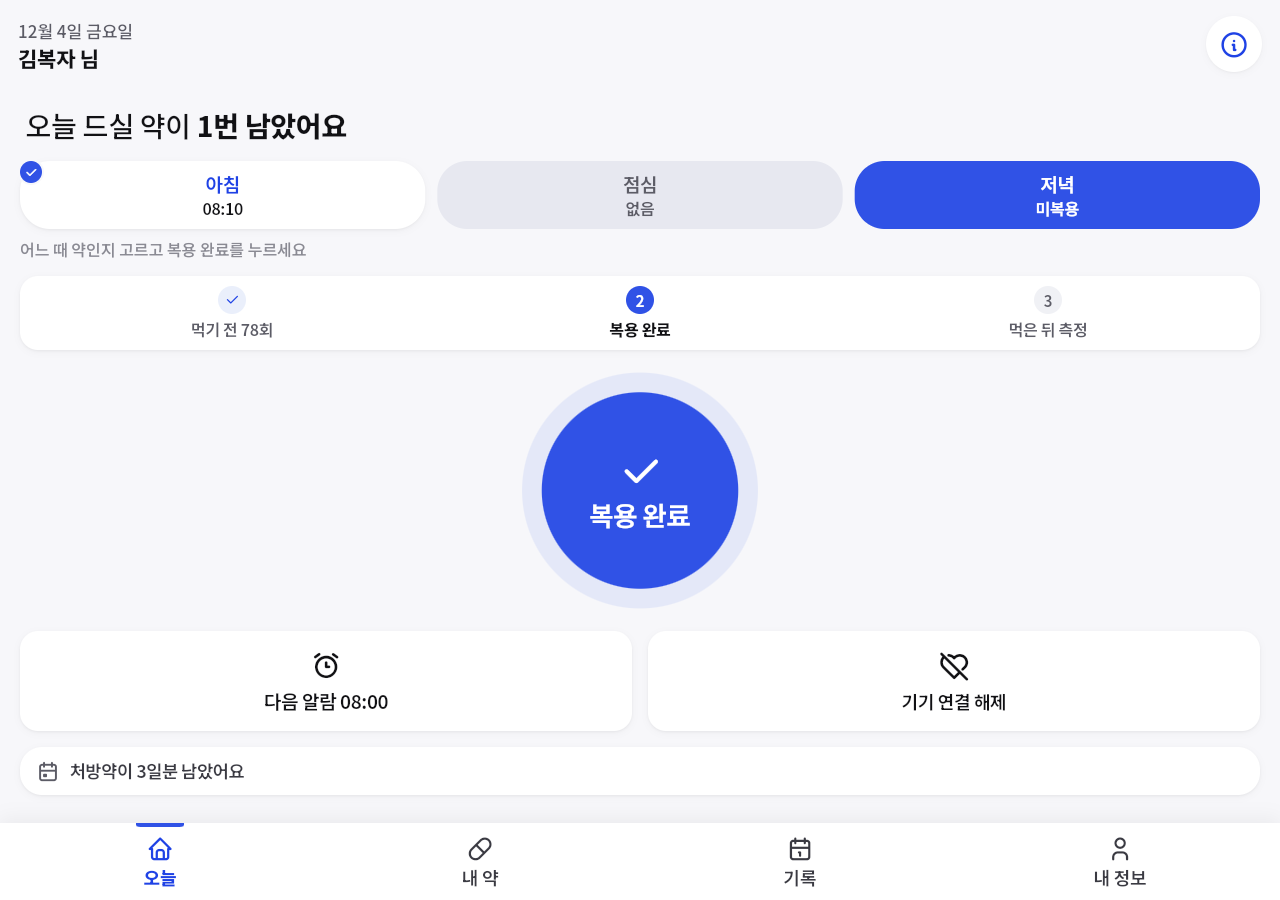
<file: previews/alkong/index.html>
<!DOCTYPE html>
<meta charset="utf-8">
<html>
<head>
  <!--
    If you are serving your web app in a path other than the root, change the
    href value below to reflect the base path you are serving from.

    The path provided below has to start and end with a slash "/" in order for
    it to work correctly.

    For more details:
    * https://developer.mozilla.org/en-US/docs/Web/HTML/Element/base

    This is a placeholder for base href that will be replaced by the value of
    the `--base-href` argument provided to `flutter build`.
  -->
  <base href="./">

  <meta charset="UTF-8">
  <meta content="IE=Edge" http-equiv="X-UA-Compatible">
  <meta name="description" content="A new Flutter project.">

  <!-- iOS meta tags & icons -->
  <meta name="mobile-web-app-capable" content="yes">
  <meta name="apple-mobile-web-app-status-bar-style" content="black">
  <meta name="apple-mobile-web-app-title" content="alkong_yakong">
  <link rel="apple-touch-icon" href="icons/Icon-192.png">

  <!-- Favicon -->
  <link rel="icon" type="image/png" href="favicon.png"/>

  <title>alkong_yakong</title>
  <link rel="manifest" href="manifest.json">
</head>
<body>
  <!--
    You can customize the "flutter_bootstrap.js" script.
    This is useful to provide a custom configuration to the Flutter loader
    or to give the user feedback during the initialization process.

    For more details:
    * https://docs.flutter.dev/platform-integration/web/initialization
  -->
  <script src="flutter_bootstrap.js" async></script>
</body>
</html>
</file>
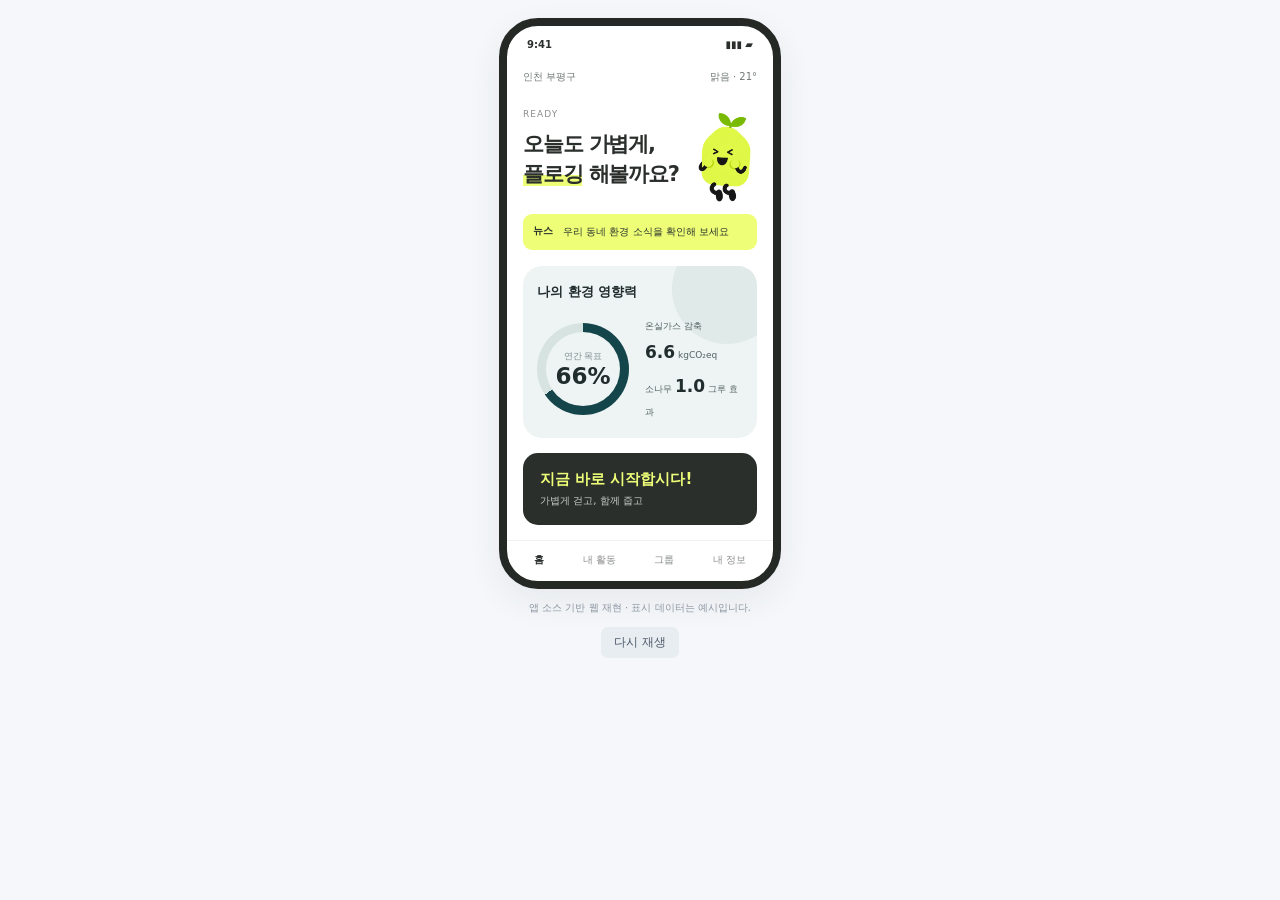
<file: mockups.html>
<!DOCTYPE html>
<meta charset="utf-8">
<html lang="ko"><head><meta charset="utf-8"><meta name="viewport" content="width=device-width,initial-scale=1"><title>앱 화면 동작 미리보기</title><link rel="stylesheet" href="mockups.css"></head>
<body><main class="stage"><div class="phone"><div class="status"><b>9:41</b><span>▮▮▮ ▰</span></div><div id="app"></div></div><p class="sample">앱 소스 기반 웹 재현 · 표시 데이터는 예시입니다.</p><button class="replay" type="button">다시 재생</button></main><script src="mockups.js"></script></body></html>
</file>
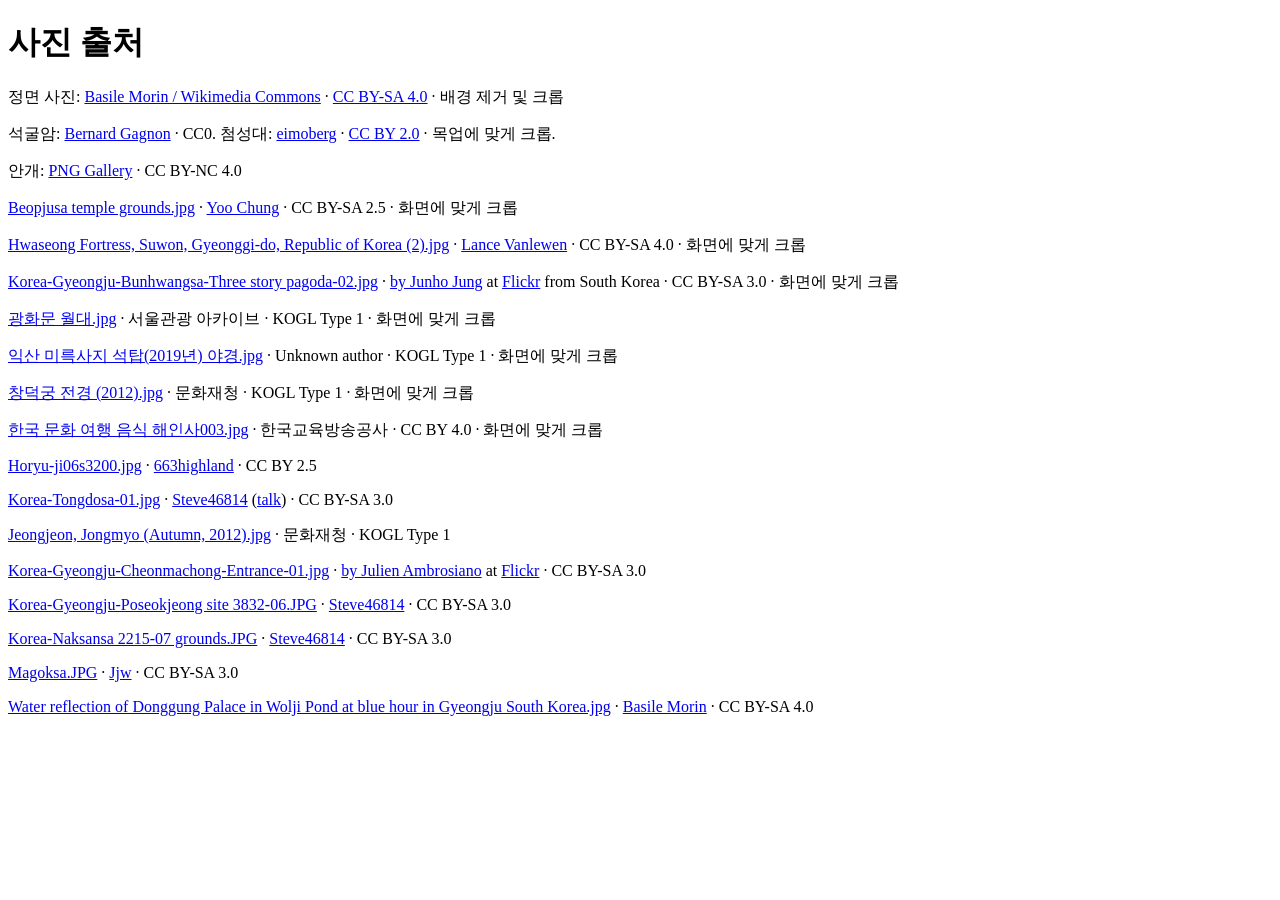
<file: projects/cheonha-credits.html>
<!DOCTYPE html>
<meta charset="utf-8">
<meta charset="utf-8"><title>사진 출처</title><h1>사진 출처</h1><p class="photo-credit">정면 사진: <a href="https://commons.wikimedia.org/wiki/File:Bulguksa_temple_entrance_gate_stairs_flower_bed_and_blue_sky_in_Gyeongju_South_Korea.jpg">Basile Morin / Wikimedia Commons</a> · <a href="https://creativecommons.org/licenses/by-sa/4.0/">CC BY-SA 4.0</a> · 배경 제거 및 크롭</p><p class="photo-credit">석굴암: <a href="https://commons.wikimedia.org/wiki/File:Seokguram_Grotto_03.jpg">Bernard Gagnon</a> · CC0. 첨성대: <a href="https://commons.wikimedia.org/wiki/File:Cheomseongadae.jpg">eimoberg</a> · <a href="https://creativecommons.org/licenses/by/2.0/">CC BY 2.0</a> · 목업에 맞게 크롭.</p><p>안개: <a href="https://pnggallery.com/fog/">PNG Gallery</a> · CC BY-NC 4.0</p><p><a href="https://commons.wikimedia.org/wiki/File%3ABeopjusa%20temple%20grounds.jpg">Beopjusa temple grounds.jpg</a> · <a href="//commons.wikimedia.org/wiki/User:YooChung" title="User:YooChung">Yoo Chung</a> · CC BY-SA 2.5 · 화면에 맞게 크롭</p><p><a href="https://commons.wikimedia.org/wiki/File%3AHwaseong%20Fortress%2C%20Suwon%2C%20Gyeonggi-do%2C%20Republic%20of%20Korea%20%282%29.jpg">Hwaseong Fortress, Suwon, Gyeonggi-do, Republic of Korea (2).jpg</a> · <a href="//commons.wikimedia.org/w/index.php?title=User:Vanlewen&amp;action=edit&amp;redlink=1" class="new" title="User:Vanlewen (page does not exist)">Lance Vanlewen</a> · CC BY-SA 4.0 · 화면에 맞게 크롭</p><p><a href="https://commons.wikimedia.org/wiki/File%3AKorea-Gyeongju-Bunhwangsa-Three%20story%20pagoda-02.jpg">Korea-Gyeongju-Bunhwangsa-Three story pagoda-02.jpg</a> · <a rel="nofollow" class="external text" href="https://www.flickr.com/photos/phploveme/">by Junho Jung</a> at <a href="//commons.wikimedia.org/wiki/Flickr" class="mw-redirect" title="Flickr">Flickr</a> from South Korea · CC BY-SA 3.0 · 화면에 맞게 크롭</p><p><a href="https://commons.wikimedia.org/wiki/File%3A%EA%B4%91%ED%99%94%EB%AC%B8%20%EC%9B%94%EB%8C%80.jpg">광화문 월대.jpg</a> · 서울관광 아카이브 · KOGL Type 1 · 화면에 맞게 크롭</p><p><a href="https://commons.wikimedia.org/wiki/File%3A%EC%9D%B5%EC%82%B0%20%EB%AF%B8%EB%A5%B5%EC%82%AC%EC%A7%80%20%EC%84%9D%ED%83%91%282019%EB%85%84%29%20%EC%95%BC%EA%B2%BD.jpg">익산 미륵사지 석탑(2019년) 야경.jpg</a> · Unknown author<span style="display: none;">Unknown author</span> · KOGL Type 1 · 화면에 맞게 크롭</p><p><a href="https://commons.wikimedia.org/wiki/File%3A%EC%B0%BD%EB%8D%95%EA%B6%81%20%EC%A0%84%EA%B2%BD%20%282012%29.jpg">창덕궁 전경 (2012).jpg</a> · 문화재청 · KOGL Type 1 · 화면에 맞게 크롭</p><p><a href="https://commons.wikimedia.org/wiki/File%3A%ED%95%9C%EA%B5%AD%20%EB%AC%B8%ED%99%94%20%EC%97%AC%ED%96%89%20%EC%9D%8C%EC%8B%9D%20%ED%95%B4%EC%9D%B8%EC%82%AC003.jpg">한국 문화 여행 음식 해인사003.jpg</a> · 한국교육방송공사 · CC BY 4.0 · 화면에 맞게 크롭</p><p><a href="https://commons.wikimedia.org/wiki/File%3AHoryu-ji06s3200.jpg">Horyu-ji06s3200.jpg</a> · <a href="https://ja.wikipedia.org/wiki/user:663highland" class="extiw" title="ja:user:663highland">663highland</a> · CC BY 2.5</p><p><a href="https://commons.wikimedia.org/wiki/File%3AKorea-Tongdosa-01.jpg">Korea-Tongdosa-01.jpg</a> · <a href="https://en.wikipedia.org/wiki/User:Steve46814" class="extiw" title="en:User:Steve46814">Steve46814</a> (<a href="https://en.wikipedia.org/wiki/User_talk:Steve46814" class="extiw" title="en:User talk:Steve46814">talk</a>) · CC BY-SA 3.0</p><p><a href="https://commons.wikimedia.org/wiki/File%3AJeongjeon%2C%20Jongmyo%20%28Autumn%2C%202012%29.jpg">Jeongjeon, Jongmyo (Autumn, 2012).jpg</a> · 문화재청 · KOGL Type 1</p><p><a href="https://commons.wikimedia.org/wiki/File%3AKorea-Gyeongju-Cheonmachong-Entrance-01.jpg">Korea-Gyeongju-Cheonmachong-Entrance-01.jpg</a> · <a rel="nofollow" class="external text" href="https://www.flickr.com/photos/ambrosiano_julien/">by Julien Ambrosiano</a> at <a href="//commons.wikimedia.org/wiki/Flickr" class="mw-redirect" title="Flickr">Flickr</a> · CC BY-SA 3.0</p><p><a href="https://commons.wikimedia.org/wiki/File%3AKorea-Gyeongju-Poseokjeong%20site%203832-06.JPG">Korea-Gyeongju-Poseokjeong site 3832-06.JPG</a> · <a href="//commons.wikimedia.org/wiki/User:Steve46814" title="User:Steve46814">Steve46814</a> · CC BY-SA 3.0</p><p><a href="https://commons.wikimedia.org/wiki/File%3AKorea-Naksansa%202215-07%20grounds.JPG">Korea-Naksansa 2215-07 grounds.JPG</a> · <a href="//commons.wikimedia.org/wiki/User:Steve46814" title="User:Steve46814">Steve46814</a> · CC BY-SA 3.0</p><p><a href="https://commons.wikimedia.org/wiki/File%3AMagoksa.JPG">Magoksa.JPG</a> · <a href="//commons.wikimedia.org/wiki/User:Jjw" title="User:Jjw">Jjw</a> · CC BY-SA 3.0</p><p><a href="https://commons.wikimedia.org/wiki/File%3AWater%20reflection%20of%20Donggung%20Palace%20in%20Wolji%20Pond%20at%20blue%20hour%20in%20Gyeongju%20South%20Korea.jpg">Water reflection of Donggung Palace in Wolji Pond at blue hour in Gyeongju South Korea.jpg</a> · <a href="//commons.wikimedia.org/wiki/User:Basile_Morin" title="User:Basile Morin">Basile Morin</a> · CC BY-SA 4.0</p>
</file>
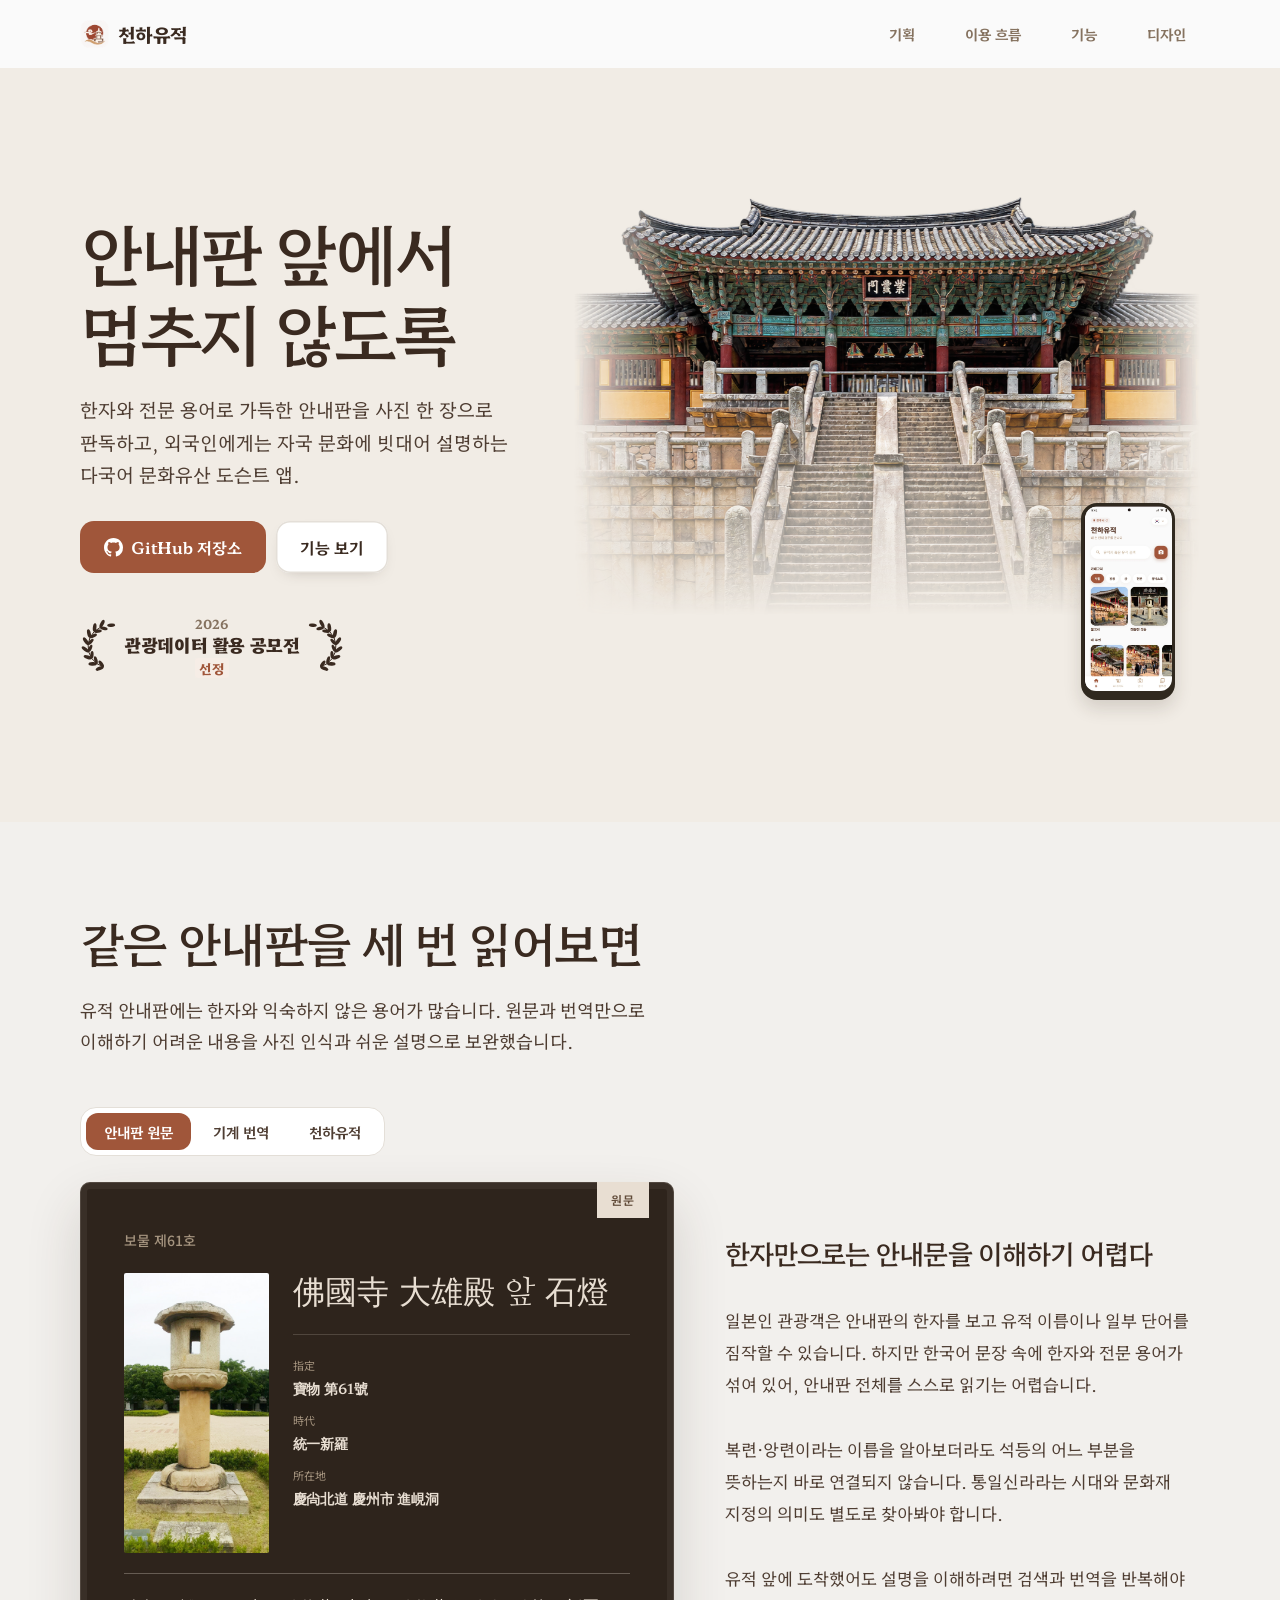
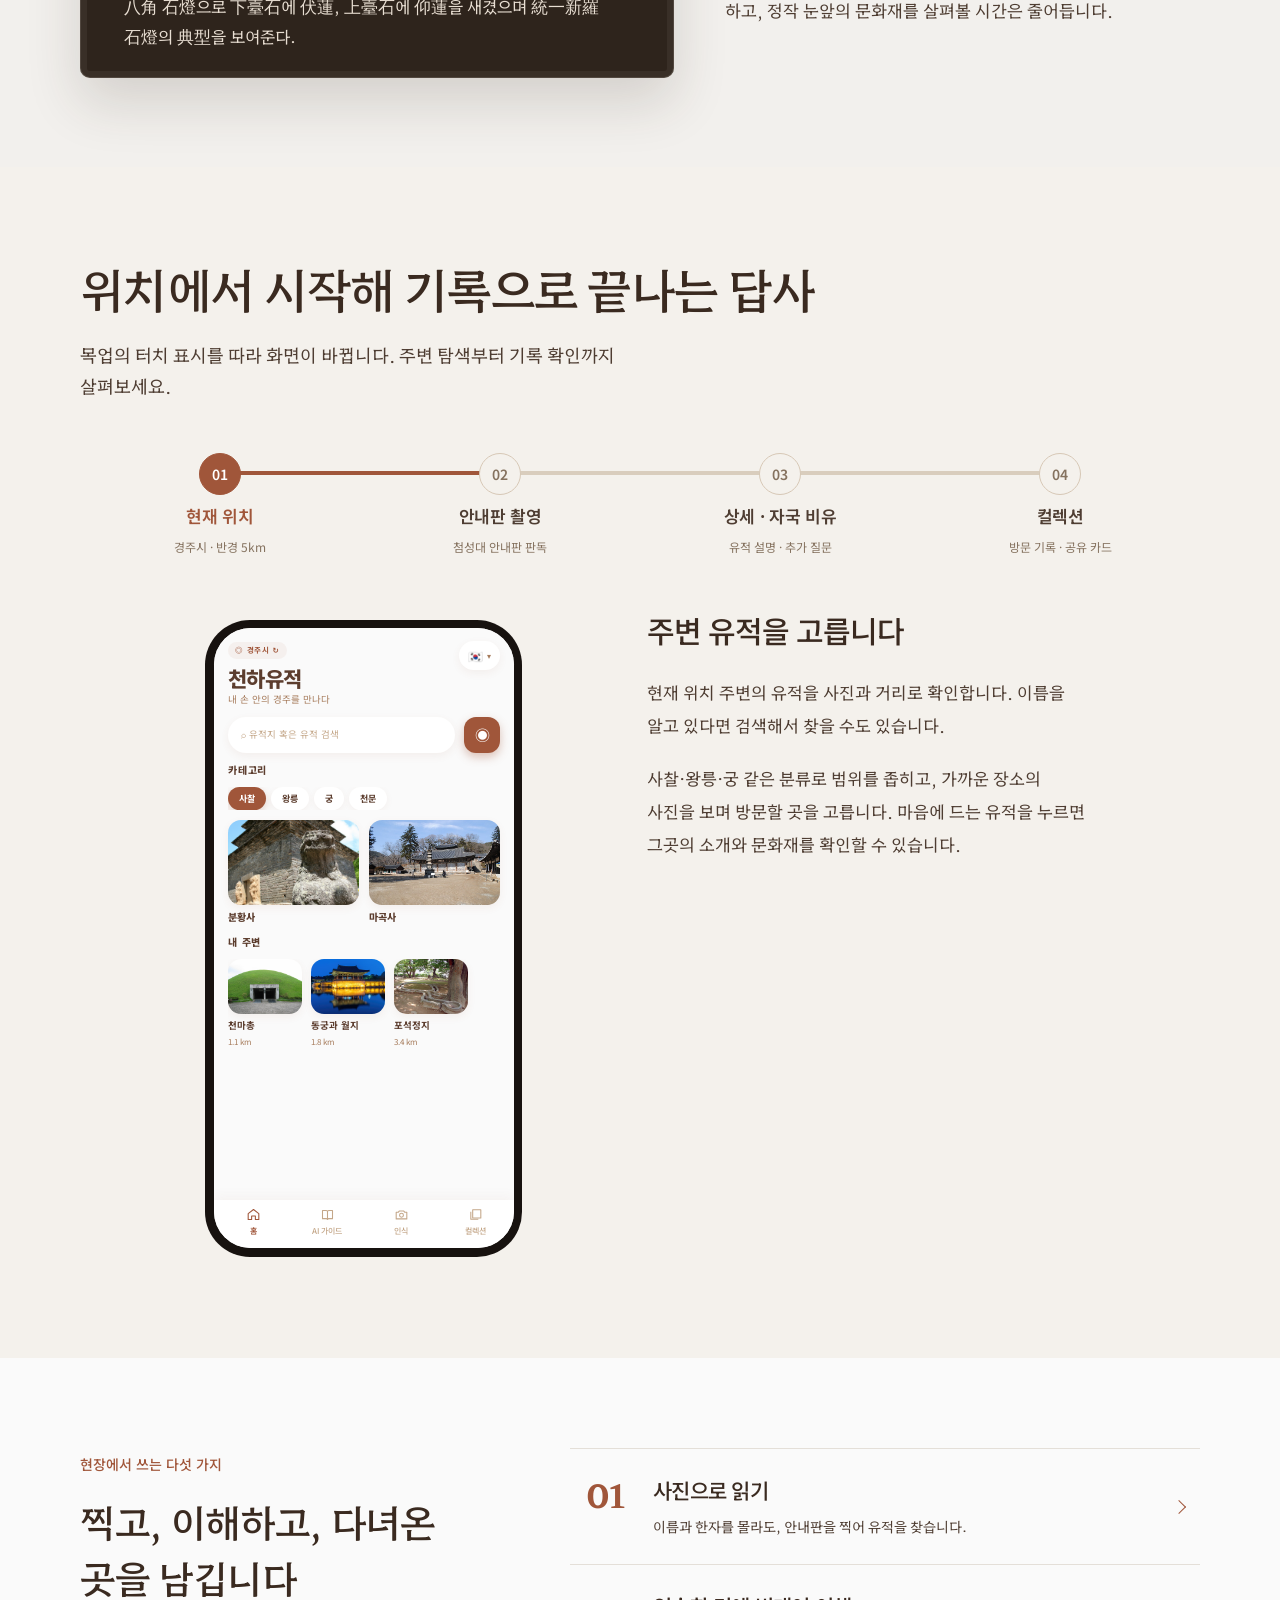
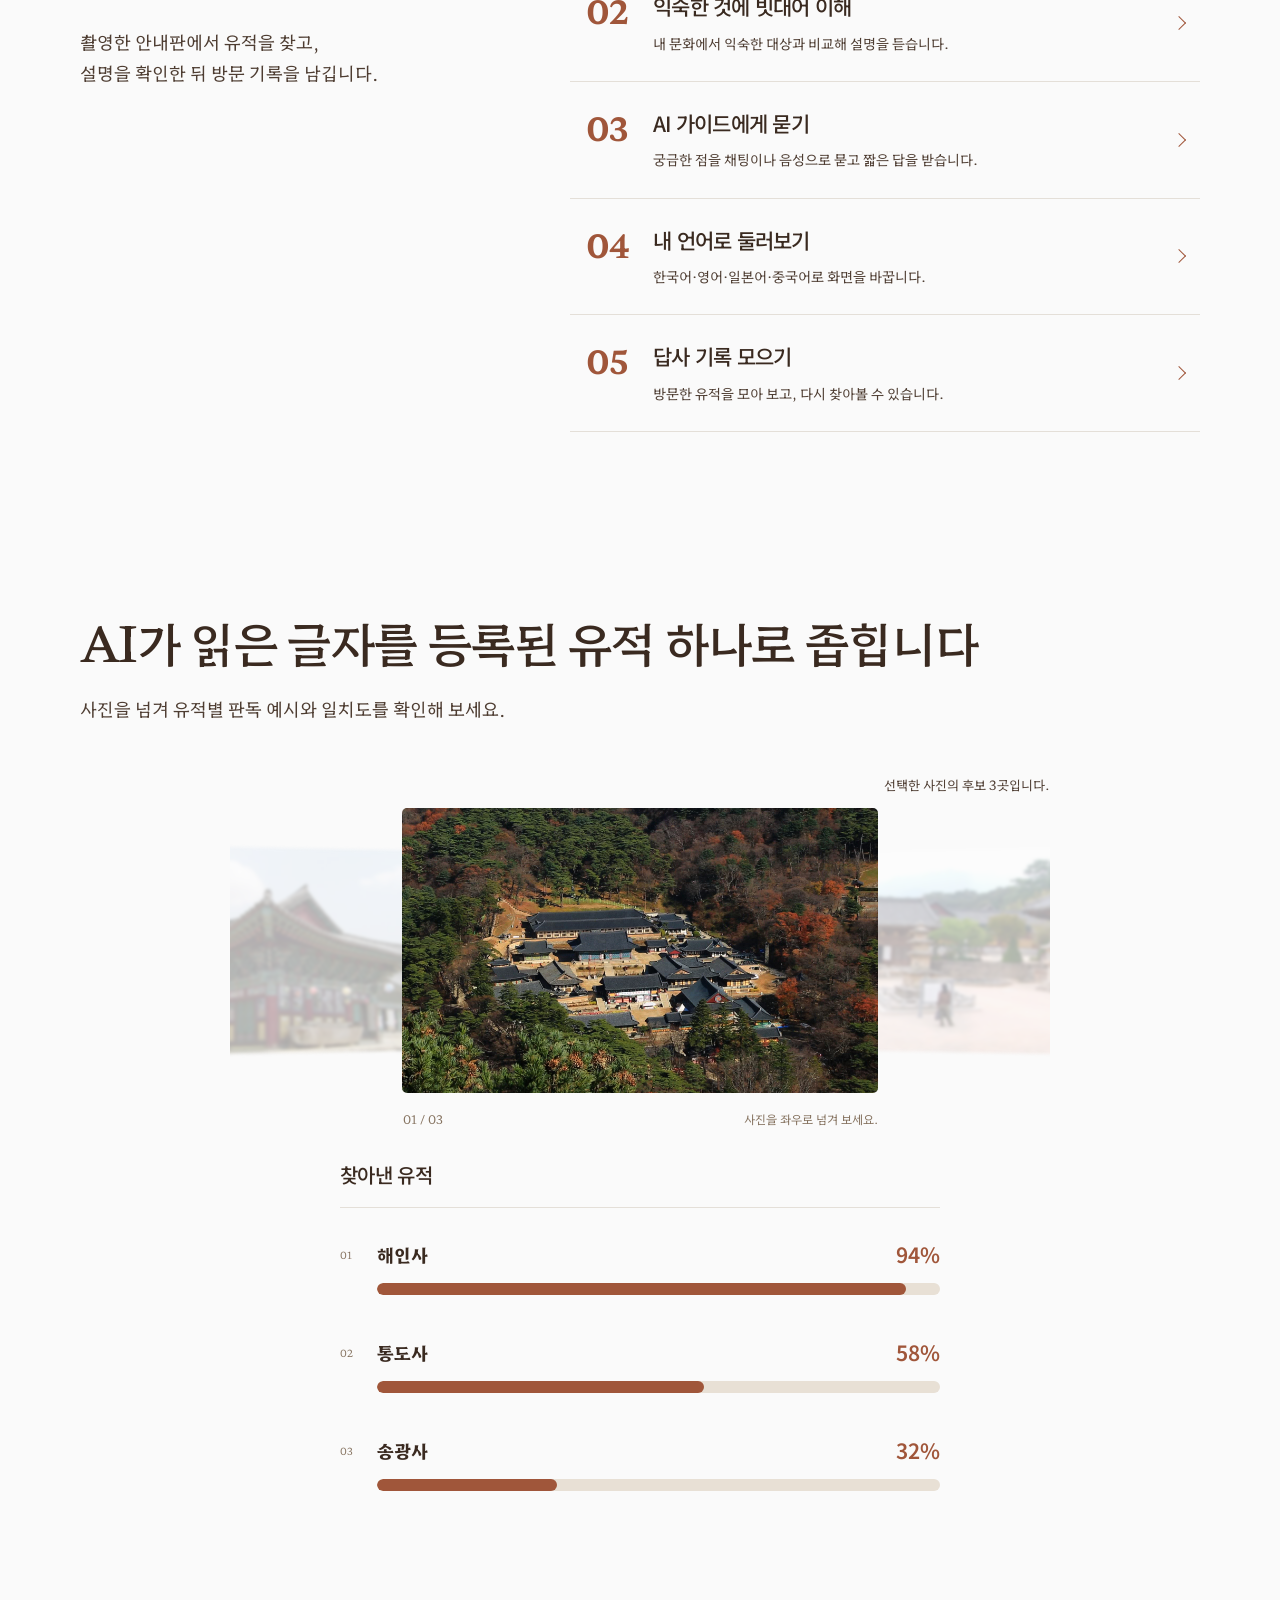
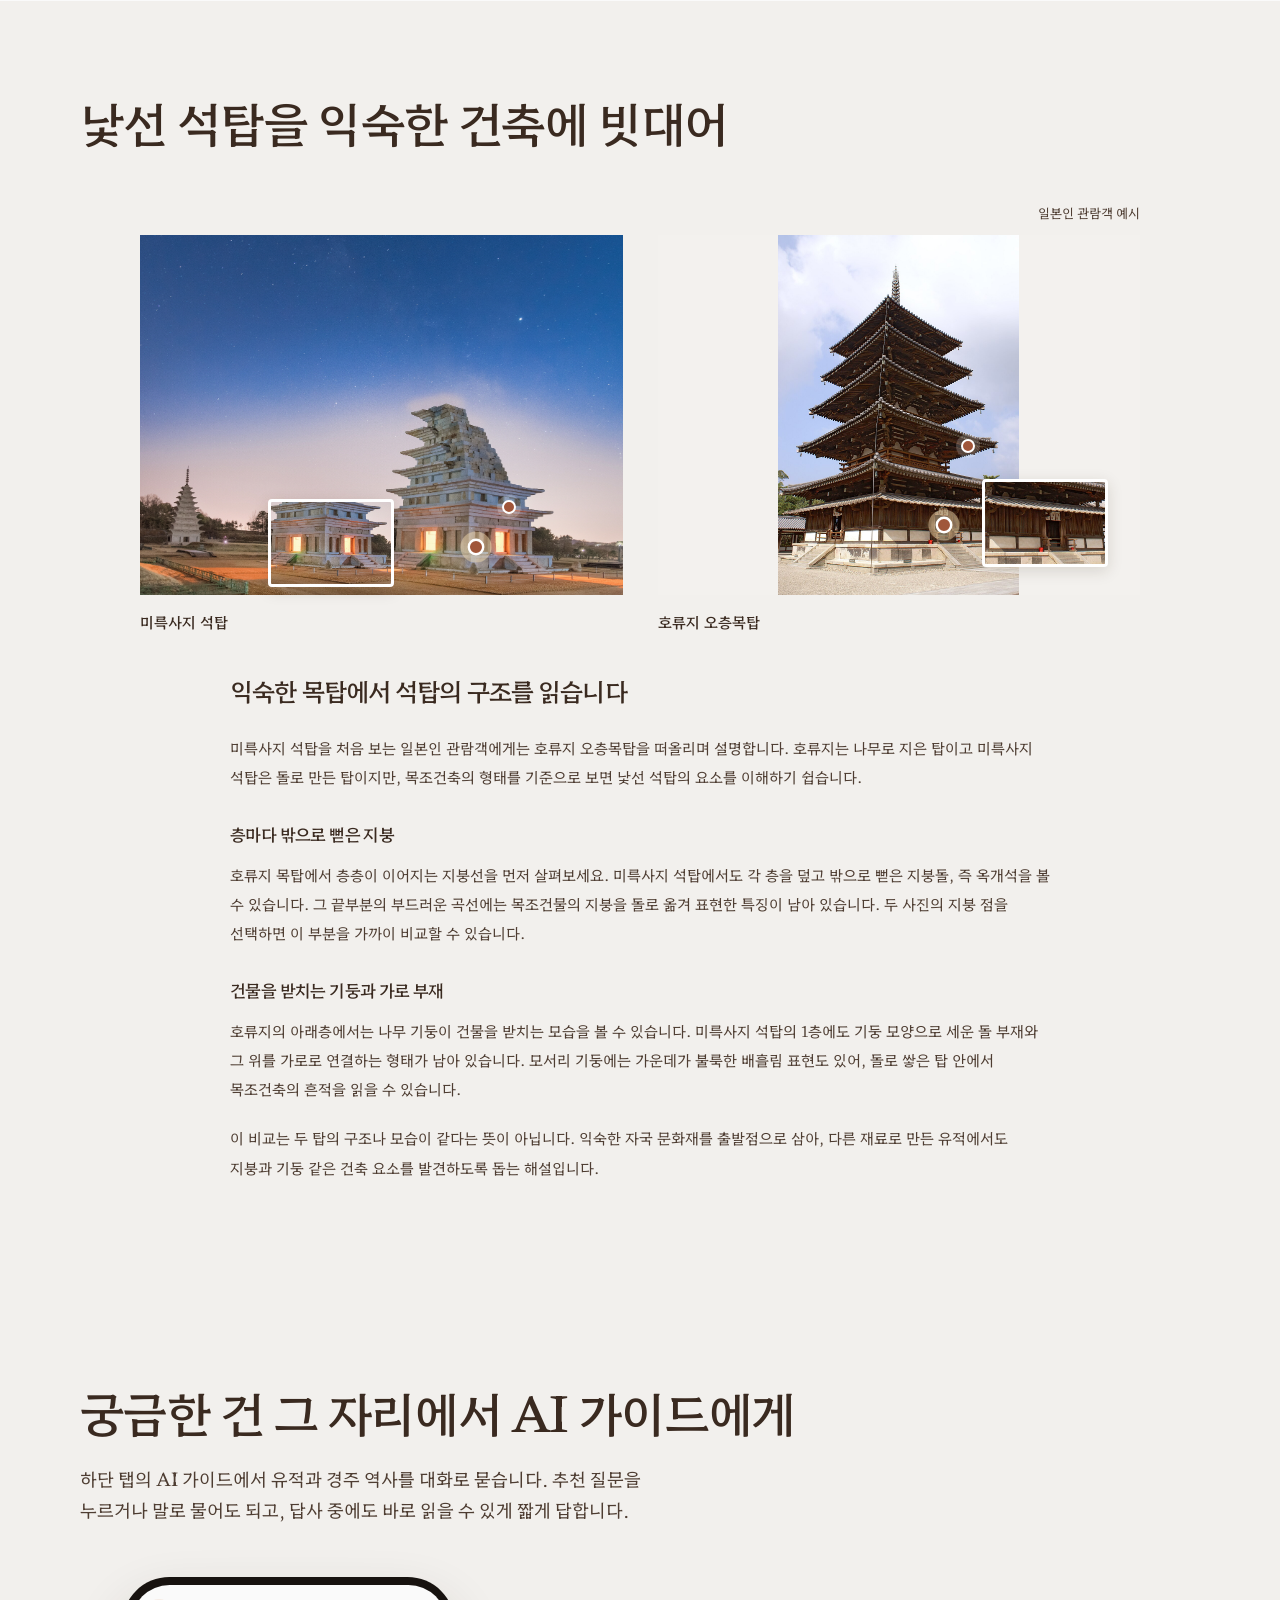
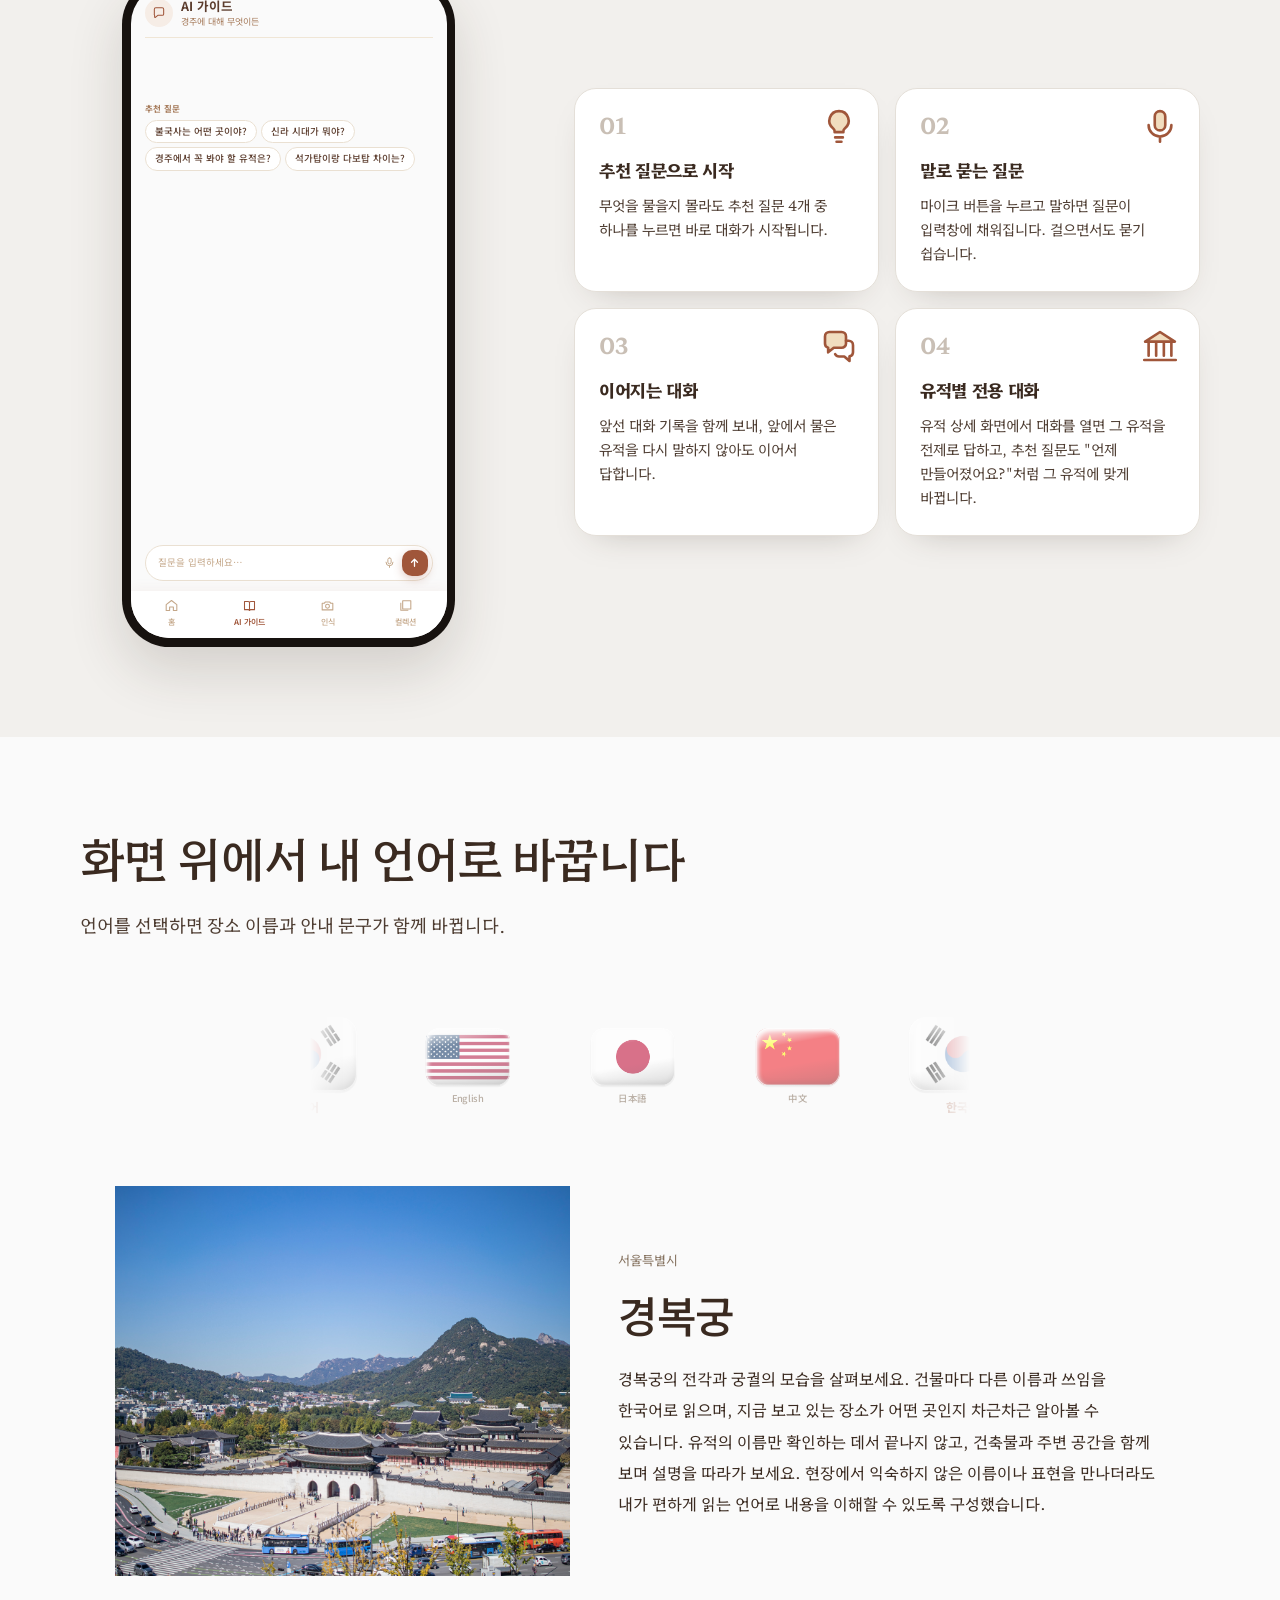
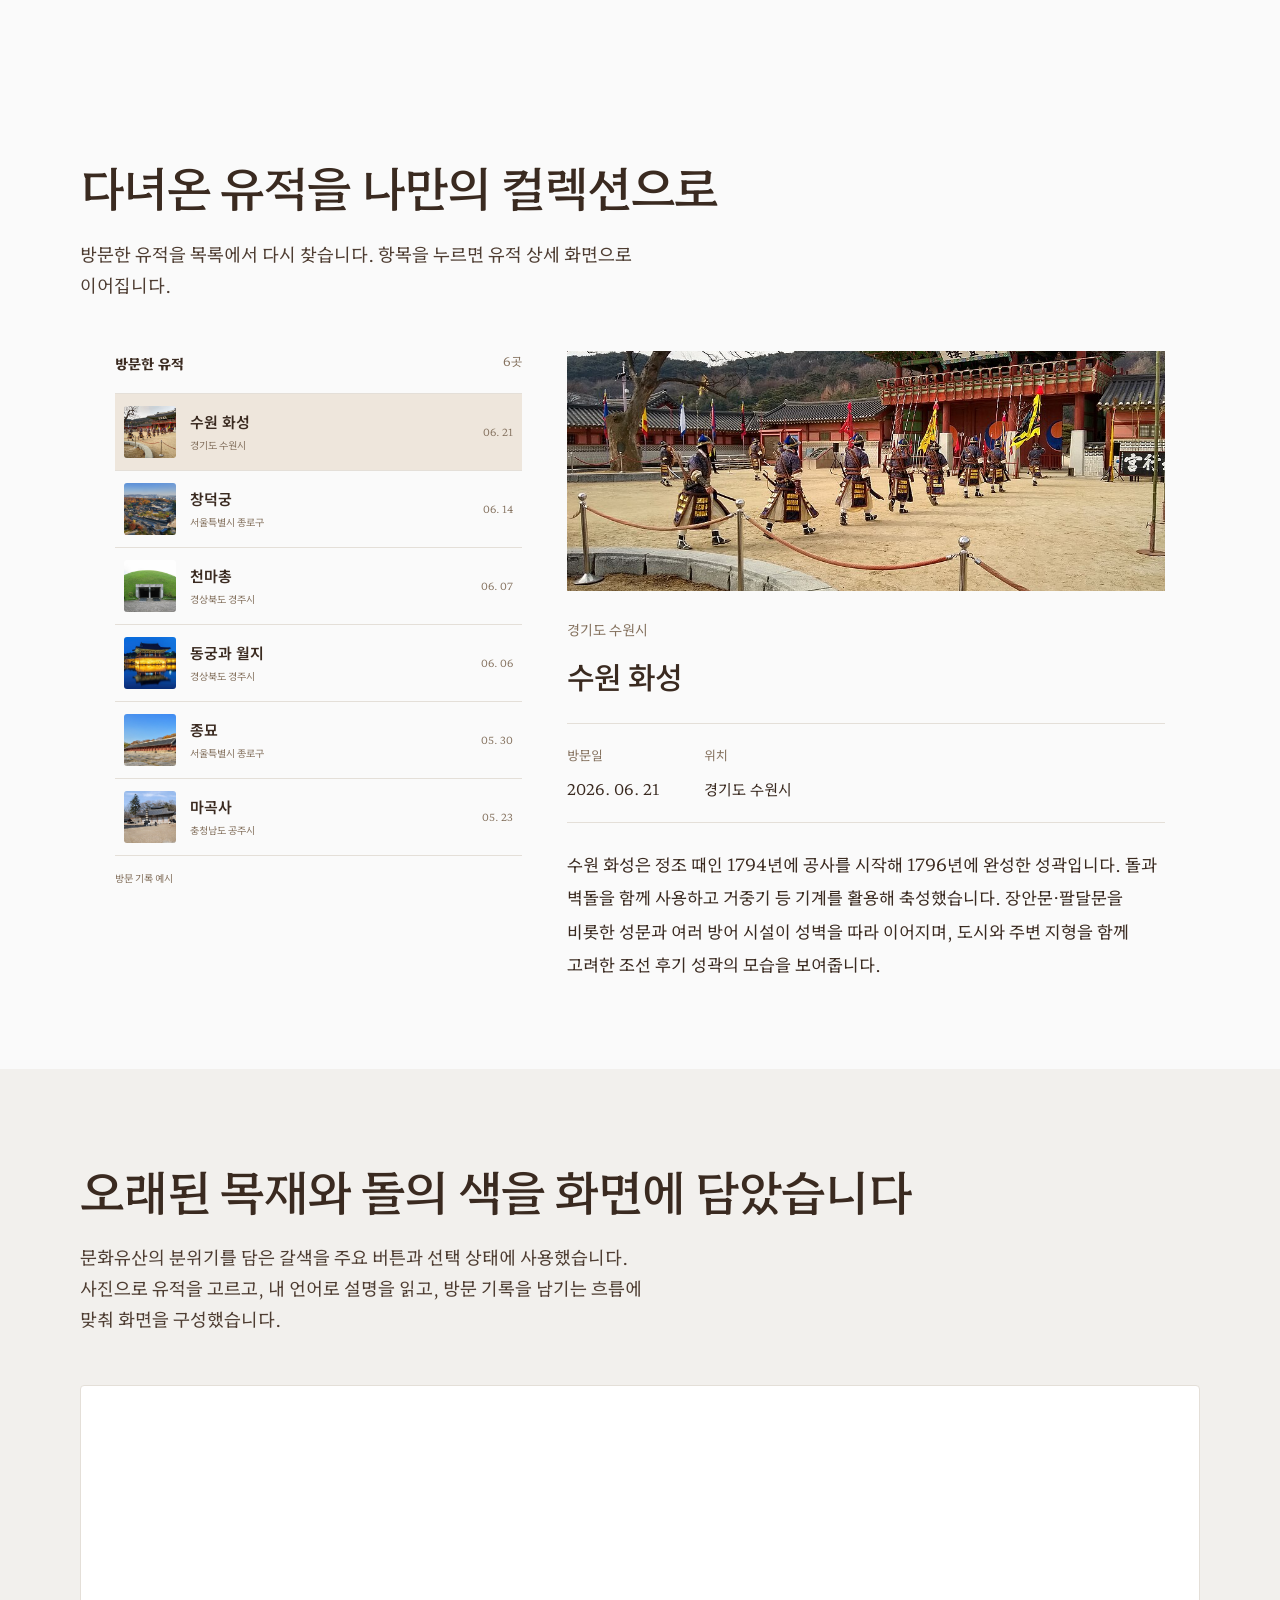
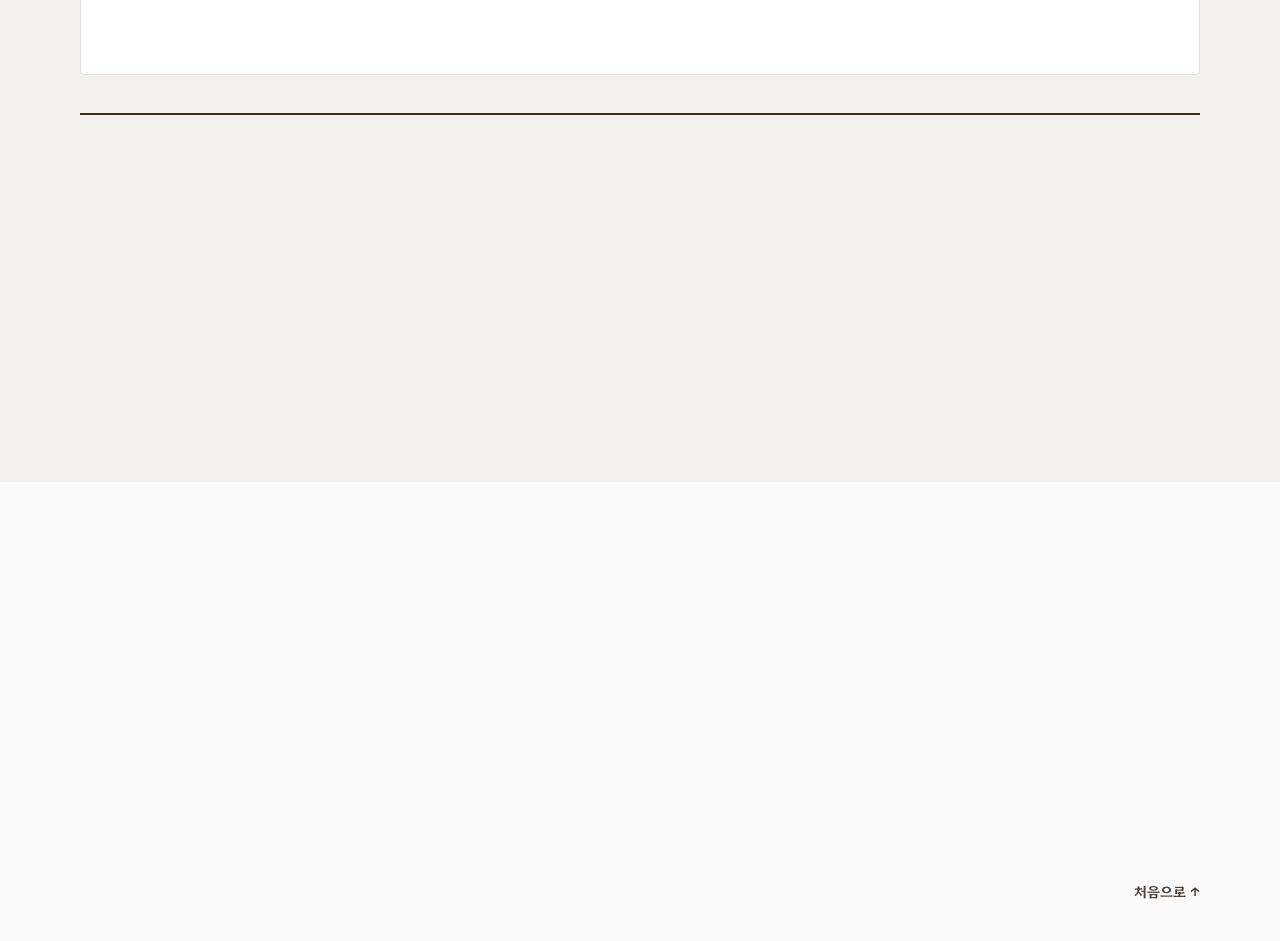
<file: projects/cheonha.html>
<!DOCTYPE html>
<meta charset="utf-8">
<html lang="ko">
<head><script>
/* 상세 페이지는 언제 열어도 맨 위(첫 화면)에서 시작한다.
   브라우저나 미리보기 창이 이전 스크롤 위치를 이어 붙이는 경우를 막고,
   사용자가 먼저 스크롤을 시작했다면 더는 끌어올리지 않는다. */
(function () {
  if ('scrollRestoration' in history) history.scrollRestoration = 'manual';
  var keepHash = location.hash && location.hash !== '#top';
  var userMoved = false;
  ['wheel', 'touchstart', 'keydown', 'mousedown'].forEach(function (t) {
    addEventListener(t, function () { userMoved = true; }, { passive: true, once: true });
  });
  /* 부드러운 스크롤 설정이 있어도 '올라가는 모습'이 보이지 않게 즉시 이동 */
  function toTop() {
    if (keepHash || userMoved || window.scrollY === 0) return;
    var de = document.documentElement, prev = de.style.scrollBehavior;
    de.style.scrollBehavior = 'auto';
    window.scrollTo({ top: 0, left: 0, behavior: 'instant' });
    de.style.scrollBehavior = prev;
  }
  toTop();
  addEventListener('DOMContentLoaded', toTop);
  addEventListener('load', function () { toTop(); setTimeout(toTop, 80); setTimeout(toTop, 400); });
  addEventListener('pageshow', toTop);
})();
</script>

<meta charset="utf-8">
<meta name="viewport" content="width=device-width,initial-scale=1,viewport-fit=cover">
<title>천하유적</title>
<style>:root{color-scheme:light;box-sizing:border-box;padding-top:env(safe-area-inset-top,0px);padding-bottom:env(safe-area-inset-bottom,0px)}html{scroll-padding-top:env(safe-area-inset-top,0px)}body{margin:0;padding:0;font:14px -apple-system,BlinkMacSystemFont,sans-serif;background:#fff;color:#000}img{max-width:100%}[hidden]:not([hidden=until-found i]){display:none!important}</style>
<meta name="claude:viewport-fit-sides" content="cover">
<meta name="description" content="안내판 사진 한 장을 AI가 판독해 유적을 식별하는 다국어 문화유산 도슨트 앱, 천하유적">
<link rel="stylesheet" href="../assets/fonts/app/common-fonts.css">
<style>
/* 레이아웃: 안내판을 읽어 내려가듯 한 화면에 한 가지씩. 돌의 질감(차가운 회백)이 바탕이고
   단청 적갈색은 'AI가 읽어낸 것'에만 쓴다. 판독 결과·좌표·점수는 전부 고정폭 글꼴로 둔다. */
:root {
  --bg: #FAFAFA;
  --surface: #FFFFFF;
  --soft: #F2F0ED;
  --line: #E4DFD8;
  --ink: #3A2A20;
  --ink-2: #6E5B4E;
  --ink-3: #9C8B7E;
  --dim: #C9BFB5;
  --accent: #A0563A;
  --accent-2: #D4A574;
  --accent-soft: #F6EDE6;
  --band: #241A14;
  --band-fg: #F4F0EB;
  --band-2: #A4968B;
  --good: #6B8E5A;
  --bad: #B85C50;
  --shadow: 0 24px 54px rgba(58, 42, 32, .16);
  --nav-bg: rgba(250, 250, 250, .88);
  --font: "Noto Sans KR", "Apple SD Gothic Neo", system-ui, sans-serif;
  --mono: "IBM Plex Mono", ui-monospace, SFMono-Regular, Menlo, monospace;
  --serif: "Nanum Myeongjo", "Apple SD Gothic Neo", serif;
  --stone: #2E241C;
  --stone-fg: #E8DED2;
  --stone-2: #A5947F;
}
@media (prefers-color-scheme: dark) {
  :root:not([data-theme="light"]) {
    --bg: #17120F; --surface: #1F1813; --soft: #251D18; --line: #3A2E26;
    --ink: #F2ECE6; --ink-2: #C3B4A8; --ink-3: #93847A; --dim: #4E4038;
    --accent: #D98B64; --accent-2: #E0B98C; --accent-soft: #2E211A;
    --band: #0F0B09; --band-fg: #F2ECE6; --band-2: #9C8E83;
    --stone: #241C16; --stone-fg: #E8DED2; --stone-2: #9C8B77;
    --shadow: 0 24px 54px rgba(0, 0, 0, .5);
    --nav-bg: rgba(23, 18, 15, .88);
    color-scheme: dark;
  }
}
:root[data-theme="dark"] {
  --bg: #17120F; --surface: #1F1813; --soft: #251D18; --line: #3A2E26;
  --ink: #F2ECE6; --ink-2: #C3B4A8; --ink-3: #93847A; --dim: #4E4038;
  --accent: #D98B64; --accent-2: #E0B98C; --accent-soft: #2E211A;
  --band: #0F0B09; --band-fg: #F2ECE6; --band-2: #9C8E83;
  --stone: #241C16; --stone-fg: #E8DED2; --stone-2: #9C8B77;
  --shadow: 0 24px 54px rgba(0, 0, 0, .5);
  --nav-bg: rgba(23, 18, 15, .88);
  color-scheme: dark;
}

html { scroll-padding-top: 76px; }
@media (prefers-reduced-motion: no-preference) { html { scroll-behavior: smooth; } }
body {
  background: var(--bg); color: var(--ink);
  font-family: var(--font); font-size: 17px; line-height: 1.72;
  word-break: keep-all; overflow-wrap: anywhere;
  -webkit-font-smoothing: antialiased;
}
body::before {
  content: ""; position: fixed; inset: 0 0 auto; height: env(safe-area-inset-top, 0px);
  z-index: 30; background: var(--bg);
}
h1, h2, h3, h4, p, ul, ol, dl, dd, figure, blockquote { margin: 0; }
ul, ol { padding: 0; list-style: none; }
h1, h2, h3, h4 { text-wrap: balance; font-weight: 600; letter-spacing: -0.035em; }
img { display: block; max-width: 100%; }
a { color: inherit; }
:focus-visible { outline: 3px solid var(--accent); outline-offset: 3px; border-radius: 8px; }

.wrap {
  max-width: 1120px; margin-inline: auto;
  padding-left: max(20px, env(safe-area-inset-left, 0px));
  padding-right: max(20px, env(safe-area-inset-right, 0px));
}
.section { padding-block: clamp(56px, 7vw, 104px); }
h2 { font-size: clamp(29px, 4vw, 48px); line-height: 1.26; }
h3 { font-size: clamp(21px, 2.3vw, 29px); line-height: 1.34; }
.body { color: var(--ink-2); max-width: 32em; font-size: clamp(16px, 1.5vw, 18px); }
.sec-head { margin-bottom: clamp(32px, 4vw, 54px); }
.sec-head .body { margin-top: 18px; }
mark { background: var(--accent-soft); color: var(--accent); padding: 0 .18em; border-radius: .14em; -webkit-box-decoration-break: clone; box-decoration-break: clone; }
.mono { font-family: var(--mono); font-variant-numeric: tabular-nums; }

/* 내비게이션 */
.nav { position: sticky; top: env(safe-area-inset-top, 0px); z-index: 25; background: var(--nav-bg);
  -webkit-backdrop-filter: saturate(1.3) blur(14px); backdrop-filter: saturate(1.3) blur(14px); transition: box-shadow .3s; }
.nav.scrolled { box-shadow: 0 1px 0 var(--line); }
.nav-inner { display: flex; align-items: center; gap: 24px; min-height: 68px; }
.brand { display: inline-flex; align-items: center; gap: 10px; font-weight: 600; font-size: 19px; text-decoration: none; letter-spacing: -0.02em; }
.brand img { width: 34px; height: 34px; border-radius: 10px; box-shadow: 0 2px 6px rgba(58, 42, 32, .12); }
.nav-links { display: flex; gap: 22px; margin-left: auto; font-size: 14.5px; font-weight: 600; color: var(--ink-3); }
.nav-links a { text-decoration: none; transition: color .25s; }
.nav-links a:hover, .nav-links a.on { color: var(--ink); }
@media (max-width: 720px) { .nav-links { display: none; } }

/* 히어로 */
.hero { padding-block: clamp(44px, 6vw, 84px) clamp(48px, 6vw, 92px); overflow: hidden; }
.hero-grid { display: grid; grid-template-columns: minmax(0, 1.05fr) minmax(0, .95fr); gap: clamp(32px, 5vw, 64px); align-items: center; }
.hero-mark { width: 56px; height: 56px; border-radius: 17px; margin-bottom: 20px; box-shadow: 0 8px 20px rgba(58, 42, 32, .14); }
.hero h1 { font-size: clamp(36px, 5.6vw, 68px); line-height: 1.18; letter-spacing: -0.045em; }
.hero .lead { margin-top: 22px; font-size: clamp(16.5px, 1.6vw, 19px); color: var(--ink-2); max-width: 26em; }
.role-row { display: flex; flex-wrap: wrap; gap: 8px; margin-top: 30px; }
.role-row li { display: inline-flex; align-items: center; gap: 7px; padding: 8px 14px; border-radius: 11px; background: var(--soft); font-size: 14.5px; font-weight: 600; color: var(--ink-2); }
.role-row li.lead-role { background: var(--accent); color: #fff; }

/* 안내판 → 판독 (히어로 연출) */
.slab-stage { display: grid; gap: 16px; justify-items: center; }
.slab {
  position: relative; width: min(100%, 420px); aspect-ratio: 4 / 3; overflow: hidden;
  border-radius: 20px; background: #6B6660; box-shadow: var(--shadow);
}
.slab img { width: 100%; height: 100%; object-fit: cover; }
.scanline { position: absolute; inset: 0 0 auto; height: 44%; pointer-events: none;
  background: linear-gradient(to bottom, rgba(160, 86, 58, 0) 0%, rgba(160, 86, 58, .22) 72%, rgba(212, 165, 116, .9) 100%); }
@media (prefers-reduced-motion: no-preference) { .scanline { animation: scan 3.6s cubic-bezier(.5, 0, .5, 1) infinite; } }
@keyframes scan { 0%, 8% { transform: translateY(-110%); } 50% { transform: translateY(128%); } 92%, 100% { transform: translateY(-110%); } }
.slab-corner { position: absolute; width: 26px; height: 26px; border: 0 solid var(--accent-2); }
.slab-corner.tl { top: 14px; left: 14px; border-top-width: 3px; border-left-width: 3px; border-top-left-radius: 6px; }
.slab-corner.tr { top: 14px; right: 14px; border-top-width: 3px; border-right-width: 3px; border-top-right-radius: 6px; }
.slab-corner.bl { bottom: 14px; left: 14px; border-bottom-width: 3px; border-left-width: 3px; border-bottom-left-radius: 6px; }
.slab-corner.br { bottom: 14px; right: 14px; border-bottom-width: 3px; border-right-width: 3px; border-bottom-right-radius: 6px; }
.readout { width: min(100%, 420px); background: var(--surface); border: 1px solid var(--line); border-radius: 18px; padding: 16px 18px; }
.readout .rtag { font-family: var(--mono); font-size: 11.5px; font-weight: 600; letter-spacing: .1em; color: var(--ink-3); text-transform: uppercase; }
.readout p { margin-top: 7px; font-size: 15px; line-height: 1.6; }
.readout .hit { display: flex; align-items: center; gap: 9px; margin-top: 12px; padding-top: 12px; border-top: 1px solid var(--line); font-size: 14px; color: var(--ink-2); }
.readout .hit b { color: var(--ink); }
.readout .hit .sc { margin-left: auto; font-family: var(--mono); font-weight: 600; color: var(--accent); }

/* 유물 카드식 기록 줄 */
.record { display: grid; grid-template-columns: repeat(5, minmax(0, 1fr)); gap: 0; margin-top: clamp(38px, 5vw, 60px); border-top: 1px solid var(--line); border-bottom: 1px solid var(--line); }
.record > div { padding: 18px 20px; border-left: 1px solid var(--line); min-width: 0; }
.record > div:first-child { border-left: 0; padding-left: 0; }
.record dt { font-family: var(--mono); font-size: 11px; font-weight: 600; letter-spacing: .14em; color: var(--ink-3); text-transform: uppercase; }
.record dd { margin-top: 5px; font-size: 15px; font-weight: 600; line-height: 1.5; letter-spacing: -0.015em; }
@media (max-width: 860px) {
  .record { grid-template-columns: repeat(2, minmax(0, 1fr)); }
  .record > div { border-left: 0; border-top: 1px solid var(--line); padding-inline: 0 16px; }
  .record > div:first-child, .record > div:nth-child(2) { border-top: 0; }
}

/* 문제 정의 — 같은 안내판을 세 번 읽기 */
.signboard { background: var(--soft); }
.sign-switch { display: inline-flex; flex-wrap: wrap; gap: 4px; padding: 5px; border-radius: 16px; background: var(--surface); border: 1px solid var(--line); }
.sign-switch button { padding: 10px 18px; border: 0; border-radius: 12px; background: none; color: var(--ink-2); font: 600 14.5px/1.2 var(--font); cursor: pointer; transition: background .25s, color .25s; }
.sign-switch button:hover { color: var(--ink); }
.sign-switch button[aria-selected="true"] { background: var(--accent); color: #fff; }
.sign-stage { display: grid; grid-template-columns: minmax(0, 1.25fr) minmax(0, 1fr); gap: clamp(24px, 4vw, 52px); align-items: center; margin-top: 26px; }
.plaque { margin: 0; }
.plate {
  position: relative; border-radius: 10px; padding: clamp(26px, 3.4vw, 42px) clamp(24px, 3.4vw, 44px);
  background: var(--stone); color: var(--stone-fg);
  box-shadow: inset 0 0 0 1px rgba(232, 222, 210, .14), inset 0 0 0 7px rgba(232, 222, 210, .06), var(--shadow);
  transition: background .5s ease, color .5s ease, box-shadow .5s ease;
}
.plate.app { background: var(--surface); color: var(--ink); box-shadow: inset 0 0 0 1px var(--line), inset 0 0 0 7px rgba(160, 86, 58, .06), var(--shadow); }
.plate-kicker { font-family: var(--mono); font-size: 11px; font-weight: 600; letter-spacing: .18em; text-transform: uppercase; color: var(--stone-2); transition: color .5s ease; }
.plate.app .plate-kicker { color: var(--accent); }
.plate-head { margin-top: 12px; font-family: var(--serif); font-size: clamp(27px, 3.4vw, 40px); font-weight: 600; line-height: 1.26; letter-spacing: .01em; }
.plate.app .plate-head { font-family: var(--font); font-weight: 600; letter-spacing: -0.035em; }
.plate-rows { display: grid; gap: 0; margin-top: 20px; padding-top: 18px; border-top: 1px solid rgba(232, 222, 210, .18); transition: border-color .5s ease; }
.plate.app .plate-rows { border-top-color: var(--line); }
.plate-rows > div { display: grid; grid-template-columns: 84px minmax(0, 1fr); gap: 14px; padding: 6px 0; font-size: 15px; }
.plate-rows dt { color: var(--stone-2); font-weight: 400; transition: color .5s ease; }
.plate.app .plate-rows dt { color: var(--ink-3); }
.plate-rows dd { font-weight: 600; letter-spacing: -0.01em; }
.plate-note { margin-top: 20px; padding-top: 18px; border-top: 1px solid rgba(232, 222, 210, .18); font-size: clamp(15px, 1.5vw, 16.5px); line-height: 1.8; color: var(--stone-fg); transition: border-color .5s ease, color .5s ease; }
.plate.app .plate-note { border-top-color: var(--line); color: var(--ink-2); }
.plate-stamp { position: absolute; right: clamp(20px, 3vw, 34px); top: clamp(22px, 3vw, 36px); display: grid; place-items: center; width: 42px; height: 42px; border-radius: 9px; border: 2px solid rgba(232, 222, 210, .3); color: var(--stone-2); font-family: var(--serif); font-size: 19px; font-weight: 600; transition: border-color .5s ease, color .5s ease, background .5s ease; }
.plate.app .plate-stamp { border-color: transparent; background: none; padding: 0; }
.plate-stamp img { width: 100%; height: 100%; border-radius: 9px; object-fit: contain; }
@media (prefers-reduced-motion: no-preference) {
  .plate-fade { animation: plateIn .5s cubic-bezier(.16, .85, .2, 1) both; }
}
@keyframes plateIn { from { opacity: 0; transform: translateY(8px); } }
.sign-read { display: grid; gap: 14px; align-content: center; }
.sign-read .who { font-family: var(--mono); font-size: 11.5px; font-weight: 600; letter-spacing: .14em; text-transform: uppercase; color: var(--accent); }
.sign-read h3 { font-size: clamp(21px, 2.3vw, 27px); }
.sign-read p { font-size: clamp(15.5px, 1.5vw, 17px); line-height: 1.75; color: var(--ink-2); }
.sign-read .gap { display: inline-flex; align-items: center; gap: 8px; padding: 9px 15px; border-radius: 12px; background: var(--surface); border: 1px solid var(--line); font-size: 14px; font-weight: 600; color: var(--ink-2); justify-self: start; }
.sign-read .gap i { width: 8px; height: 8px; border-radius: 50%; background: var(--bad); font-style: normal; }
.sign-read .gap.ok i { background: var(--good); }

/* 답사 동선 — 관람자가 정류장을 골라 하나씩 본다 (스크롤·자동 전환 없음) */
.route-sec { background: var(--soft); }
.route { position: relative; display: grid; grid-template-columns: repeat(4, minmax(0, 1fr)); margin-bottom: clamp(30px, 4vw, 48px); --p: 0; --seal: 62px; }
.route::before, .route-fill { content: ""; position: absolute; left: 12.5%; top: calc(var(--seal) / 2 - 1px); height: 0; border-top: 2px dashed var(--dim); }
.route::before { right: 12.5%; }
.route-fill { width: calc(75% * var(--p)); border-top: 2px solid var(--accent); }
@media (prefers-reduced-motion: no-preference) { .route-fill { transition: width .55s cubic-bezier(.16, .85, .2, 1); } }
.stop { position: relative; z-index: 1; display: grid; justify-items: center; align-content: start; gap: 6px; min-width: 0; padding: 0 6px 4px; border: 0; background: none; color: var(--ink-3); font: inherit; text-align: center; cursor: pointer; }
.stop .seal { display: grid; place-items: center; width: var(--seal); height: var(--seal); margin-bottom: 6px; border-radius: 12px; border: 2px solid var(--dim); background: var(--soft); font-family: var(--serif); font-size: calc(var(--seal) * .42); font-weight: 600; line-height: 1; color: var(--ink-3); transition: background .3s, border-color .3s, color .3s, transform .35s cubic-bezier(.16, .85, .2, 1), box-shadow .3s; }
.stop:hover .seal { border-color: var(--accent-2); color: var(--accent); }
.stop.passed .seal { border-color: var(--accent); color: var(--accent); }
.stop[aria-selected="true"] .seal { background: var(--accent); border-color: var(--accent); color: #fff; transform: rotate(-4deg); box-shadow: 0 8px 18px rgba(160, 86, 58, .28); }
.stop-no { font-family: var(--mono); font-size: 12px; font-weight: 600; letter-spacing: .08em; color: var(--ink-3); }
.stop-name { font-size: 16px; font-weight: 600; line-height: 1.35; letter-spacing: -0.02em; color: var(--ink-2); }
.stop[aria-selected="true"] .stop-name { color: var(--ink); }
.stop-sub { font-size: 13px; line-height: 1.45; color: var(--ink-3); }
.stop:focus-visible { outline: none; }
.stop:focus-visible .seal { outline: 3px solid var(--accent); outline-offset: 4px; }

.exhibit { display: grid; grid-template-columns: minmax(0, .9fr) minmax(0, 1.1fr); gap: clamp(28px, 4.4vw, 60px); align-items: center; }
.vitrine { position: relative; margin: 0; display: grid; justify-items: center; padding: clamp(30px, 4vw, 46px) 20px 0; border-radius: 6px; border: 1px solid var(--line); overflow: hidden;
  background: radial-gradient(90% 60% at 50% 0%, var(--surface) 0%, var(--bg) 82%); }
.vitrine::after { content: ""; position: absolute; inset: 0; pointer-events: none; background: linear-gradient(118deg, transparent 58%, rgba(255, 255, 255, .22) 63%, transparent 69%); }
@media (prefers-color-scheme: dark) { :root:not([data-theme="light"]) .vitrine::after { opacity: .3; } }
:root[data-theme="dark"] .vitrine::after { opacity: .3; }
.vitrine .phone { --pw: 264px; position: relative; z-index: 1; }
.plinth { position: relative; width: min(86%, 340px); margin-top: -1px; padding: 16px 16px 18px; border: 1px solid var(--line); border-bottom: 0; border-radius: 3px 3px 0 0; background: linear-gradient(var(--surface), var(--soft)); box-shadow: 0 -1px 0 var(--line); text-align: center; }
.plinth::before { content: ""; position: absolute; left: 50%; top: -9px; width: 66%; height: 12px; transform: translateX(-50%); border-radius: 50%; background: radial-gradient(closest-side, rgba(58, 42, 32, .22), transparent); }
.plinth span { display: inline-block; padding: 4px 12px; border-radius: 3px; background: var(--soft); border: 1px solid var(--line); font-family: var(--mono); font-size: 11.5px; color: var(--ink-3); }

.caption { position: relative; background: var(--surface); border: 1px solid var(--line); border-radius: 4px; padding: clamp(24px, 3vw, 38px); box-shadow: 0 16px 34px rgba(58, 42, 32, .06); }
.caption::before { content: ""; position: absolute; left: clamp(24px, 3vw, 38px); top: -1px; width: 44px; height: 3px; background: var(--accent); }
.caption h3 { font-family: var(--serif); font-weight: 600; letter-spacing: -0.01em; font-size: clamp(24px, 2.5vw, 31px); }
.cap-sub { margin-top: 6px; font-size: 15px; color: var(--ink-3); }
.cap-body { margin-top: 22px; display: grid; }
.cap-body > div { display: grid; grid-template-columns: 82px minmax(0, 1fr); gap: 16px; padding: 16px 0; border-top: 1px solid var(--line); }
.cap-body dt { padding-top: 2px; font-size: 13.5px; font-weight: 600; color: var(--ink-3); }
.bul { display: grid; gap: 8px; }
.bul li { position: relative; padding-left: 16px; font-size: 15.5px; line-height: 1.6; color: var(--ink-2); }
.bul li::before { content: ""; position: absolute; left: 0; top: .62em; width: 6px; height: 6px; border-radius: 1.5px; background: var(--accent-2); }
.cap-foot { display: flex; align-items: center; gap: 12px; padding-top: 16px; border-top: 1px solid var(--line); }
.cap-foot .mono { font-size: 12.5px; color: var(--ink-3); }
.cap-next { margin-left: auto; display: inline-flex; align-items: center; gap: 8px; padding: 9px 14px; border: 1px solid var(--line); border-radius: 999px; background: var(--bg); color: var(--ink); font: 600 14px/1.2 var(--font); cursor: pointer; transition: border-color .2s, color .2s; }
.cap-next:hover { border-color: var(--accent); color: var(--accent); }
@media (prefers-reduced-motion: no-preference) { .caption.fade { animation: plateIn .45s cubic-bezier(.16, .85, .2, 1) both; } }

/* 폰 목업 + 앱 화면 재현 — lib/features 위젯 구조를 그대로 옮김 */
.phone { --pw: 300px; width: var(--pw); max-width: 100%; padding: calc(var(--pw) * .028); background: #17120F; border-radius: calc(var(--pw) * .15); box-shadow: var(--shadow); }
.screens { position: relative; display: grid; border-radius: calc(var(--pw) * .122); overflow: hidden; background: #FAFAFA; aspect-ratio: 300 / 620; }
.screens > .scr { grid-area: 1 / 1; opacity: 0; visibility: hidden; transform: translateY(14px) scale(.98); transition: opacity .45s ease, transform .55s cubic-bezier(.16, .85, .2, 1), visibility 0s linear .55s; }
@media (prefers-reduced-motion: reduce) { .screens > .scr { transition: none; } }
.screens > .scr.on { opacity: 1; visibility: visible; transform: none; transition-delay: 0s; }
.screens > .err-shot { grid-area: 1 / 1; opacity: 1; transform: none; width: 100%; height: 100%; object-fit: cover; object-position: top center; }

/* 앱은 lightTheme 고정이라 기기 안은 항상 밝은 화면 */
.scr { display: flex; flex-direction: column; min-height: 0; background: #FAFAFA; color: #5C3D2E; font-size: 11px; line-height: 1.45; }
.scr-body { flex: 1; min-height: 0; padding: 13px 14px 0; display: flex; flex-direction: column; gap: 10px; overflow: hidden; }
.scr-nav { flex: none; display: grid; grid-template-columns: repeat(4, 1fr); padding: 7px 2px 11px; background: #fff; box-shadow: 0 -3px 12px rgba(160, 86, 58, .05); }
.scr-nav div { display: grid; justify-items: center; gap: 2px; font-size: 8px; font-weight: 500; color: #C4A789; }
.scr-nav div.on { color: #A0563A; font-weight: 600; }
.scr-nav i { font-style: normal; font-size: 14px; line-height: 1; }
.lbl { font-size: 10px; font-weight: 800; letter-spacing: .08em; color: #5C3D2E; }

/* 홈 */
.home-top { display: flex; align-items: flex-start; gap: 8px; }
.loc-pill { display: inline-flex; align-items: center; gap: 3px; padding: 3px 7px; border-radius: 999px; background: rgba(160, 86, 58, .06); color: #A0563A; font-size: 7.5px; font-weight: 700; letter-spacing: .1em; }
.app-title { margin-top: 8px; font-size: 21px; font-weight: 800; letter-spacing: -0.03em; line-height: 1.1; }
.app-sub { margin-top: 3px; font-size: 9.5px; color: #A67B5B; }
.lang-pill { flex: none; display: inline-flex; align-items: center; gap: 4px; padding: 6px 9px; border-radius: 999px; background: #fff; box-shadow: 0 3px 9px rgba(160, 86, 58, .07); font-size: 12px; }
.lang-pill em { font-style: normal; font-size: 8px; color: #A67B5B; }
.search-row { display: flex; align-items: center; gap: 9px; }
.search-field { flex: 1; min-width: 0; display: flex; align-items: center; gap: 6px; height: 36px; padding: 0 13px; border-radius: 999px; background: #fff; box-shadow: 0 3px 9px rgba(160, 86, 58, .07); color: #C4A789; font-size: 9.5px; }
.cam-btn { flex: none; display: grid; place-items: center; width: 36px; height: 36px; border-radius: 12px; background: #A0563A; color: #fff; font-size: 15px; box-shadow: 0 4px 10px rgba(160, 86, 58, .35); }
.cat-chips { display: flex; gap: 5px; overflow: hidden; }
.cat-chips span { flex: none; padding: 5px 11px; border-radius: 999px; background: #fff; box-shadow: 0 2px 7px rgba(160, 86, 58, .06); font-size: 9px; font-weight: 700; color: #5C3D2E; }
.cat-chips span.on { background: #A0563A; color: #fff; box-shadow: 0 3px 9px rgba(160, 86, 58, .25); }
.cat-grid { display: grid; grid-template-columns: 1fr 1fr; gap: 9px; }
.cat-card b { display: block; margin-top: 5px; font-size: 10px; font-weight: 800; letter-spacing: -0.02em; }
.cat-card i { display: block; height: 62px; border-radius: 13px; background: #EFE4D2 center / cover; box-shadow: 0 3px 9px rgba(160, 86, 58, .07); }
.near-row { display: flex; gap: 9px; overflow: hidden; }
.near-item { flex: none; width: 74px; }
.near-item i { display: block; width: 74px; height: 74px; border-radius: 13px; background: #EFE4D2 center / cover; box-shadow: 0 3px 9px rgba(160, 86, 58, .07); }
.near-item b { display: block; margin-top: 5px; font-size: 9.5px; font-weight: 700; }
.near-item span { font-size: 8px; color: #A67B5B; }

/* 인식 */
.id-head { display: flex; align-items: center; gap: 9px; }
.id-head i { flex: none; display: grid; place-items: center; width: 28px; height: 28px; border-radius: 9px; background: #A0563A; color: #fff; font-size: 13px; font-style: normal; }
.id-head b { display: block; font-size: 13px; font-weight: 800; letter-spacing: -0.02em; }
.id-head span { font-size: 8px; color: #A67B5B; }
.id-prev { aspect-ratio: 4 / 3; border-radius: 13px; overflow: hidden; background: #fff; box-shadow: 0 3px 9px rgba(160, 86, 58, .07); }
.id-prev img { width: 100%; height: 100%; object-fit: cover; }
.pick-row { display: grid; grid-template-columns: 1fr 1fr; gap: 9px; }
.pick { display: flex; align-items: center; justify-content: center; gap: 5px; padding: 8px; border-radius: 13px; background: #fff; box-shadow: 0 3px 9px rgba(160, 86, 58, .07); font-size: 10px; font-weight: 700; }
.pick em { font-style: normal; color: #A0563A; font-size: 11px; }
.analyze { display: grid; place-items: center; padding: 9px; border-radius: 13px; background: #A0563A; color: #fff; font-size: 11px; font-weight: 700; box-shadow: 0 4px 10px rgba(160, 86, 58, .3); }
.res-card { padding: 10px 12px; border-radius: 13px; background: #fff; box-shadow: 0 3px 9px rgba(160, 86, 58, .07); font-size: 9.5px; line-height: 1.6; }
.match-tile { display: flex; align-items: center; gap: 8px; padding: 10px 12px; border-radius: 13px; background: #fff; box-shadow: 0 3px 9px rgba(160, 86, 58, .07); font-size: 10px; font-weight: 700; }
.match-tile em { font-style: normal; color: #A0563A; font-size: 11px; }
.match-tile .sc { margin-left: auto; font-weight: 600; font-size: 9px; color: #A67B5B; }
.match-tile .ch { color: #C4A789; font-size: 10px; }
.err-text { font-size: 9.5px; line-height: 1.6; color: #B85C50; }

/* 문화재 상세 */
.dt-hero { flex: none; height: 36%; position: relative; }
.dt-hero img { width: 100%; height: 100%; object-fit: cover; }
.dt-hero .rnd { position: absolute; top: 10px; display: grid; place-items: center; width: 22px; height: 22px; border-radius: 50%; background: rgba(255, 255, 255, .9); font-size: 10px; color: #5C3D2E; }
.dt-hero .rnd.l { left: 10px; }
.dt-hero .rnd.r { right: 10px; }
.dt-body { flex: 1; min-height: 0; padding: 12px 14px 0; display: flex; flex-direction: column; gap: 8px; overflow: hidden; }
.dt-badge { align-self: flex-start; padding: 3px 8px; border-radius: 999px; background: rgba(160, 86, 58, .1); color: #A0563A; font-size: 7.5px; font-weight: 800; letter-spacing: .05em; }
.dt-name { font-size: 19px; font-weight: 800; letter-spacing: -0.03em; line-height: 1.15; }
.dt-meta { display: flex; align-items: center; gap: 5px; font-size: 9px; color: #A67B5B; font-weight: 500; }
.analogy { border-radius: 13px; border: 1px solid rgba(160, 86, 58, .15); background: rgba(160, 86, 58, .04); padding: 10px 11px; }
.ana-top { display: flex; align-items: center; gap: 6px; }
.ana-pill { display: inline-flex; align-items: center; gap: 3px; padding: 2px 7px; border-radius: 999px; background: #A0563A; color: #fff; font-size: 7px; font-weight: 800; letter-spacing: .06em; }
.ana-top .cty { margin-left: auto; font-size: 8px; font-weight: 600; color: #C4A789; }
.analogy h5 { margin: 7px 0 0; font-size: 11.5px; font-weight: 800; letter-spacing: -0.02em; line-height: 1.25; }
.analogy p { margin: 6px 0 0; font-size: 9px; line-height: 1.6; color: #5C3D2E; }
.ana-foot { display: flex; align-items: center; gap: 4px; margin-top: 7px; font-size: 7.5px; font-weight: 500; color: rgba(160, 86, 58, .7); }
.fab { align-self: flex-end; display: inline-flex; align-items: center; gap: 5px; margin-top: auto; margin-bottom: 12px; padding: 8px 13px; border-radius: 999px; background: #A0563A; color: #fff; font-size: 9.5px; font-weight: 700; box-shadow: 0 5px 14px rgba(160, 86, 58, .35); }

/* 컬렉션 */
.coll-title { font-size: 19px; font-weight: 800; letter-spacing: -0.03em; }
.coll-row { display: flex; align-items: center; gap: 9px; padding: 7px; border-radius: 12px; background: #fff; box-shadow: 0 3px 9px rgba(160, 86, 58, .06); }
.coll-row i { flex: none; width: 34px; height: 34px; border-radius: 10px; background: #EFE4D2 center / cover; font-style: normal; }
.coll-row b { font-size: 10px; font-weight: 700; }
.coll-row span { display: block; font-size: 8px; color: #A67B5B; }
.empty-box { border-radius: 13px; background: #fff; box-shadow: 0 3px 9px rgba(160, 86, 58, .06); padding: 14px; display: grid; justify-items: center; gap: 5px; text-align: center; }
.empty-box i { display: grid; place-items: center; width: 34px; height: 34px; border-radius: 50%; background: #EFE4D2; color: #C4A789; font-size: 14px; font-style: normal; }
.empty-box b { font-size: 9.5px; font-weight: 700; }
.empty-box span { font-size: 8px; color: #A67B5B; line-height: 1.5; }

/* 찾아낸 유적 — 왼쪽은 탁본(돌), 오른쪽은 대장(종이) */
.match-sec { background: var(--bg); }
.match-grid { display: grid; grid-template-columns: minmax(0, .95fr) minmax(0, 1.05fr); gap: clamp(22px, 3.2vw, 40px); align-items: start; }
.rubbing { border-radius: 10px; padding: clamp(22px, 2.8vw, 32px); background: var(--stone); color: var(--stone-fg);
  box-shadow: inset 0 0 0 1px rgba(232, 222, 210, .14), inset 0 0 0 7px rgba(232, 222, 210, .06), var(--shadow); }
.rub-title { font-family: var(--serif); font-size: 22px; font-weight: 600; letter-spacing: .01em; }
.rub-title small { margin-left: 8px; font-family: var(--mono); font-size: 12px; font-weight: 400; letter-spacing: .06em; color: var(--stone-2); }
.preset-row { display: flex; flex-wrap: wrap; gap: 7px; margin-top: 18px; }
.preset { padding: 8px 13px; border-radius: 6px; border: 1px solid rgba(232, 222, 210, .24); background: transparent; color: var(--stone-fg); font: 600 13.5px/1.2 var(--font); cursor: pointer; transition: background .2s, color .2s, border-color .2s; }
.preset:hover { border-color: var(--accent-2); }
.preset[aria-pressed="true"] { background: var(--accent-2); border-color: var(--accent-2); color: #241A14; }
.ocr-field { display: block; width: 100%; box-sizing: border-box; margin-top: 16px; min-height: 150px; resize: vertical; padding: 16px 18px; border: 1px solid rgba(232, 222, 210, .18); border-radius: 6px; background: rgba(0, 0, 0, .2); color: var(--stone-fg); font: 400 14.5px/1.85 var(--mono); }
.ocr-field:focus-visible { outline: 2px solid var(--accent-2); outline-offset: 2px; }
.field-cap { display: block; margin-top: 12px; font-size: 13.5px; color: var(--stone-2); }

.ledger { background: var(--surface); border: 1px solid var(--line); border-radius: 4px; padding: clamp(20px, 2.6vw, 30px); }
.ledger-head { display: flex; flex-wrap: wrap; align-items: baseline; gap: 4px 12px; padding-bottom: 14px; border-bottom: 3px double var(--line); }
.ledger-head b { font-family: var(--serif); font-size: 22px; font-weight: 600; }
.ledger-head span { margin-left: auto; font-family: var(--mono); font-size: 12px; color: var(--ink-3); }
.lrow { display: grid; grid-template-columns: 30px minmax(0, 1fr) auto auto; gap: 6px 12px; align-items: center; padding: 13px 0; border-bottom: 1px solid var(--line); }
.lno { font-family: var(--mono); font-size: 12px; color: var(--ink-3); }
.lrow b { font-size: 16px; font-weight: 600; }
.lrow .val { font-family: var(--mono); font-size: 14px; font-weight: 600; color: var(--ink-3); font-variant-numeric: tabular-nums; }
.lrow.hit .val { color: var(--accent); }
.lrow .stamp { padding: 2px 7px; border: 1.5px solid var(--dim); border-radius: 4px; font-size: 12px; font-weight: 600; color: var(--ink-3); }
.lrow .stamp { margin-right: 3px; }
.lrow.hit .stamp { border-color: var(--accent); color: var(--accent); transform: rotate(-4deg); }
.lrow .bar { position: relative; grid-column: 2 / -1; height: 5px; border-radius: 3px; background: var(--soft); }
.lrow .bar::after { content: ""; position: absolute; left: 30%; top: -4px; bottom: -4px; width: 2px; border-radius: 1px; background: var(--ink-3); opacity: .55; }
.lrow .bar i { position: relative; z-index: 1; display: block; height: 100%; width: var(--w, 0%); border-radius: 3px; background: var(--dim); }
@media (prefers-reduced-motion: no-preference) { .lrow .bar i { transition: width .5s cubic-bezier(.16, .85, .2, 1); } }
.lrow.hit .bar i { background: var(--accent); }
.lrow .why { grid-column: 2 / -1; font-family: var(--mono); font-size: 11.5px; line-height: 1.55; color: var(--ink-3); }
.verdict { margin-top: 18px; padding: 13px 16px; border: 1.5px solid var(--accent); border-radius: 4px; background: var(--accent-soft); color: var(--accent); font-size: 14.5px; font-weight: 600; }
.verdict.none { border-color: var(--dim); background: var(--soft); color: var(--ink-3); }
.formula-t { margin-top: 26px; font-family: var(--serif); font-size: 17px; font-weight: 600; }
.formula { display: grid; margin-top: 10px; border-top: 1px solid rgba(232, 222, 210, .18); }
.formula li { display: grid; grid-template-columns: 104px minmax(0, 1fr); gap: 14px; padding: 11px 0; border-bottom: 1px solid rgba(232, 222, 210, .12); font-size: 14.5px; line-height: 1.6; color: var(--stone-fg); }
.formula li:last-child { border-bottom: 0; padding-bottom: 0; }
.formula b { font-family: var(--mono); font-size: 13px; font-weight: 600; color: var(--accent-2); }
.axis-note { margin-top: 12px; font-family: var(--mono); font-size: 11.5px; color: var(--ink-3); }

/* 보존 처리 기록 — 훼손(이전) → 보존(현재) */
.cons { background: var(--surface); border: 1px solid var(--line); border-radius: 4px; }
.cons-meta { display: grid; grid-template-columns: repeat(3, minmax(0, 1fr)); border-bottom: 3px double var(--line); }
.cons-meta > div { padding: 16px 24px; border-left: 1px solid var(--line); min-width: 0; }
.cons-meta > div:first-child { border-left: 0; }
.cons-meta dt { font-size: 13px; font-weight: 600; color: var(--ink-3); }
.cons-meta dd { margin-top: 3px; font-size: 15px; font-weight: 600; line-height: 1.5; }
.cons-spec { display: grid; grid-template-columns: minmax(0, 1fr) 64px minmax(0, 1fr); gap: 18px; align-items: start; padding: clamp(26px, 3.4vw, 44px) clamp(20px, 3vw, 40px); }
.spec { display: grid; justify-items: center; gap: 16px; margin: 0; text-align: center; }
.spec .phone { --pw: 236px; }
.spec-tag { display: inline-flex; align-items: center; gap: 7px; padding: 5px 12px; border-radius: 4px; font-size: 13.5px; font-weight: 600; }
.spec-tag.before { background: rgba(184, 92, 80, .12); color: var(--bad); }
.spec-tag.after { background: rgba(107, 142, 90, .15); color: var(--good); }
.spec figcaption { max-width: 22em; font-size: 14.5px; line-height: 1.65; color: var(--ink-2); text-align: left; }
.spec code { font-family: var(--mono); font-size: 13px; color: var(--accent); }
.cons-arrow { align-self: center; display: grid; justify-items: center; gap: 6px; color: var(--ink-3); font-size: 13px; font-weight: 600; }
.cons-arrow i { font-style: normal; font-size: 26px; line-height: 1; color: var(--accent); }
.cons-log { border-top: 1px solid var(--line); }
.cons-log li { display: grid; grid-template-columns: 112px 150px minmax(0, 1fr); gap: 16px; padding: 15px 24px; border-bottom: 1px solid var(--line); font-size: 15px; }
.cons-log li:last-child { border-bottom: 0; }
.cons-log li.hd { padding-block: 10px; background: var(--soft); font-size: 12.5px; font-weight: 600; color: var(--ink-3); }
.cons-log .k { font-family: var(--mono); font-size: 12.5px; font-weight: 600; letter-spacing: .06em; color: var(--accent); padding-top: 2px; }
.cons-log b { font-weight: 600; }
.cons-log span { color: var(--ink-2); line-height: 1.6; }

/* 프롬프트 비문 */
.inscription { border-radius: 10px; padding: clamp(24px, 3vw, 36px); background: var(--stone); color: var(--stone-fg);
  box-shadow: inset 0 0 0 1px rgba(232, 222, 210, .14), inset 0 0 0 7px rgba(232, 222, 210, .06), var(--shadow); }
.inscription .plabel { display: block; font-family: var(--serif); font-size: 20px; font-weight: 600; }
.inscription .plabel small { margin-left: 8px; font-family: var(--mono); font-size: 12px; font-weight: 400; color: var(--stone-2); }
.inscription pre { margin: 16px 0 0; padding-top: 16px; border-top: 1px solid rgba(232, 222, 210, .18); font-family: var(--mono); font-size: 13.5px; line-height: 1.8; white-space: pre-wrap; overflow-wrap: anywhere; }
.inscription .v { color: var(--accent-2); }
.inscription .guard-w { color: #E8A194; font-weight: 600; }
.prompt-out { margin-top: 16px; padding-top: 16px; border-top: 1px solid rgba(232, 222, 210, .18); }
.prompt-out > b { display: block; font-size: 13.5px; color: var(--stone-2); margin-bottom: 8px; }
.prompt-out .bul li { color: var(--stone-fg); font-size: 15px; }

/* 안료 견본 + 토큰 명세 */
.design-sec { background: var(--soft); }
.chips { display: grid; grid-template-columns: repeat(6, minmax(0, 1fr)); border: 1px solid var(--line); border-radius: 4px; overflow: hidden; background: var(--surface); }
.chip { display: grid; min-width: 0; border-left: 1px solid var(--line); }
.chip:first-child { border-left: 0; }
.chip i { display: block; height: clamp(96px, 11vw, 150px); background: var(--c); box-shadow: inset 0 -1px 0 rgba(120, 100, 88, .18); }
.chip div { padding: 12px 14px 14px; }
.chip b { display: block; font-size: 14px; }
.chip span { font-family: var(--mono); font-size: 12px; color: var(--ink-3); }
.spec-table { margin-top: clamp(26px, 3vw, 38px); border-top: 2px solid var(--ink); }
.spec-table > div { display: grid; grid-template-columns: 110px minmax(0, 210px) minmax(0, 1fr); gap: 16px; padding: 15px 0; border-bottom: 1px solid var(--line); }
.spec-table dt { font-weight: 600; }
.spec-table .vals { font-family: var(--mono); font-size: 13.5px; color: var(--accent); padding-top: 2px; }
.spec-table p { font-size: 15px; color: var(--ink-2); }

/* 전시 안내도 — 기능 다섯 가지 */
.directory { border-top: 2px solid var(--ink); }
.directory a { display: grid; grid-template-columns: 56px minmax(0, 250px) minmax(0, 1fr) 28px; gap: 20px; align-items: center; padding: 20px 4px; border-bottom: 1px solid var(--line); text-decoration: none; transition: background .25s; }
.directory a:hover { background: var(--soft); }
.dseal { display: grid; place-items: center; width: 52px; height: 52px; border-radius: 10px; border: 2px solid var(--accent); color: var(--accent); font-family: var(--serif); font-size: 23px; font-weight: 600; line-height: 1; transition: background .25s, color .25s, transform .3s; }
.directory a:hover .dseal { background: var(--accent); color: #fff; transform: rotate(-4deg); }
.dname { font-size: clamp(18px, 1.8vw, 21px); font-weight: 600; letter-spacing: -0.03em; }
.dval { font-size: 15.5px; color: var(--ink-2); line-height: 1.6; }
.darr { color: var(--ink-3); font-size: 18px; transition: transform .25s, color .25s; }
.directory a:hover .darr { color: var(--accent); transform: translateX(4px); }

/* 판독 절차 */
.pipeline { display: grid; grid-template-columns: repeat(3, minmax(0, 1fr)); border: 1px solid var(--line); border-radius: 4px; background: var(--surface); }
.pipeline li { position: relative; display: grid; gap: 6px; align-content: start; padding: 20px 26px 22px; border-left: 1px solid var(--line); }
.pipeline li:first-child { border-left: 0; }
.pipeline li + li::before { content: "→"; position: absolute; left: -12px; top: 18px; display: grid; place-items: center; width: 22px; height: 22px; border-radius: 50%; background: var(--surface); border: 1px solid var(--line); color: var(--accent); font-size: 12px; }
.pipeline b { font-size: 16.5px; font-weight: 600; }
.pipeline span { font-size: 14.5px; color: var(--ink-2); line-height: 1.6; }
.pipeline code, .ep { justify-self: start; padding: 3px 9px; border: 1px solid var(--line); border-radius: 4px; background: var(--bg); font-family: var(--mono); font-size: 12.5px; color: var(--ink-3); }
.pipe-note { margin: 14px 0 clamp(28px, 3.4vw, 40px); font-size: 14.5px; color: var(--ink-3); }

/* 자국 비유 */
.analogy-sec { background: var(--soft); }
.ana-grid { display: grid; grid-template-columns: minmax(0, 1fr) minmax(0, 1fr); gap: clamp(28px, 4vw, 56px); align-items: start; }
.ana-card { margin: 0; padding: clamp(22px, 2.6vw, 30px); border-radius: 22px; background: #FFFFFF; border: 1px solid rgba(160, 86, 58, .18); box-shadow: 0 14px 34px rgba(160, 86, 58, .1); color: #5C3D2E; }
.ac-top { display: flex; align-items: center; gap: 10px; }
.ac-pill { padding: 4px 11px; border-radius: 999px; background: #A0563A; color: #fff; font-size: 12.5px; font-weight: 600; }
.ac-cty { margin-left: auto; font-size: 13.5px; font-weight: 600; color: #C4A789; }
.ac-title { margin-top: 14px; font-size: clamp(20px, 2vw, 24px); font-weight: 600; letter-spacing: -0.03em; line-height: 1.35; }
.ac-body { margin-top: 10px; font-size: 15.5px; line-height: 1.75; }
.ac-foot { margin-top: 14px; font-size: 13px; font-weight: 600; color: rgba(160, 86, 58, .75); }
.ana-points { margin-top: 24px; }
.ask { display: grid; grid-template-columns: minmax(0, .8fr) minmax(0, 1.2fr) auto; gap: 18px 36px; align-items: start; margin-top: clamp(36px, 4.4vw, 56px); padding-top: clamp(26px, 3vw, 36px); border-top: 2px solid var(--ink); }
.ask h3 { font-size: clamp(20px, 2vw, 24px); }

/* 다국어 — 도판 주석 */
.lang-grid { display: grid; grid-template-columns: minmax(0, .8fr) minmax(0, 1.2fr); gap: clamp(28px, 4vw, 56px); align-items: center; }
.lang-head { margin-bottom: 0; }
.langs { display: flex; flex-wrap: wrap; gap: 8px; margin-top: 26px; }
.langs li { padding: 9px 16px; border: 1px solid var(--line); border-radius: 4px; background: var(--surface); font-size: 16px; font-weight: 600; }
.annot { margin: 0; display: grid; gap: 22px; }
.annot-plate { padding: 28px 22px; border-radius: 6px; border: 1px solid var(--line); background: radial-gradient(90% 70% at 50% 0%, var(--surface), var(--soft)); overflow: hidden; }
.annot-frag { width: 300px; zoom: 1.25; margin-inline: auto; border-radius: 20px; overflow: hidden; box-shadow: var(--shadow); }
.annot-frag .scr-body { padding-bottom: 14px; }
.annot .pin, .annot-list .pin { display: inline-grid; place-items: center; width: 18px; height: 18px; border-radius: 50%; background: var(--accent); color: #fff; font: 600 10px/1 var(--mono); font-style: normal; }
.annot-frag .pin { position: absolute; width: 15px; height: 15px; font-size: 8.5px; background: #A0563A; box-shadow: 0 0 0 2px #fff; }
.annot-frag .lang-pill, .annot-frag .app-title { position: relative; }
.annot-frag .pin.p1 { right: -6px; top: -7px; }
.annot-frag .pin.p2 { right: -18px; top: -4px; }
.annot-frag .app-title { width: max-content; }
.annot-list { display: grid; grid-template-columns: repeat(3, minmax(0, 1fr)); gap: 16px; }
.annot-list li { display: grid; grid-template-columns: 22px minmax(0, 1fr); gap: 10px; }
.annot-list .pin { width: 22px; height: 22px; font-size: 11.5px; margin-top: 1px; }
.annot-list b { display: block; font-size: 15.5px; font-weight: 600; }
.annot-list span { font-size: 14.5px; color: var(--ink-2); line-height: 1.6; }

/* 오류 대응 섹션 배경 */
.guard-sec { background: var(--soft); }

/* 방문 기록 — 답사 수첩 시연 */
.rec-grid { display: grid; grid-template-columns: minmax(0, 1fr) minmax(0, 1fr); gap: clamp(28px, 4vw, 56px); align-items: start; }
.logbook { position: relative; padding: clamp(20px, 2.6vw, 28px); border: 1px solid var(--line); border-radius: 4px; background: var(--surface); }
.lb-head { display: flex; align-items: center; gap: 12px; padding-bottom: 14px; border-bottom: 3px double var(--line); }
.lb-head > b { font-family: var(--serif); font-size: 22px; font-weight: 600; }
.net { margin-left: auto; display: inline-flex; align-items: center; gap: 8px; padding: 7px 13px; border: 1px solid var(--line); border-radius: 999px; background: var(--bg); color: var(--ink); font: 600 13.5px/1.2 var(--font); cursor: pointer; }
.net i { width: 9px; height: 9px; border-radius: 50%; background: var(--good); }
.net[aria-pressed="false"] i { background: var(--bad); }
.net[aria-pressed="false"] { color: var(--bad); }
.lb-sites li { display: grid; grid-template-columns: 44px minmax(0, 1fr) auto; gap: 12px; align-items: center; padding: 12px 0; border-bottom: 1px solid var(--line); }
.lb-thumb { width: 44px; height: 44px; border-radius: 10px; background: #EFE4D2 center / cover; }
.lb-sites b { display: block; font-size: 15.5px; font-weight: 600; }
.lb-sites span { font-size: 13px; color: var(--ink-3); }
.visit { padding: 7px 12px; border: 1.5px solid var(--line); border-radius: 6px; background: none; color: var(--ink-2); font: 600 13px/1.2 var(--font); cursor: pointer; transition: border-color .2s, color .2s, background .2s, transform .3s; }
.visit:hover { border-color: var(--accent); color: var(--accent); }
.visit[aria-pressed="true"] { border-color: var(--accent); color: var(--accent); background: var(--accent-soft); transform: rotate(-3deg); cursor: default; }
.lb-flow { display: grid; grid-template-columns: minmax(0, 1fr) minmax(0, 1fr); gap: 12px; margin-top: 16px; }
.lb-box { min-height: 112px; padding: 12px 14px; border-radius: 4px; background: var(--soft); }
.lb-box > b { display: block; font-size: 13.5px; font-weight: 600; color: var(--ink-2); }
.lb-box small { font-family: var(--mono); font-size: 11.5px; font-weight: 400; color: var(--ink-3); }
.lb-box ul { display: grid; gap: 6px; margin-top: 8px; }
.lb-box li { padding: 5px 9px; border-radius: 4px; background: var(--surface); border: 1px solid var(--line); font-size: 13.5px; font-weight: 600; }
@media (prefers-reduced-motion: no-preference) { .lb-box li { animation: plateIn .4s cubic-bezier(.16, .85, .2, 1) both; } }
.lb-empty { margin-top: 8px; font-size: 13px; color: var(--ink-3); }
.lb-status { margin-top: 14px; font-size: 14px; line-height: 1.6; color: var(--ink-2); }
.lb-reset { margin-top: 10px; padding: 0; border: 0; background: none; color: var(--ink-3); font: 600 13px/1.4 var(--font); text-decoration: underline; text-underline-offset: 3px; cursor: pointer; }
.lb-reset:hover { color: var(--accent); }
.rec-notes .cap-body { margin-top: 0; }
.rec-notes .cap-body > div:last-child { border-bottom: 1px solid var(--line); }
.demo-note { margin-top: 14px; font-size: 13.5px; color: var(--ink-3); }

/* 마무리 */
.final { text-align: center; background: var(--bg); }

.final h2 { font-size: clamp(30px, 4.6vw, 54px); }
.final .body { margin: 20px auto 0; }
.final .seal-big { width: 76px; height: 76px; margin: 0 auto 24px; border-radius: 22px; box-shadow: 0 10px 26px rgba(58, 42, 32, .16); }
footer { border-top: 1px solid var(--line); }
.foot { display: flex; flex-wrap: wrap; gap: 8px 24px; align-items: center; padding-block: 28px 36px; font-size: 13.5px; color: var(--ink-3); }


@media (max-width: 900px) {
  .hero-grid, .exhibit, .match-grid, .ana-grid, .lang-grid, .rec-grid, .sign-stage { grid-template-columns: minmax(0, 1fr); }
  .ask { grid-template-columns: minmax(0, 1fr); }
  .directory a { grid-template-columns: 52px minmax(0, 1fr) 24px; }
  .directory .dval { grid-column: 2; grid-row: 2; margin-top: -12px; }
  .directory .darr { grid-column: 3; grid-row: 1; }
  .directory .dseal { grid-row: span 2; align-self: start; }
  .chips { grid-template-columns: repeat(3, minmax(0, 1fr)); }
  .chip:nth-child(4) { border-left: 0; }
  .chip:nth-child(n+4) { border-top: 1px solid var(--line); }
  .cons-spec { grid-template-columns: minmax(0, 1fr) minmax(0, 1fr); }
  .cons-arrow { display: none; }
}
@media (max-width: 640px) {
  .route { --seal: 46px; }
  .stop { padding-inline: 2px; }
  .stop-name { font-size: 13.5px; }
  .stop-sub { display: none; }
  .vitrine { padding-inline: 14px; }
  .cap-body > div { grid-template-columns: minmax(0, 1fr); gap: 8px; }
  .cons-meta { grid-template-columns: minmax(0, 1fr); }
  .cons-meta > div { border-left: 0; border-top: 1px solid var(--line); padding: 12px 20px; }
  .cons-meta > div:first-child { border-top: 0; }
  .cons-spec { grid-template-columns: minmax(0, 1fr); gap: 34px; }
  .cons-log li { grid-template-columns: minmax(0, 1fr); gap: 2px; padding: 14px 20px; }
  .cons-log li.hd { display: none; }
  .spec-table > div { grid-template-columns: minmax(0, 1fr); gap: 4px; }
  .formula li { grid-template-columns: minmax(0, 1fr); gap: 2px; }
  .chips { grid-template-columns: repeat(2, minmax(0, 1fr)); }
  .chip:nth-child(4) { border-left: 1px solid var(--line); }
  .chip:nth-child(odd) { border-left: 0; }
  .chip:nth-child(n+3) { border-top: 1px solid var(--line); }
  .pipeline { grid-template-columns: minmax(0, 1fr); }
  .pipeline li { border-left: 0; border-top: 1px solid var(--line); padding: 18px 20px; }
  .pipeline li:first-child { border-top: 0; }
  .pipeline li + li::before { content: "↓"; left: auto; right: 16px; top: -12px; }
  .annot-list { grid-template-columns: minmax(0, 1fr); }
  .annot-plate { padding: 14px; }
  .annot-frag { zoom: 1; max-width: 100%; }
  .lb-sites li { grid-template-columns: 40px minmax(0, 1fr) auto; }
  .lb-thumb { width: 40px; height: 40px; }
}

</style>
<link rel="stylesheet" href="../assets/fonts/app/cheonha-fonts.css">
<style>
/* 천하유적 글꼴: 제목·본문 모두 붓맛 있는 명조 Hahmlet (고운바탕은 획이 가늘어 본문이 흐려 보여 교체).
   앱 화면 재현(.scr)은 실제 앱처럼 고딕, 판독값은 고정폭 그대로 */
:root:root { --font: "Hahmlet", "Nanum Myeongjo", "Apple SD Gothic Neo", serif; --title: "Hahmlet", "Nanum Myeongjo", serif; }
:root:not([data-theme="dark"]) { --ink-2: #4E3D32; --ink-3: #85725F; }
@media (prefers-color-scheme: dark) { :root:not([data-theme="light"]) { --ink-2: #C3B4A8; --ink-3: #93847A; } }
body { font-weight: 400; }
h1, h2, h3, h4, h5 { font-family: var(--title); font-weight: 500 !important; letter-spacing: -0.035em; }
.scr, .scr *, .phone, .phone * { font-family: "Noto Sans KR", "Apple SD Gothic Neo", system-ui, sans-serif; }
</style>
<style>
.cta { display: flex; flex-wrap: wrap; gap: 10px; margin-top: 30px; }
.btn { display: inline-flex; align-items: center; justify-content: center; gap: 8px; min-height: 52px; padding: 0 24px; border-radius: 14px; font: 600 16px/1 var(--font); text-decoration: none; transition: transform .15s ease, filter .15s ease; }
.btn:hover { transform: translateY(-2px); }
.btn svg { width: 19px; height: 19px; fill: currentColor; }
.btn.sig { background: var(--accent); color: #fff; }
.btn.ghost { background: var(--surface); color: var(--ink); box-shadow: inset 0 0 0 1.5px var(--line), 0 6px 16px -10px rgba(58, 42, 32, .35); }
</style>
</head>
<body>

<nav class="nav" id="nav">
  <div class="wrap nav-inner"><a class="header-app-identity" href="#top"><img src="img/cheonha/icon.webp" alt="" width="56" height="56"><span>천하유적</span></a>
    
    <div class="nav-links">
      <a href="#concept">기획</a>
      <a href="#route">이용 흐름</a>
      <a href="#features">기능</a>
      <a href="#design">디자인</a>
    </div>
  </div>
</nav>

<header class="hero section" id="top">
  <div class="wrap">
    <div class="hero-grid">
      <div>
        
        <h1>안내판 앞에서<br>멈추지 않도록</h1>
        <p class="lead">한자와 전문 용어로 가득한 안내판을 사진 한 장으로 판독하고, 외국인에게는 자국 문화에 빗대어 설명하는 다국어 문화유산 도슨트 앱.</p>
        <div class="cta">
          <a class="btn sig" href="https://github.com/bong-bong00/cheonha_heritage" target="_blank" rel="noopener"><svg viewBox="0 0 16 16" aria-hidden="true"><path d="M8 0C3.58 0 0 3.58 0 8c0 3.54 2.29 6.53 5.47 7.59.4.07.55-.17.55-.38 0-.19-.01-.82-.01-1.49-2.01.37-2.53-.49-2.69-.94-.09-.23-.48-.94-.82-1.13-.28-.15-.68-.52-.01-.53.63-.01 1.08.58 1.23.82.72 1.21 1.87.87 2.33.66.07-.52.28-.87.51-1.07-1.78-.2-3.64-.89-3.64-3.95 0-.87.31-1.59.82-2.15-.08-.2-.36-1.02.08-2.12 0 0 .67-.21 2.2.82.64-.18 1.32-.27 2-.27.68 0 1.36.09 2 .27 1.53-1.04 2.2-.82 2.2-.82.44 1.1.16 1.92.08 2.12.51.56.82 1.27.82 2.15 0 3.07-1.87 3.75-3.65 3.95.29.25.54.73.54 1.48 0 1.07-.01 1.93-.01 2.2 0 .21.15.46.55.38A8.013 8.013 0 0016 8c0-4.42-3.58-8-8-8z"/></svg>GitHub 저장소</a>
          <a class="btn ghost" href="#features">기능 보기</a>
        </div>
        <div class="pf-awards" aria-label="수상"><div class="pf-award"><svg class="laurel" viewBox="0 0 80 110" aria-hidden="true"><g fill="currentColor"><path d="M 47.1 95.6 L 33.9 89.4 L 23.6 79.1 L 17.4 65.9 L 16.2 51.3 L 19.9 37.3 L 28.3 25.3 L 40.3 16.9" fill="none" stroke="currentColor" stroke-width="2" stroke-linecap="round"/><ellipse cx="39.3" cy="98.9" rx="8.5" ry="3.6" transform="rotate(-203.0 39.3 98.9)"/><ellipse cx="42.5" cy="89.5" rx="7.7" ry="3.2" transform="rotate(-127.0 42.5 89.5)"/><ellipse cx="25.4" cy="89.8" rx="8.5" ry="3.6" transform="rotate(-183.0 25.4 89.8)"/><ellipse cx="31.7" cy="82.1" rx="7.7" ry="3.2" transform="rotate(-107.0 31.7 82.1)"/><ellipse cx="15.5" cy="76.6" rx="8.5" ry="3.6" transform="rotate(-163.0 15.5 76.6)"/><ellipse cx="24.0" cy="71.5" rx="7.7" ry="3.2" transform="rotate(-87.0 24.0 71.5)"/><ellipse cx="10.6" cy="60.8" rx="8.5" ry="3.6" transform="rotate(-143.0 10.6 60.8)"/><ellipse cx="20.4" cy="58.8" rx="7.7" ry="3.2" transform="rotate(-67.0 20.4 58.8)"/><ellipse cx="11.5" cy="44.2" rx="8.5" ry="3.6" transform="rotate(-123.0 11.5 44.2)"/><ellipse cx="21.4" cy="45.7" rx="7.7" ry="3.2" transform="rotate(-47.0 21.4 45.7)"/><ellipse cx="18.0" cy="29.0" rx="8.5" ry="3.6" transform="rotate(-103.0 18.0 29.0)"/><ellipse cx="26.8" cy="33.8" rx="7.7" ry="3.2" transform="rotate(-27.0 26.8 33.8)"/><ellipse cx="29.3" cy="16.9" rx="8.5" ry="3.6" transform="rotate(-83.0 29.3 16.9)"/><ellipse cx="35.9" cy="24.4" rx="7.7" ry="3.2" transform="rotate(-7.0 35.9 24.4)"/><ellipse cx="44.1" cy="9.4" rx="8.5" ry="3.6" transform="rotate(-63.0 44.1 9.4)"/><ellipse cx="47.7" cy="18.7" rx="7.7" ry="3.2" transform="rotate(13.0 47.7 18.7)"/><ellipse cx="62.3" cy="12.5" rx="8" ry="3.4" transform="rotate(-5.0 62.3 12.5)"/></g></svg><div><span>2026</span><b>관광데이터 활용 공모전</b><em><mark>선정</mark></em></div><svg class="laurel" viewBox="0 0 80 110" aria-hidden="true"><g fill="currentColor" transform="scale(-1 1) translate(-80 0)"><path d="M 47.1 95.6 L 33.9 89.4 L 23.6 79.1 L 17.4 65.9 L 16.2 51.3 L 19.9 37.3 L 28.3 25.3 L 40.3 16.9" fill="none" stroke="currentColor" stroke-width="2" stroke-linecap="round"/><ellipse cx="39.3" cy="98.9" rx="8.5" ry="3.6" transform="rotate(-203.0 39.3 98.9)"/><ellipse cx="42.5" cy="89.5" rx="7.7" ry="3.2" transform="rotate(-127.0 42.5 89.5)"/><ellipse cx="25.4" cy="89.8" rx="8.5" ry="3.6" transform="rotate(-183.0 25.4 89.8)"/><ellipse cx="31.7" cy="82.1" rx="7.7" ry="3.2" transform="rotate(-107.0 31.7 82.1)"/><ellipse cx="15.5" cy="76.6" rx="8.5" ry="3.6" transform="rotate(-163.0 15.5 76.6)"/><ellipse cx="24.0" cy="71.5" rx="7.7" ry="3.2" transform="rotate(-87.0 24.0 71.5)"/><ellipse cx="10.6" cy="60.8" rx="8.5" ry="3.6" transform="rotate(-143.0 10.6 60.8)"/><ellipse cx="20.4" cy="58.8" rx="7.7" ry="3.2" transform="rotate(-67.0 20.4 58.8)"/><ellipse cx="11.5" cy="44.2" rx="8.5" ry="3.6" transform="rotate(-123.0 11.5 44.2)"/><ellipse cx="21.4" cy="45.7" rx="7.7" ry="3.2" transform="rotate(-47.0 21.4 45.7)"/><ellipse cx="18.0" cy="29.0" rx="8.5" ry="3.6" transform="rotate(-103.0 18.0 29.0)"/><ellipse cx="26.8" cy="33.8" rx="7.7" ry="3.2" transform="rotate(-27.0 26.8 33.8)"/><ellipse cx="29.3" cy="16.9" rx="8.5" ry="3.6" transform="rotate(-83.0 29.3 16.9)"/><ellipse cx="35.9" cy="24.4" rx="7.7" ry="3.2" transform="rotate(-7.0 35.9 24.4)"/><ellipse cx="44.1" cy="9.4" rx="8.5" ry="3.6" transform="rotate(-63.0 44.1 9.4)"/><ellipse cx="47.7" cy="18.7" rx="7.7" ry="3.2" transform="rotate(13.0 47.7 18.7)"/><ellipse cx="62.3" cy="12.5" rx="8" ry="3.4" transform="rotate(-5.0 62.3 12.5)"/></g></svg></div></div>
      </div>
      <div class="heritage-scene" aria-label="안개가 걷힌 불국사 정면을 휴대폰으로 촬영하는 장면">
        <div class="temple-sun"></div>
        <div class="temple-crop"><img class="temple-cutout" src="img/cheonha/bulguksa-front-cutout.png" alt="불국사 정면의 자하문과 돌계단"></div>
        <div class="heritage-mist mist-left"></div><div class="heritage-mist mist-right"></div><div class="heritage-mist mist-front"></div>
        <div class="capture-phone actual-home"><svg class="actual-home-screen" viewBox="1840 180 590 1245" role="img" aria-label="천하유적 앱 홈 화면" preserveAspectRatio="xMidYMid meet"><image href="../thumbs/cheonha-center-hd.webp" width="3344" height="1882"/></svg></div>
      </div>
    </div>

  </div>
</header>

<section class="section signboard" id="concept">
  <div class="wrap">
    <div class="sec-head">
      <h2>같은 안내판을 세 번 읽어보면</h2>
      <p class="body">유적 안내판에는 한자와 익숙하지 않은 용어가 많습니다. 원문과 번역만으로 이해하기 어려운 내용을 사진 인식과 쉬운 설명으로 보완했습니다.</p>
    </div>

    <div class="sign-switch" role="tablist" aria-label="안내판 읽는 방식">
      <button type="button" role="tab" id="tab0" aria-selected="true" aria-controls="plate">안내판 원문</button>
      <button type="button" role="tab" id="tab1" aria-selected="false" aria-controls="plate">기계 번역</button>
      <button type="button" role="tab" id="tab2" aria-selected="false" aria-controls="plate">천하유적</button>
    </div>

    <div class="sign-stage">
      <figure class="plaque">
        <div class="plate" id="plate" role="tabpanel" aria-labelledby="tab0">
          <span class="plate-stamp" id="pStamp" aria-hidden="true"></span>
          <span class="plate-example" id="plateExample" hidden>일본인 관광객 예시</span><span class="plate-kicker" id="pKicker">보물 제61호</span>
          <div class="plate-profile"><figure class="sign-context-photo"><img src="img/cheonha/seokdeung-reference.png" alt="불국사 대웅전 앞 석등의 전체 모습"><figcaption>안내판이 설명하는 문화재 · 불국사 대웅전 앞 석등</figcaption></figure><div class="plate-profile-copy"><div class="plate-title-row"><h3 class="plate-head" id="pHead">佛國寺 大雄殿 앞 石燈</h3></div>
          <dl class="plate-rows" id="pRows">
            <div><dt>指定</dt><dd>寶物 第61號</dd></div>
            <div><dt>時代</dt><dd>統一新羅</dd></div>
            <div><dt>所在地</dt><dd>慶尙北道 慶州市 進峴洞</dd></div>
          </dl></div></div>
          <div class="plate-explanation"><p class="plate-note" id="pNote">八角 石燈으로 下臺石에 伏蓮, 上臺石에 仰蓮을 새겼으며 統一新羅 石燈의 典型을 보여준다.</p></div>
        </div>
      </figure>

      <div class="sign-read">
        
        <h3 id="rTitle">글자를 읽어도 용어를 이해하기 어렵다</h3>
        <p id="rBody">한글과 한자를 읽더라도 하대석·복련·앙련 같은 용어는 별도로 찾아봐야 합니다. 안내판을 읽은 뒤에도 석등의 구조와 특징을 이해하기 어렵습니다.</p>
        <span class="gap" id="rGap"><i></i><span id="rGapText">전문 용어 6개 · 한자 표기 그대로</span></span>
        
      </div>
    </div>
  </div>
</section>




<section class="section route-sec" id="route">
  <div class="wrap">
    <div class="sec-head">
      <h2>위치에서 시작해 기록으로 끝나는 답사</h2>
      <p class="body">목업의 터치 표시를 따라 화면이 바뀝니다. 주변 탐색부터 기록 확인까지 살펴보세요.</p>
    </div>

    <div class="route" id="routeLine" role="tablist" aria-label="유적 탐색의 네 단계">
      <span class="route-fill" aria-hidden="true"></span>
      <button type="button" class="stop" role="tab" id="stop0" aria-selected="true" aria-controls="exhibit" tabindex="0"><span class="stop-no">01</span><span class="stop-name">현재 위치</span><span class="stop-sub">경주시 · 반경 5km</span></button>
      <button type="button" class="stop" role="tab" id="stop1" aria-selected="false" aria-controls="exhibit" tabindex="-1"><span class="stop-no">02</span><span class="stop-name">안내판 촬영</span><span class="stop-sub">첨성대 안내판 판독</span></button>
      <button type="button" class="stop" role="tab" id="stop2" aria-selected="false" aria-controls="exhibit" tabindex="-1"><span class="stop-no">03</span><span class="stop-name">상세 · 자국 비유</span><span class="stop-sub">유적 설명 · 추가 질문</span></button>
      <button type="button" class="stop" role="tab" id="stop3" aria-selected="false" aria-controls="exhibit" tabindex="-1"><span class="stop-no">04</span><span class="stop-name">컬렉션</span><span class="stop-sub">방문 기록 · 공유 카드</span></button>
    </div>

    <div class="exhibit" id="exhibit" role="tabpanel" aria-labelledby="stop0">
      <figure class="vitrine">
        <div class="phone">
          <div class="screens" id="screens"><span class="demo-touch" aria-hidden="true"></span>
            <!-- 1. 홈 — home_screen.dart -->
            <div class="scr on" data-scr="0">
              <div class="scr-body">
                <div class="home-top">
                  <div style="flex:1;min-width:0">
                    <span class="loc-pill">◎ 경주시 ↻</span>
                    <div class="app-title">천하유적</div>
                    <div class="app-sub">내 손 안의 경주를 만나다</div>
                  </div>
                  <span class="lang-pill">🇰🇷<em>▾</em></span>
                </div>
                <div class="search-row">
                  <div class="search-field">⌕ 유적지 혹은 유적 검색</div>
                  <span class="cam-btn">◉</span>
                </div>
                <div class="lbl">카테고리</div>
                <div class="cat-chips"><span class="on">사찰</span><span>왕릉</span><span>궁</span><span>천문</span></div>
                <div class="cat-grid"><div class="cat-card"><i style="background-image:url(img/cheonha/bunhwangsa.jpg)"></i><b>분황사</b></div><div class="cat-card"><i style="background-image:url(img/cheonha/magoksa.jpg)"></i><b>마곡사</b></div></div>
                <div class="lbl">내 주변</div><div class="near-row"><div class="near-item"><i style="background-image:url(img/cheonha/cheonmachong.jpg)"></i><b>천마총</b><span>1.1 km</span></div><div class="near-item"><i style="background-image:url(img/cheonha/wolji.jpg)"></i><b>동궁과 월지</b><span>1.8 km</span></div><div class="near-item"><i style="background-image:url(img/cheonha/poseokjeong.jpg)"></i><b>포석정지</b><span>3.4 km</span></div></div>
              </div>
              <div class="scr-nav"><div class="on"><i><svg viewBox="0 0 24 24" width="15" height="15" fill="none" stroke="currentColor" stroke-width="1.7" stroke-linejoin="round"><path d="M3.5 10.5 12 4l8.5 6.5V20H15v-5.5H9V20H3.5z"/></svg></i>홈</div><div><i><svg viewBox="0 0 24 24" width="15" height="15" fill="none" stroke="currentColor" stroke-width="1.7" stroke-linejoin="round"><path d="M4 5.5h6a2 2 0 0 1 2 2V20a2.4 2.4 0 0 0-2-1.4H4zM20 5.5h-6a2 2 0 0 0-2 2V20a2.4 2.4 0 0 1 2-1.4h6z"/></svg></i>AI 가이드</div><div><i><svg viewBox="0 0 24 24" width="15" height="15" fill="none" stroke="currentColor" stroke-width="1.7" stroke-linejoin="round"><path d="M3.5 8.5h3.2l1.6-2h7.4l1.6 2h3.2V19H3.5z"/><circle cx="12" cy="13.2" r="3.1"/></svg></i>인식</div><div><i><svg viewBox="0 0 24 24" width="15" height="15" fill="none" stroke="currentColor" stroke-width="1.7" stroke-linejoin="round"><path d="M7.5 4.5h13v13h-13z"/><path d="M4.5 7.5v12h12"/></svg></i>컬렉션</div></div>
            </div>
            <!-- 2. 인식 — identify_screen.dart -->
            <div class="scr" data-scr="1">
              <div class="scr-body">
                <div class="id-head"><i>◉</i><div><b>인식</b><span>간판·표지판을 스캔하세요</span></div></div>
                <div class="id-prev"><img src="img/cheonha/cheomseongdae.jpg" alt="촬영한 안내판 사진"></div>
                <div class="pick-row"><span class="pick"><em>◉</em>카메라</span><span class="pick"><em>▣</em>갤러리</span></div>
                <div class="analyze">분석하기</div>
                <div class="lbl">판독 결과</div>
                <div class="res-card">경주 첨성대 · 안내판에서 유적 이름과 설명을 확인했습니다.</div>
                <div class="lbl">매칭된 유적지</div>
                <div class="match-tile"><em>⌂</em>첨성대<span class="sc">60%</span><span class="ch">›</span></div>
              </div>
              <div class="scr-nav"><div><i><svg viewBox="0 0 24 24" width="15" height="15" fill="none" stroke="currentColor" stroke-width="1.7" stroke-linejoin="round"><path d="M3.5 10.5 12 4l8.5 6.5V20H15v-5.5H9V20H3.5z"/></svg></i>홈</div><div><i><svg viewBox="0 0 24 24" width="15" height="15" fill="none" stroke="currentColor" stroke-width="1.7" stroke-linejoin="round"><path d="M4 5.5h6a2 2 0 0 1 2 2V20a2.4 2.4 0 0 0-2-1.4H4zM20 5.5h-6a2 2 0 0 0-2 2V20a2.4 2.4 0 0 1 2-1.4h6z"/></svg></i>AI 가이드</div><div class="on"><i><svg viewBox="0 0 24 24" width="15" height="15" fill="none" stroke="currentColor" stroke-width="1.7" stroke-linejoin="round"><path d="M3.5 8.5h3.2l1.6-2h7.4l1.6 2h3.2V19H3.5z"/><circle cx="12" cy="13.2" r="3.1"/></svg></i>인식</div><div><i><svg viewBox="0 0 24 24" width="15" height="15" fill="none" stroke="currentColor" stroke-width="1.7" stroke-linejoin="round"><path d="M7.5 4.5h13v13h-13z"/><path d="M4.5 7.5v12h12"/></svg></i>컬렉션</div></div>
            </div>
            <!-- 3. 문화재 상세 + 자국 비유 — heritage_widget.dart · HeritageItemScreen -->
            <div class="scr" data-scr="2">
              <div class="dt-hero">
                <img src="img/cheonha/seokguram.jpg" alt="석굴암">
                <span class="rnd l">‹</span><span class="rnd r">↥</span>
              </div>
              <div class="dt-body">
                <span class="dt-badge">경주의 문화유산</span>
                <div class="dt-name">석굴암</div>
                <div class="dt-meta">유적 상세 안내</div>
                <div class="analogy">
                  <div class="ana-top"><span class="ana-pill">⊕ 자국 비유</span><span class="cty">일본</span></div>
                  <h5>돌로 만든 공간을 이해하는 방법</h5>
                  <p>익숙한 종교 건축의 예배 공간을 떠올려 보세요. 석굴암의 내부 공간과 불상이 어떻게 배치되어 있는지 차례로 살펴볼 수 있습니다.</p>
                  <div class="ana-foot">✦ AI 생성 · 국적에 맞춰 조정됨</div>
                </div>
                <span class="fab">◌ 물어보기</span>
              </div>
              <div class="scr-nav"><div class="on"><i><svg viewBox="0 0 24 24" width="15" height="15" fill="none" stroke="currentColor" stroke-width="1.7" stroke-linejoin="round"><path d="M3.5 10.5 12 4l8.5 6.5V20H15v-5.5H9V20H3.5z"/></svg></i>홈</div><div><i><svg viewBox="0 0 24 24" width="15" height="15" fill="none" stroke="currentColor" stroke-width="1.7" stroke-linejoin="round"><path d="M4 5.5h6a2 2 0 0 1 2 2V20a2.4 2.4 0 0 0-2-1.4H4zM20 5.5h-6a2 2 0 0 0-2 2V20a2.4 2.4 0 0 1 2-1.4h6z"/></svg></i>AI 가이드</div><div><i><svg viewBox="0 0 24 24" width="15" height="15" fill="none" stroke="currentColor" stroke-width="1.7" stroke-linejoin="round"><path d="M3.5 8.5h3.2l1.6-2h7.4l1.6 2h3.2V19H3.5z"/><circle cx="12" cy="13.2" r="3.1"/></svg></i>인식</div><div><i><svg viewBox="0 0 24 24" width="15" height="15" fill="none" stroke="currentColor" stroke-width="1.7" stroke-linejoin="round"><path d="M7.5 4.5h13v13h-13z"/><path d="M4.5 7.5v12h12"/></svg></i>컬렉션</div></div>
            </div>
            <!-- 4. 컬렉션 — collection_screen.dart -->
            <div class="scr" data-scr="3">
              <div class="scr-body">
                <div class="coll-title">컬렉션</div>
                <div class="lbl">방문 기록</div><div class="coll-row"><i style="background-image:url(img/cheonha/beopjusa.jpg)"></i><div><b>법주사</b><span>충청북도 보은군</span></div></div><div class="coll-row"><i style="background-image:url(img/cheonha/hwaseong.jpg)"></i><div><b>수원 화성</b><span>경기도 수원시</span></div></div><div class="coll-row"><i style="background-image:url(img/cheonha/changdeokgung.jpg)"></i><div><b>창덕궁</b><span>서울특별시 종로구</span></div></div><div class="coll-row"><i style="background-image:url(img/cheonha/cheonmachong.jpg)"></i><div><b>천마총</b><span>경상북도 경주시</span></div></div><div class="coll-row"><i style="background-image:url(img/cheonha/jongmyo.jpg)"></i><div><b>종묘</b><span>서울특별시 종로구</span></div></div><div class="lbl">공유 카드</div>
                <div class="empty-box"><i>↥</i><b>아직 만든 카드가 없어요</b><span>유적을 공유하면<br>여기에 카드가 모여요</span></div>
              </div>
              <div class="scr-nav"><div><i><svg viewBox="0 0 24 24" width="15" height="15" fill="none" stroke="currentColor" stroke-width="1.7" stroke-linejoin="round"><path d="M3.5 10.5 12 4l8.5 6.5V20H15v-5.5H9V20H3.5z"/></svg></i>홈</div><div><i><svg viewBox="0 0 24 24" width="15" height="15" fill="none" stroke="currentColor" stroke-width="1.7" stroke-linejoin="round"><path d="M4 5.5h6a2 2 0 0 1 2 2V20a2.4 2.4 0 0 0-2-1.4H4zM20 5.5h-6a2 2 0 0 0-2 2V20a2.4 2.4 0 0 1 2-1.4h6z"/></svg></i>AI 가이드</div><div><i><svg viewBox="0 0 24 24" width="15" height="15" fill="none" stroke="currentColor" stroke-width="1.7" stroke-linejoin="round"><path d="M3.5 8.5h3.2l1.6-2h7.4l1.6 2h3.2V19H3.5z"/><circle cx="12" cy="13.2" r="3.1"/></svg></i>인식</div><div class="on"><i><svg viewBox="0 0 24 24" width="15" height="15" fill="none" stroke="currentColor" stroke-width="1.7" stroke-linejoin="round"><path d="M7.5 4.5h13v13h-13z"/><path d="M4.5 7.5v12h12"/></svg></i>컬렉션</div></div>
            </div>
          </div>
        </div>
        
      </figure>

      <div class="captions">
        <article class="caption"><div class="flow-chapter"><span>사용 흐름</span><b>01<small> / 04</small></b></div><div class="flow-copy"><h3>주변 유적을 고릅니다</h3><p class="route-description">현재 위치 주변의 유적을 사진과 거리로 확인합니다. 이름을 알고 있다면 검색해서 찾을 수도 있습니다.</p><p class="route-description route-extra">사찰·왕릉·궁 같은 분류로 범위를 좁히고, 가까운 장소의 사진을 보며 방문할 곳을 고릅니다. 마음에 드는 유적을 누르면 그곳의 소개와 문화재를 확인할 수 있습니다.</p></div></article>

        <article class="caption" hidden><div class="flow-chapter"><span>사용 흐름</span><b>02<small> / 04</small></b></div><div class="flow-copy"><h3>안내판을 촬영합니다</h3><p class="route-description">안내판을 찍거나 갤러리에서 사진을 고릅니다. 읽어 낸 글과 해당 유적을 한 화면에서 확인합니다.</p><p class="route-description route-extra">사진을 고른 뒤 분석하기를 누르면 안내판의 글을 읽고, 그 내용과 맞는 유적을 찾습니다. 판독 결과와 연결된 유적을 확인한 다음 상세 설명으로 넘어갑니다.</p></div></article>

        <article class="caption" hidden><div class="flow-chapter"><span>사용 흐름</span><b>03<small> / 04</small></b></div><div class="flow-copy"><h3>설명을 읽고 질문합니다</h3><p class="route-description">문화재의 기본 설명 아래에서 내 문화에 빗댄 설명을 읽습니다. 더 궁금한 내용은 바로 질문할 수 있습니다.</p><p class="route-description route-extra">낯선 용어는 익숙한 문화재에 빗대어 읽고, 사진과 함께 구조나 쓰임을 살펴볼 수 있습니다. 설명을 읽다가 궁금한 부분이 생기면 해당 문화재에 대해 질문을 이어갑니다.</p></div></article>

        <article class="caption" hidden><div class="flow-chapter"><span>사용 흐름</span><b>04<small> / 04</small></b></div><div class="flow-copy"><h3>기록을 다시 꺼내 봅니다</h3><p class="route-description">컬렉션에서 방문한 유적을 찾아 설명을 다시 봅니다. 공유 카드도 이곳에서 확인합니다.</p><p class="route-description route-extra">유적의 이름과 사진을 보고 지난 답사에서 살펴본 장소를 찾습니다. 목록의 항목을 누르면 해당 장소의 설명을 다시 읽을 수 있어, 현장에서 놓친 내용도 나중에 확인할 수 있습니다.</p></div></article>
      </div>
    </div>
  </div>
</section>

<section class="section heritage-index" id="features"><div class="wrap"><div class="feature-intro"><span class="eyebrow">현장에서 쓰는 다섯 가지</span><h2>찍고, 이해하고, 다녀온 곳을 남깁니다</h2><p class="body">촬영한 안내판에서 유적을 찾고,<br>설명을 확인한 뒤 방문 기록을 남깁니다.</p></div><ol class="heritage-contents">
<li><a href="#match"><span>01</span><div><h3>사진으로 읽기</h3><p>이름과 한자를 몰라도, 안내판을 찍어 유적을 찾습니다.</p></div></a></li>
<li><a href="#analogy"><span>02</span><div><h3>익숙한 것에 빗대어 이해</h3><p>내 문화에서 익숙한 대상과 비교해 설명을 듣습니다.</p></div></a></li>
<li><a href="#chat"><span>03</span><div><h3>AI 가이드에게 묻기</h3><p>궁금한 점을 채팅이나 음성으로 묻고 짧은 답을 받습니다.</p></div></a></li>
<li><a href="#lang"><span>04</span><div><h3>내 언어로 둘러보기</h3><p>한국어·영어·일본어·중국어로 화면을 바꿉니다.</p></div></a></li>
<li><a href="#record"><span>05</span><div><h3>답사 기록 모으기</h3><p>방문한 유적을 모아 보고, 다시 찾아볼 수 있습니다.</p></div></a></li>
</ol></div></section>

<section class="section match-sec" id="match">
  <div class="wrap">
    <div class="sec-head">
      <h2>AI가 읽은 글자를 등록된 유적 하나로 좁힙니다</h2>
      <p class="body">사진을 넘겨 유적별 판독 예시와 일치도를 확인해 보세요.</p>
    </div>

    <div class="photo-reel" aria-label="판독할 유적 사진" tabindex="0"><p id="verdict" role="status"></p>

<div class="reel-stage">
<button type="button" class="heritage-slide" data-photo="0"><img src="img/cheonha/haeinsa.jpg" alt="해인사"></button>
<button type="button" class="heritage-slide" data-photo="1"><img src="img/cheonha/tongdosa.jpg" alt="통도사"></button>
<button type="button" class="heritage-slide" data-photo="2"><img src="img/cheonha/songgwangsa.jpg" alt="송광사"></button>
</div>
</div><div class="reel-caption"><span id="reelCount">01 / 03</span><p>사진을 좌우로 넘겨 보세요.</p></div>
<div class="photo-matches"><div class="match-heading"><h3>찾아낸 유적 </h3></div><div id="scores" aria-live="polite"></div></div>
</div></section>

<section class="section analogy-sec" id="analogy"><div class="wrap"><div class="sec-head"><h2>낯선 석탑을 익숙한 건축에 빗대어</h2></div>
<div class="analogy-final point-comparison" data-part="roof"><p class="analogy-example">일본인 관람객 예시</p><div class="comparison-monuments"><figure class="comparison-monument korea"><div class="comparison-photo"><div class="photo-free-zoom external-part-zoom korea-zoom" role="img" aria-label="미륵사지 석탑 선택 부분 확대"></div><img src="img/cheonha/mireuksa.jpg" alt="미륵사지 석탑"><button type="button" class="photo-hotspot hotspot-roof" data-photo-part="roof" aria-label="미륵사지 석탑 지붕 확대" aria-pressed="true"><span class="hotspot-dot"></span></button><button type="button" class="photo-hotspot hotspot-pillar" data-photo-part="pillar" aria-label="미륵사지 석탑 기둥 확대" aria-pressed="false"><span class="hotspot-dot"></span></button></div><figcaption><b>미륵사지 석탑</b></figcaption></figure><figure class="comparison-monument japan"><div class="comparison-photo"><div class="photo-free-zoom external-part-zoom japan-zoom" role="img" aria-label="호류지 오층목탑 선택 부분 확대"></div><img src="img/cheonha/horyuji.jpg" alt="호류지 오층목탑"><button type="button" class="photo-hotspot hotspot-roof" data-photo-part="roof" aria-label="호류지 오층목탑 지붕 확대" aria-pressed="true"><span class="hotspot-dot"></span></button><button type="button" class="photo-hotspot hotspot-pillar" data-photo-part="pillar" aria-label="호류지 오층목탑 기둥 확대" aria-pressed="false"><span class="hotspot-dot"></span></button></div><figcaption><b>호류지 오층목탑</b></figcaption></figure></div><div class="comparison-explanation"><h3>익숙한 목탑에서 석탑의 구조를 읽습니다</h3><p>미륵사지 석탑을 처음 보는 일본인 관람객에게는 호류지 오층목탑을 떠올리며 설명합니다. 호류지는 나무로 지은 탑이고 미륵사지 석탑은 돌로 만든 탑이지만, 목조건축의 형태를 기준으로 보면 낯선 석탑의 요소를 이해하기 쉽습니다.</p><h4>층마다 밖으로 뻗은 지붕</h4><p>호류지 목탑에서 층층이 이어지는 지붕선을 먼저 살펴보세요. 미륵사지 석탑에서도 각 층을 덮고 밖으로 뻗은 지붕돌, 즉 옥개석을 볼 수 있습니다. 그 끝부분의 부드러운 곡선에는 목조건물의 지붕을 돌로 옮겨 표현한 특징이 남아 있습니다. 두 사진의 지붕 점을 선택하면 이 부분을 가까이 비교할 수 있습니다.</p><h4>건물을 받치는 기둥과 가로 부재</h4><p>호류지의 아래층에서는 나무 기둥이 건물을 받치는 모습을 볼 수 있습니다. 미륵사지 석탑의 1층에도 기둥 모양으로 세운 돌 부재와 그 위를 가로로 연결하는 형태가 남아 있습니다. 모서리 기둥에는 가운데가 불룩한 배흘림 표현도 있어, 돌로 쌓은 탑 안에서 목조건축의 흔적을 읽을 수 있습니다.</p><p>이 비교는 두 탑의 구조나 모습이 같다는 뜻이 아닙니다. 익숙한 자국 문화재를 출발점으로 삼아, 다른 재료로 만든 유적에서도 지붕과 기둥 같은 건축 요소를 발견하도록 돕는 해설입니다.</p></div></div></div></section>

<section class="section chat-sec" id="chat"><div class="wrap"><div class="sec-head"><h2>궁금한 건 그 자리에서 AI 가이드에게</h2><p class="body">하단 탭의 AI 가이드에서 유적과 경주 역사를 대화로 묻습니다. 추천 질문을 누르거나 말로 물어도 되고, 답사 중에도 바로 읽을 수 있게 짧게 답합니다.</p></div>
<div class="chat-grid"><figure class="chat-phone-wrap"><div class="phone chat-device" aria-label="AI 가이드 대화 예시"><div class="screens"><div class="scr on"><div class="scr-body chat-body" id="cgchat">
<div class="chat-top"><span class="chat-avatar"><svg viewBox="0 0 24 24" width="14" height="14" fill="none" stroke="currentColor" stroke-width="1.8" stroke-linejoin="round"><path d="M4 5.5A2.5 2.5 0 0 1 6.5 3h11A2.5 2.5 0 0 1 20 5.5v8a2.5 2.5 0 0 1-2.5 2.5H10l-4.2 3.6c-.5.4-1.3.1-1.3-.6V16A2.5 2.5 0 0 1 4 13.5z"/></svg></span><div><b>AI 가이드</b><small>경주에 대해 무엇이든</small></div></div>
<div class="chat-log">
<p class="bubble ai cstep" data-t="1">안녕하세요! 경주 유적 가이드예요. 유적지나 유적에 대해 무엇이든 물어보세요.</p>
<div class="chat-suggest" id="cgsug"><div class="chat-suggest-in"><span>추천 질문</span><div><i id="cgchip">불국사는 어떤 곳이야?</i><i>신라 시대가 뭐야?</i><i>경주에서 꼭 봐야 할 유적은?</i><i>석가탑이랑 다보탑 차이는?</i></div></div></div>
<p class="bubble me cstep" data-t="2">불국사는 어떤 곳이야?</p>
<div class="chat-typing cstep" data-t="3" id="cgtype1"><i></i><i></i><i></i></div>
<p class="bubble ai cstep" data-t="4">불국사는 신라 경덕왕 때인 751년에 김대성이 짓기 시작한 사찰이에요. 1995년 석굴암과 함께 유네스코 세계유산에 올랐어요.</p>
<p class="bubble me cstep" data-t="5"><span class="voice-mark"><svg viewBox="0 0 24 24" width="13" height="13" fill="none" stroke="currentColor" stroke-width="1.8" stroke-linecap="round"><rect x="9" y="3.5" width="6" height="11" rx="3"/><path d="M5.5 11.5a6.5 6.5 0 0 0 13 0M12 18v3"/></svg></span>거기 있는 탑 두 개는 뭐가 달라?</p>
<div class="chat-typing cstep" data-t="6" id="cgtype2"><i></i><i></i><i></i></div>
<p class="bubble ai cstep" data-t="7">석가탑은 장식 없이 단정한 3층 석탑이고, 다보탑은 계단과 난간을 갖춘 화려한 모양이에요. 두 탑 모두 국보예요.</p>
</div>
<div class="chat-input" id="cginput"><span class="ph">질문을 입력하세요…</span><span class="listen">듣는 중<span class="wave"><i></i><i></i><i></i><i></i><i></i><i></i><i></i><i></i><i></i></span></span><span class="heard" id="cgheard"></span><em class="mic"><svg viewBox="0 0 24 24" width="13" height="13" fill="none" stroke="currentColor" stroke-width="1.8" stroke-linecap="round"><rect x="9" y="3.5" width="6" height="11" rx="3"/><path d="M5.5 11.5a6.5 6.5 0 0 0 13 0M12 18v3"/></svg></em><em class="send"><svg viewBox="0 0 24 24" width="13" height="13" fill="none" stroke="currentColor" stroke-width="2.4" stroke-linecap="round" stroke-linejoin="round"><path d="M12 19V6M6.5 11.5 12 6l5.5 5.5"/></svg></em></div>
</div><div class="scr-nav"><div><i><svg viewBox="0 0 24 24" width="15" height="15" fill="none" stroke="currentColor" stroke-width="1.7" stroke-linejoin="round"><path d="M3.5 10.5 12 4l8.5 6.5V20H15v-5.5H9V20H3.5z"/></svg></i>홈</div><div class="on"><i><svg viewBox="0 0 24 24" width="15" height="15" fill="none" stroke="currentColor" stroke-width="1.7" stroke-linejoin="round"><path d="M4 5.5h6a2 2 0 0 1 2 2V20a2.4 2.4 0 0 0-2-1.4H4zM20 5.5h-6a2 2 0 0 0-2 2V20a2.4 2.4 0 0 1 2-1.4h6z"/></svg></i>AI 가이드</div><div><i><svg viewBox="0 0 24 24" width="15" height="15" fill="none" stroke="currentColor" stroke-width="1.7" stroke-linejoin="round"><path d="M3.5 8.5h3.2l1.6-2h7.4l1.6 2h3.2V19H3.5z"/><circle cx="12" cy="13.2" r="3.1"/></svg></i>인식</div><div><i><svg viewBox="0 0 24 24" width="15" height="15" fill="none" stroke="currentColor" stroke-width="1.7" stroke-linejoin="round"><path d="M7.5 4.5h13v13h-13z"/><path d="M4.5 7.5v12h12"/></svg></i>컬렉션</div></div></div></div></div></figure>
<div class="chat-side"><ul class="chat-cards"><li class="chat-card"><span class="chat-ic"><svg viewBox="0 0 24 24" aria-hidden="true" fill="none" stroke="currentColor" stroke-width="1.8" stroke-linecap="round" stroke-linejoin="round"><path d="M12 3.5a5.5 5.5 0 0 0-3.3 9.9c.5.4.8 1 .8 1.6v.5h5v-.5c0-.6.3-1.2.8-1.6A5.5 5.5 0 0 0 12 3.5z" fill="var(--gold)" stroke="none"/><path d="M12 3.5a5.5 5.5 0 0 0-3.3 9.9c.5.4.8 1 .8 1.6v.5h5v-.5c0-.6.3-1.2.8-1.6A5.5 5.5 0 0 0 12 3.5z"/><path d="M9.8 18.5h4.4M10.6 21h2.8"/></svg></span><span class="chat-no">01</span><b>추천 질문으로 시작</b><span class="chat-desc">무엇을 물을지 몰라도 추천 질문 4개 중 하나를 누르면 바로 대화가 시작됩니다.</span></li><li class="chat-card"><span class="chat-ic"><svg viewBox="0 0 24 24" aria-hidden="true" fill="none" stroke="currentColor" stroke-width="1.8" stroke-linecap="round" stroke-linejoin="round"><rect x="9" y="3.5" width="6" height="11" rx="3" fill="var(--gold)" stroke="none"/><rect x="9" y="3.5" width="6" height="11" rx="3"/><path d="M5.5 11.5a6.5 6.5 0 0 0 13 0M12 18v3"/></svg></span><span class="chat-no">02</span><b>말로 묻는 질문</b><span class="chat-desc">마이크 버튼을 누르고 말하면 질문이 입력창에 채워집니다. 걸으면서도 묻기 쉽습니다.</span></li><li class="chat-card"><span class="chat-ic"><svg viewBox="0 0 24 24" aria-hidden="true" fill="none" stroke="currentColor" stroke-width="1.8" stroke-linecap="round" stroke-linejoin="round"><path d="M4 6.5A2.5 2.5 0 0 1 6.5 4h7A2.5 2.5 0 0 1 16 6.5v4a2.5 2.5 0 0 1-2.5 2.5H9l-3.2 2.6V13A2.5 2.5 0 0 1 4 10.5z" fill="var(--gold)" stroke="none"/><path d="M4 6.5A2.5 2.5 0 0 1 6.5 4h7A2.5 2.5 0 0 1 16 6.5v4a2.5 2.5 0 0 1-2.5 2.5H9l-3.2 2.6V13A2.5 2.5 0 0 1 4 10.5z"/><path d="M16 9h1.5A2.5 2.5 0 0 1 20 11.5v4a2.5 2.5 0 0 1-2 2.4V20.5L15 18h-3a2.5 2.5 0 0 1-2.2-1.3"/></svg></span><span class="chat-no">03</span><b>이어지는 대화</b><span class="chat-desc">앞선 대화 기록을 함께 보내, 앞에서 물은 유적을 다시 말하지 않아도 이어서 답합니다.</span></li><li class="chat-card"><span class="chat-ic"><svg viewBox="0 0 24 24" aria-hidden="true" fill="none" stroke="currentColor" stroke-width="1.8" stroke-linecap="round" stroke-linejoin="round"><path d="M3.5 9.5 12 4l8.5 5.5z" fill="var(--gold)" stroke="none"/><path d="M3.5 9.5 12 4l8.5 5.5zM5.5 9.5v8M9.8 9.5v8M14.2 9.5v8M18.5 9.5v8M3 20h18"/></svg></span><span class="chat-no">04</span><b>유적별 전용 대화</b><span class="chat-desc">유적 상세 화면에서 대화를 열면 그 유적을 전제로 답하고, 추천 질문도 "언제 만들어졌어요?"처럼 그 유적에 맞게 바뀝니다.</span></li></ul></div></div></div></section>

<section class="section" id="lang"><div class="wrap"><div class="sec-head"><h2>화면 위에서 내 언어로 바꿉니다</h2><p class="body">언어를 선택하면 장소 이름과 안내 문구가 함께 바뀝니다.</p></div>
<div class="language-sheet"><div class="language-flag-window"><div class="language-switcher" role="group" aria-label="국기로 표시 언어 선택"><button type="button" data-lang="0" data-flag-position="0" aria-pressed="false"><span class="flag-object"><span class="flag-object"><img src="img/cheonha/flag-kr.png" alt="대한민국 국기"></span></span><span>한국어</span></button><button type="button" data-lang="1" data-flag-position="1" aria-pressed="false"><span class="flag-object"><span class="flag-object"><img src="img/cheonha/flag-us.png" alt="미국 국기"></span></span><span>English</span></button><button type="button" data-lang="2" data-flag-position="2" aria-pressed="false"><span class="flag-object"><span class="flag-object"><img src="img/cheonha/flag-jp.png" alt="일본 국기"></span></span><span>日本語</span></button><button type="button" data-lang="3" data-flag-position="3" aria-pressed="false"><span class="flag-object"><span class="flag-object"><img src="img/cheonha/flag-cn.png" alt="중국 국기"></span></span><span>中文</span></button><button type="button" data-lang="0" data-flag-position="4" aria-pressed="false"><span class="flag-object"><span class="flag-object"><img src="img/cheonha/flag-kr.png" alt="대한민국 국기"></span></span><span>한국어</span></button><button type="button" data-lang="1" data-flag-position="5" aria-pressed="false"><span class="flag-object"><span class="flag-object"><img src="img/cheonha/flag-us.png" alt="미국 국기"></span></span><span>English</span></button><button type="button" data-lang="2" data-flag-position="6" aria-pressed="false"><span class="flag-object"><span class="flag-object"><img src="img/cheonha/flag-jp.png" alt="일본 국기"></span></span><span>日本語</span></button><button type="button" data-lang="3" data-flag-position="7" aria-pressed="false"><span class="flag-object"><span class="flag-object"><img src="img/cheonha/flag-cn.png" alt="중국 국기"></span></span><span>中文</span></button><button type="button" data-lang="0" data-flag-position="8" aria-pressed="false"><span class="flag-object"><span class="flag-object"><img src="img/cheonha/flag-kr.png" alt="대한민국 국기"></span></span><span>한국어</span></button><button type="button" data-lang="1" data-flag-position="9" aria-pressed="false"><span class="flag-object"><span class="flag-object"><img src="img/cheonha/flag-us.png" alt="미국 국기"></span></span><span>English</span></button><button type="button" data-lang="2" data-flag-position="10" aria-pressed="false"><span class="flag-object"><span class="flag-object"><img src="img/cheonha/flag-jp.png" alt="일본 국기"></span></span><span>日本語</span></button><button type="button" data-lang="3" data-flag-position="11" aria-pressed="false"><span class="flag-object"><span class="flag-object"><img src="img/cheonha/flag-cn.png" alt="중국 국기"></span></span><span>中文</span></button></div></div><div class="language-editorial"><img src="img/cheonha/gyeongbokgung.jpg" alt="경복궁 광화문"><div class="language-reading" aria-live="polite"><span id="langLocation">서울특별시</span><h3 id="langPlace">경복궁</h3><p id="langSummary">경복궁의 전각과 궁궐의 모습을 살펴보세요. 유적 이름과 안내를 한국어로 확인할 수 있습니다.</p></div></div></div></div></section>

<section class="section" id="record"><div class="wrap"><div class="sec-head"><h2>다녀온 유적을 나만의 컬렉션으로</h2><p class="body">방문한 유적을 목록에서 다시 찾습니다. 항목을 누르면 유적 상세 화면으로 이어집니다.</p></div><div class="visit-browser"><div class="visit-browser-list"><div class="visit-list-heading"><b>방문한 유적</b><span>6곳</span></div><div class="visit-list-items"><button type="button" class="visit-list-row" data-visit="0" aria-pressed="true"><img src="img/cheonha/hwaseong.jpg" alt=""><span><b>수원 화성</b><small>경기도 수원시</small></span><time> 06. 21</time></button><button type="button" class="visit-list-row" data-visit="1" aria-pressed="false"><img src="img/cheonha/changdeokgung.jpg" alt=""><span><b>창덕궁</b><small>서울특별시 종로구</small></span><time> 06. 14</time></button><button type="button" class="visit-list-row" data-visit="2" aria-pressed="false"><img src="img/cheonha/cheonmachong.jpg" alt=""><span><b>천마총</b><small>경상북도 경주시</small></span><time> 06. 07</time></button><button type="button" class="visit-list-row" data-visit="3" aria-pressed="false"><img src="img/cheonha/wolji.jpg" alt=""><span><b>동궁과 월지</b><small>경상북도 경주시</small></span><time> 06. 06</time></button><button type="button" class="visit-list-row" data-visit="4" aria-pressed="false"><img src="img/cheonha/jongmyo.jpg" alt=""><span><b>종묘</b><small>서울특별시 종로구</small></span><time> 05. 30</time></button><button type="button" class="visit-list-row" data-visit="5" aria-pressed="false"><img src="img/cheonha/magoksa.jpg" alt=""><span><b>마곡사</b><small>충청남도 공주시</small></span><time> 05. 23</time></button></div><p class="visit-example-label">방문 기록 예시</p></div><article class="visit-detail" aria-live="polite"><img id="visitHero" src="img/cheonha/hwaseong.jpg" alt="수원 화성"><div class="visit-detail-copy"><span id="visitRegion">경기도 수원시</span><h3 id="visitName">수원 화성</h3><dl><div><dt>방문일</dt><dd id="visitDate">2026. 06. 21</dd></div><div><dt>위치</dt><dd id="visitAddress">경기도 수원시</dd></div></dl><p id="visitStory">수원 화성은 정조 때인 1794년에 공사를 시작해 1796년에 완성한 성곽입니다. 돌과 벽돌을 함께 사용하고 거중기 등 기계를 활용해 축성했습니다. 장안문·팔달문을 비롯한 성문과 여러 방어 시설이 성벽을 따라 이어지며, 도시와 주변 지형을 함께 고려한 조선 후기 성곽의 모습을 보여줍니다.</p></div></article></div></div></section>

<section class="section design-sec" id="design">
  <div class="wrap">
    <div class="sec-head">
      <h2>오래된 목재와 돌의 색을 화면에 담았습니다</h2>
      <p class="body">문화유산의 분위기를 담은 갈색을 주요 버튼과 선택 상태에 사용했습니다. 사진으로 유적을 고르고, 내 언어로 설명을 읽고, 방문 기록을 남기는 흐름에 맞춰 화면을 구성했습니다.</p>
    </div>

    <ul class="chips" aria-label="색상 팔레트">
<li class="chip" style="--c:#A0563A"><i></i><div><b>주요 강조색</b><span>#A0563A</span><p class="color-reason">오래된 목재와 흙을 떠올리게 해 유적의 분위기를 담는 갈색</p></div></li>
<li class="chip" style="--c:#D4A574"><i></i><div><b>보조 강조색</b><span>#D4A574</span><p class="color-reason">석재와 흙의 따뜻한 질감을 더하는 모래색</p></div></li>
<li class="chip" style="--c:#5C3D2E"><i></i><div><b>본문 글자</b><span>#5C3D2E</span><p class="color-reason">유적 사진과 어우러지면서 긴 해설도 선명하게 읽히는 짙은 갈색</p></div></li>
<li class="chip" style="--c:#6B8E5A"><i></i><div><b>완료 표시</b><span>#6B8E5A</span><p class="color-reason">유적 주변의 나무와 풀을 닮아 방문 완료를 자연스럽게 표시하는 초록</p></div></li>
<li class="chip" style="--c:#EAE0D2"><i></i><div><b>구분선</b><span>#EAE0D2</span><p class="color-reason">안내판의 종이빛처럼 정보를 부드럽게 나누는 베이지</p></div></li>
<li class="chip" style="--c:#FAFAFA"><i></i><div><b>화면 바탕</b><span>#FAFAFA</span><p class="color-reason">유적 사진의 색과 세부 모습을 그대로 드러내는 밝은 바탕</p></div></li>
</ul>

    <dl class="spec-table design-choices">
<div><dt>안내문 읽기</dt><dd><p>이름·지정·시대는 위에서 짧게 확인하고, 문화재에 대한 설명은 아래에서 읽게 했습니다. 낯선 용어가 많은 안내문을 한 덩어리로 보여주지 않도록 구성했습니다.</p></dd></div>
<div><dt>다국어 화면</dt><dd><p>언어를 바꿀 때 이름과 설명의 기준 위치를 유지했습니다. 영문처럼 긴 표기는 별도 줄에 배치해 항목명과 겹치지 않게 했습니다.</p></dd></div>
<div><dt>정보의 성격</dt><dd><p>안내판에서 읽은 정보, 찾아낸 유적, 자국 문화에 빗댄 설명을 각각 나눴습니다. 원문 정보와 AI가 덧붙인 해설을 혼동하지 않도록 설명의 출처를 표시했습니다.</p></dd></div>
</dl>
  </div>
</section>


<section class="section final">
  <div class="wrap">
    <img class="seal-big" src="img/cheonha/icon.webp" alt="천하유적 앱 아이콘">
    <h2>탐색부터 기록까지<br>답사의 시작과 끝을 함께</h2>

  </div>
</section>


<style>.pf-return{padding:28px 0;border-top:1px solid rgba(0,0,0,.08)}.pf-return div{max-width:1120px;margin:0 auto;padding-inline:max(20px,env(safe-area-inset-left,0px));display:flex;justify-content:flex-end}.pf-return a{color:inherit;font-size:14px;font-weight: 600;text-decoration:none;padding:10px 0}</style>
<footer class="pf-return"><div><a href="#top">처음으로 ↑</a></div></footer>

<script>
(function () {
  "use strict";
  var reduce = window.matchMedia("(prefers-reduced-motion: reduce)").matches;


  var closing=document.querySelector('.final');
  if(closing&&!reduce){
    closing.classList.add('closing-ready');
    new IntersectionObserver(function(es){es.forEach(function(e){closing.classList.toggle('closing-visible',e.isIntersecting);});},{rootMargin:'0px 0px -'+Math.round(innerHeight*.2)+'px 0px',threshold:0}).observe(closing);
  }

  /* 내비게이션 그림자 */
  var nav = document.getElementById("nav");
  var onScroll = function () { nav.classList.toggle("scrolled", window.scrollY > 8); };
  onScroll();
  window.addEventListener("scroll", onScroll, { passive: true });

  /* 본문 순서와 목차 순서를 일치시키고, 마지막으로 지난 구간을 표시한다. */
  var navGroups = {
    concept:"concept", route:"route", features:"features", match:"features",
    analogy:"features", lang:"features", record:"features", design:"design"
  };
  var navAnchors = Array.from(document.querySelectorAll(".nav-links a"));
  var navSections = Array.from(document.querySelectorAll("section[id]")).filter(function(section){return navGroups[section.id];});
  var navPending = false;
  function updateSectionNav() {
    navPending = false;
    var active = "";
    navSections.forEach(function (section) {
      if (navGroups[section.id] && section.getBoundingClientRect().top <= Math.max(110,innerHeight*.35)) active=navGroups[section.id];
    });
    navAnchors.forEach(function (anchor) {
      var on=anchor.getAttribute("href")==="#"+active;
      anchor.classList.toggle("on",on);
      if(on) anchor.setAttribute("aria-current","location"); else anchor.removeAttribute("aria-current");
    });
  }
  addEventListener("scroll",function(){if(!navPending){navPending=true;requestAnimationFrame(updateSectionNav);}},{passive:true});
  addEventListener("resize",updateSectionNav); updateSectionNav();


  function autoCycle(root, next, delay) {
    if (!root || reduce) return;
    var timer=null, firstTimer=null, inside=false, resumeAt=0;
    function stop(){clearInterval(timer);clearTimeout(firstTimer);timer=null;}
    root.addEventListener("pointerdown",function(){resumeAt=Date.now()+8000;});
    root.addEventListener("keydown",function(){resumeAt=Date.now()+8000;});
    new IntersectionObserver(function(entries){
      inside=entries[0].isIntersecting;stop();
      if(inside){
        if(root.id==='lang')firstTimer=setTimeout(function(){if(Date.now()>=resumeAt&&!document.hidden)next();timer=setInterval(function(){if(Date.now()>=resumeAt&&!document.hidden)next();},delay);},600);
        else timer=setInterval(function(){if(Date.now()>=resumeAt&&!document.hidden)next();},delay);
      }
    },{rootMargin:"0px 0px -"+Math.round(innerHeight*(root.id==='lang'?.2:.4))+"px 0px",threshold:0}).observe(root);
    addEventListener("pagehide",stop);
  }

  /* 문제 정의: 같은 안내판을 세 가지 방식으로 다시 쓴다 */
  var PLATES = [
  {
    "stamp": "寶",
    "kicker": "보물 제61호",
    "head": "佛國寺 大雄殿 앞 石燈",
    "rows": [
      [
        "指定",
        "寶物 第61號"
      ],
      [
        "時代",
        "統一新羅"
      ],
      [
        "所在地",
        "慶尙北道 慶州市 進峴洞"
      ]
    ],
    "note": "八角 石燈으로 下臺石에 伏蓮, 上臺石에 仰蓮을 새겼으며 統一新羅 石燈의 典型을 보여준다.",
    "app": false,
    "who": "읽는 사람 · 일본인 관광객",
    "title": "한자만으로는 안내문을 이해하기 어렵다",
    "body": "일본인 관광객은 안내판의 한자를 보고 유적 이름이나 일부 단어를 짐작할 수 있습니다. 하지만 한국어 문장 속에 한자와 전문 용어가 섞여 있어, 안내판 전체를 스스로 읽기는 어렵습니다.\n\n복련·앙련이라는 이름을 알아보더라도 석등의 어느 부분을 뜻하는지 바로 연결되지 않습니다. 통일신라라는 시대와 문화재 지정의 의미도 별도로 찾아봐야 합니다.\n\n유적 앞에 도착했어도 설명을 이해하려면 검색과 번역을 반복해야 하고, 정작 눈앞의 문화재를 살펴볼 시간은 줄어듭니다.",
    "gap": "",
    "ok": false
  },
  {
    "stamp": "JA",
    "kicker": "宝物 第61号",
    "head": "仏国寺 大雄殿前の石灯籠",
    "rows": [
      [
        "指定",
        "宝物 第61号"
      ],
      [
        "時代",
        "統一新羅"
      ],
      [
        "所在地",
        "慶州市 進峴洞"
      ]
    ],
    "note": "八角形の石灯籠で、下台石に伏蓮、上台石に仰蓮を刻み、統一新羅時代の石灯籠の典型を示しています。",
    "app": false,
    "who": "읽는 사람 · 일본인 관광객",
    "title": "일본어로 옮겨도 낯선 용어는 남는다",
    "body": "기계 번역을 거치면 안내문을 일본어로 읽을 수 있습니다. 유적의 이름과 위치, 시대처럼 기본적인 정보를 확인하는 데 도움이 됩니다.\n\n하지만 복련·앙련 같은 용어는 번역된 문장에도 그대로 남습니다. 뜻을 찾아보지 않으면 꽃잎의 방향이나 받침돌의 장식처럼 실제로 관찰할 부분을 알아채기 어렵습니다.\n\n문장의 언어는 달라졌지만 한국 문화유산에 익숙하지 않은 관광객을 위한 배경 설명은 부족합니다. 번역문을 읽는 것에서 유적을 이해하는 것까지는 여전히 거리가 있습니다.",
    "gap": "",
    "ok": false
  },
  {
    "stamp": "icon",
    "kicker": "宝物 第61号",
    "head": "仏国寺 大雄殿前の石灯籠",
    "rows": [
      [
        "指定",
        "韓国の指定文化財・宝物 第61号"
      ],
      [
        "時代",
        "8世紀・統一新羅時代"
      ],
      [
        "距離",
        "現在地から1.2km"
      ]
    ],
    "note": "日本のお寺で見かける石灯籠のように、仏堂の前を照らすための灯りです。灯りを入れる部分を支える石には、下向きと上向きの蓮の花びらが彫られています。二つの向きの花びらを見比べてみてください。",
    "app": true,
    "who": "읽는 사람 · 일본인 관광객",
    "title": "익숙한 문화에 빗대어 일본어로 설명한다",
    "body": "천하유적은 일본어로 안내문을 옮기는 데서 그치지 않고, 일본 사찰에서 볼 수 있는 석등을 비교 대상으로 삼아 쓰임을 설명합니다. 관광객이 이미 알고 있는 모습에서 출발해 낯선 유적을 이해하도록 돕습니다.\n\n복련·앙련은 아래와 위를 향한 연꽃잎으로 풀어 설명합니다. 용어를 외우기보다 사진과 실제 석등에서 꽃잎의 방향을 찾아보며 특징을 확인할 수 있습니다.\n\n이름과 지정 정보, 시대, 현재 위치에서의 거리도 일본어로 함께 보여줍니다. 안내판을 읽은 뒤 다시 검색하기보다, 한 화면에서 기본 정보를 확인하고 눈앞의 유적을 살펴보도록 구성했습니다.",
    "gap": "",
    "ok": true
  }
];
  var plate = document.getElementById("plate");
  var tabs = [].slice.call(document.querySelectorAll(".sign-switch button"));
  var pStamp = document.getElementById("pStamp"), pKicker = document.getElementById("pKicker");
  var pHead = document.getElementById("pHead"), pRows = document.getElementById("pRows"), pNote = document.getElementById("pNote");
  var rWho = document.getElementById("rWho"), rTitle = document.getElementById("rTitle");
  var rBody = document.getElementById("rBody"), rGap = document.getElementById("rGap"), rGapText = document.getElementById("rGapText");

  function paintPlate(i) {
    var d = PLATES[i];
    document.querySelector(".sign-stage").classList.toggle("translated-stage", i > 0);
    pStamp.classList.toggle("app-mark", i === 2);
    if (i === 2) {
      pStamp.innerHTML = '<img src="img/cheonha/icon.webp" alt="천하유적">';
    } else {
      pStamp.textContent = i === 0 ? "원문" : "번역";
    }
    pStamp.setAttribute("aria-hidden","true");
    pKicker.textContent = d.kicker;
    pHead.textContent = d.head;
    document.getElementById("plateExample").hidden = i === 0;
    function koreanLine(parent, text) {
      var line = document.createElement("span");
      line.className = "plate-ko"; line.lang = "ko"; line.textContent = text;
      parent.appendChild(line);
    }
    if (i > 0) {
      koreanLine(pKicker, "보물 제61호");
      koreanLine(pHead, "불국사 대웅전 앞 석등");
    }
    pRows.innerHTML = "";
    d.rows.forEach(function (r, rowIndex) {
      var row = document.createElement("div");
      var dt = document.createElement("dt"); dt.textContent = r[0];
      var dd = document.createElement("dd"); dd.textContent = r[1];
      if (i > 0) {
        var koRows = i === 1 ? ["지정 : 보물 제61호", "시대 : 통일신라", "위치 : 경주시 진현동"] : ["지정 : 한국의 지정문화재 · 보물 제61호", "시대 : 8세기 · 통일신라", "거리 : 현재 위치에서 1.2km"];
        koreanLine(dd, koRows[rowIndex]);
      }
      row.appendChild(dt); row.appendChild(dd); pRows.appendChild(row);
    });
    pNote.textContent = d.note;
    if (i > 0) {
      pNote.textContent = "";
      var jaLines = i === 1 ? ["八角形の石灯籠で、下台石に伏蓮、上台石に仰蓮を刻み、", "統一新羅時代の石灯籠の典型を示しています。"] : ["日本のお寺で見かける石灯籠のように、仏堂の前を照らすための灯りです。", "灯りを入れる部分を支える石には、下向きと上向きの蓮の花びらが彫られています。", "二つの向きの花びらを見比べてみてください。"];
      var koLines = i === 1 ? ["팔각형 석등으로, 하대석에 복련을, 상대석에 앙련을 새겨", "통일신라 시대 석등의 전형을 보여줍니다."] : ["일본 사찰에서 볼 수 있는 석등처럼, 법당 앞을 밝히던 등입니다.", "불을 밝히는 부분을 받치는 돌에는 아래와 위를 향한 연꽃잎이 새겨져 있습니다.", "서로 다른 방향의 꽃잎을 비교해 보세요."];
      jaLines.forEach(function(text, index) {
        var pair = document.createElement("span"); pair.className = "plate-translation-pair";
        var ja = document.createElement("span"); ja.lang = "ja"; ja.textContent = text;
        pair.appendChild(ja); koreanLine(pair, koLines[index]); pNote.appendChild(pair);
      });
    }
    plate.lang = i === 0 ? "ko" : "ja";
    plate.classList.toggle("app", d.app);
    plate.setAttribute("aria-labelledby", "tab" + i);
    if (rWho) rWho.textContent = d.who;
    rTitle.textContent = d.title;
    rBody.textContent = d.body;
    rGapText.textContent = d.gap;
    rGap.classList.toggle("ok", d.ok);
    tabs.forEach(function (t, k) { t.setAttribute("aria-selected", k === i ? "true" : "false"); });

  }
  tabs.forEach(function (t, i) { t.addEventListener("click", function () { paintPlate(i); }); });
  paintPlate(0);
  /* 같은 안내판을 세 번 읽어보면: 자동 전환과 전환 효과 없이, 탭을 눌렀을 때만 바뀐다 */

  /* 답사 동선: 정류장을 누르면 진열장의 화면과 전시 라벨이 함께 바뀐다 */
  var route = document.getElementById("routeLine");
  var stops = [].slice.call(document.querySelectorAll(".stop"));
  var screens = [].slice.call(document.querySelectorAll("#screens .scr"));
  var caps = [].slice.call(document.querySelectorAll(".caption"));
  var exhibit = document.getElementById("exhibit");
  var current = 0;
  function showStop(i, focus) {
    current = i;
    stops.forEach(function (s, k) {
      var on = k === i;
      s.setAttribute("aria-selected", on ? "true" : "false");
      s.tabIndex = on ? 0 : -1;
      s.classList.toggle("passed", k < i);
    });
    screens.forEach(function (s, k) { s.classList.toggle("on", k === i); s.style.setProperty("--screen-x", ((k-i)*100)+"%"); s.setAttribute("aria-hidden", k===i?"false":"true"); });
    caps.forEach(function (c, k) {
      c.hidden = k !== i;
      if (k === i && !reduce) { c.classList.remove("fade"); void c.offsetWidth; c.classList.add("fade"); }
    });
    route.style.setProperty("--p", (i / (stops.length - 1)).toFixed(3));
    exhibit.setAttribute("aria-labelledby", "stop" + i);
    if (focus) stops[i].focus();
  }
  stops.forEach(function (s, i) {
    s.addEventListener("click", function () { showStop(i); });
    s.addEventListener("keydown", function (e) {
      var n = stops.length, to = null;
      if (e.key === "ArrowRight" || e.key === "ArrowDown") to = (current + 1) % n;
      else if (e.key === "ArrowLeft" || e.key === "ArrowUp") to = (current - 1 + n) % n;
      else if (e.key === "Home") to = 0;
      else if (e.key === "End") to = n - 1;
      if (to !== null) { e.preventDefault(); showStop(to, true); }
    });
  });
  [].slice.call(document.querySelectorAll(".cap-next")).forEach(function (b) {
    b.addEventListener("click", function () { showStop(+b.getAttribute("data-go"), true); });
  });
  showStop(0);
  var touch=document.querySelector('.demo-touch'), routeTimers=[], routeVisible=false;
  var tapTargets=['[data-scr="0"] .scr-nav>div:nth-child(3)','[data-scr="1"] .analyze','[data-scr="2"] .scr-nav>div:last-child','[data-scr="3"] .scr-nav>div:first-child'];
  function clearRouteTimers(){routeTimers.forEach(clearTimeout);routeTimers=[];touch.classList.remove('tap');}
  function routeWait(fn,ms){routeTimers.push(setTimeout(fn,ms));}
  function playRoute(){
    clearRouteTimers(); if(!routeVisible||reduce)return;
    var progress=document.querySelector('.route-fill');if(progress){progress.style.transition='none';progress.style.width=(75*current/3)+'%';requestAnimationFrame(function(){requestAnimationFrame(function(){progress.style.transition='width 4.45s linear';progress.style.width=(75*Math.min(current+1,3)/3)+'%';});});}
    routeWait(function(){
      var target=document.querySelector(tapTargets[current]);
      if(target){var a=target.getBoundingClientRect(),b=document.getElementById('screens').getBoundingClientRect();touch.style.left=(a.left-b.left+a.width/2)+'px';touch.style.top=(a.top-b.top+a.height/2)+'px';touch.classList.add('tap');}
      routeWait(function(){touch.classList.remove('tap');showStop((current+1)%screens.length);playRoute();},850);
    },3600);
  }
  new IntersectionObserver(function(es){es.forEach(function(e){routeVisible=e.isIntersecting;if(routeVisible)playRoute();else clearRouteTimers();});},{rootMargin:'0px 0px -'+Math.round(innerHeight*.4)+'px 0px',threshold:0}).observe(exhibit);
  tapTargets.forEach(function(sel,i){var el=document.querySelector(sel);if(el){el.style.cursor='pointer';el.addEventListener('click',function(){clearRouteTimers();showStop((i+1)%screens.length);playRoute();});}});


  var photoExamples=[{name:'해인사',aliases:['Haeinsa'],text:'합천 해인사'}, {name:'통도사',aliases:['Tongdosa'],text:'양산 통도사'}, {name:'송광사',aliases:['Songgwangsa'],text:'순천 송광사'}], photoIndex=0;
  function normalize(s){return s.replace(/\s+/g,' ').toLowerCase().trim();}
  function actualTextScore(query,entry){
    if(!query)return 0;var q=normalize(query),candidates=[entry.name].concat(entry.aliases||[]).map(normalize);
    for(var c of candidates){if(q.includes(c))return 1;}
    var qt=new Set(q.split(/\W+/).filter(Boolean)),et=new Set(candidates.join(' ').split(/\W+/).filter(Boolean));
    var intersection=Array.from(qt).filter(function(t){return et.has(t);}).length;
    return intersection/(new Set(Array.from(qt).concat(Array.from(et))).size||1);
  }
  function selectPhoto(i){
    photoIndex=(i+photoExamples.length)%photoExamples.length;
    document.querySelectorAll('.heritage-slide').forEach(function(slide,k){var d=(k-photoIndex+3)%3;if(d===2)d=-1;slide.dataset.position=d;slide.setAttribute('aria-current',d===0?'true':'false');});
    var example=photoExamples[photoIndex],rows=photoExamples.map(function(e){return {name:e.name,score:[[.94,.58,.32],[.41,.91,.26],[.35,.49,.96]][photoIndex][photoExamples.indexOf(e)]};}).sort(function(a,b){return b.score-a.score;}).slice(0,3);
    document.getElementById('reelCount').textContent=String(photoIndex+1).padStart(2,'0')+' / 03';
    var results=document.getElementById('scores');results.innerHTML='';
    rows.forEach(function(r,k){var row=document.createElement('div');row.className='photo-match-row';var rank=document.createElement('span');rank.className='match-rank';rank.textContent=String(k+1).padStart(2,'0');var name=document.createElement('b');name.textContent=r.name;var value=document.createElement('strong');value.textContent=Math.round(r.score*100)+'%';var bar=document.createElement('span');bar.className='photo-score-bar';var fill=document.createElement('i');fill.style.width=(r.score*100)+'%';bar.appendChild(fill);row.append(rank,name,value,bar);results.appendChild(row);});
    document.getElementById('verdict').textContent='선택한 사진의 후보 3곳입니다.';
  }
  document.querySelectorAll('.heritage-slide').forEach(function(b){b.addEventListener('click',function(){selectPhoto(Number(b.dataset.photo));});});
  autoCycle(document.getElementById('match'),function(){selectPhoto(photoIndex+1);},4000);
  var lastWheel=0;document.querySelector('.photo-reel').addEventListener('wheel',function(e){if(Math.abs(e.deltaX)>Math.abs(e.deltaY)){e.preventDefault();if(Date.now()-lastWheel>650){lastWheel=Date.now();selectPhoto(photoIndex+(e.deltaX>0?1:-1));}}},{passive:false});
  document.querySelector('.photo-reel').addEventListener('keydown',function(e){if(e.key==='ArrowRight'||e.key==='ArrowLeft'){e.preventDefault();selectPhoto(photoIndex+(e.key==='ArrowRight'?1:-1));}});
  selectPhoto(0);

  var translations=[
    ["천하유적","서울특별시","유적지 또는 문화재를 검색하세요","내 주변의 문화유산","경복궁","눈앞의 유적, 이야기로 만나보세요.","현재 위치에서 1.2km","자세히 보기 →"],
    ["Cheonha Heritage","Seoul","Search places or heritage","Heritage near you","Gyeongbokgung Palace","Discover the story in front of you.","1.2 km from you","Explore →"],
    ["天下遺跡","ソウル","遺跡・文化財を検索","近くの文化遺産","景福宮","目の前の遺跡の物語に出会う。","現在地から1.2km","詳しく見る →"],
    ["天下遗迹","首尔","搜索遗址或文化遗产","附近的文化遗产","景福宫","了解眼前遗迹背后的故事。","距当前位置1.2公里","查看详情 →"]
  ];
  var languageFields=["langAppTitle","langLocation","langSearch","langNearby","langPlace","langSummary","langDistance","langAction"];
  var languageButtons=Array.from(document.querySelectorAll("[data-lang]")), languageIndex=0;
  var flagRail=document.querySelector('.language-switcher'),flagMoving=false,flagCursor=4,flagFrame=0,flagDebounce=0;
  var longLanguageText=["경복궁의 전각과 궁궐의 모습을 살펴보세요. 건물마다 다른 이름과 쓰임을 한국어로 읽으며, 지금 보고 있는 장소가 어떤 곳인지 차근차근 알아볼 수 있습니다. 유적의 이름만 확인하는 데서 끝나지 않고, 건축물과 주변 공간을 함께 보며 설명을 따라가 보세요. 현장에서 익숙하지 않은 이름이나 표현을 만나더라도 내가 편하게 읽는 언어로 내용을 이해할 수 있도록 구성했습니다.", "Explore the halls and courtyards of Gyeongbokgung Palace. Read the names and purposes of each space in English as you look around. The guide connects unfamiliar terms with the buildings in front of you, helping you understand the palace without switching to a translation tool. Spend less time searching and more time discovering its history.", "景福宮の建物や庭を、自分のペースで巡ってみましょう。建物の名前や空間の役割を日本語で確認しながら、目の前の景色と説明を見比べられます。難しい言葉はわかりやすく説明するので、翻訳のために立ち止まる必要はありません。歴史を知り、建物の細部にも目を向けてみてください。", "按照自己的节奏，探索景福宫的宫殿与庭院。您可以用中文了解建筑名称和各个空间的用途，将说明与眼前的景色联系起来。遇到陌生的名称或表达时，无需反复切换翻译工具，也能继续阅读。少一些查找与等待，多一些对建筑细节的观察，在游览中慢慢了解这座宫殿的历史。"];
  function flagLeft(n){var b=languageButtons[n];return b.offsetLeft-flagRail.clientWidth*.625+b.offsetWidth/2;}
  function centerFlag(n,animate){
    cancelAnimationFrame(flagFrame);renderLanguage(Number(languageButtons[n].dataset.lang));flagMoving=true;flagCursor=n;var start=flagRail.scrollLeft,target=flagLeft(n),began=performance.now(),duration=animate&&!reduce?650:0;
    function step(now){var p=duration?Math.min((now-began)/duration,1):1;var eased=p<.5?4*p*p*p:1-Math.pow(-2*p+2,3)/2;flagRail.scrollLeft=start+(target-start)*eased;
      if(p<1){flagFrame=requestAnimationFrame(step);}else{if(flagCursor>=8)flagCursor-=4;else if(flagCursor<4)flagCursor+=4;flagRail.scrollLeft=flagLeft(flagCursor);renderLanguage(Number(languageButtons[flagCursor].dataset.lang));requestAnimationFrame(function(){flagMoving=false;});}}
    flagFrame=requestAnimationFrame(step);
  }
  function renderLanguage(i){languageIndex=i;document.querySelector(".language-reading").lang=["ko","en","ja","zh-CN"][i];languageFields.forEach(function(id,k){var el=document.getElementById(id);if(el)el.textContent=translations[i][k];});document.getElementById('langSummary').textContent=longLanguageText[i];languageButtons.forEach(function(b){b.setAttribute('aria-pressed',String(Number(b.dataset.lang)===i));});}
  function setLanguage(i,position,animate){if(position===false){renderLanguage(i);return;}centerFlag(typeof position==='number'?position:4+i,animate!==false);}
  languageButtons.forEach(function(b){b.addEventListener('click',function(){setLanguage(Number(b.dataset.lang),Number(b.dataset.flagPosition),true);});});
  flagRail.addEventListener('scroll',function(){if(flagMoving)return;clearTimeout(flagDebounce);flagDebounce=setTimeout(function(){var mid=flagRail.scrollLeft+flagRail.clientWidth/2,best=0,dist=Infinity;languageButtons.forEach(function(b,i){var d=Math.abs(b.offsetLeft+b.offsetWidth/2-mid);if(d<dist){dist=d;best=i;}});setLanguage(Number(languageButtons[best].dataset.lang),best,true);},180);},{passive:true});
  var flagsInitialized=false;
  function initializeFlags(){if(flagsInitialized)return;flagsInitialized=true;setLanguage(0,4,false);requestAnimationFrame(function(){flagRail.classList.add('flags-ready');});autoCycle(document.getElementById('lang'),function(){setLanguage((languageIndex+1)%4,flagCursor+1,true);},2800);}
  if(document.readyState==='complete'){initializeFlags();}else{window.addEventListener('load',initializeFlags,{once:true});}
  var flagRailWidth=0;new ResizeObserver(function(){var width=flagRail.clientWidth;if(width!==flagRailWidth){flagRailWidth=width;if(flagsInitialized)centerFlag(flagCursor,false);}}).observe(flagRail);

  var collectionExamples=[["수원 화성", "경기도 수원시", "hwaseong", "2026. 06. 21", "수원 화성은 정조 때인 1794년에 공사를 시작해 1796년에 완성한 성곽입니다. 돌과 벽돌을 함께 사용하고 거중기 등 기계를 활용해 축성했습니다. 장안문·팔달문을 비롯한 성문과 여러 방어 시설이 성벽을 따라 이어지며, 도시와 주변 지형을 함께 고려한 조선 후기 성곽의 모습을 보여줍니다."], ["창덕궁", "서울특별시 종로구", "changdeokgung", "2026. 06. 14", "창덕궁은 1405년 태종 때 세운 조선의 궁궐입니다. 왕이 정사를 돌보던 인정전·선정전, 왕실의 생활공간인 희정당·대조전, 휴식 공간인 후원으로 구성됩니다. 주변 지형을 살린 건물 배치와 정원은 자연과 어우러지는 궁궐의 특징을 잘 보여줍니다."], ["천마총", "경상북도 경주시", "cheonmachong", "2026. 06. 07", "천마총은 경주 대릉원에 있는 신라의 돌무지덧널무덤입니다. 나무 덧널 둘레와 위에 돌을 쌓고 흙으로 덮어 봉분을 만들었습니다. 발굴 과정에서 자작나무 껍질에 그림을 그린 말다래인 천마도가 출토되어 천마총이라는 이름이 붙었습니다."], ["동궁과 월지", "경상북도 경주시", "wolji", "2026. 06. 06", "동궁과 월지는 신라 왕궁의 별궁과 연못이 있던 유적입니다. 문무왕 때 조성된 월지는 바다처럼 보이도록 꾸민 연못으로, 주변 전각과 함께 왕실의 연회 공간으로 사용되었습니다. 물가를 따라 건물과 연못의 배치를 살펴보며 신라 궁궐 정원의 모습을 이해할 수 있습니다."], ["종묘", "서울특별시 종로구", "jongmyo", "2026. 05. 30", "종묘는 조선과 대한제국 역대 왕과 왕비, 황제와 황후의 신주를 모시고 제사를 지내는 국가 사당입니다. 정전과 영녕전이 주요 제례 공간을 이루며, 길게 이어지는 건물과 넓은 마당이 엄숙한 분위기를 만듭니다. 왕실의 제례 전통과 건축을 함께 살펴볼 수 있는 유산입니다."], ["마곡사", "충청남도 공주시", "magoksa", "2026. 05. 23", "마곡사는 공주 태화산에 자리한 사찰입니다. 경내에는 대광보전·대웅보전·영산전 등의 전각과 오층석탑이 남아 있습니다. 산과 계곡에 둘러싸인 사찰의 배치를 따라 걸으며 전각과 불교 건축을 살펴볼 수 있습니다. 2018년 산사, 한국의 산지 승원의 한 곳으로 유네스코 세계유산에 등재되었습니다."]];
  var visitAutoIndex=0;
  document.querySelectorAll('.visit-list-row').forEach(function(b){b.addEventListener('click',function(){visitAutoIndex=Number(b.dataset.visit);var d=collectionExamples[visitAutoIndex];document.querySelectorAll('.visit-list-row').forEach(function(x){x.setAttribute('aria-pressed',String(x===b));});document.getElementById('visitHero').src='img/cheonha/'+d[2]+'.jpg';document.getElementById('visitHero').alt=d[0];document.getElementById('visitName').textContent=d[0];document.getElementById('visitRegion').textContent=d[1];document.getElementById('visitAddress').textContent=d[1];document.getElementById('visitDate').textContent=d[3];document.getElementById('visitStory').textContent=d[4];});});

  autoCycle(document.querySelector('.visit-browser'),function(){visitAutoIndex=(visitAutoIndex+1)%collectionExamples.length;document.querySelectorAll('.visit-list-row')[visitAutoIndex].click();},4500);

  function positionComparisonPoints(){document.querySelectorAll('.comparison-monument').forEach(function(figure){var img=figure.querySelector('.comparison-photo>img');if(!img.naturalWidth)return;var frame=figure.querySelector('.comparison-photo'),korea=figure.classList.contains('korea'),w=frame.clientWidth,h=frame.clientHeight,scale=(korea?Math.max:Math.min)(w/img.naturalWidth,h/img.naturalHeight),ox=(w-img.naturalWidth*scale)*(korea?.73:.5),oy=(h-img.naturalHeight*scale)*.5,points=korea?{roof:[.757,.749],pillar:[.696,.861]}:{roof:[.78,.58],pillar:[.68,.80]};Object.keys(points).forEach(function(key){var point=figure.querySelector('.hotspot-'+key);point.style.left=(points[key][0]*img.naturalWidth*scale+ox)+'px';point.style.top=(points[key][1]*img.naturalHeight*scale+oy)+'px';});var active=figure.querySelector('.hotspot-'+(document.querySelector('.point-comparison').dataset.part||'roof')),zoom=figure.querySelector('.photo-free-zoom'),zx=parseFloat(active.style.left),zy=parseFloat(active.style.top),zw=zoom.offsetWidth,zh=zoom.offsetHeight;zoom.style.left=Math.max(8,Math.min(w-zw-8,korea?zx-zw-80:zx+40))+'px';zoom.style.top=Math.max(8,Math.min(h-zh-8,zy-zh/2))+'px';});}
  document.querySelectorAll('.comparison-photo>img').forEach(function(img){img.addEventListener('load',positionComparisonPoints);});new ResizeObserver(positionComparisonPoints).observe(document.querySelector('.comparison-monuments'));positionComparisonPoints();
  var comparisonCopy={"roof": ["목탑의 지붕을 돌로 표현했습니다", "호류지 오층목탑에서는 층마다 밖으로 넓게 뻗은 지붕을 볼 수 있습니다. 일본인 관람객에게는 먼저 이 익숙한 목탑의 지붕선을 떠올리게 한 뒤, 미륵사지 석탑에서 같은 역할을 하는 지붕돌을 찾아보도록 설명합니다.", "미륵사지 석탑의 지붕돌을 뜻하는 옥개석은 목조건물의 지붕처럼 부드러운 곡선을 담고 있습니다. 확대 사진에서는 아래층보다 작아지는 지붕의 크기와 바깥으로 뻗은 끝부분을 차례로 살펴보세요. 단순히 돌을 층층이 쌓은 모양이 아니라, 목조건축의 형태를 돌로 옮긴 모습을 읽을 수 있습니다.", "이 비교는 두 탑이 똑같다는 뜻이 아닙니다. 나무로 지은 호류지의 목탑을 출발점으로 삼아, 다른 재료인 돌에서도 기둥과 지붕의 형태를 찾아보도록 돕는 설명입니다."], "pillar": ["돌기둥에도 목조건축의 흔적이 남아 있습니다", "호류지 오층목탑의 아래층에서 지붕을 받치는 나무 기둥을 먼저 살펴보세요. 그다음 미륵사지 석탑의 1층으로 시선을 옮기면, 출입 공간 둘레에 건물의 기둥처럼 세운 돌 부재를 확인할 수 있습니다.", "미륵사지 석탑의 1층 모서리 기둥에는 가운데가 불룩한 배흘림 표현이 있고, 기둥 위에도 목조건축에서 기둥들을 연결하는 부재의 형태가 남아 있습니다. 확대 사진에서는 기둥의 몸체와 그 위를 가로로 잇는 부분을 함께 살펴보세요.", "나무와 돌은 재료도 다르고 건물을 만드는 방법도 다릅니다. 여기서는 두 탑의 구조가 같다고 단정하기보다, 익숙한 나무 기둥을 기준으로 석탑 속 건축 요소를 발견하도록 설명합니다."]};
  function selectComparisonPart(part){var label=part==='roof'?'지붕':'기둥';document.querySelector('.point-comparison').dataset.part=part;document.querySelectorAll('[data-photo-part]').forEach(function(b){b.setAttribute('aria-pressed',String(b.dataset.photoPart===part));});document.querySelectorAll('.active-comparison-part').forEach(function(e){e.textContent=label;});document.querySelectorAll('.external-part-zoom').forEach(function(e){e.setAttribute('aria-label',(e.classList.contains('korea-zoom')?'미륵사지 석탑 ':'호류지 오층목탑 ')+label+' 확대');});positionComparisonPoints();}
  var comparisonTimer=null,comparisonInView=false;
  function queueComparison(first){clearTimeout(comparisonTimer);if(!comparisonInView||reduce)return;comparisonTimer=setTimeout(function(){selectComparisonPart(document.querySelector('.point-comparison').dataset.part==='roof'?'pillar':'roof');queueComparison();},first?1200:3800);}
  document.querySelectorAll('[data-photo-part]').forEach(function(b){b.addEventListener('click',function(){selectComparisonPart(b.dataset.photoPart);queueComparison();});});selectComparisonPart('roof');
  new IntersectionObserver(function(es){comparisonInView=es[0].isIntersecting;queueComparison(true);},{rootMargin:'0px 0px -'+Math.round(innerHeight*.2)+'px 0px',threshold:0}).observe(document.querySelector('.comparison-monuments'));


})();
</script>
<style>.pf-back{display:inline-grid;place-items:center;flex:none;width:34px;height:34px;margin-right:4px;border-radius:50%;background:transparent;color:#191f28;font: 600 20px/1 system-ui,sans-serif;text-decoration:none;transition:background .2s ease,transform .2s ease}.pf-back:hover{background:rgba(25,31,40,.07);transform:translateX(-2px)}.pf-back:focus-visible{outline:2px solid #191f28;outline-offset:2px}</style>
<style>.pf-back,.pf-back:hover{width:32px;height:32px;margin-right:8px;background:#191f28!important;color:#fff!important;font-size:16px}.pf-back:hover{background:#000!important}</style>
<style>.pf-back{margin-right:-14px!important}</style>
<style>
/* 뒤로가기: 검정 동그라미 안 화살표, 마우스를 올리면 버튼 안에 '돌아가기'가 펼쳐진다 */
.pf-back{display:inline-flex!important;align-items:center;justify-content:flex-start;gap:0;width:auto!important;min-width:32px;height:32px!important;padding:0 9px!important;
  border-radius:999px!important;background:#191f28!important;color:#fff!important;font:600 13px/1 system-ui,'Pretendard','Noto Sans KR',sans-serif!important;
  letter-spacing:-.01em;white-space:nowrap;overflow:hidden;transform:none!important;transition:gap .25s ease,padding .25s ease,background .2s ease!important}
.pf-back .pf-arrow{font-size:15px;line-height:1;flex:none}
.pf-back .pf-label{max-width:0;opacity:0;transition:max-width .3s ease,opacity .2s ease}
.pf-back:hover,.pf-back:focus-visible{gap:6px;padding:0 13px 0 10px!important;background:#000!important}
.pf-back:hover .pf-label,.pf-back:focus-visible .pf-label{max-width:5em;opacity:1}
</style>
<style>
/* 평소엔 32px 검정 동그라미, 마우스를 올리면 오른쪽으로 늘어나 알약 모양이 되며 '돌아가기'가 보인다 */
.pf-back{box-sizing:border-box!important;justify-content:flex-start!important;width:32px!important;min-width:0!important;max-width:32px;padding:0 0 0 9px!important;gap:6px!important;
  transition:max-width .32s cubic-bezier(.2,.8,.2,1),width .32s cubic-bezier(.2,.8,.2,1),background .2s ease!important}
.pf-back .pf-arrow{width:14px;text-align:center}
.pf-back .pf-label{max-width:none!important;opacity:0;transition:opacity .18s ease!important}
.pf-back:hover,.pf-back:focus-visible{width:96px!important;max-width:96px;padding:0 0 0 9px!important;gap:6px!important}
.pf-back:hover .pf-label,.pf-back:focus-visible .pf-label{opacity:1;transition:opacity .2s ease .08s!important}
</style>
<style>.pf-back .pf-arrow{display:flex;align-items:center;justify-content:center;width:14px;height:14px}.pf-back .pf-label{line-height:1}</style>
<style>
/* 천하유적 페이지 맞춤: 다크 모드에서도 검정 버튼 유지, 테두리·포커스만 보이게 보정 */
.pf-return{border-top:0 !important}
.pf-return a{color:var(--ink-2)}
.pf-return a:hover{color:var(--ink)}
.pf-back:focus-visible{outline:3px solid var(--accent)!important;outline-offset:3px!important;border-radius:999px!important}
@media (prefers-color-scheme: dark){:root:not([data-theme="light"]) .pf-back{box-shadow:inset 0 0 0 1px rgba(255,255,255,.16)}}
:root[data-theme="dark"] .pf-back{box-shadow:inset 0 0 0 1px rgba(255,255,255,.16)}

/* 흙빛 도장처럼 현재 구간을 표시한다. */
.nav-links a { padding:8px 13px; border-radius:4px; border:1px solid transparent; transition:background-color .2s,color .2s,border-color .2s; }
.nav-links a:hover { background:rgba(160,86,58,.07); color:#784630; }
.nav-links a.on, .nav-links a[aria-current="location"] { background:#704731; color:#FFF7EB; border-color:#865A41; font-weight:800; box-shadow:inset 0 0 0 2px rgba(255,247,235,.08); }
.nav-links a.on:hover { color:#FFF7EB; background:#603B29; border-color:#784B33; }
.nav-links a:focus-visible { outline:2px solid #A0563A; outline-offset:3px; }

</style>

<link rel="stylesheet" href="cheonha-refresh.css">

<style>#design .chip{align-items:flex-start}#design .chip .color-reason{margin:10px 0 0;font-size:13px;line-height:1.7;color:var(--ink-2,#5C3D2E);word-break:keep-all}</style><style>#design .chip{grid-template-rows:auto 1fr}#design .chip>div{display:grid;grid-template-rows:24px 20px 1fr;align-content:start}#design .chip b{line-height:24px}#design .chip span{line-height:20px}#design .chip .color-reason{align-self:start}</style><style>
#design .design-choices>div{grid-template-columns:110px minmax(0,1fr);gap:24px;padding:22px 0}
#design .design-choices dd{margin:0;min-width:0}
#design .design-choices p{max-width:64em;line-height:1.9;word-break:keep-all}
@media(max-width:600px){#design .design-choices>div{grid-template-columns:1fr;gap:10px}}
</style><style>.hero-app-identity{display:flex;align-items:center;gap:9px;margin-bottom:24px}.hero-app-identity img{display:block;width:56px;height:56px;object-fit:contain;border-radius:14px;box-sizing:border-box}.hero-app-identity span{font:700 21px/1.4 var(--font,sans-serif);letter-spacing:-.03em}</style><style>header.hero.section{background:#F1ECE5}</style><style>
.plate-example{display:block;font:600 13px/1.5 var(--font);color:var(--accent);margin:0 0 14px}.plate-example[hidden]{display:none}
.plate .plate-ko{display:block;font:400 13px/1.65 var(--font);color:var(--ink-2);letter-spacing:0;margin-top:5px}
.plate-translation-pair{display:block;margin-bottom:17px}.plate-translation-pair:last-child{margin-bottom:0}
#rTitle{margin-bottom:28px}#rBody{margin-top:0;line-height:1.9}
</style><style>
#plate[lang="ja"] #pHead{font-family:var(--font);font-size:clamp(16px,1.65vw,24px);font-weight:600;letter-spacing:-.04em;white-space:nowrap;line-height:1.5}
#plate[lang="ja"] #pHead .plate-ko{white-space:normal}
@media(max-width:650px){#plate[lang="ja"] #pHead{font-size:clamp(12px,3vw,20px)}}
</style><style>
#concept #plate:not(.app) .plate-ko{color:#E0D3C3!important;opacity:1;font-size:14px}
#concept #plate.app .plate-ko{color:#655247!important;opacity:1;font-size:14px}
#concept .sign-read{display:block!important;grid-template-rows:none!important;min-height:0;padding-top:30px}
#concept .sign-read #rTitle{margin:0 0 30px!important;line-height:1.5}
#concept .sign-read #rBody{margin:0!important;line-height:1.9}
#concept #plateExample{color:#A67B42!important;font-weight:700}
</style><style>
#concept .sign-stage{align-items:center;min-height:0}
#concept .sign-read{padding-top:0!important;align-self:center}
#concept .sign-read #rBody{white-space:pre-line;max-width:33em}
@media(max-width:800px){#concept .sign-read{padding-top:0!important;align-self:auto}}
</style><style>
@media(min-width:801px){
 #concept .sign-stage.translated-stage #plate{height:auto!important;min-height:0!important;padding-bottom:30px}
 #concept .sign-stage.translated-stage .sign-read{align-self:start;padding-top:150px!important}
}
</style><style>.photo-reel #verdict{margin:0 0 12px;text-align:right;font-size:13px;line-height:1.6;color:var(--ink-2)}</style><style>.analogy-final .analogy-example{margin:0 0 12px;text-align:right;font-size:13px;line-height:1.6;color:var(--ink-2)}</style><style>
#lang .language-flag-window{max-width:660px;width:100%;margin-left:auto;margin-right:auto}
#lang .language-switcher{gap:0;padding:18px 0 24px;width:100%}
#lang .language-switcher button{flex:0 0 25%;min-width:0;transform:scale(.78);opacity:.55}
#lang .language-switcher button[aria-pressed=true]{transform:scale(1);opacity:1}
#lang .language-switcher button>.flag-object{max-width:85%;background-size:contain}
@media(max-width:600px){#lang .language-switcher button>.flag-object{width:90px;height:76px}#lang .language-switcher button span:not(.flag-object){font-size:11px}}
</style><style>
#lang .language-editorial{grid-template-columns:minmax(0,1fr) minmax(0,1.2fr);gap:48px;max-width:1050px;align-items:center}
#lang .language-editorial>img{height:390px;width:100%;object-fit:cover}
#lang .language-reading #langSummary{min-height:0;line-height:1.95}
#lang .language-reading[lang="en"],#lang .language-reading[lang="en"] h3{font-family:Georgia,"Times New Roman",serif;letter-spacing:0}
#lang .language-reading[lang="ja"],#lang .language-reading[lang="ja"] h3,#plate[lang="ja"] #pHead,#plate[lang="ja"] #pNote [lang="ja"]{font-family:"Yu Mincho","YuMincho","MS PMincho",serif;letter-spacing:0}
#lang .language-reading[lang="zh-CN"],#lang .language-reading[lang="zh-CN"] h3{font-family:"SimSun","Songti SC","PMingLiU",serif;letter-spacing:0}
#lang .language-reading[lang="en"] h3{font-size:38px;min-height:0}
@media(max-width:700px){#lang .language-editorial{grid-template-columns:1fr;gap:26px}#lang .language-editorial>img{height:320px}#lang .language-reading[lang="en"] h3{font-size:32px}}
</style><style>
@media(prefers-reduced-motion:no-preference){#design .design-sequence-item{transition:opacity .95s ease,transform .95s cubic-bezier(.2,.7,.25,1);transition-delay:var(--sequence-delay,0ms)}#design .design-sequence-item.sequence-hidden{opacity:0;transform:translateY(26px)}}
</style><script>
(function(){
 if(matchMedia('(prefers-reduced-motion:reduce)').matches)return;
 var root=document.querySelector('#design'),palette=root.querySelector('.chips');
 var cards=Array.from(root.querySelectorAll('.chip')),copy=Array.from(root.querySelectorAll('.design-choices>div')),all=cards.concat(copy);
 function reset(){all.forEach(function(el){el.style.setProperty('--sequence-delay','0ms');el.classList.add('sequence-hidden');});}
 all.forEach(function(el){el.classList.add('design-sequence-item');});reset();
 new IntersectionObserver(function(entries){if(entries[0].isIntersecting){cards.forEach(function(el,i){el.style.setProperty('--sequence-delay',i*150+'ms');el.classList.remove('sequence-hidden');});copy.forEach(function(el,i){el.style.setProperty('--sequence-delay',1150+i*120+'ms');el.classList.remove('sequence-hidden');});}},{rootMargin:'0px 0px -'+Math.round(innerHeight*.4)+'px 0px',threshold:0}).observe(palette);
 new IntersectionObserver(function(entries){var e=entries[0];if(!e.isIntersecting&&e.boundingClientRect.top>0)reset();}).observe(root);
})();
</script><style>.section.final{height:auto;min-height:0;padding-block:clamp(36px,4vw,58px)!important}</style><style>
/* Measure outer whitespace from the content group, not individual child margins. */
.section.final{height:auto;min-height:0;padding:clamp(36px,4vw,58px) 0!important}
.section.final>.wrap{display:flex;flex-direction:column;align-items:center;gap:24px;margin-top:0;margin-bottom:0;padding-top:0;padding-bottom:0}
.section.final>.wrap>img{display:block;margin:0!important}
.section.final>.wrap>h2{margin:0!important}
.section.final>.wrap>p,.section.final>.wrap>a{margin-top:0;margin-bottom:0}
</style><style>
.header-app-identity{display:inline-flex;align-items:center;gap:8px;flex:none;margin-right:auto;text-decoration:none;color:inherit;font:700 19px/1.4 var(--font,sans-serif);letter-spacing:-.03em;white-space:nowrap}
.header-app-identity img{display:block;width:30px;height:30px;object-fit:contain;border-radius:8px}
@media(max-width:600px){.header-app-identity{font-size:16px;gap:6px}.header-app-identity img{width:26px;height:26px}}
</style><style>/* 수상 배지: 플로고 첫 화면과 같은 월계관 배지 */
.pf-awards{display:flex;flex-wrap:wrap;gap:12px 22px;margin-top:clamp(26px,4.6svh,48px)}
.pf-award{display:grid;grid-template-columns:40px max-content 40px;gap:4px;align-items:center;text-align:center}
.pf-award .laurel{width:40px;height:auto;color:var(--ink)}
.pf-award span{display:block;font-size:12.5px;font-weight:700;line-height:1.4;color:var(--ink-3)}
.pf-award b{display:block;margin-top:1px;font-size:clamp(15px,1.4vw,18px);font-weight:800;line-height:1.3;letter-spacing:-.02em;white-space:nowrap;color:var(--ink)}
.pf-award em{display:block;margin-top:3px;font-size:13.5px;font-style:normal;font-weight:700;line-height:1.45}
.pf-award em mark{padding:0 .3em;border-radius:3px;background:var(--aw-bg);color:var(--aw-fg)}
@media (max-width:560px){.pf-award{grid-template-columns:30px minmax(0,1fr) 30px}.pf-award .laurel{width:30px}.pf-award b{white-space:normal;font-size:15px}}
.pf-awards{--aw-bg:var(--accent-soft);--aw-fg:var(--accent)}</style>
<style>/* AI 가이드: 이용 흐름 폰 목업(.phone .screens .scr)을 그대로 쓰고, 기능 카드는 아이콘 타일 + 번호로 */
.chat-sec{background:var(--soft)}
.chat-grid{display:grid;grid-template-columns:minmax(0,.8fr) minmax(0,1.2fr);gap:clamp(36px,6vw,80px);align-items:center}
.chat-device{--pw:316px}
.chat-body{gap:8px;padding-bottom:10px}
.chat-top{display:flex;align-items:center;gap:8px;padding-bottom:9px;border-bottom:1px solid #F0E6D6}
.chat-avatar{display:grid;place-items:center;width:28px;height:28px;border-radius:50%;background:#F6EDE6;color:#A0563A}
.chat-top b{display:block;font-size:12.5px;font-weight:700;line-height:1.3}
.chat-top small{display:block;font-size:9px;color:#A67B5B}
.chat-sec .bubble{margin:0;max-width:86%;padding:8px 11px;font-size:10.5px;line-height:1.55;border-radius:14px}
.chat-sec .bubble.ai{justify-self:start;align-self:flex-start;background:#fff;color:#5C3D2E;border-bottom-left-radius:4px;box-shadow:0 2px 8px rgba(160,86,58,.07)}
.chat-sec .bubble.me{align-self:flex-end;background:#A0563A;color:#fff;border-bottom-right-radius:4px}
.chat-suggest-in>span{display:block;margin-bottom:5px;font-size:8.5px;font-weight:700;letter-spacing:.04em;color:#A67B5B}
.chat-suggest-in>div{display:flex;flex-wrap:wrap;gap:4px}
.chat-suggest i{font-style:normal;font-size:9.5px;font-weight:500;padding:4px 9px;border-radius:999px;background:#fff;border:1px solid #EAE0D2;color:#5C3D2E}
.chat-input{margin-top:auto;display:flex;align-items:center;gap:6px;padding:4px 4px 4px 12px;border-radius:18px;background:#fff;border:1px solid #EAE0D2;font-size:9.5px;color:#C4A789}
.chat-input span{flex:1}
.chat-input em{display:grid;place-items:center;font-style:normal}
.chat-input .mic{color:#C4A789}
.chat-input .send{width:26px;height:26px;border-radius:10px;background:#A0563A;color:#fff;box-shadow:0 3px 10px rgba(160,86,58,.3)}
.chat-cards{list-style:none;margin:0;padding:0;display:grid;grid-template-columns:repeat(2,minmax(0,1fr));gap:16px}
.chat-card{position:relative;display:grid;gap:8px;align-content:start;padding:24px 24px 26px;border-radius:22px;background:var(--surface);border:1px solid var(--line);box-shadow:0 14px 34px -22px rgba(58,42,32,.35);transition:transform .3s cubic-bezier(.16,.85,.2,1),box-shadow .3s ease}
.chat-card:hover{transform:translateY(-4px);box-shadow:0 22px 40px -22px rgba(58,42,32,.45)}
.chat-ic{display:grid;place-items:center;width:44px;height:44px;margin-bottom:6px;border-radius:14px;background:var(--accent-soft);color:var(--accent)}
.chat-ic svg{width:22px;height:22px}
.chat-no{position:absolute;top:22px;right:24px;font-family:var(--title,inherit);font-size:22px;font-weight:700;color:var(--dim)}
.chat-card b{font-size:17.5px;font-weight:700;color:var(--ink);letter-spacing:-.02em}
.chat-desc{font-size:14.5px;line-height:1.65;color:var(--ink-2)}
.chat-phone-wrap{margin:0;justify-self:center;display:grid;gap:12px}.chat-example{text-align:right;font-size:13px;color:var(--ink-2)}
@media (max-width:900px){.chat-grid{grid-template-columns:minmax(0,1fr)}.chat-cards{grid-template-columns:minmax(0,1fr)}}
</style>
<style>/* AI 가이드 대화 연출: 알콩약콩 AI 약사처럼 말풍선이 하나씩 올라온다 */
.chat-log{display:flex;flex-direction:column;gap:8px;min-height:0}
.chat-sec .bubble.me{display:flex;align-items:center;gap:5px}
.voice-mark{display:grid;place-items:center;flex:none;opacity:.85}
.chat-typing{align-self:flex-start;display:flex;gap:4px;padding:10px 12px;background:#fff;border-radius:14px;border-bottom-left-radius:4px;box-shadow:0 2px 8px rgba(160,86,58,.07)}
.chat-typing i{width:5px;height:5px;border-radius:50%;background:#C4A789}
.chat-suggest{display:grid;grid-template-rows:1fr}
.chat-suggest-in{overflow:hidden;min-height:0}
.chat-suggest i.hit{background:#F6EDE6;border-color:#D4A574;color:#A0563A}
.chat-input .listen{display:none;flex:1;color:#A0563A;font-weight:600}
.chat-input.listening{border-color:#D4A574;box-shadow:0 0 0 3px rgba(212,165,116,.25)}
.chat-input.listening .ph{display:none}.chat-input.listening .listen{display:block}
.chat-input.listening .mic{color:#A0563A}
#cgchat .cstep{opacity:0;transform:translateY(8px)}
#cgchat .cstep.in{opacity:1;transform:none}
#cgchat .cstep.gone{display:none}
@media (prefers-reduced-motion:no-preference){
  #cgchat .cstep{transition:opacity .42s ease,transform .55s cubic-bezier(.16,.85,.2,1)}
  .chat-suggest{transition:grid-template-rows .5s ease,opacity .4s ease}
  .chat-suggest i{transition:background .25s,border-color .25s,color .25s}
  .chat-typing i{animation:cgdot 1.1s ease-in-out infinite}
  .chat-typing i:nth-child(2){animation-delay:.17s}.chat-typing i:nth-child(3){animation-delay:.34s}
  .chat-input.listening .mic{animation:cgpulse 1s ease-in-out infinite}
  #cgchat .chat-log{transition:opacity .5s ease}
}
.chat-suggest.gone{grid-template-rows:0fr;opacity:0}
#cgchat.fade .chat-log{opacity:0}
#cgchat.snap,#cgchat.snap *{transition:none!important}
@keyframes cgdot{0%,60%,100%{opacity:.3}30%{opacity:1}}
@keyframes cgpulse{50%{transform:scale(1.25)}}
@media (prefers-reduced-motion:reduce){#cgchat .cstep{opacity:1;transform:none}#cgchat .chat-typing{display:none}}
</style>
<script>
(function(){
  var chat=document.getElementById('cgchat'); if(!chat) return;
  var REDUCE=window.matchMedia('(prefers-reduced-motion: reduce)').matches;
  var steps=[].slice.call(chat.querySelectorAll('.cstep')),
      sug=document.getElementById('cgsug'), chip=document.getElementById('cgchip'),
      t1=document.getElementById('cgtype1'), t2=document.getElementById('cgtype2'),
      input=document.getElementById('cginput'), heard=document.getElementById('cgheard'),
      Q2='거기 있는 탑 두 개는 뭐가 달라?', typer=null;
  function typeIn(t){var n=0;clearInterval(typer);typer=setInterval(function(){heard.textContent=t.slice(0,++n);if(n>=t.length)clearInterval(typer);},60);}
  function show(t){steps.forEach(function(e){if(+e.dataset.t===t)e.classList.add('in');});}
  var CUE=[
    [0,function(){chat.classList.add('snap');steps.forEach(function(e){e.classList.remove('in','gone');});
      sug.classList.remove('gone');chip.classList.remove('hit');input.classList.remove('listening','heard-on');clearInterval(typer);heard.textContent='';
      void chat.offsetWidth;chat.classList.remove('snap');void chat.offsetWidth;chat.classList.remove('fade');}],
    [900,function(){show(1);}],
    [2300,function(){chip.classList.add('hit');}],            /* 추천 질문을 누르면 */
    [3000,function(){show(2);sug.classList.add('gone');}],    /* 질문이 올라가고 추천 질문은 접힌다 */
    [3800,function(){show(3);}],
    [5600,function(){t1.classList.add('gone');show(4);}],
    [8600,function(){input.classList.add('listening');}],      /* 마이크로 이어서 묻는다: 음파 */
    [11000,function(){input.classList.remove('listening');input.classList.add('heard-on');typeIn(Q2);}],
    [13300,function(){input.classList.remove('heard-on');heard.textContent='';show(5);}],
    [14100,function(){show(6);}],
    [15900,function(){t2.classList.add('gone');show(7);}],
    [21500,function(){chat.classList.add('fade');}],
    [22300,null]
  ];
  var ids=[],running=false;
  function cycle(){if(!running)return;ids=CUE.map(function(c){return setTimeout(c[1]||cycle,c[0]);});}
  function stop(){running=false;ids.forEach(clearTimeout);ids=[];clearInterval(typer);}
  if(REDUCE||!('IntersectionObserver' in window)){steps.forEach(function(e){e.classList.add('in');});sug.classList.add('gone');return;}
  new IntersectionObserver(function(en){
    if(en[0].isIntersecting){if(!running){running=true;cycle();}}else{stop();CUE[0][1]();}
  },{threshold:.45}).observe(chat);
})();
</script>
<style>/* 카드 장식: 시안 D(금빛 듀오톤). 번호는 왼쪽 위, 아이콘은 오른쪽 위 */
.chat-sec{--gold:#F1DDBF}
@media (prefers-color-scheme:dark){:root:not([data-theme="light"]) .chat-sec{--gold:#5A4128}}
:root[data-theme="dark"] .chat-sec{--gold:#5A4128}
.chat-card{padding-top:22px}
.chat-card .chat-no{position:static;line-height:1.2;margin-bottom:10px}
.chat-card .chat-ic{position:absolute;top:16px;right:18px;width:auto;height:auto;margin:0;background:none;border-radius:0;color:var(--accent)}
.chat-card .chat-ic svg{width:42px;height:42px;stroke-width:1.5}
</style>
<style>/* 음성 인식: 듣는 동안 음파 막대가 오르내리고, 인식된 문장이 입력창에 한 글자씩 찍힌다 */
.chat-input .listen{align-items:center;gap:8px}
.chat-input.listening .listen{display:flex}
.chat-input .heard{display:none;flex:1;color:#5C3D2E;white-space:nowrap;overflow:hidden}
.chat-input.heard-on .ph{display:none}.chat-input.heard-on .heard{display:block}
.wave{display:flex;align-items:center;gap:2px;height:16px}
.wave i{width:2.5px;height:100%;border-radius:2px;background:#A0563A;transform:scaleY(.25);transform-origin:center}
@media (prefers-reduced-motion:no-preference){
  .chat-input.listening .wave i{animation:cgwave .9s ease-in-out infinite}
  .wave i:nth-child(2){animation-delay:-.7s!important}.wave i:nth-child(3){animation-delay:-.35s!important}
  .wave i:nth-child(4){animation-delay:-.55s!important}.wave i:nth-child(5){animation-delay:-.15s!important}
  .wave i:nth-child(6){animation-delay:-.8s!important}.wave i:nth-child(7){animation-delay:-.45s!important}
  .wave i:nth-child(8){animation-delay:-.25s!important}.wave i:nth-child(9){animation-delay:-.6s!important}
}
@keyframes cgwave{0%,100%{transform:scaleY(.25)}50%{transform:scaleY(1)}}
</style>
</body>
</html>
</file>
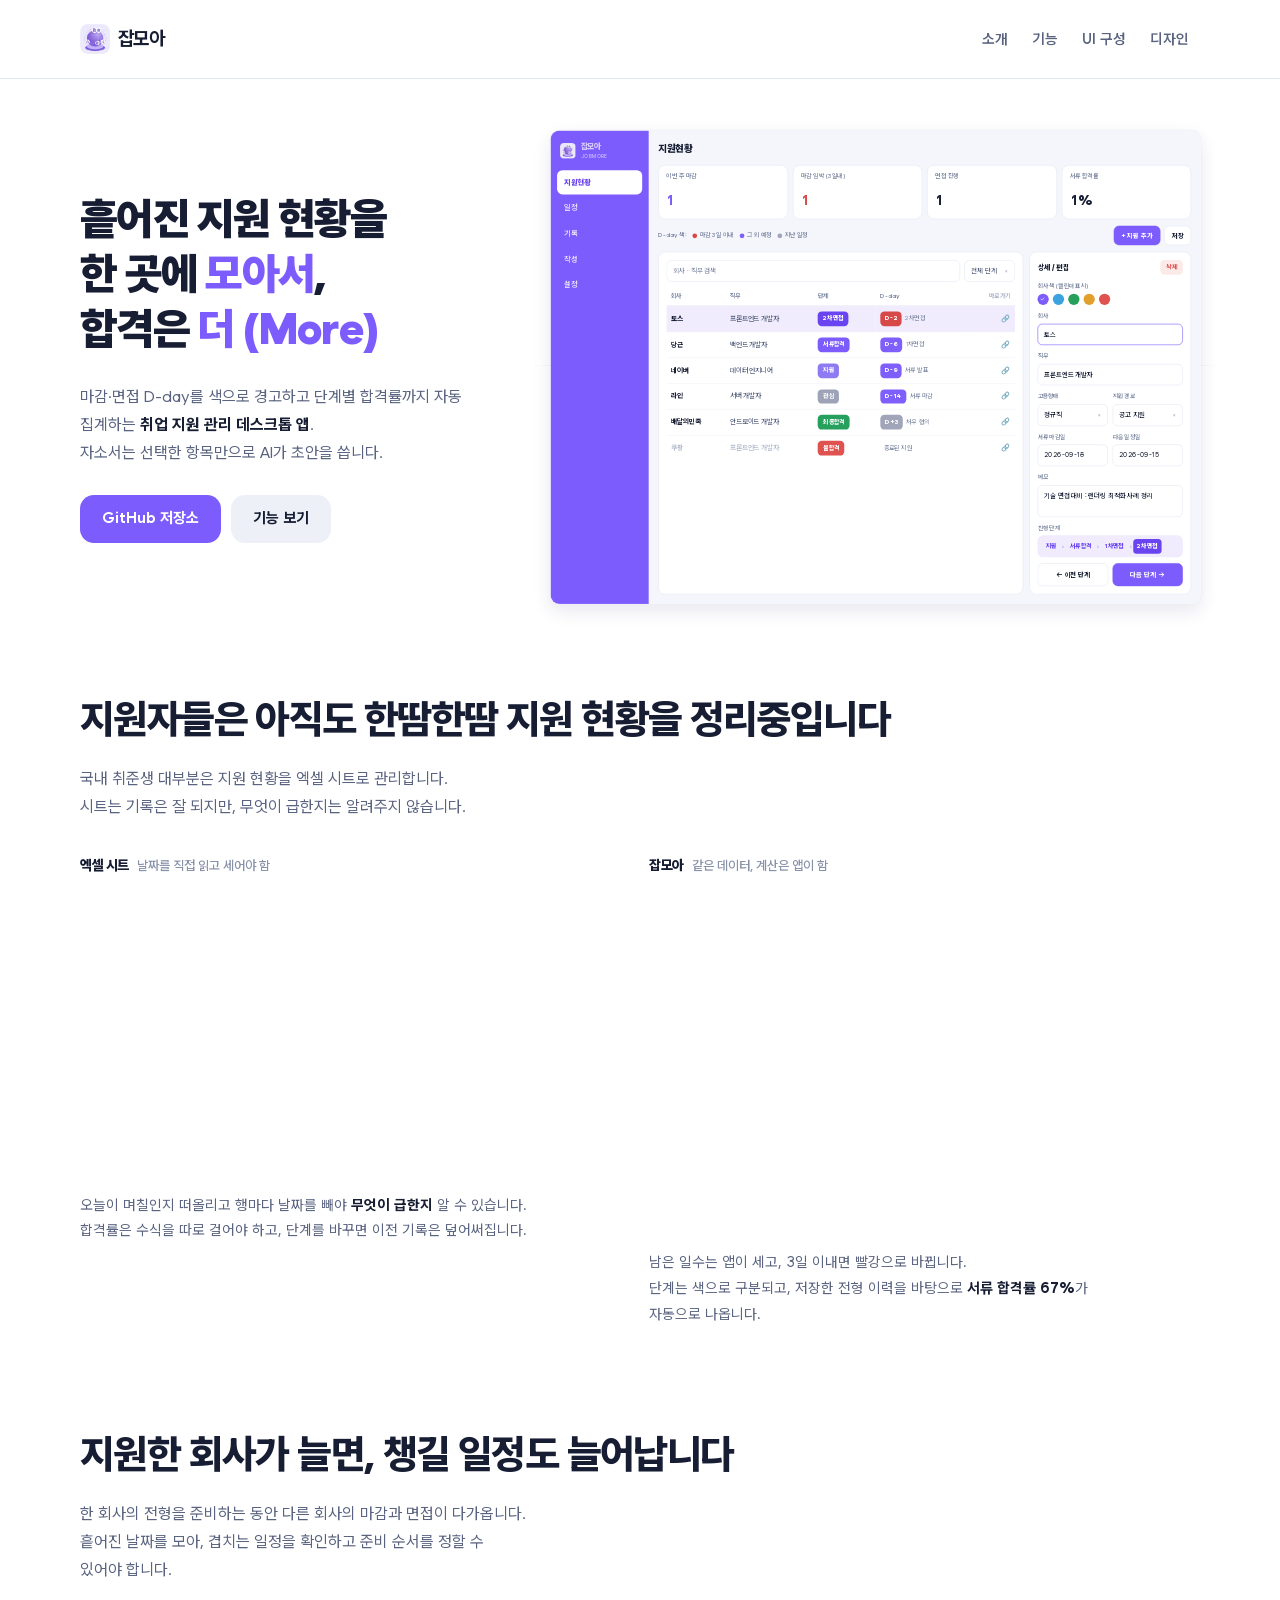
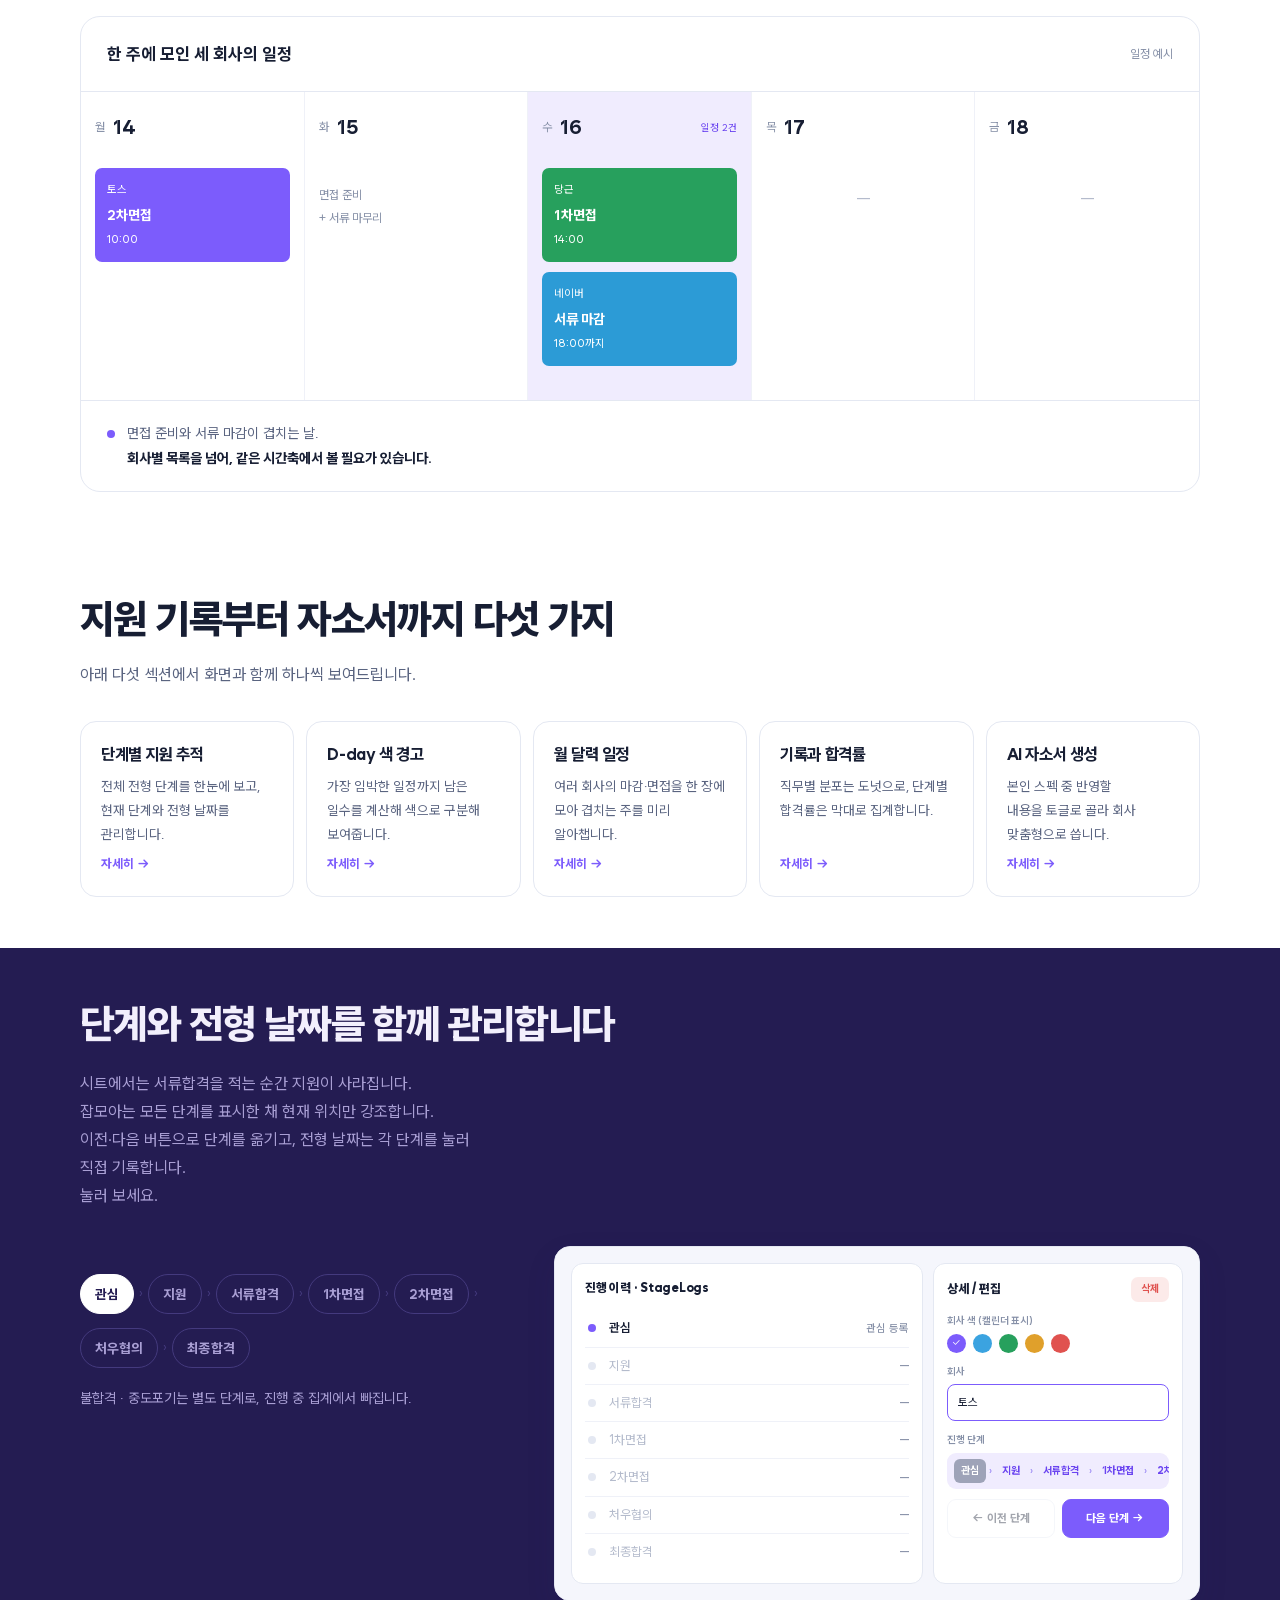
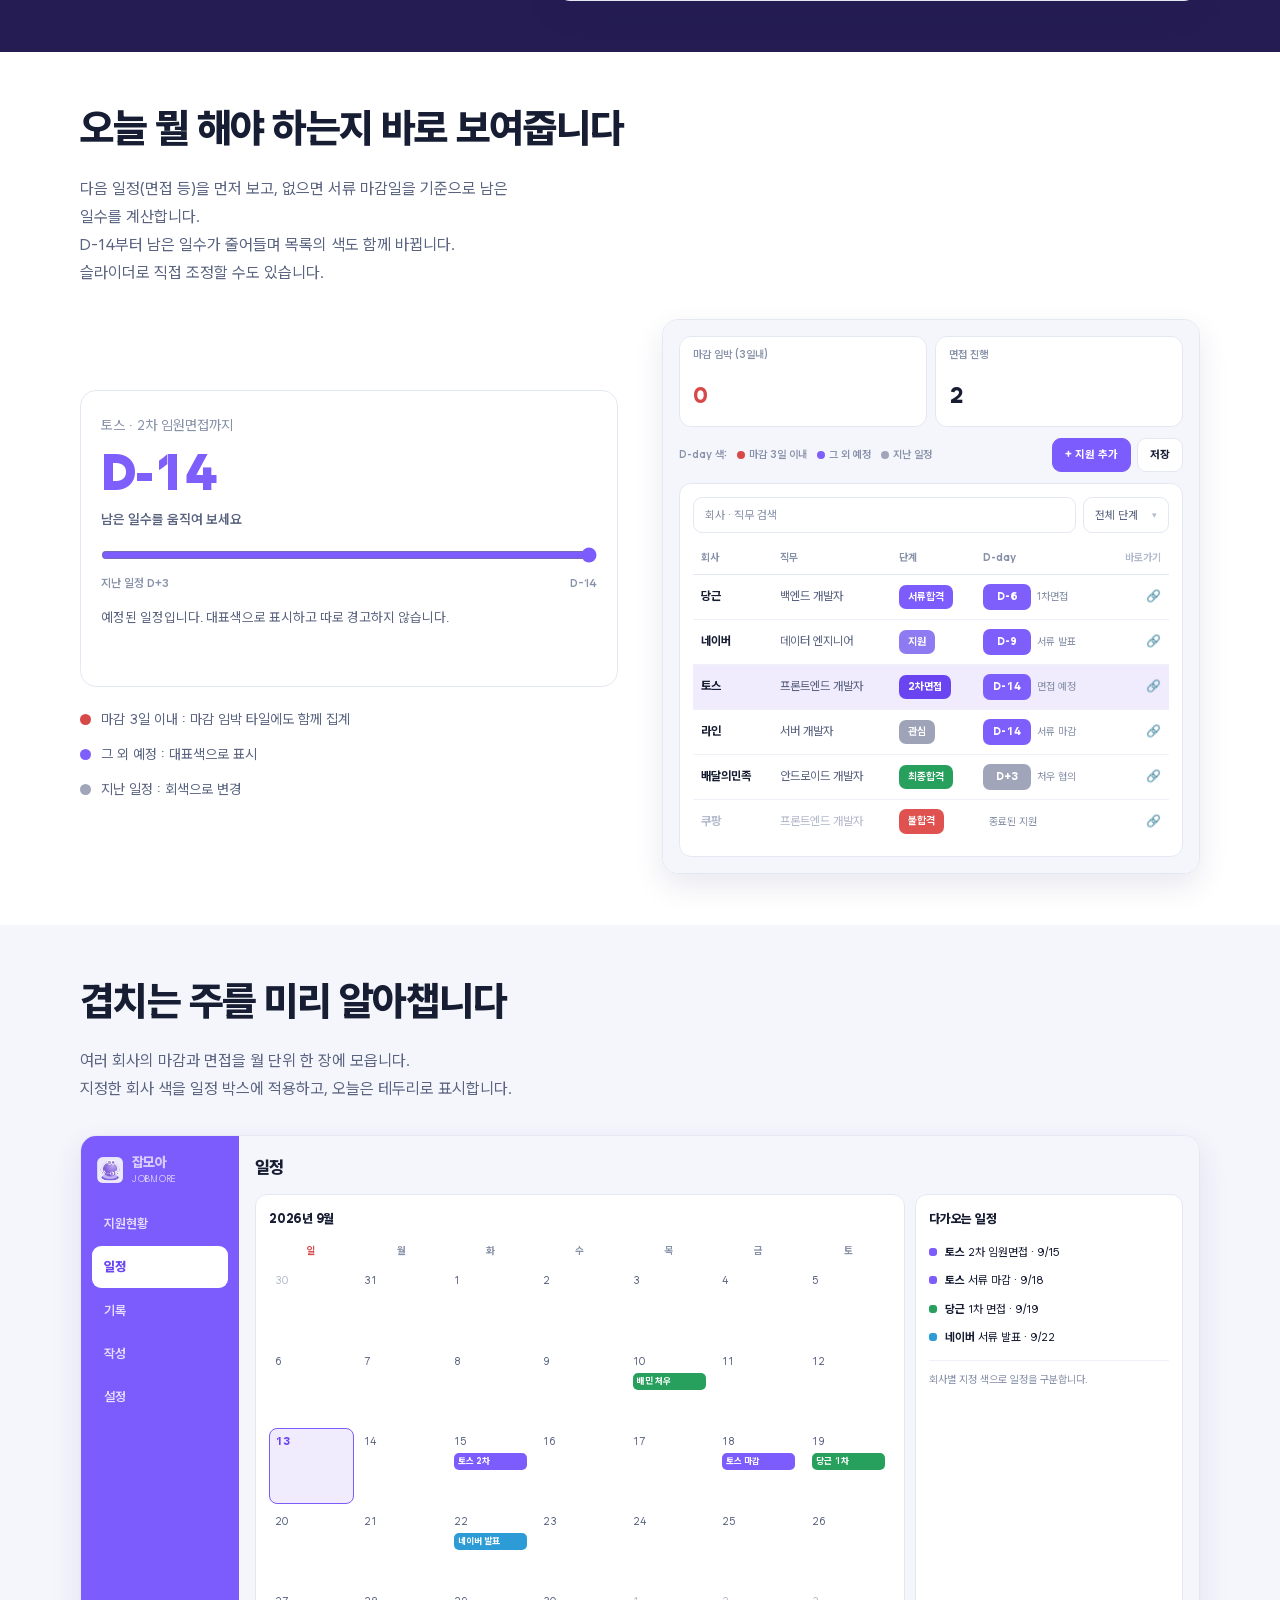
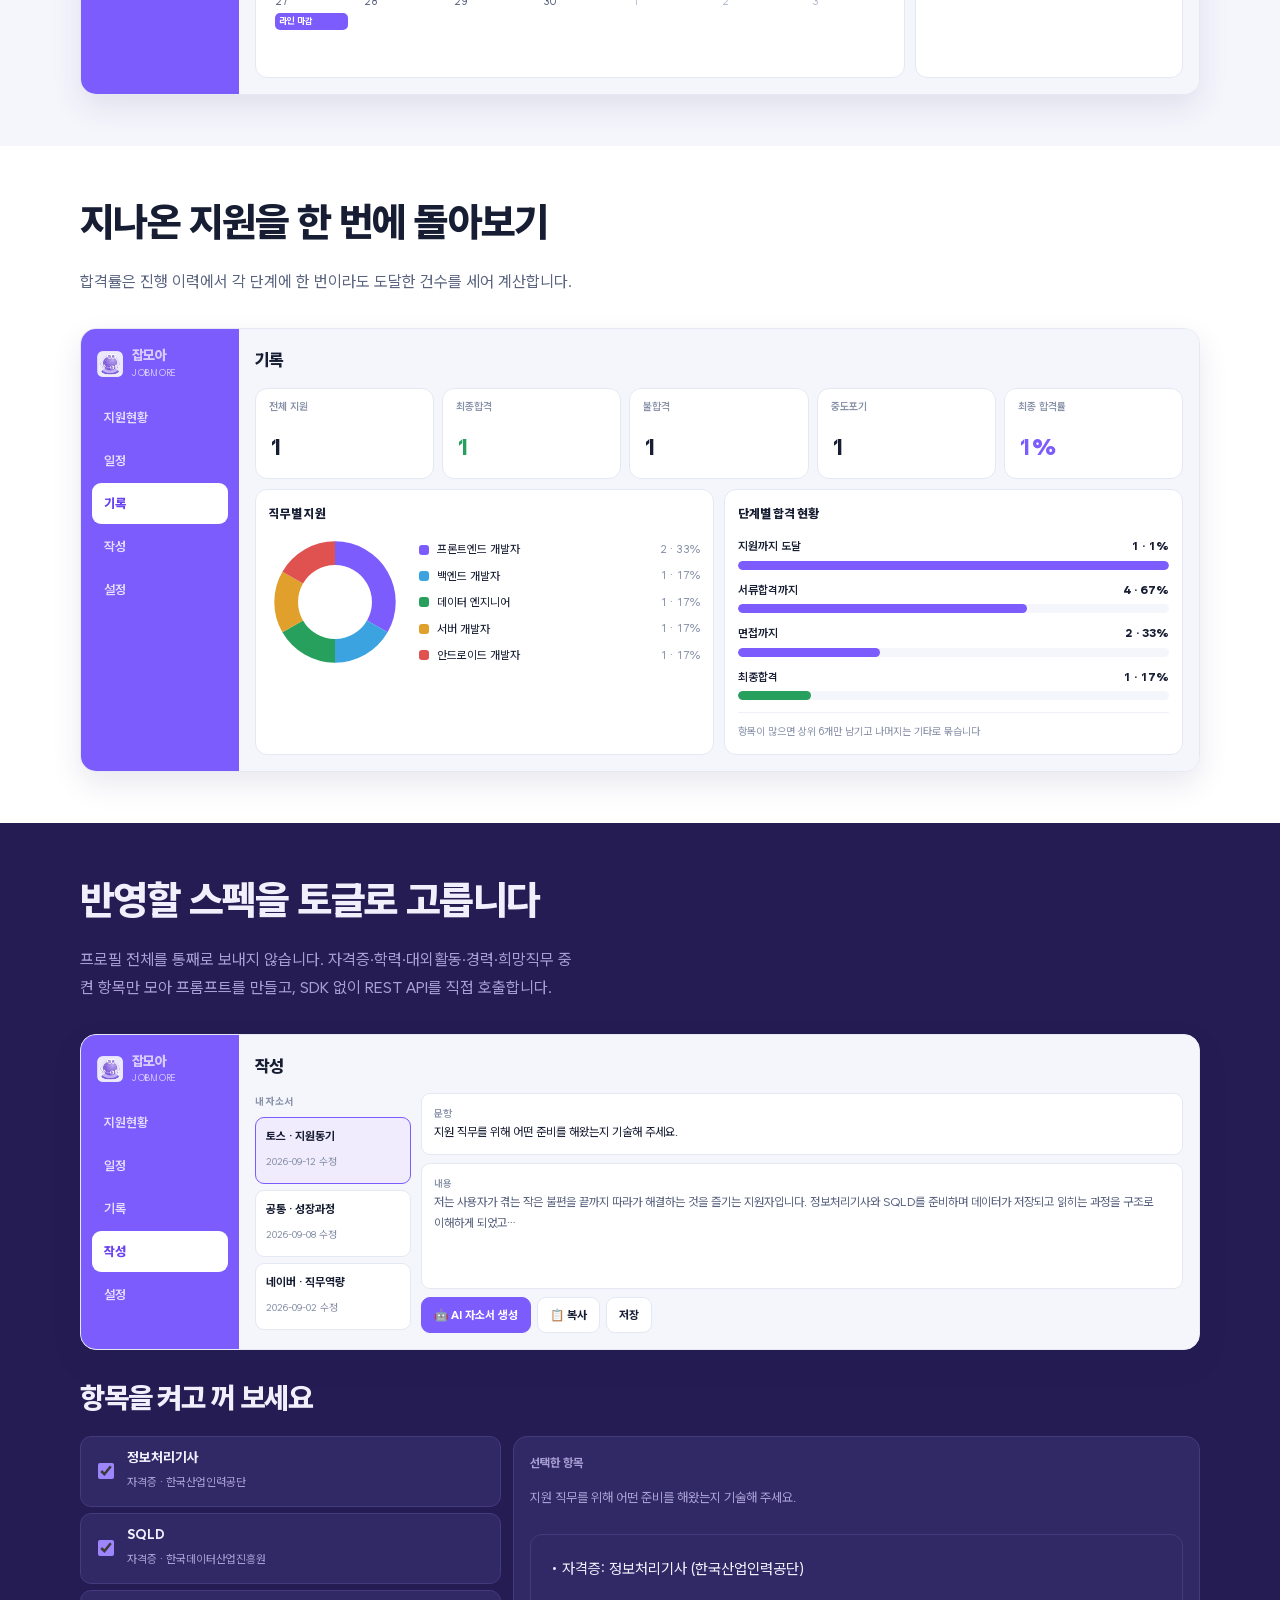
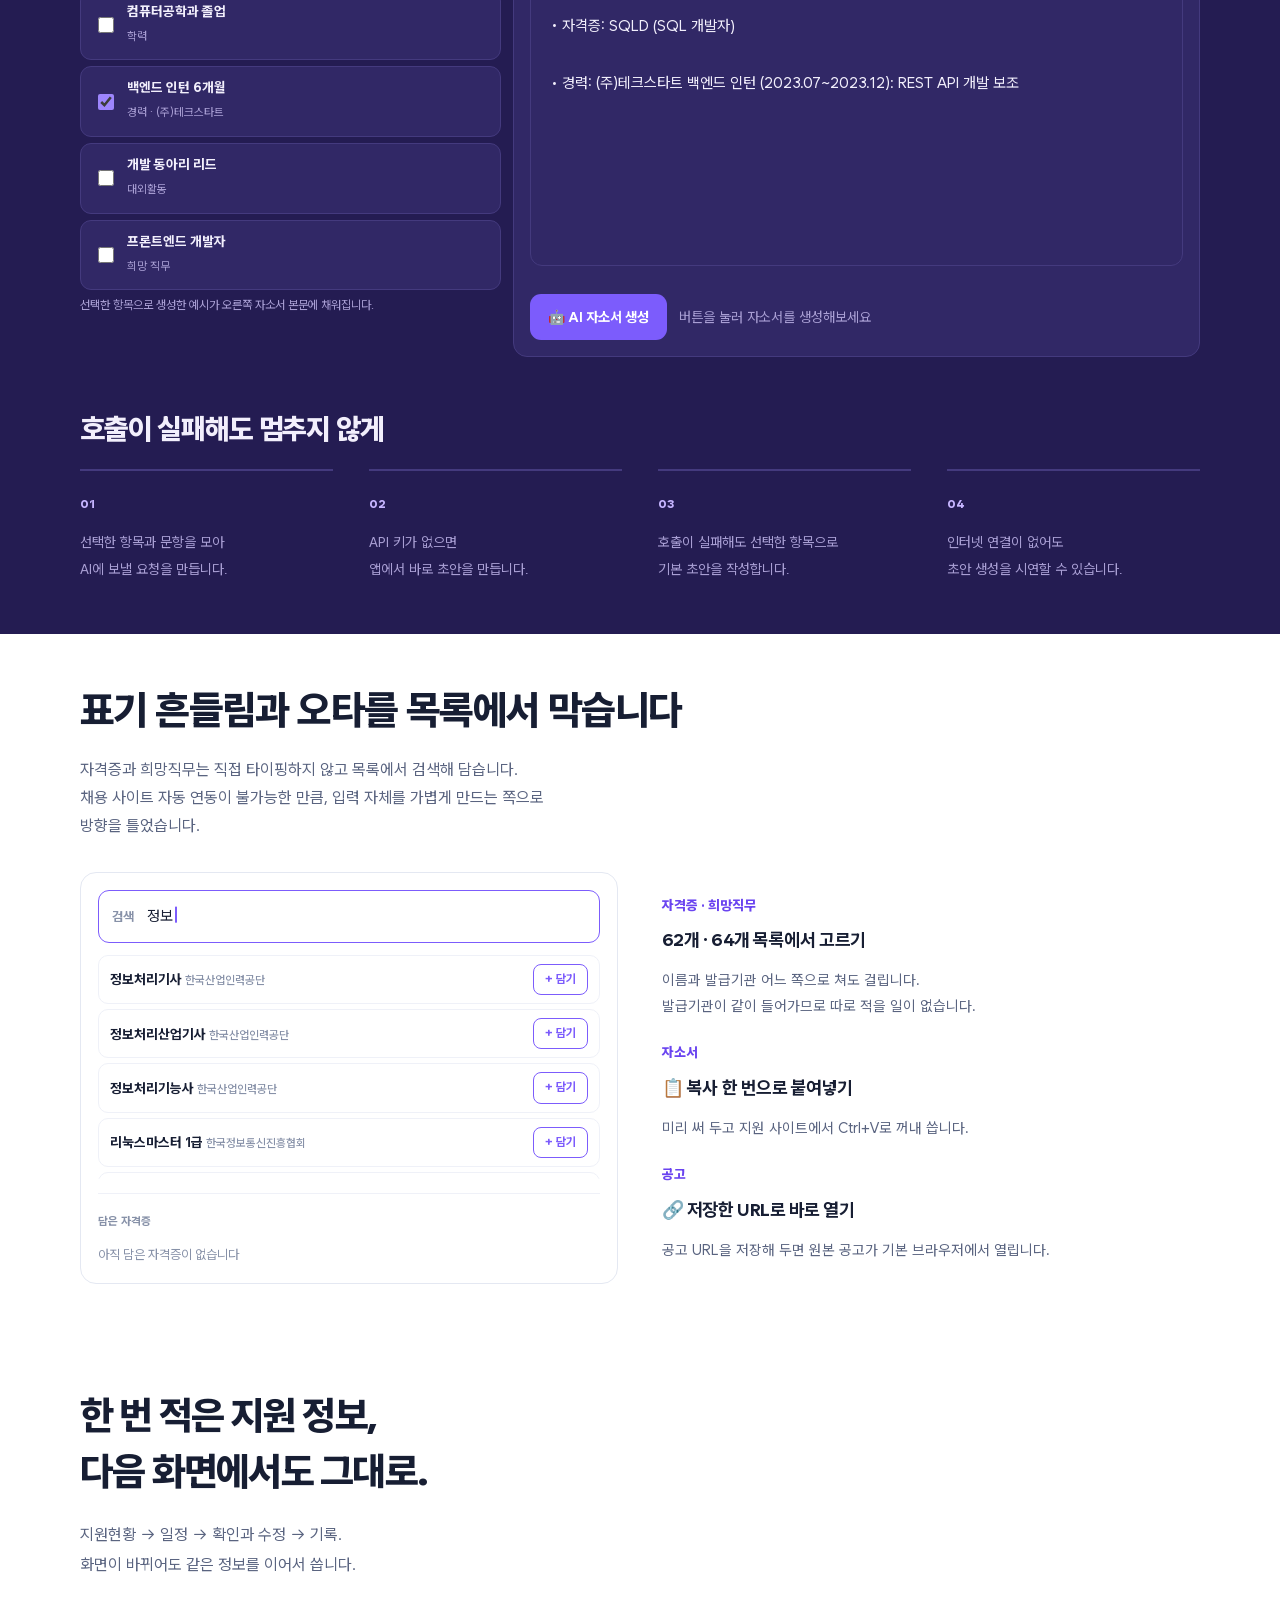
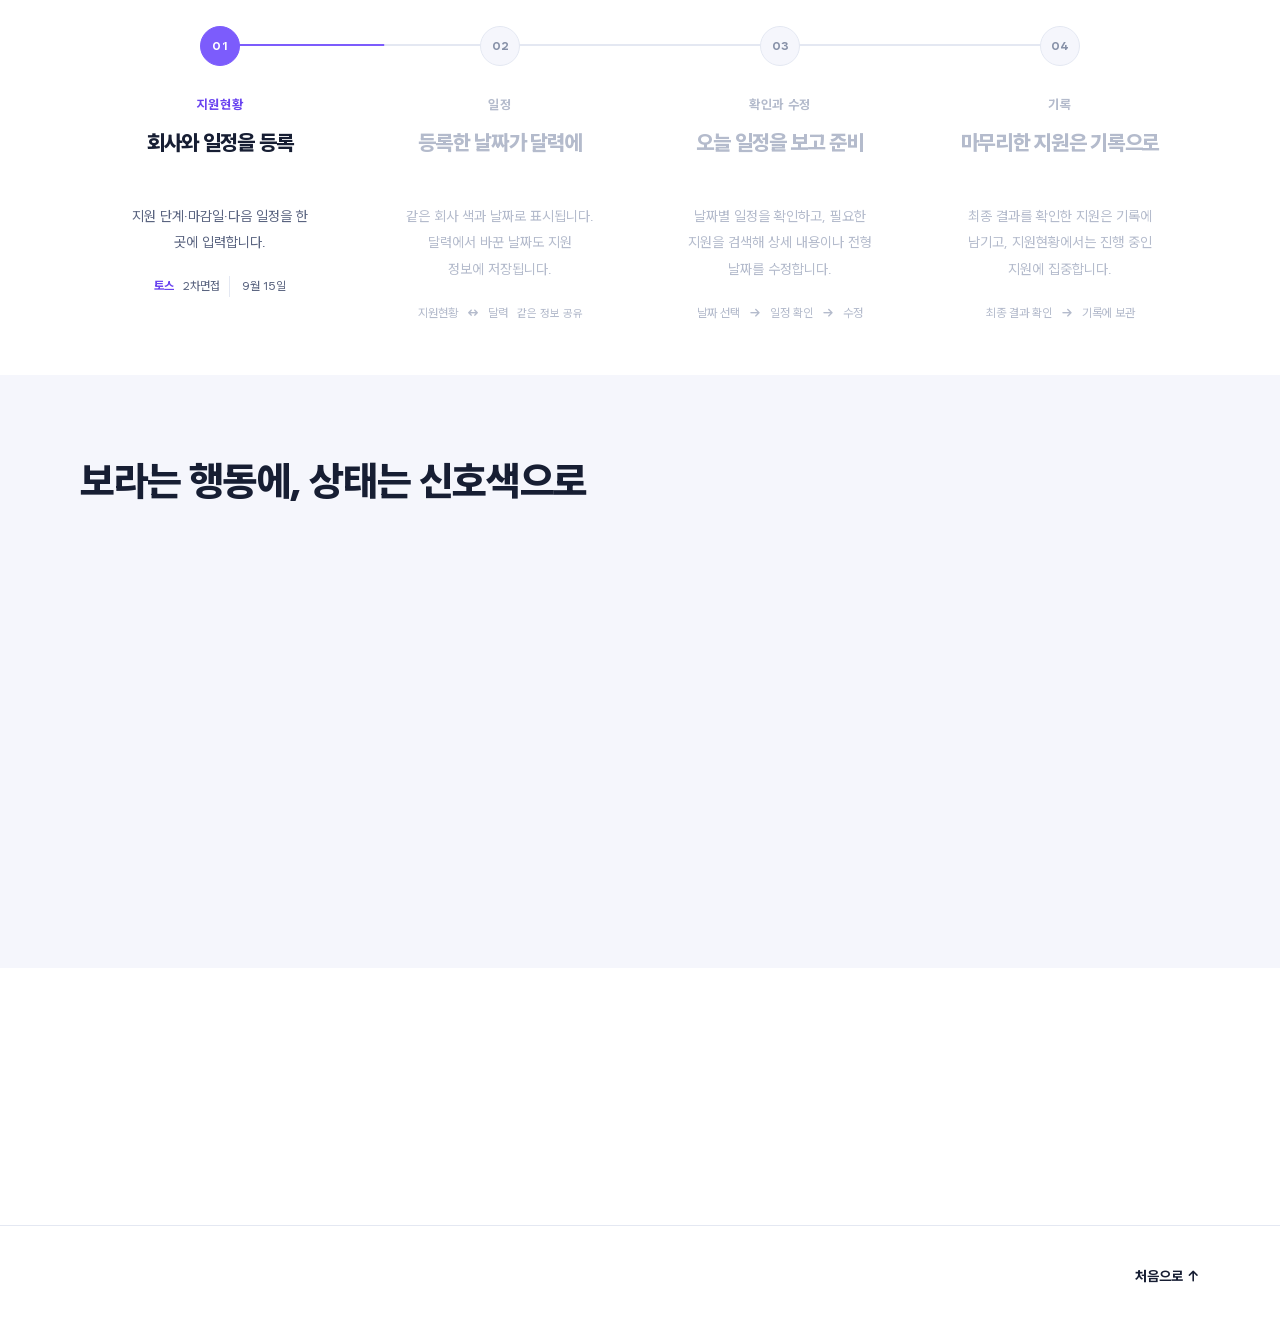
<file: projects/jobmore.html>
<!DOCTYPE html>
<meta charset="utf-8">
<html><head><script>
/* 상세 페이지는 언제 열어도 맨 위(첫 화면)에서 시작한다.
   브라우저나 미리보기 창이 이전 스크롤 위치를 이어 붙이는 경우를 막고,
   사용자가 먼저 스크롤을 시작했다면 더는 끌어올리지 않는다. */
(function () {
  if ('scrollRestoration' in history) history.scrollRestoration = 'manual';
  var keepHash = location.hash && location.hash !== '#top';
  var userMoved = false;
  ['wheel', 'touchstart', 'keydown', 'mousedown'].forEach(function (t) {
    addEventListener(t, function () { userMoved = true; }, { passive: true, once: true });
  });
  /* 부드러운 스크롤 설정이 있어도 '올라가는 모습'이 보이지 않게 즉시 이동 */
  function toTop() {
    if (keepHash || userMoved || window.scrollY === 0) return;
    var de = document.documentElement, prev = de.style.scrollBehavior;
    de.style.scrollBehavior = 'auto';
    window.scrollTo({ top: 0, left: 0, behavior: 'instant' });
    de.style.scrollBehavior = prev;
  }
  toTop();
  addEventListener('DOMContentLoaded', toTop);
  addEventListener('load', function () { toTop(); setTimeout(toTop, 80); setTimeout(toTop, 400); });
  addEventListener('pageshow', toTop);
})();
</script>
<meta charset=utf8><meta name=viewport content="width=device-width,initial-scale=1,viewport-fit=cover"><style>:root{color-scheme:light;box-sizing:border-box;padding-top:env(safe-area-inset-top,0px);padding-bottom:env(safe-area-inset-bottom,0px)}html{scroll-padding-top:env(safe-area-inset-top,0px)}body{margin:0;padding:0;font:14px -apple-system,BlinkMacSystemFont,sans-serif;background:#fff;color:#000}img{max-width:100%}[hidden]:not([hidden=until-found i]){display:none!important}</style><link rel="stylesheet" href="../assets/fonts/app/jobmore-fonts.css">
<style>
/* 잡모아 글꼴: 채용 플랫폼 원티드가 만든 Wanted Sans. 획 굵기가 고르고 작은 글씨도 또렷하다 */
:root, :root:root { --font: "Wanted Sans", "Malgun Gothic", "Apple SD Gothic Neo", sans-serif; }
</style>
</head><body>
<script>
if ("scrollRestoration" in history) history.scrollRestoration = "manual";
var reloadAtTop = performance.getEntriesByType("navigation").some(function (entry) { return entry.type === "reload"; });
if (reloadAtTop) {
  history.replaceState(null, "", location.pathname + location.search);
  window.scrollTo({top:0,left:0,behavior:"instant"});
  window.addEventListener("pageshow", function () {
    window.scrollTo({top:0,left:0,behavior:"instant"});
  }, {once:true});
}
</script>
<title>잡모아 JobMore</title>
<meta name="claude:viewport-fit-sides" content="cover">
<link rel="stylesheet" href="../assets/fonts/app/common-fonts.css">
<meta name="description" content="흩어진 지원 현황을 한 곳에 모아서, 합격은 더. 취업 지원 관리 데스크톱 앱 잡모아">



<style>
/* 레이아웃: 한 섹션에 한 메시지. 설명은 글이 아니라 그 기능이 실제로 보이는 앱 화면으로 한다.
   강조는 밑줄·형광펜 대신 대표색 글자로만. 섹션 머리표는 앱의 단계 배지를 그대로 가져왔다. */
:root {
  --sig: #7C5CFC;
  --sig-deep: #6A44F0;
  --sig-mid: #8E7BF2;
  --sig-soft: #F0ECFE;
  --bg: #FFFFFF;
  --soft: #F5F6FC;
  --line: #E4E8F2;
  --line-2: #EFF1F8;
  --fg: #171E33;
  --fg-2: #5A6480;
  --fg-3: #8791A8;
  --dim: #B4BBCC;
  --band: #241C52;
  --band-fg: #F2EFFC;
  --band-2: #A99FD4;
  --band-card: #312866;
  --band-line: #443A7E;
  --hot: #D74949;
  --good: #27A05D;
  --rej: #E0524F;
  --past: #9EA3B8;
  --btn: #171E33;
  --btn-fg: #FFFFFF;
  --ghost: #EEF0F7;
  --chrome: #F7F8FC;
  --shadow: 0 30px 70px rgba(42, 28, 102, .18);
  --shadow-s: 0 12px 30px rgba(42, 28, 102, .10);
  --font: "Wanted Sans", "Malgun Gothic", "Apple SD Gothic Neo", sans-serif;
  --navbg: rgba(255, 255, 255, .9);
}
@media (prefers-color-scheme: dark) {
  :root:not([data-theme="light"]) {
    --sig: #9D85FD; --sig-deep: #B4A1FE; --sig-mid: #8E7BF2; --sig-soft: #252049;
    --bg: #0F131E; --soft: #161C29; --line: #272F3E; --line-2: #1C2330;
    --fg: #ECEFF6; --fg-2: #A8B2C4; --fg-3: #7F8A9C; --dim: #495364;
    --band: #1A1440; --band-fg: #F2EFFC; --band-2: #A99FD4;
    --band-card: #241C52; --band-line: #3A3170;
    --hot: #F07472; --good: #45BE7D; --rej: #EC7C79; --past: #717B90;
    --btn: #9D85FD; --btn-fg: #15102A; --ghost: #1E2534; --chrome: #1B2230;
    --shadow: 0 30px 70px rgba(0, 0, 0, .6); --shadow-s: 0 12px 30px rgba(0, 0, 0, .45);
    --navbg: rgba(15, 19, 30, .9);
    color-scheme: dark;
  }
}
:root[data-theme="dark"] {
  --sig: #9D85FD; --sig-deep: #B4A1FE; --sig-mid: #8E7BF2; --sig-soft: #252049;
  --bg: #0F131E; --soft: #161C29; --line: #272F3E; --line-2: #1C2330;
  --fg: #ECEFF6; --fg-2: #A8B2C4; --fg-3: #7F8A9C; --dim: #495364;
  --band: #1A1440; --band-fg: #F2EFFC; --band-2: #A99FD4;
  --band-card: #241C52; --band-line: #3A3170;
  --hot: #F07472; --good: #45BE7D; --rej: #EC7C79; --past: #717B90;
  --btn: #9D85FD; --btn-fg: #15102A; --ghost: #1E2534; --chrome: #1B2230;
  --shadow: 0 30px 70px rgba(0, 0, 0, .6); --shadow-s: 0 12px 30px rgba(0, 0, 0, .45);
  --navbg: rgba(15, 19, 30, .9);
  color-scheme: dark;
}

html { scroll-padding-top: 76px; }
@media (prefers-reduced-motion: no-preference) { html { scroll-behavior: smooth; } }
body {
  background: var(--bg); color: var(--fg); font-family: var(--font);
  font-size: 17px; line-height: 1.78; word-break: keep-all; overflow-wrap: anywhere;
  -webkit-font-smoothing: antialiased;
}
body::before { content: ""; position: fixed; inset: 0 0 auto; height: env(safe-area-inset-top, 0px); z-index: 60; background: var(--bg); }
h1, h2, h3, h4, p, ul, ol, dl, dd, figure, table { margin: 0; }
ul, ol { padding: 0; list-style: none; }
h1, h2, h3, h4 { text-wrap: balance; letter-spacing: -.04em; }
p { text-wrap: pretty; word-break: keep-all; overflow-wrap: break-word; }
a { color: inherit; }
img { display: block; max-width: 100%; }
button { font: inherit; color: inherit; }
:focus-visible { outline: 3px solid var(--sig); outline-offset: 3px; border-radius: 8px; }

.wrap {
  max-width: 1120px; margin-inline: auto;
  padding-left: max(20px, env(safe-area-inset-left, 0px));
  padding-right: max(20px, env(safe-area-inset-right, 0px));
}
.sec { padding-block: clamp(36px, 4vw, 58px); }
.band { background: var(--band); color: var(--band-fg); }
.soft { background: var(--soft); }

h1 { font-size: clamp(33px, 4.9vw, 55px); font-weight: 900; line-height: 1.26; }
h2 { font-size: clamp(27px, 4vw, 47px); font-weight: 800; line-height: 1.28; }
h3 { font-size: clamp(20px, 2.4vw, 29px); font-weight: 800; line-height: 1.38; }
h4 { font-size: 18px; font-weight: 700; line-height: 1.5; letter-spacing: -.025em; }
.hl { color: var(--sig); }
.band .hl { color: #C6B5FF; }

.lead { color: var(--fg-2); font-size: 17.5px; max-width: 31em; }
.band .lead, .band .body { color: var(--band-2); }
.body { color: var(--fg-2); max-width: 33em; }
.cap { font-size: 14px; color: var(--fg-3); }
.band .cap { color: var(--band-2); }
.lead b, .body b, .cap b { color: var(--fg); font-weight: 700; }
.band .lead b, .band .body b, .band .cap b { color: var(--band-fg); }

.sec-head { margin-bottom: clamp(26px, 3.2vw, 44px); }
.sub-head { margin: clamp(36px, 4vw, 58px) 0 20px; }

.btn {
  display: inline-flex; align-items: center; justify-content: center; gap: 8px;
  min-height: 54px; padding: 0 26px; border-radius: 14px; border: 0;
  background: var(--btn); color: var(--btn-fg);
  font-weight: 700; font-size: 16.5px; text-decoration: none; cursor: pointer;
  transition: transform .15s ease;
}
.btn:hover { transform: translateY(-2px); }
.btn.sig { background: var(--sig); color: #fff; }
.btn.ghost { background: var(--ghost); color: var(--fg); }
.cta { display: flex; flex-wrap: wrap; gap: 10px; margin-top: 28px; }

/* ── 내비게이션 ── */
.nav { position: sticky; top: env(safe-area-inset-top, 0px); z-index: 50; background: var(--navbg); backdrop-filter: blur(14px); border-bottom: 1px solid var(--line); }
.nav-in { display: flex; align-items: center; gap: 16px; min-height: 62px; padding-block: 8px; }
.brand { display: inline-flex; align-items: center; gap: 10px; font-weight: 900; font-size: 19px; letter-spacing: -.045em; text-decoration: none; }
.brand img { width: 30px; height: 30px; flex: none; }
.nav-links { display: flex; gap: 2px; margin-left: auto; }
.nav-links a { font-size: 14.5px; font-weight: 600; color: var(--fg-2); text-decoration: none; padding: 8px 11px; border-radius: 10px; }
.nav-links a:hover { background: var(--ghost); color: var(--fg); }
.nav .btn { min-height: 42px; padding: 0 16px; font-size: 14.5px; border-radius: 11px; }
@media (max-width: 940px) { .nav-links { display: none; } .nav .btn { margin-left: auto; } }

/* ── 히어로 ── */
.hero-layout { display: grid; grid-template-columns: minmax(0, .8fr) minmax(0, 1.2fr); gap: 36px; align-items: center; }
.hero-copy { min-width: 0; }
.hero-copy h1 { font-size: clamp(32px, 3.4vw, 46px); }
.hero-copy .lead { font-size: 16px; }
.hero-preview { min-width: 0; width: 100%; }
.hero-preview .hero-win { width: 1100px; transform-origin: top left; }
@media (max-width: 800px) {
  .hero-layout { grid-template-columns: minmax(0, 1fr); gap: 30px; }
  .hero-copy { max-width: 36em; }
}
/* 축소된 첫 화면에서도 데스크톱 앱의 구성을 유지한다. */
.hero-win .win-body { flex-direction: row; }
.hero-win .rail { display: flex; flex-direction: column; width: 144px; flex: 0 0 144px; }
.hero-win .panels { grid-template-columns: minmax(0, 1fr) 274px !important; }
.hero-win { box-shadow: var(--shadow); }
.meta { display: grid; grid-template-columns: repeat(auto-fit, minmax(230px, 1fr)); gap: 14px 26px; margin-top: clamp(22px, 2.6vw, 32px); }
.meta li { border-top: 1px solid var(--line); padding-top: 12px; font-size: 14px; color: var(--fg-2); }
.meta li span { display: block; font-size: 11.5px; font-weight: 700; color: var(--sig); margin-bottom: 2px; }
.det .in.memo { min-height: 38px; line-height: 1.6; }

/* ── 앱 창 재현 ── */
.win { border-radius: 16px; overflow: hidden; background: var(--bg); color: var(--fg); box-shadow: var(--shadow-s); border: 1px solid var(--line); min-width: 0; }
.win-bar { display: flex; align-items: center; gap: 9px; padding: 9px 14px; background: var(--chrome); border-bottom: 1px solid var(--line); font-size: 12px; font-weight: 700; color: var(--fg-3); }
.win-bar .ctl { margin-left: auto; letter-spacing: .3em; font-weight: 400; color: var(--dim); }
.win-body { display: flex; background: var(--soft); min-width: 0; }

.rail { width: 136px; flex: none; background: #7C5CFC; padding: 15px 11px; display: flex; flex-direction: column; }
.rail .lg { display: flex; align-items: center; gap: 9px; padding: 2px 5px 16px; color: #fff; }
.rail .lg img { width: 26px; height: 26px; flex: none; }
.rail .lg b { font-size: 14px; font-weight: 800; letter-spacing: -.04em; display: block; line-height: 1.3; }
.rail .lg span { font-size: 9px; color: #D7CBFD; letter-spacing: .08em; }
.rail .it { display: block; padding: 9px 12px; border-radius: 9px; margin-bottom: 2px; font-size: 13px; font-weight: 600; color: #E6DEFD; }
.rail .it.on { background: #fff; color: #6A44F0; font-weight: 800; }
.rail .ft { margin-top: auto; padding: 14px 6px 0; font-size: 10px; color: #CFC2FB; line-height: 1.6; }
@media (max-width: 720px) {
  .win-body { flex-direction: column; }
  .rail { width: auto; flex-direction: row; flex-wrap: wrap; gap: 3px; padding: 8px; }
  .rail .lg, .rail .ft { display: none; }
  .rail .it { flex: 1 1 auto; text-align: center; padding: 6px 8px; margin: 0; font-size: 12px; }
}

.pane { flex: 1 1 auto; min-width: 0; padding: 16px; }
.pane .ttl { font-size: 17px; font-weight: 800; letter-spacing: -.04em; margin-bottom: 12px; }

.tiles { display: grid; grid-template-columns: repeat(4, minmax(0, 1fr)); gap: 8px; }
.tiles.five { grid-template-columns: repeat(5, minmax(0, 1fr)); }
.tiles.two { grid-template-columns: repeat(2, minmax(0, 1fr)); }
.tile { background: var(--bg); border: 1px solid var(--line); border-radius: 12px; padding: 11px 13px; }
.tile span { display: block; font-size: 10.5px; color: var(--fg-3); min-height: 2.7em; line-height: 1.4; font-weight: 600; }
.tile b { font-size: 22px; font-weight: 800; letter-spacing: -.05em; font-variant-numeric: tabular-nums; }
@media (max-width: 720px) { .tiles, .tiles.five { grid-template-columns: repeat(2, minmax(0, 1fr)); } }

.dbar { display: flex; align-items: center; gap: 12px; flex-wrap: wrap; margin: 11px 0; }
.dbar .lg2 { display: flex; align-items: center; gap: 10px; font-size: 10.5px; color: var(--fg-3); font-weight: 600; }
.dbar .lg2 em { font-style: normal; display: inline-flex; align-items: center; gap: 4px; }
.dbar .lg2 i { width: 8px; height: 8px; border-radius: 50%; display: block; }
.dbar .bt { margin-left: auto; display: flex; gap: 6px; }
.dbar .bt span { font-size: 11px; font-weight: 700; border-radius: 9px; padding: 6px 12px; border: 1px solid var(--line); background: var(--bg); }
.dbar .bt .p { background: #7C5CFC; border-color: #7C5CFC; color: #fff; }

.panels { display: grid; grid-template-columns: minmax(0, 1fr) 268px; gap: 10px; }
@media (max-width: 960px) { .panels { grid-template-columns: minmax(0, 1fr); } }
.card { background: var(--bg); border: 1px solid var(--line); border-radius: 12px; padding: 13px; min-width: 0; }
.card .h { font-size: 12.5px; font-weight: 800; margin-bottom: 11px; letter-spacing: -.02em; }
.card .f { margin-top: 12px; padding-top: 10px; border-top: 1px solid var(--line-2); font-size: 10.5px; color: var(--fg-3); line-height: 1.7; }

/* 목록 표 */
.lbar { display: flex; gap: 7px; margin-bottom: 10px; }
.lbar .sch { flex: 1 1 auto; min-width: 0; border: 1px solid var(--line); border-radius: 9px; padding: 7px 11px; font-size: 11.5px; color: var(--fg-3); background: var(--bg); }
.lbar .sel { flex: none; border: 1px solid var(--line); border-radius: 9px; padding: 7px 11px; font-size: 11.5px; color: var(--fg-2); background: var(--bg); display: flex; gap: 14px; align-items: center; }
.lbar .sel i { font-style: normal; color: var(--dim); font-size: 9px; }
.ltab-s { overflow-x: auto; }
.ltab { width: 100%; border-collapse: collapse; font-size: 12px; }
.ltab th { text-align: left; font-size: 10.5px; font-weight: 700; color: var(--fg-3); padding: 6px 8px; border-bottom: 1px solid var(--line); white-space: nowrap; }
.ltab td { padding: 9px 8px; border-bottom: 1px solid var(--line-2); white-space: nowrap; }
.ltab tr:last-child td { border-bottom: 0; }
.ltab tr.on td { background: var(--sig-soft); }
.ltab tr.off td { color: var(--dim); }
.ltab .co { font-weight: 700; }
.ltab .jb { color: var(--fg-2); }
.ltab tr.off .co, .ltab tr.off .jb { color: var(--dim); }
.ltab .lk { color: var(--dim); text-align: right; }
.bdg { display: inline-block; font-size: 10.5px; font-weight: 700; color: #fff; border-radius: 7px; padding: 3px 9px; white-space: nowrap; }
.dpill { display: inline-block; font-size: 10.5px; font-weight: 800; color: #fff; border-radius: 7px; padding: 3px 8px; white-space: nowrap; font-variant-numeric: tabular-nums; }
.dnote { font-size: 10.5px; color: var(--fg-3); margin-left: 6px; }

/* 상세 / 편집 */
.det { display: grid; gap: 10px; align-content: start; }
.det .hd { display: flex; align-items: center; }
.det .hd b { font-size: 12.5px; font-weight: 800; }
.det .hd span { margin-left: auto; font-size: 10.5px; font-weight: 700; color: var(--rej); background: rgba(224,82,79,.12); border-radius: 7px; padding: 3px 10px; }
.det .fd { display: grid; gap: 4px; }
.det .fd > span { font-size: 10px; color: var(--fg-3); font-weight: 600; }
.det .fd .in { border: 1px solid var(--line); border-radius: 8px; padding: 7px 10px; font-size: 11.5px; background: var(--bg); }
.det .fd .in.sel { display: flex; align-items: center; }
.det .fd .in.sel i { margin-left: auto; font-style: normal; color: var(--dim); font-size: 9px; }
.det .fd .in.focus { border-color: var(--sig); }
.det .two { display: grid; grid-template-columns: repeat(2, minmax(0, 1fr)); gap: 8px; }
.dots { display: flex; gap: 7px; }
.dots i { width: 19px; height: 19px; border-radius: 50%; display: grid; place-items: center; color: #fff; font-size: 10px; font-style: normal; }
.stepper { display: flex; align-items: center; gap: 3px; background: var(--sig-soft); border-radius: 9px; padding: 6px 7px; flex-wrap: nowrap; overflow-x: auto; }
.stepper span { font-size: 10.5px; font-weight: 700; color: var(--sig-deep); border-radius: 6px; padding: 3px 7px; white-space: nowrap; flex: none; }
.stepper span.on { background: #6A44F0; color: #fff; }
.stepper i { font-style: normal; color: var(--sig-mid); font-size: 9px; flex: none; }
.mvbtn { display: flex; gap: 7px; }
.mvbtn button { flex: 1 1 0; border: 1px solid var(--line); background: var(--bg); border-radius: 9px; padding: 8px 4px; font-size: 11.5px; font-weight: 700; cursor: pointer; }
.mvbtn button:hover { border-color: var(--sig); color: var(--sig); }
.mvbtn .p { background: #7C5CFC; border-color: #7C5CFC; color: #fff; }
.mvbtn .p:hover { color: #fff; }
.mvbtn button[disabled] { opacity: .4; cursor: default; }
.mvbtn button[disabled]:hover { border-color: var(--line); color: inherit; }
.mvbtn .p[disabled]:hover { color: #fff; }

/* 이력 */
.hist { display: grid; }
.hist li { display: grid; grid-template-columns: 14px minmax(0, 1fr) auto; gap: 10px; align-items: center; padding: 7px 0; font-size: 12.5px; color: var(--dim); border-bottom: 1px solid var(--line-2); }
.hist li:last-child { border-bottom: 0; }
.hist li i { width: 8px; height: 8px; border-radius: 50%; background: var(--line); justify-self: center; }
.hist li.on { color: var(--fg); font-weight: 600; }
.hist li.on i { background: var(--sig); }
.hist li em { font-style: normal; font-size: 11px; color: var(--fg-3); font-weight: 500; }

/* 달력 */
.cal { display: grid; grid-template-columns: repeat(7, minmax(0, 1fr)); gap: 4px; }
.cal .wd { text-align: center; font-size: 10px; color: var(--fg-3); padding-bottom: 4px; font-weight: 700; }
.cal .wd:first-child { color: var(--hot); }
.cel { aspect-ratio: 1 / .9; max-width: 100%; border-radius: 8px; border: 1px solid transparent; padding: 4px 5px; font-size: 10.5px; color: var(--fg-2); display: flex; flex-direction: column; gap: 2px; min-width: 0; font-variant-numeric: tabular-nums; }
.cel.off { color: var(--dim); }
.cel.now { border-color: var(--sig); background: var(--sig-soft); color: var(--sig-deep); font-weight: 800; }
.cel .ev { font-size: 9px; font-weight: 700; color: #fff; border-radius: 5px; padding: 0 4px; overflow: hidden; white-space: nowrap; text-overflow: ellipsis; line-height: 1.85; }
.feed { display: grid; gap: 8px; }
.feed .i { display: flex; align-items: center; gap: 8px; font-size: 11.5px; }
.feed .i i { width: 8px; height: 8px; border-radius: 3px; flex: none; }

/* 도넛 · 퍼널 */
.donut { display: flex; gap: 18px; align-items: center; flex-wrap: wrap; }
.donut svg { width: 132px; height: 132px; flex: none; }
.donut ul { display: grid; gap: 6px; flex: 1 1 158px; min-width: 0; }
.donut li { display: flex; align-items: center; gap: 8px; font-size: 11.5px; }
.donut i { width: 10px; height: 10px; border-radius: 3px; flex: none; }
.donut .v { margin-left: auto; font-size: 11px; color: var(--fg-3); font-variant-numeric: tabular-nums; }
.funnel { display: grid; gap: 10px; }
.funnel .l { display: flex; font-size: 11.5px; margin-bottom: 4px; font-weight: 600; }
.funnel .l em { margin-left: auto; font-style: normal; font-weight: 800; font-variant-numeric: tabular-nums; }
.funnel .tr { height: 9px; border-radius: 999px; background: var(--soft); overflow: hidden; }
.funnel .fi { height: 100%; border-radius: 999px; background: var(--sig); }

/* 작성 */
.wsplit { display: grid; grid-template-columns: 156px minmax(0, 1fr); gap: 10px; }
@media (max-width: 720px) { .wsplit { grid-template-columns: minmax(0, 1fr); } }
.lts { display: grid; gap: 6px; align-content: start; }
.lts .k { font-size: 10px; color: var(--fg-3); font-weight: 700; }
.lts .lt { border: 1px solid var(--line); border-radius: 9px; padding: 8px 10px; background: var(--bg); }
.lts .lt.on { border-color: var(--sig); background: var(--sig-soft); }
.lts .lt b { display: block; font-size: 11.5px; font-weight: 700; }
.lts .lt span { color: var(--fg-3); font-size: 10px; }
.ed { display: grid; gap: 8px; }
.ed .q, .ed .bd { border: 1px solid var(--line); border-radius: 9px; padding: 10px 12px; background: var(--bg); font-size: 12px; line-height: 1.8; }
.ed .q > span, .ed .bd > span { font-size: 10px; color: var(--fg-3); display: block; font-weight: 600; }
.ed .bd { min-height: 104px; color: var(--fg-2); }
.ed .acts { display: flex; gap: 6px; flex-wrap: wrap; }
.ed .acts span { border: 1px solid var(--line); background: var(--bg); border-radius: 9px; padding: 7px 12px; font-size: 11.5px; font-weight: 700; }
.ed .acts .p { background: #7C5CFC; border-color: #7C5CFC; color: #fff; }


/* ── 엑셀 비교 ── */
.vs { display: grid; gap: 18px; grid-template-columns: minmax(0, 1fr); align-items: start; }
@media (min-width: 900px) { .vs { grid-template-columns: repeat(2, minmax(0, 1fr)); } }
.vs .tg { font-size: 14px; font-weight: 800; margin-bottom: 10px; display: flex; align-items: baseline; gap: 8px; letter-spacing: -.03em; }
.vs .tg span { font-weight: 500; color: var(--fg-3); font-size: 13px; letter-spacing: 0; }
.xls { border: 1px solid var(--line); border-radius: 10px; overflow: hidden; background: var(--bg); }
.xls-s { overflow-x: auto; }
.xls table { width: 100%; border-collapse: collapse; font-size: 12px; font-variant-numeric: tabular-nums; }
.xls th, .xls td { border: 1px solid var(--line-2); padding: 7px 9px; text-align: left; white-space: nowrap; color: var(--fg-2); font-weight: 400; }
.xls thead th { background: var(--soft); color: var(--fg-3); font-weight: 600; font-size: 10.5px; text-align: center; }
.xls tbody th { background: var(--soft); color: var(--dim); width: 26px; text-align: center; }
.vs .nt { font-size: 14.5px; color: var(--fg-2); margin-top: 12px; }
.vs .nt b { color: var(--fg); font-weight: 700; }

/* ── 기능 카드 ── */
.feats { display: grid; grid-template-columns: repeat(auto-fit, minmax(196px, 1fr)); gap: 12px; }
.feat { display: flex; flex-direction: column; gap: 7px; background: var(--bg); border: 1px solid var(--line); border-radius: 16px; padding: 20px; text-decoration: none; min-width: 0; transition: border-color .15s ease, transform .15s ease; }
.feat:hover { border-color: var(--sig); transform: translateY(-2px); }
.feat h4 { font-size: 16.5px; }
.feat p { font-size: 13.5px; color: var(--fg-2); flex: 1 1 auto; }
.feat .go { font-size: 12.5px; font-weight: 700; color: var(--sig); }

/* ── 2열 ── */
.two-col { display: grid; gap: clamp(26px, 3.4vw, 52px); align-items: center; grid-template-columns: minmax(0, 1fr); }
@media (min-width: 980px) {
  .two-col { grid-template-columns: minmax(0, .8fr) minmax(0, 1.2fr); }
  .two-col.even { grid-template-columns: repeat(2, minmax(0, 1fr)); }
}

/* ── 단계 트랙 ── */
.track { display: flex; flex-wrap: wrap; gap: 5px; align-items: center; margin-top: 22px; }
.track button { border: 1px solid var(--band-line); background: transparent; color: var(--band-2); border-radius: 999px; padding: 7px 14px; font-size: 13.5px; font-weight: 700; cursor: pointer; }
.track button:hover { border-color: var(--band-2); color: var(--band-fg); }
.track button[aria-pressed="true"] { background: #fff; border-color: #fff; color: #241C52; }
.track .ar { color: var(--band-line); font-size: 11px; }

/* ── D-day ── */
.ddctl { border: 1px solid var(--line); border-radius: 16px; padding: 20px; background: var(--bg); }
.ddctl .big { font-size: clamp(34px, 5vw, 50px); font-weight: 900; letter-spacing: -.06em; line-height: 1.1; font-variant-numeric: tabular-nums; }
.ddctl label { font-size: 13.5px; color: var(--fg-2); font-weight: 600; }
.ddctl input[type="range"] { width: 100%; margin: 14px 0 5px; accent-color: var(--sig); }
.ddctl .sc { display: flex; justify-content: space-between; font-size: 11.5px; color: var(--fg-3); font-weight: 600; }
.ddctl .cp { font-size: 13.5px; color: var(--fg-2); margin-top: 12px; min-height: 3.2em; }
.legend { display: grid; gap: 10px; margin-top: 20px; }
.legend li { display: flex; align-items: center; gap: 10px; font-size: 14px; color: var(--fg-2); }
.legend i { width: 11px; height: 11px; border-radius: 50%; flex: none; }

/* ── AI ── */
.aigrid { display: grid; gap: 12px; grid-template-columns: minmax(0, 1fr); }
@media (min-width: 900px) { .aigrid { grid-template-columns: minmax(0, .76fr) minmax(0, 1.24fr); } }
.picks { display: grid; gap: 6px; align-content: start; }
.pk { display: flex; align-items: center; gap: 10px; cursor: pointer; min-width: 0; border: 1px solid var(--band-line); border-radius: 11px; padding: 10px 13px; background: var(--band-card); }
.pk:hover { border-color: #9D85FD; }
.pk input { accent-color: #9D85FD; width: 16px; height: 16px; flex: none; }
.pk .tx { min-width: 0; }
.pk .t1 { font-size: 13.5px; font-weight: 700; display: block; line-height: 1.5; }
.pk .t2 { font-size: 11.5px; color: var(--band-2); }
.pbox { border: 1px solid var(--band-line); border-radius: 14px; background: var(--band-card); padding: 16px; display: grid; gap: 12px; min-width: 0; }
.pbox .h { font-size: 12px; font-weight: 700; color: var(--band-2); }
.pbox pre { margin: 0; font-family: ui-monospace, "SFMono-Regular", Menlo, monospace; font-size: 12px; line-height: 1.8; color: var(--band-fg); white-space: pre-wrap; background: rgba(0, 0, 0, .3); border-radius: 10px; padding: 13px; overflow-x: auto; }
.runrow { display: flex; align-items: center; gap: 12px; flex-wrap: wrap; }
.run { border: 0; cursor: pointer; background: #7C5CFC; color: #fff; border-radius: 11px; padding: 11px 18px; font-size: 14px; font-weight: 700; }
.run[disabled] { opacity: .5; cursor: default; }
.out { border: 1px solid var(--band-line); border-radius: 14px; background: var(--band-card); padding: 18px; font-size: 14.5px; line-height: 1.95; white-space: pre-wrap; min-height: 5em; color: var(--band-fg); }
.out .ph { color: var(--band-2); }
.steps { display: grid; grid-template-columns: repeat(auto-fit, minmax(232px, 1fr)); gap: 14px; }
.step { border-top: 2px solid var(--band-line); padding-top: 13px; }
.step em { font-style: normal; font-size: 12px; font-weight: 800; color: #C6B5FF; }
.step p { font-size: 14px; color: var(--band-2); margin-top: 5px; }

/* ── 자격증 검색 ── */
.finder { border: 1px solid var(--line); border-radius: 16px; background: var(--bg); padding: 17px; }
.fbar { display: flex; align-items: center; gap: 9px; border: 1px solid var(--line); border-radius: 11px; padding: 11px 13px; background: var(--soft); }
.fbar:focus-within { border-color: var(--sig); background: var(--bg); }
.fbar input { border: 0; background: transparent; font: inherit; font-size: 15px; width: 100%; min-width: 0; color: var(--fg); }
.fbar input:focus { outline: none; }
.fbar .ic { color: var(--fg-3); font-size: 13px; flex: none; font-weight: 700; }
.fhits { display: grid; gap: 5px; margin-top: 12px; max-height: 224px; overflow-y: auto; }
.fhit { display: flex; align-items: center; gap: 10px; border: 1px solid var(--line-2); border-radius: 10px; padding: 8px 11px; min-width: 0; }
.fhit .nm { font-size: 13.5px; font-weight: 700; min-width: 0; }
.fhit .is { font-size: 11.5px; color: var(--fg-3); font-weight: 500; }
.fhit button { margin-left: auto; flex: none; border: 1px solid var(--sig); color: var(--sig); background: transparent; border-radius: 8px; padding: 4px 11px; font-size: 12px; font-weight: 700; cursor: pointer; }
.fhit button:hover { background: var(--sig); color: #fff; }
.fhit.got button { border-color: var(--line); color: var(--fg-3); cursor: default; }
.fhit.got button:hover { background: transparent; color: var(--fg-3); }
.fnone { font-size: 13.5px; color: var(--fg-3); padding: 14px 2px; }
.held { margin-top: 14px; padding-top: 12px; border-top: 1px solid var(--line-2); }
.held .k { font-size: 11.5px; color: var(--fg-3); font-weight: 700; }
.tags { display: flex; flex-wrap: wrap; gap: 6px; margin-top: 9px; }
.tg2 { font-size: 12.5px; font-weight: 700; background: var(--sig-soft); color: var(--sig-deep); border-radius: 999px; padding: 4px 12px; }
.tags .nil { font-size: 13px; color: var(--fg-3); font-weight: 400; }

/* ── 팔레트 · 원칙 ── */
.pal { display: grid; grid-template-columns: repeat(auto-fit, minmax(126px, 1fr)); gap: 10px; }
.sw { border-radius: 14px; overflow: hidden; border: 1px solid var(--line); }
.sw .fl { height: 66px; }
.sw .mt { padding: 10px 12px; background: var(--bg); }
.sw .nm { font-size: 12.5px; font-weight: 700; display: block; }
.sw .hx { font-size: 11px; color: var(--fg-3); font-variant-numeric: tabular-nums; }
.rules { display: grid; grid-template-columns: repeat(auto-fit, minmax(320px, 1fr)); gap: 24px 28px; }
.rules .n { font-size: 13.5px; font-weight: 800; letter-spacing: 0; line-height: 1.7; color: var(--sig-deep); }
.rules h4 { margin: 4px 0 6px; }
.rules p { font-size: 14.5px; color: var(--fg-2); }



.final { text-align: center; }
.final .lead { margin-inline: auto; }
.final .cta { justify-content: center; }

/* ── 스크롤 연출 — 아래에서 떠오르기 · 숫자 카운트업 · 막대와 도넛 그리기 ── */
@media (prefers-reduced-motion: no-preference) {
  .rise {
    transition: opacity var(--dur, 1s) cubic-bezier(.22, .61, .36, 1) var(--d, 0ms),
                translate var(--dur, 1s) cubic-bezier(.22, .61, .36, 1) var(--d, 0ms);
  }
  .rise.pre { opacity: 0; translate: 0 var(--rise, 40px); transition: none; }
  .feat.rise { --dur: .8s; --rise: 28px; }
  .sw.rise, .meta li.rise { --dur: .8s; --rise: 24px; }
  .donut svg { transition: rotate 1.4s cubic-bezier(.22, .61, .36, 1) var(--d, 0ms); }
  .donut.pre svg { rotate: -160deg; transition: none; }
  .donut li { opacity: 1; }
  .donut.pre li { opacity: 1; translate: none; }
  .funnel .fi { transition: width 1.2s cubic-bezier(.22, .61, .36, 1) calc(var(--i, 0) * 160ms); }
  .funnel.pre .fi { width: 0 !important; transition: none; }
  .track button { transition: opacity .6s ease calc(var(--i, 0) * 70ms), translate .6s cubic-bezier(.22, .61, .36, 1) calc(var(--i, 0) * 70ms), border-color .15s ease, color .15s ease, background .15s ease; }
  .track.pre button { opacity: 0; translate: 0 14px; transition: none; }
  .track.pre .ar { opacity: 0; }
  .track .ar { transition: opacity .6s ease .3s; }
}

footer { border-top: 1px solid var(--line); padding-block: 30px; font-size: 13.5px; color: var(--fg-3); }
footer .fi { display: flex; flex-wrap: wrap; gap: 10px 20px; align-items: center; }
footer a { font-weight: 700; color: var(--fg-2); }
footer a:hover { color: var(--sig); }

/* 실제 400~900 굵기를 제공하는 한글 글꼴로 통일한다. */
:root { --font: "Wanted Sans", "Malgun Gothic", "Apple SD Gothic Neo", sans-serif; }
body { font-synthesis: none; }
b, strong { font-synthesis: none; }
p b, p strong { font-weight: 700; letter-spacing: 0; display: inline-block; max-width: 100%; }
.letter-content { white-space: pre-wrap; min-height: 290px; padding: 20px; background: var(--band-card); border: 1px solid var(--band-line); border-radius: 12px; font: 15px/1.9 var(--font); color: var(--band-fg); }
.ai-question { font-size: 13px; color: var(--band-2); margin-bottom: 12px; }
.pbox .runrow { margin-top: 16px; }
.search-demo { position: relative; border-color: var(--sig); }
.search-caret { position:absolute; left: 48px; top:50%; transform:translateY(-50%); font-size:15px; pointer-events:none; }
.search-caret i { display:inline-block; height:1.1em; border-right:2px solid var(--sig); vertical-align:-.15em; margin-left:2px; animation: caret-blink 1s step-end infinite; }
.search-demo:not(.edited) input { color:transparent; caret-color:transparent; }
.search-demo.edited .search-caret { display:none; }
.search-demo.edited input { color:var(--fg); caret-color:var(--sig); }
.fbar.search-demo { border-color:var(--sig); background:var(--bg); }
@keyframes caret-blink { 50% { opacity:0; } }
.hero-letter { display:inline-block; }
.hero-word { display:inline-block; white-space:nowrap; }
@keyframes gather-letter {
  from { opacity: .35; filter: blur(7px); transform: translate(var(--x), var(--y)); }
  to { opacity: 1; filter: blur(0); transform: none; }
}
@media (prefers-reduced-motion:no-preference) { .hero-letter { animation:gather-letter 1.8s cubic-bezier(.4,0,.2,1) both; animation-delay:var(--delay); } }
.ui-connection { display:grid; grid-template-columns:1fr 170px 1fr; align-items:center; background:var(--sig-soft); border:1px solid var(--line); border-radius:24px; padding:28px; }
.ui-panel { background:var(--bg); padding:24px; border-radius:16px; min-width:0; }
.ui-eyebrow { display:block; font-size:13px; color:var(--sig-deep); font-weight:700; letter-spacing:0; line-height:1.7; margin-bottom:10px; }
.ui-panel h3 { font-size:24px; margin-bottom:22px; }
.ui-company { display:flex; gap:10px; align-items:center; padding-bottom:16px; border-bottom:1px solid var(--line); }
.ui-company i { width:12px; height:12px; border-radius:50%; background:#7C5CFC; }
.ui-company>span { margin-left:auto; font-size:12px; background:var(--sig-soft); color:var(--sig); padding:3px 10px; border-radius:20px; }
.ui-field { display:flex; justify-content:space-between; gap:12px; margin-top:16px; font-size:13px; }
.ui-field>span { color:var(--fg-3); }
.ui-bridge { text-align:center; display:grid; gap:4px; font-size:13px; color:var(--sig); }
.ui-bridge>b { font-size:42px; line-height:1.3; }
.ui-bridge small { font-size:11px; color:var(--fg-2); }
.ui-week,.ui-calendar { display:grid; grid-template-columns:repeat(5,minmax(0,1fr)); gap:4px; font-size:12px; }
.ui-week { color:var(--fg-3); text-align:center; margin-bottom:6px; }
.ui-calendar>div { min-height:86px; padding:6px; background:var(--soft); border-radius:7px; }
.ui-calendar .selected { outline:1px solid var(--sig); }
.ui-calendar span { display:block; margin-top:8px; border-left:3px solid #7C5CFC; padding:3px; font-size:10px; line-height:1.5; background:var(--sig-soft); }
.ui-panel p { margin-top:16px; font-size:13px; color:var(--fg-2); }
.ui-cards { margin-top:20px; display:grid; grid-template-columns:repeat(2,minmax(0,1fr)); gap:20px; }
.ui-card { padding:26px; background:var(--bg); border:1px solid var(--line); border-radius:18px; }
.ui-card h4 { font-size:21px; }
.ui-card p { font-size:13px; color:var(--fg-2); margin-top:18px; }
.ui-path { display:flex; align-items:center; gap:9px; flex-wrap:wrap; margin-top:22px; font-size:12px; }
.ui-path span { background:var(--soft); border-radius:7px; padding:8px 10px; }
.ui-path b { color:var(--sig); }
.ui-stages { display:flex; gap:7px; margin-top:22px; }
.ui-stages>span { flex:1; padding:8px; background:var(--soft); border-radius:8px; text-align:center; font-size:12px; }
.ui-stages small { display:block; font-size:10px; margin-top:4px; }
.ui-stages .current { background:var(--sig-soft); color:var(--sig); box-shadow:inset 0 0 0 1px var(--sig); }
@media(max-width:800px) { .ui-connection { grid-template-columns:1fr; padding:16px; gap:16px; } .ui-bridge>b { transform:rotate(90deg); } .ui-cards { grid-template-columns:1fr; } }
@media(prefers-reduced-motion:reduce) { .search-caret i { animation:none; } }

.why-agenda { padding:24px 28px; background:var(--soft); border:1px solid var(--line); border-radius:16px; }
.why-agenda>p { margin-top:18px; font-size:14px; color:var(--fg-2); }
.why-agenda>div { display:flex; align-items:center; gap:16px; padding:14px 0; border-bottom:1px solid var(--line); font-size:14px; }
.why-agenda span { font-size:12px; color:var(--fg-3); }
.why-agenda em { margin-left:auto; font-style:normal; font-size:12px; color:var(--sig-deep); background:var(--sig-soft); padding:3px 9px; border-radius:6px; }
/* 개발 배경의 일정 예시는 같은 시간축에서 겹침이 보이는 주간 달력으로 표현한다. */
.week-preview { overflow:hidden; border:1px solid var(--line); border-radius:20px; background:var(--bg); }
.week-top { display:flex; justify-content:space-between; align-items:center; gap:16px; padding:22px 26px; border-bottom:1px solid var(--line); }
.week-top>b { font-size:17px; }.week-top>span { font-size:12px; color:var(--fg-3); }
.week-grid { display:grid; grid-template-columns:repeat(5,minmax(0,1fr)); }
.week-day { min-width:0; padding:18px 14px 24px; min-height:270px; border-right:1px solid var(--line-2); }.week-day:last-child { border:0; }
.week-day.crowded { background:var(--sig-soft); }
.week-date { font-size:12px; color:var(--fg-3); display:flex; gap:8px; align-items:center; margin-bottom:22px; }.week-date>b { font-size:20px; color:var(--fg); }
.week-date>span { margin-left:auto; font-size:10px; color:var(--sig-deep); }
.week-event { display:flex; flex-direction:column; border-left:3px solid var(--sig); background:var(--soft); padding:12px; border-radius:4px 9px 9px 4px; gap:3px; margin-bottom:10px; }
.crowded .week-event { background:var(--bg); }.week-event>span { font-size:11px; color:var(--fg-2); }.week-event>b { font-size:14px; }.week-event>small { font-size:11px; color:var(--fg-3); }
.week-event.deadline { border-color:var(--hot); }.week-event.deadline>b { color:var(--hot); }
.week-prep { margin-top:38px; font-size:12px; line-height:1.9; color:var(--fg-3); }.week-empty { text-align:center; color:var(--dim); margin-top:38px; }
.week-bottom { border-top:1px solid var(--line); padding:20px 26px; display:flex; align-items:flex-start; gap:12px; }.week-bottom p { font-size:14px; color:var(--fg-2); }.week-bottom b { color:var(--fg); }
.week-mark { width:8px; height:8px; border-radius:50%; background:var(--sig); flex:none; margin-top:9px; }
@media(max-width:650px) { .week-top { padding:18px; }.week-top>b { font-size:14px; }.week-grid { grid-template-columns:repeat(3,minmax(0,1fr)); }.week-day:nth-child(n+4) { display:none; }.week-day { padding:14px 9px; min-height:255px; }.week-date { flex-wrap:wrap; gap:5px; }.week-date>span { margin-left:0; }.week-event { padding:10px 7px; }.week-bottom { padding:18px; } }

/* 제목과 설명의 호흡, 개발 배경의 명확한 표 대비 */
.sec-head h2 + .lead { margin-top:24px; }
.hero-copy h1 + .lead { margin-top:26px !important; }
.rules h4 + p, .ui-card h4 + p { margin-top:14px; }
.rules .n + h4 { margin-top:10px; margin-bottom:14px; }
#why, #why-schedule { background:var(--bg); }
.nav-links a.active { color:var(--fg); font-weight:800; background:var(--sig-soft); }
.page-return { padding:28px 0; border-top:1px solid var(--line); }
.page-return .wrap { display:flex; justify-content:flex-end; }
.page-return a { color:var(--fg); font-size:14px; font-weight:700; text-decoration:none; padding:10px 0; }
/* 앱의 일정 막대처럼 박스 전체에 채움색을 사용한다. */
.week-event { border-left:0; border-radius:7px; background:#7C5CFC; color:#fff; }
.crowded .week-event { background:#27A05D; }
.week-event.deadline, .crowded .week-event.deadline { background:#2C9BD6; }
.week-event>span, .week-event>b, .week-event>small, .week-event.deadline>b { color:#fff; }
@keyframes event-pop { from { opacity:0; transform:scale(.78); } to { opacity:1; transform:none; } }
@media(prefers-reduced-motion:no-preference) {
  .events-armed .week-event, .events-armed .ev { opacity:0; }
  .events-playing .week-event, .events-playing .ev { animation:event-pop .7s cubic-bezier(.2,.8,.3,1.3) both; animation-delay:var(--event-delay,0ms); transform-origin:center; }
}

/* 플로고와 동일한 본문 폭·섹션 간격에 맞추고, 정보 카드는 더 간결하게 한다. */
body { font-size:16px; }
h2 { font-size:clamp(28px,3.2vw,40px); }
.lead { font-size:16px; line-height:1.75; }
.sec-head { margin-bottom:32px; }
.sec-head h2 + .lead { margin-top:20px; }
.ui-connection { padding:22px; grid-template-columns:1fr 140px 1fr; border-radius:18px; }
.ui-panel { padding:20px; }.ui-panel h3 { font-size:21px; margin-bottom:18px; }
.ui-cards { gap:16px; margin-top:16px; }.ui-card { padding:22px; border-radius:16px; }
.ui-card h4 { font-size:18px; }.ui-card .ui-eyebrow { font-size:12px; margin-bottom:8px; }
.ui-card p { font-size:12.5px; margin-top:14px; }.ui-path, .ui-stages { margin-top:17px; }
.ui-path span { padding:7px 9px; }.ui-stages>span { padding:7px; }
.btn { min-height:48px; font-size:15px; padding:0 22px; }
.week-day { min-height:235px; }
@media(max-width:800px) { .ui-connection { grid-template-columns:1fr; }.ui-cards { grid-template-columns:1fr; } }

.ai-example-note { margin-top:8px; line-height:1.6; }
#ai .aigrid { margin-bottom:0; }
.ui-flow { max-width:840px; margin:0 auto; list-style:none; padding:0; }
.ui-flow>li { display:grid; grid-template-columns:44px minmax(0,1fr); column-gap:28px; position:relative; padding-bottom:36px; }
.ui-flow>li:last-child { padding-bottom:0; }
.ui-flow>li:not(:last-child):before { content:""; position:absolute; left:21px; top:44px; bottom:0; width:2px; background:var(--line); }
.flow-number { width:44px; height:44px; display:grid; place-items:center; background:var(--sig); color:white; border-radius:50%; font-size:13px; font-weight:700; position:relative; z-index:1; }
.flow-content { padding:3px 0 28px; border-bottom:1px solid var(--line); }
.ui-flow>li:last-child .flow-content { border-bottom:0; padding-bottom:0; }
.flow-label { font-size:12px; color:var(--sig-deep); font-weight:700; }
.flow-content h3 { font-size:22px; margin:8px 0 12px; }
.flow-content p { font-size:14px; color:var(--fg-2); max-width:43em; }
.flow-detail { display:flex; flex-wrap:wrap; align-items:center; gap:12px; margin-top:18px; font-size:12px; }
.flow-detail>span { border-radius:6px; background:var(--bg); border:1px solid var(--line); padding:7px 12px; }
.flow-detail>b { color:var(--sig-deep); }.flow-detail small { color:var(--fg-3); }
@media(max-width:600px) { .ui-flow>li { column-gap:17px; }.flow-content h3 { font-size:19px; }.flow-detail { gap:8px; } }

/* UI 흐름: 카드 대신 여백, 가는 구분선, 타이포그래피로 위계를 만든다. */
#design { background:var(--bg); }
#design>.wrap { display:grid; grid-template-columns:minmax(0,.85fr) minmax(0,1.15fr); gap:64px; align-items:start; }
#design .sec-head { position:sticky; top:115px; margin:0; }
#design h2 { font-size:clamp(28px,3.1vw,39px); line-height:1.45; letter-spacing:-.045em; }
#design .lead { font-size:14px; line-height:1.9; max-width:27em; }
.ui-flow { width:100%; margin:0; }
.ui-flow>li { grid-template-columns:38px minmax(0,1fr); column-gap:25px; padding-bottom:44px; }
.ui-flow>li:not(:last-child):before { left:18px; top:38px; bottom:0; width:1px; background:var(--line); }
.ui-flow>li:not(:last-child):after { content:""; position:absolute; left:18px; top:38px; bottom:0; width:2px; background:var(--sig); transform:scaleY(var(--line-progress,0)); transform-origin:top; }
.flow-number { width:38px; height:38px; font-size:12px; font-variant-numeric:tabular-nums; background:var(--soft); border:1px solid var(--line); color:var(--fg-3); transition:background .25s,color .25s,border-color .25s; }
.ui-flow>li.flow-active .flow-number { background:var(--sig); color:white; border-color:var(--sig); }
.flow-content { padding:4px 0 30px; }
.flow-label { color:var(--fg-3); font-size:11px; letter-spacing:.04em; }
.flow-content h3 { font-size:22px; letter-spacing:-.035em; margin:8px 0 13px; }
.flow-content p { font-size:13px; line-height:1.9; max-width:31em; }
.flow-detail { margin-top:21px; column-gap:12px; row-gap:6px; }
.flow-detail>span { border:0; border-radius:0; background:none; padding:0; color:var(--fg-2); font-size:11px; }
.flow-detail>span+span { padding-left:12px; border-left:1px solid var(--line); }
.flow-detail>b { font-size:12px; }.flow-detail small { font-size:10px; }
@media(max-width:800px) { #design>.wrap { grid-template-columns:1fr; gap:38px; } #design .sec-head { position:static; } .ui-flow>li { column-gap:20px; } }
@media(prefers-reduced-motion:reduce) { .flow-number { transition:none; } }

.dd-reel { display:inline-block; height:1.15em; line-height:1.15; overflow:hidden; vertical-align:middle; }
.dd-strip, .dd-strip>span { display:block; line-height:1.15; }
.ddctl .big { transition:color .45s; }
#ddRow { transition:background-color .45s; }
@media(prefers-reduced-motion:no-preference) { .funnel .fi { transition-duration:1.8s; }.donut svg { transition-duration:2.2s; } }

.pick-column { min-width:0; }
.pick-column .ai-example-note { margin-top:6px; font-size:12px; line-height:1.6; }

/* 숫자 롤링 중에도 높이와 열 너비가 유지되도록 고정한다. */
#ddBig { width:6.5ch; height:1.3em; line-height:1.3; white-space:nowrap; font-variant-numeric:tabular-nums; }
#ddRow { display:inline-flex; width:64px; height:27px; align-items:center; justify-content:center; padding:0; box-sizing:border-box; vertical-align:middle; white-space:nowrap; }
#ddBig .dd-reel { vertical-align:baseline; }
#ddRow .dd-reel { vertical-align:baseline; }
.ddctl .cp { min-height:4.5em; }
#stStep { position:relative; overflow-x:auto; overflow-y:hidden; flex-wrap:nowrap; max-width:100%; scrollbar-width:none; -ms-overflow-style:none; }
#stStep::-webkit-scrollbar { display:none; }
.flow-content h3 { font-size:25px; }
.flow-content p { font-size:16px; line-height:1.8; }
.flow-label { font-size:13px; }
.flow-detail>span { font-size:14px; }.flow-detail>b { font-size:14px; }.flow-detail small { font-size:12px; }
#design .lead { font-size:16px; }
@media(max-width:600px) { .flow-content h3 { font-size:22px; }.flow-content p { font-size:15px; }.flow-detail>span { font-size:13px; } }

/* 넓은 화면에서는 네 단계가 왼쪽에서 오른쪽으로 이어진다. */
@media(min-width:801px) {
  #design>.wrap { display:block; }
  #design .sec-head { position:static; margin-bottom:46px; }
  #design .lead { max-width:40em; }
  .ui-flow { display:grid; grid-template-columns:repeat(4,minmax(0,1fr)); gap:0; max-width:none; }
  .ui-flow>li { display:flex; flex-direction:column; align-items:flex-start; padding:0 24px 0 0; min-width:0; }
  .ui-flow>li:last-child { padding:0; }
  .ui-flow>li:not(:last-child):before, .ui-flow>li:not(:last-child):after { left:38px; right:0; top:18px; bottom:auto; width:auto; height:2px; }
  .ui-flow>li:not(:last-child):after { transform:scaleX(var(--line-progress,0)); transform-origin:left; }
  .flow-content { padding:24px 0 0; border:0; width:100%; }
  .flow-content h3 { font-size:21px; line-height:1.5; min-height:3em; }
  .flow-content p { font-size:14px; line-height:1.85; }
  .flow-detail { gap:9px; margin-top:20px; }
  .flow-detail>span { font-size:12px; }.flow-detail>b { font-size:12px; }.flow-detail small { font-size:11px; }
}

/* 선이 도달하기 전에는 텍스트도 비활성 색으로, 도달한 단계는 함께 켜진다. */
.ui-flow .flow-label,
.ui-flow .flow-content h3,
.ui-flow .flow-content p,
.ui-flow .flow-detail>span,
.ui-flow .flow-detail>b,
.ui-flow .flow-detail small { color:var(--dim); transition:color .5s ease; }
.ui-flow .flow-active .flow-label { color:var(--sig-deep); }
.ui-flow .flow-active .flow-content h3 { color:var(--fg); }
.ui-flow .flow-active .flow-content p,
.ui-flow .flow-active .flow-detail>span { color:var(--fg-2); }
.ui-flow .flow-active .flow-detail>b { color:var(--sig-deep); }
.ui-flow .flow-active .flow-detail small { color:var(--fg-3); }
@media(prefers-reduced-motion:reduce) { .ui-flow .flow-content * { transition:none; } }

.final-app-icon { width:96px; height:96px; object-fit:contain; margin:28px auto 14px; }
.final .final-app-icon + .cta { margin-top:0; }

/* 목록의 숫자 배지는 모두 동일한 규격이며, 작은 배지에는 롤링을 적용하지 않는다. */
#dday .dpill { display:inline-flex; width:48px; height:26px; padding:0; box-sizing:border-box; align-items:center; justify-content:center; vertical-align:middle; line-height:1; white-space:nowrap; }
#ddRow { width:48px; height:26px; }
</style>

<header class="nav">
  <div class="wrap nav-in"><a class="header-app-identity" href="#top"><img src="img/logo.png" alt="" width="56" height="56"><span>잡모아</span></a>
    
    <nav class="nav-links" aria-label="페이지 목차">
      <a href="#why">소개</a>
      <a href="#features">기능</a>
      <a href="#design">UI 구성</a>
      <a href="#visual-design">디자인</a>
    </nav>
    
  </div>
</header>

<main id="top">

  <!-- ════ 히어로 ════ -->
  <section class="sec" style="padding-bottom:clamp(26px,3vw,44px)">
    <div class="wrap">
      <div class="hero-layout">
      <div class="hero-copy">
        <h1>흩어진 지원 현황을<br>한 곳에 <span class="hl">모아서</span>,<br>합격은 <span class="hl">더 (More)</span></h1>
        <p class="lead" style="margin-top:20px">마감·면접 D-day를 색으로 경고하고 단계별 합격률까지 자동 집계하는 <b>취업 지원 관리 데스크톱 앱</b>.<br>자소서는 선택한 항목만으로 AI가 초안을 씁니다.</p>
        <div class="cta">
          <a class="btn sig" href="https://github.com/bong-bong00/JobMore" target="_blank" rel="noopener">GitHub 저장소</a>
          <a class="btn ghost" href="#features">기능 보기</a>
        </div>
      </div>

      <div class="hero-preview">
      <div class="win hero-win">
        <div class="win-body">
          <div class="rail">
            <div class="lg"><img src="img/logo.png" alt="" width="26" height="26"><span><b>잡모아</b><span>JOBMORE</span></span></div>
            <span class="it on">지원현황</span><span class="it">일정</span><span class="it">기록</span><span class="it">작성</span><span class="it">설정</span>
          </div>
          <div class="pane">
            <div class="ttl">지원현황</div>
            <div class="tiles">
              <div class="tile"><span>이번 주 마감</span><b class="count" style="color:#7C5CFC">3</b></div>
              <div class="tile"><span>마감 임박 (3일내)</span><b class="count" style="color:#D74949">1</b></div>
              <div class="tile"><span>면접 진행</span><b class="count">2</b></div>
              <div class="tile"><span>서류 합격률</span><b class="count">67%</b></div>
            </div>
            <div class="dbar">
              <div class="lg2">D-day 색:
                <em><i style="background:#D74949"></i>마감 3일 이내</em>
                <em><i style="background:#7E5FFC"></i>그 외 예정</em>
                <em><i style="background:#A1A5BA"></i>지난 일정</em>
              </div>
              <div class="bt"><span class="p">+ 지원 추가</span><span>저장</span></div>
            </div>
            <div class="panels" style="grid-template-columns:minmax(0,1fr) 274px">
              <div class="card">
                <div class="lbar">
                  <div class="sch">회사 · 직무 검색</div>
                  <div class="sel">전체 단계 <i aria-hidden="true">▾</i></div>
                </div>
                <div class="ltab-s">
                  <table class="ltab">
                    <thead><tr><th>회사</th><th>직무</th><th>단계</th><th>D-day</th><th class="lk">바로가기</th></tr></thead>
                    <tbody>
                      <tr class="on"><td class="co">토스</td><td class="jb">프론트엔드 개발자</td><td><span class="bdg" style="background:#6A44F0">2차면접</span></td><td><span class="dpill" style="background:#D74949">D-2</span><span class="dnote">2차면접</span></td><td class="lk">🔗</td></tr>
                      <tr><td class="co">당근</td><td class="jb">백엔드 개발자</td><td><span class="bdg" style="background:#7C5CFC">서류합격</span></td><td><span class="dpill" style="background:#7E5FFC">D-6</span><span class="dnote">1차면접</span></td><td class="lk">🔗</td></tr>
                      <tr><td class="co">네이버</td><td class="jb">데이터 엔지니어</td><td><span class="bdg" style="background:#8E7BF2">지원</span></td><td><span class="dpill" style="background:#7E5FFC">D-9</span><span class="dnote">서류 발표</span></td><td class="lk">🔗</td></tr>
                      <tr><td class="co">라인</td><td class="jb">서버 개발자</td><td><span class="bdg" style="background:#9EA3B8">관심</span></td><td><span class="dpill" style="background:#7E5FFC">D-14</span><span class="dnote">서류 마감</span></td><td class="lk">🔗</td></tr>
                      <tr><td class="co">배달의민족</td><td class="jb">안드로이드 개발자</td><td><span class="bdg" style="background:#27A05D">최종합격</span></td><td><span class="dpill" style="background:#A1A5BA">D+3</span><span class="dnote">처우 협의</span></td><td class="lk">🔗</td></tr>
                      <tr class="off"><td class="co">쿠팡</td><td class="jb">프론트엔드 개발자</td><td><span class="bdg" style="background:#E0524F">불합격</span></td><td><span class="dnote">종료된 지원</span></td><td class="lk">🔗</td></tr>
                    </tbody>
                  </table>
                </div>
              </div>

              <div class="card det">
                <div class="hd"><b>상세 / 편집</b><span>삭제</span></div>
                <div class="fd"><span>회사 색 (캘린더 표시)</span>
                  <div class="dots"><i style="background:#7C5CFC">✓</i><i style="background:#3BA3E0"></i><i style="background:#27A05D"></i><i style="background:#E0A02B"></i><i style="background:#E0524F"></i></div>
                </div>
                <div class="fd"><span>회사</span><div class="in focus">토스</div></div>
                <div class="fd"><span>직무</span><div class="in">프론트엔드 개발자</div></div>
                <div class="two">
                  <div class="fd"><span>고용형태</span><div class="in sel">정규직<i aria-hidden="true">▾</i></div></div>
                  <div class="fd"><span>지원 경로</span><div class="in sel">공고 지원<i aria-hidden="true">▾</i></div></div>
                </div>
                <div class="two">
                  <div class="fd"><span>서류 마감일</span><div class="in">2026-09-18</div></div>
                  <div class="fd"><span>다음 일정일</span><div class="in">2026-09-15</div></div>
                </div>
                <div class="fd"><span>메모</span><div class="in memo">기술 면접 대비 : 렌더링 최적화 사례 정리</div></div>
                <div class="fd"><span>진행 단계</span>
                  <div class="stepper"><span>지원</span><i aria-hidden="true">›</i><span>서류합격</span><i aria-hidden="true">›</i><span>1차면접</span><i aria-hidden="true">›</i><span class="on" style="background:#6A44F0">2차면접</span></div>
                </div>
                <div class="mvbtn"><button type="button">← 이전 단계</button><button type="button" class="p">다음 단계 →</button></div>
              </div>
            </div>
          </div>
        </div>
      </div>

      </div>
      </div>
    </div>
  </section>

  <!-- ════ 기획 ════ -->
  <section class="sec soft" id="why">
    <div class="wrap">
      <header class="sec-head">
        <h2>지원자들은 아직도 한땀한땀 지원 현황을 정리중입니다</h2>
        <p class="lead">국내 취준생 대부분은 지원 현황을 엑셀 시트로 관리합니다.<br>시트는 기록은 잘 되지만, 무엇이 급한지는 알려주지 않습니다.</p>
      </header>

      <div class="vs">
        <div>
          <div class="tg">엑셀 시트 <span>날짜를 직접 읽고 세어야 함</span></div>
          <div class="xls">
            <div class="xls-s">
              <table>
                <thead><tr><th></th><th>A</th><th>B</th><th>C</th><th>D</th></tr></thead>
                <tbody>
                  <tr><th>1</th><td>회사</td><td>직무</td><td>마감/일정</td><td>진행</td></tr>
                  <tr><th>2</th><td>토스</td><td>프론트엔드</td><td>2026-09-15</td><td>2차면접</td></tr>
                  <tr><th>3</th><td>당근</td><td>백엔드</td><td>2026-09-19</td><td>서류합격</td></tr>
                  <tr><th>4</th><td>네이버</td><td>데이터</td><td>2026-09-22</td><td>지원</td></tr>
                  <tr><th>5</th><td>라인</td><td>서버</td><td>2026-09-27</td><td>관심</td></tr>
                  <tr><th>6</th><td>배민</td><td>안드로이드</td><td>2026-09-10</td><td>최종합격</td></tr>
                  <tr><th>7</th><td>쿠팡</td><td>프론트엔드</td><td></td><td>불합격</td></tr>
                </tbody>
              </table>
            </div>
          </div>
          <p class="nt">오늘이 며칠인지 떠올리고 행마다 날짜를 빼야 <b>무엇이 급한지</b> 알 수 있습니다.<br>합격률은 수식을 따로 걸어야 하고, 단계를 바꾸면 이전 기록은 덮어써집니다.</p>
        </div>

        <div>
          <div class="tg">잡모아 <span>같은 데이터, 계산은 앱이 함</span></div>
          <div class="win">
                <div class="win-body"><div class="pane" style="padding:13px">
              <div class="card">
                <div class="ltab-s">
                  <table class="ltab">
                    <thead><tr><th>회사</th><th>직무</th><th>단계</th><th>D-day</th></tr></thead>
                    <tbody>
                      <tr class="on"><td class="co">토스</td><td class="jb">프론트엔드</td><td><span class="bdg" style="background:#6A44F0">2차면접</span></td><td><span class="dpill" style="background:#D74949">D-2</span><span class="dnote">2차면접</span></td></tr>
                      <tr><td class="co">당근</td><td class="jb">백엔드</td><td><span class="bdg" style="background:#7C5CFC">서류합격</span></td><td><span class="dpill" style="background:#7E5FFC">D-6</span><span class="dnote">1차면접</span></td></tr>
                      <tr><td class="co">네이버</td><td class="jb">데이터</td><td><span class="bdg" style="background:#8E7BF2">지원</span></td><td><span class="dpill" style="background:#7E5FFC">D-9</span><span class="dnote">서류 발표</span></td></tr>
                      <tr><td class="co">라인</td><td class="jb">서버</td><td><span class="bdg" style="background:#9EA3B8">관심</span></td><td><span class="dpill" style="background:#7E5FFC">D-14</span><span class="dnote">서류 마감</span></td></tr>
                      <tr><td class="co">배민</td><td class="jb">안드로이드</td><td><span class="bdg" style="background:#27A05D">최종합격</span></td><td><span class="dpill" style="background:#A1A5BA">D+3</span><span class="dnote">처우 협의</span></td></tr>
                      <tr class="off"><td class="co">쿠팡</td><td class="jb">프론트엔드</td><td><span class="bdg" style="background:#E0524F">불합격</span></td><td><span class="dnote">종료된 지원</span></td></tr>
                    </tbody>
                  </table>
                </div>
              </div>
            </div></div>
          </div>
          <p class="nt">남은 일수는 앱이 세고, 3일 이내면 빨강으로 바뀝니다.<br>단계는 색으로 구분되고, 저장한 전형 이력을 바탕으로 <b>서류 합격률 67%</b>가 자동으로 나옵니다.</p>
        </div>
      </div>

    </div>
  </section>

  <!-- ════ 개발 배경 02 ════ -->
  <section class="sec soft" id="why-schedule">
    <div class="wrap">
      <header class="sec-head">
        <h2>지원한 회사가 늘면, 챙길 일정도 늘어납니다</h2>
        <p class="lead">한 회사의 전형을 준비하는 동안 다른 회사의 마감과 면접이 다가옵니다.<br>흩어진 날짜를 모아, 겹치는 일정을 확인하고 준비 순서를 정할 수 있어야 합니다.</p>
      </header>
      <div class="week-preview" aria-label="한 주에 여러 회사의 일정이 겹치는 예시">
        <div class="week-top"><b>한 주에 모인 세 회사의 일정</b><span>일정 예시</span></div>
        <div class="week-grid">
          <div class="week-day"><div class="week-date">월 <b>14</b></div><div class="week-event"><span>토스</span><b>2차면접</b><small>10:00</small></div></div>
          <div class="week-day"><div class="week-date">화 <b>15</b></div><div class="week-prep">면접 준비<br>+ 서류 마무리</div></div>
          <div class="week-day crowded"><div class="week-date">수 <b>16</b><span>일정 2건</span></div><div class="week-event"><span>당근</span><b>1차면접</b><small>14:00</small></div><div class="week-event deadline"><span>네이버</span><b>서류 마감</b><small>18:00까지</small></div></div>
          <div class="week-day"><div class="week-date">목 <b>17</b></div><div class="week-empty">—</div></div>
          <div class="week-day"><div class="week-date">금 <b>18</b></div><div class="week-empty">—</div></div>
        </div>
        <div class="week-bottom"><span class="week-mark" aria-hidden="true"></span><p>면접 준비와 서류 마감이 겹치는 날.<br><b>회사별 목록을 넘어, 같은 시간축에서 볼 필요가 있습니다.</b></p></div>
      </div>
    </div>
  </section>

  <!-- ════ 기능 ════ -->
  <section class="sec" id="features">
    <div class="wrap">
      <header class="sec-head">
        <h2>지원 기록부터 자소서까지 다섯 가지</h2>
        <p class="lead" style="margin-top:16px">아래 다섯 섹션에서 화면과 함께 하나씩 보여드립니다.</p>
      </header>
      <div class="feats">
        <a class="feat" href="#stage"><h4>단계별 지원 추적</h4><p>전체 전형 단계를 한눈에 보고, 현재 단계와 전형 날짜를 관리합니다.</p><span class="go">자세히 →</span></a>
        <a class="feat" href="#dday"><h4>D-day 색 경고</h4><p>가장 임박한 일정까지 남은 일수를 계산해 색으로 구분해 보여줍니다.</p><span class="go">자세히 →</span></a>
        <a class="feat" href="#calendar"><h4>월 달력 일정</h4><p>여러 회사의 마감·면접을 한 장에 모아 겹치는 주를 미리 알아챕니다.</p><span class="go">자세히 →</span></a>
        <a class="feat" href="#record"><h4>기록과 합격률</h4><p>직무별 분포는 도넛으로, 단계별 합격률은 막대로 집계합니다.</p><span class="go">자세히 →</span></a>
        <a class="feat" href="#ai"><h4>AI 자소서 생성</h4><p>본인 스펙 중 반영할 내용을 토글로 골라 회사 맞춤형으로 씁니다.</p><span class="go">자세히 →</span></a>
      </div>
    </div>
  </section>

  <!-- ════ 단계 ════ -->
  <section class="sec band" id="stage">
    <div class="wrap">
      <header class="sec-head">
        <h2>단계와 전형 날짜를 함께 관리합니다</h2>
        <p class="lead">시트에서는 서류합격을 적는 순간 지원이 사라집니다.<br>잡모아는 모든 단계를 표시한 채 현재 위치만 강조합니다.<br>이전·다음 버튼으로 단계를 옮기고, 전형 날짜는 각 단계를 눌러 직접 기록합니다.<br>눌러 보세요.</p>
      </header>

      <div class="two-col">
        <div>
          <div class="track" role="group" aria-label="전형 단계 선택">
            <button type="button" data-i="0" aria-pressed="false">관심</button><span class="ar" aria-hidden="true">›</span>
            <button type="button" data-i="1" aria-pressed="false">지원</button><span class="ar" aria-hidden="true">›</span>
            <button type="button" data-i="2" aria-pressed="false">서류합격</button><span class="ar" aria-hidden="true">›</span>
            <button type="button" data-i="3" aria-pressed="false">1차면접</button><span class="ar" aria-hidden="true">›</span>
            <button type="button" data-i="4" aria-pressed="true">2차면접</button><span class="ar" aria-hidden="true">›</span>
            <button type="button" data-i="5" aria-pressed="false">처우협의</button><span class="ar" aria-hidden="true">›</span>
            <button type="button" data-i="6" aria-pressed="false">최종합격</button>
          </div>
          <p class="cap" style="margin-top:18px">불합격 · 중도포기는 별도 단계로, 진행 중 집계에서 빠집니다.</p>
        </div>

        <div class="win">
            <div class="win-body"><div class="pane">
            <div class="panels" style="grid-template-columns:minmax(0,1fr) 250px">
              <div class="card">
                <div class="h">진행 이력 · StageLogs</div>
                <ul class="hist" id="stHist"></ul>
              </div>
              <div class="card det">
                <div class="hd"><b>상세 / 편집</b><span>삭제</span></div>
                <div class="fd"><span>회사 색 (캘린더 표시)</span>
                  <div class="dots">
                    <i style="background:#7C5CFC">✓</i><i style="background:#3BA3E0"></i><i style="background:#27A05D"></i><i style="background:#E0A02B"></i><i style="background:#E0524F"></i>
                  </div>
                </div>
                <div class="fd"><span>회사</span><div class="in focus">토스</div></div>
                <div class="fd"><span>진행 단계</span>
                  <div class="stepper" id="stStep"></div>
                </div>
                <div class="mvbtn">
                  <button type="button" id="stPrev">← 이전 단계</button>
                  <button type="button" class="p" id="stNext">다음 단계 →</button>
                </div>
              </div>
            </div>
          </div></div>
        </div>
      </div>
    </div>
  </section>

  <!-- ════ D-day ════ -->
  <section class="sec" id="dday">
    <div class="wrap">
      <header class="sec-head">
        <h2>오늘 뭘 해야 하는지 바로 보여줍니다</h2>
        <p class="lead">다음 일정(면접 등)을 먼저 보고, 없으면 서류 마감일을 기준으로 남은 일수를 계산합니다.<br>D-14부터 남은 일수가 줄어들며 목록의 색도 함께 바뀝니다.<br>슬라이더로 직접 조정할 수도 있습니다.</p>
      </header>

      <div class="two-col even">
        <div>
          <div class="ddctl">
            <span class="cap">토스 · 2차 임원면접까지</span>
            <div class="big" id="ddBig" style="color:#D74949">D-2</div>
            <label for="ddR">남은 일수를 움직여 보세요</label>
            <input type="range" id="ddR" min="-3" max="14" value="2" step="1">
            <div class="sc"><span>지난 일정 D+3</span><span>D-14</span></div>
            <p class="cp" id="ddCp"></p>
          </div>
          <ul class="legend">
            <li><i style="background:#D74949"></i>마감 3일 이내 : 마감 임박 타일에도 함께 집계</li>
            <li><i style="background:#7E5FFC"></i>그 외 예정 : 대표색으로 표시</li>
            <li><i style="background:#A1A5BA"></i>지난 일정 : 회색으로 변경</li>
          </ul>
        </div>

        <div class="win">
            <div class="win-body"><div class="pane">
            <div class="tiles two">
              <div class="tile"><span>마감 임박 (3일내)</span><b id="ddCount" style="color:#D74949">1</b></div>
              <div class="tile"><span>면접 진행</span><b class="count">2</b></div>
            </div>
            <div class="dbar">
              <div class="lg2">D-day 색:
                <em><i style="background:#D74949"></i>마감 3일 이내</em>
                <em><i style="background:#7E5FFC"></i>그 외 예정</em>
                <em><i style="background:#A1A5BA"></i>지난 일정</em>
              </div>
              <div class="bt"><span class="p">+ 지원 추가</span><span>저장</span></div>
            </div>
            <div class="card">
              <div class="lbar">
                <div class="sch">회사 · 직무 검색</div>
                <div class="sel">전체 단계 <i aria-hidden="true">▾</i></div>
              </div>
              <div class="ltab-s">
                <table class="ltab">
                  <thead><tr><th>회사</th><th>직무</th><th>단계</th><th>D-day</th><th class="lk">바로가기</th></tr></thead>
                  <tbody>
                    <tr class="on"><td class="co">토스</td><td class="jb">프론트엔드 개발자</td><td><span class="bdg" style="background:#6A44F0">2차면접</span></td><td><span class="dpill" id="ddRow" style="background:#D74949">D-2</span><span class="dnote">2차면접</span></td><td class="lk">🔗</td></tr>
                    <tr><td class="co">당근</td><td class="jb">백엔드 개발자</td><td><span class="bdg" style="background:#7C5CFC">서류합격</span></td><td><span class="dpill" style="background:#7E5FFC">D-6</span><span class="dnote">1차면접</span></td><td class="lk">🔗</td></tr>
                    <tr><td class="co">네이버</td><td class="jb">데이터 엔지니어</td><td><span class="bdg" style="background:#8E7BF2">지원</span></td><td><span class="dpill" style="background:#7E5FFC">D-9</span><span class="dnote">서류 발표</span></td><td class="lk">🔗</td></tr>
                    <tr><td class="co">라인</td><td class="jb">서버 개발자</td><td><span class="bdg" style="background:#9EA3B8">관심</span></td><td><span class="dpill" style="background:#7E5FFC">D-14</span><span class="dnote">서류 마감</span></td><td class="lk">🔗</td></tr>
                    <tr><td class="co">배달의민족</td><td class="jb">안드로이드 개발자</td><td><span class="bdg" style="background:#27A05D">최종합격</span></td><td><span class="dpill" style="background:#A1A5BA">D+3</span><span class="dnote">처우 협의</span></td><td class="lk">🔗</td></tr>
                    <tr class="off"><td class="co">쿠팡</td><td class="jb">프론트엔드 개발자</td><td><span class="bdg" style="background:#E0524F">불합격</span></td><td><span class="dnote">종료된 지원</span></td><td class="lk">🔗</td></tr>
                  </tbody>
                </table>
              </div>
            </div>
          </div></div>
        </div>
      </div>
    </div>
  </section>

  <!-- ════ 달력 ════ -->
  <section class="sec soft" id="calendar">
    <div class="wrap">
      <header class="sec-head">
        <h2>겹치는 주를 미리 알아챕니다</h2>
        <p class="lead">여러 회사의 마감과 면접을 월 단위 한 장에 모읍니다.<br>지정한 회사 색을 일정 박스에 적용하고, 오늘은 테두리로 표시합니다.</p>
      </header>

      <div class="win">
        <div class="win-body">
          <div class="rail">
            <div class="lg"><img src="img/logo.png" alt="" width="26" height="26"><span><b>잡모아</b><span>JOBMORE</span></span></div>
            <span class="it">지원현황</span><span class="it on">일정</span><span class="it">기록</span><span class="it">작성</span><span class="it">설정</span>
          </div>
          <div class="pane">
            <div class="ttl">일정</div>
            <div class="panels">
              <div class="card">
                <div class="h">2026년 9월</div>
                <div class="cal">
                  <div class="wd">일</div><div class="wd">월</div><div class="wd">화</div><div class="wd">수</div><div class="wd">목</div><div class="wd">금</div><div class="wd">토</div>
                  <div class="cel off">30</div><div class="cel">31</div><div class="cel">1</div><div class="cel">2</div><div class="cel">3</div><div class="cel">4</div><div class="cel">5</div>
                  <div class="cel">6</div><div class="cel">7</div><div class="cel">8</div><div class="cel">9</div>
                  <div class="cel">10<span class="ev" style="background:#27A05D">배민 처우</span></div>
                  <div class="cel">11</div><div class="cel">12</div>
                  <div class="cel now">13</div>
                  <div class="cel">14</div>
                  <div class="cel">15<span class="ev" style="background:#7C5CFC">토스 2차</span></div>
                  <div class="cel">16</div><div class="cel">17</div>
                  <div class="cel">18<span class="ev" style="background:#7C5CFC">토스 마감</span></div>
                  <div class="cel">19<span class="ev" style="background:#27A05D">당근 1차</span></div>
                  <div class="cel">20</div><div class="cel">21</div>
                  <div class="cel">22<span class="ev" style="background:#2C9BD6">네이버 발표</span></div>
                  <div class="cel">23</div><div class="cel">24</div><div class="cel">25</div><div class="cel">26</div>
                  <div class="cel">27<span class="ev" style="background:#7C5CFC">라인 마감</span></div>
                  <div class="cel">28</div><div class="cel">29</div><div class="cel">30</div><div class="cel off">1</div><div class="cel off">2</div><div class="cel off">3</div>
                </div>
              </div>
              <div class="card">
                <div class="h">다가오는 일정</div>
                <div class="feed">
                  <div class="i"><i style="background:#7C5CFC"></i><span><b>토스</b> 2차 임원면접 · 9/15</span></div>
                  <div class="i"><i style="background:#7C5CFC"></i><span><b>토스</b> 서류 마감 · 9/18</span></div>
                  <div class="i"><i style="background:#27A05D"></i><span><b>당근</b> 1차 면접 · 9/19</span></div>
                  <div class="i"><i style="background:#2C9BD6"></i><span><b>네이버</b> 서류 발표 · 9/22</span></div>
                </div>
                <div class="f">회사별 지정 색으로 일정을 구분합니다.</div>
              </div>
            </div>
          </div>
        </div>
      </div>
    </div>
  </section>

  <!-- ════ 기록 ════ -->
  <section class="sec" id="record">
    <div class="wrap">
      <header class="sec-head">
        <h2>지나온 지원을 한 번에 돌아보기</h2>
        <p class="lead">합격률은 진행 이력에서 각 단계에 한 번이라도 도달한 건수를 세어 계산합니다.</p>
      </header>

      <div class="win">
        <div class="win-body">
          <div class="rail">
            <div class="lg"><img src="img/logo.png" alt="" width="26" height="26"><span><b>잡모아</b><span>JOBMORE</span></span></div>
            <span class="it">지원현황</span><span class="it">일정</span><span class="it on">기록</span><span class="it">작성</span><span class="it">설정</span>
          </div>
          <div class="pane">
            <div class="ttl">기록</div>
            <div class="tiles five">
              <div class="tile"><span>전체 지원</span><b class="count">6</b></div>
              <div class="tile"><span>최종합격</span><b class="count" style="color:#27A05D">1</b></div>
              <div class="tile"><span>불합격</span><b class="count">1</b></div>
              <div class="tile"><span>중도포기</span><b class="count">0</b></div>
              <div class="tile"><span>최종 합격률</span><b class="count" style="color:#7C5CFC">17%</b></div>
            </div>
            <div class="panels" style="grid-template-columns:repeat(2,minmax(0,1fr));margin-top:10px">
              <div class="card">
                <div class="h">직무별 지원</div>
                <div class="donut">
                  <svg viewBox="0 0 200 200" role="img" aria-label="직무별 지원 분포. 프론트엔드 개발자 2건 33퍼센트, 백엔드 개발자·데이터 엔지니어·서버 개발자·안드로이드 개발자 각 1건 17퍼센트.">
                    <path d="M 100 8 A 92 92 0 0 1 179.67 146 L 148.5 128 A 56 56 0 0 0 100 44 Z" fill="#7C5CFC"></path>
                    <path d="M 179.67 146 A 92 92 0 0 1 100 192 L 100 156 A 56 56 0 0 0 148.5 128 Z" fill="#3BA3E0"></path>
                    <path d="M 100 192 A 92 92 0 0 1 20.33 146 L 51.5 128 A 56 56 0 0 0 100 156 Z" fill="#27A05D"></path>
                    <path d="M 20.33 146 A 92 92 0 0 1 20.33 54 L 51.5 72 A 56 56 0 0 0 51.5 128 Z" fill="#E0A02B"></path>
                    <path d="M 20.33 54 A 92 92 0 0 1 100 8 L 100 44 A 56 56 0 0 0 51.5 72 Z" fill="#E0524F"></path>
                  </svg>
                  <ul>
                    <li><i style="background:#7C5CFC"></i>프론트엔드 개발자<span class="v">2 · 33%</span></li>
                    <li><i style="background:#3BA3E0"></i>백엔드 개발자<span class="v">1 · 17%</span></li>
                    <li><i style="background:#27A05D"></i>데이터 엔지니어<span class="v">1 · 17%</span></li>
                    <li><i style="background:#E0A02B"></i>서버 개발자<span class="v">1 · 17%</span></li>
                    <li><i style="background:#E0524F"></i>안드로이드 개발자<span class="v">1 · 17%</span></li>
                  </ul>
                </div>
              </div>
              <div class="card">
                <div class="h">단계별 합격 현황</div>
                <div class="funnel">
                  <div><div class="l"><span>지원까지 도달</span><em class="count">6 · 100%</em></div><div class="tr"><div class="fi" style="width:100%"></div></div></div>
                  <div><div class="l"><span>서류합격까지</span><em class="count">4 · 67%</em></div><div class="tr"><div class="fi" style="width:67%"></div></div></div>
                  <div><div class="l"><span>면접까지</span><em class="count">2 · 33%</em></div><div class="tr"><div class="fi" style="width:33%"></div></div></div>
                  <div><div class="l"><span>최종합격</span><em class="count">1 · 17%</em></div><div class="tr"><div class="fi" style="width:17%;background:#27A05D"></div></div></div>
                </div>
                <div class="f">항목이 많으면 상위 6개만 남기고 나머지는 기타로 묶습니다</div>
              </div>
            </div>
          </div>
        </div>
      </div>
    </div>
  </section>

  <!-- ════ AI ════ -->
  <section class="sec band" id="ai">
    <div class="wrap">
      <header class="sec-head">
        <h2>반영할 스펙을 토글로 고릅니다</h2>
        <p class="lead">프로필 전체를 통째로 보내지 않습니다. 자격증·학력·대외활동·경력·희망직무 중 켠 항목만 모아 프롬프트를 만들고, SDK 없이 REST API를 직접 호출합니다.</p>
      </header>

      <div class="win" style="margin-bottom:28px">
        <div class="win-body">
          <div class="rail">
            <div class="lg"><img src="img/logo.png" alt="" width="26" height="26"><span><b>잡모아</b><span>JOBMORE</span></span></div>
            <span class="it">지원현황</span><span class="it">일정</span><span class="it">기록</span><span class="it on">작성</span><span class="it">설정</span>
          </div>
          <div class="pane">
            <div class="ttl">작성</div>
            <div class="wsplit">
              <div class="lts">
                <div class="k">내 자소서</div>
                <div class="lt on"><b>토스 · 지원동기</b><span>2026-09-12 수정</span></div>
                <div class="lt"><b>공통 · 성장과정</b><span>2026-09-08 수정</span></div>
                <div class="lt"><b>네이버 · 직무역량</b><span>2026-09-02 수정</span></div>
              </div>
              <div class="ed">
                <div class="q"><span>문항</span>지원 직무를 위해 어떤 준비를 해왔는지 기술해 주세요.</div>
                <div class="bd"><span>내용</span>저는 사용자가 겪는 작은 불편을 끝까지 따라가 해결하는 것을 즐기는 지원자입니다. 정보처리기사와 SQLD를 준비하며 데이터가 저장되고 읽히는 과정을 구조로 이해하게 되었고…</div>
                <div class="acts">
                  <span class="p">🤖 AI 자소서 생성</span><span>📋 복사</span><span>저장</span>
                </div>
              </div>
            </div>
          </div>
        </div>
      </div>

      <h3>항목을 켜고 꺼 보세요</h3>
      <div class="aigrid" style="margin-top:18px">
<div class="pick-column">
        <div class="picks" id="picks">
          <label class="pk"><input type="checkbox" id="k0" checked data-t="자격증: 정보처리기사 (한국산업인력공단)"><span class="tx"><span class="t1">정보처리기사</span><span class="t2">자격증 · 한국산업인력공단</span></span></label>
          <label class="pk"><input type="checkbox" id="k1" checked data-t="자격증: SQLD (SQL 개발자)"><span class="tx"><span class="t1">SQLD</span><span class="t2">자격증 · 한국데이터산업진흥원</span></span></label>
          <label class="pk"><input type="checkbox" id="k2" data-t="학력: 한국대학교 컴퓨터공학과 졸업"><span class="tx"><span class="t1">컴퓨터공학과 졸업</span><span class="t2">학력</span></span></label>
          <label class="pk"><input type="checkbox" id="k3" checked data-t="경력: (주)테크스타트 백엔드 인턴 (2023.07~2023.12): REST API 개발 보조"><span class="tx"><span class="t1">백엔드 인턴 6개월</span><span class="t2">경력 · (주)테크스타트</span></span></label>
          <label class="pk"><input type="checkbox" id="k4" data-t="대외활동: 교내 개발 동아리 프로젝트 리드"><span class="tx"><span class="t1">개발 동아리 리드</span><span class="t2">대외활동</span></span></label>
          <label class="pk"><input type="checkbox" id="k5" data-t="희망직무: 프론트엔드 개발자"><span class="tx"><span class="t1">프론트엔드 개발자</span><span class="t2">희망 직무</span></span></label>
        </div>

<p class="cap ai-example-note">선택한 항목으로 생성한 예시가 오른쪽 자소서 본문에 채워집니다.</p>
</div>

        <div class="pbox">
          <span class="h" id="editorLabel">자기소개서 내용</span>
          <div class="ai-question">지원 직무를 위해 어떤 준비를 해왔는지 기술해 주세요.</div><div id="pView" class="letter-content" role="status" aria-live="polite"></div>
          <div class="runrow">
            <button type="button" class="run" id="runBtn">🤖 AI 자소서 생성</button>
            <span class="cap">버튼을 눌러 자소서를 생성해보세요</span>
          </div>
        </div>
      </div>


      <h3 class="sub-head no-motion">호출이 실패해도 멈추지 않게</h3>
      <div class="steps">
        <div class="step"><em>01</em><p>선택한 항목과 문항을 모아<br>AI에 보낼 요청을 만듭니다.</p></div>
        <div class="step"><em>02</em><p>API 키가 없으면<br>앱에서 바로 초안을 만듭니다.</p></div>
        <div class="step"><em>03</em><p>호출이 실패해도 선택한 항목으로<br>기본 초안을 작성합니다.</p></div>
        <div class="step"><em>04</em><p>인터넷 연결이 없어도<br>초안 생성을 시연할 수 있습니다.</p></div>
      </div>
    </div>
  </section>

  <!-- ════ 입력 ════ -->
  <section class="sec" id="input">
    <div class="wrap">
      <header class="sec-head">
        <h2>표기 흔들림과 오타를 목록에서 막습니다</h2>
        <p class="lead">자격증과 희망직무는 직접 타이핑하지 않고 목록에서 검색해 담습니다.<br>채용 사이트 자동 연동이 불가능한 만큼, 입력 자체를 가볍게 만드는 쪽으로 방향을 틀었습니다.</p>
      </header>

      <div class="two-col even">
        <div class="finder">
          <div class="fbar search-demo">
            <span class="ic" aria-hidden="true">검색</span>
            <label for="cq" style="position:absolute;left:-9999px">자격증 검색</label>
            <span class="search-caret" aria-hidden="true">정보<i></i></span><input id="cq" type="text" value="정보" autocomplete="off" placeholder="자격증 이름이나 발급기관">
          </div>
          <div class="fhits" id="chits"></div>
          <div class="held">
            <span class="k">담은 자격증</span>
            <div class="tags" id="cheld"><span class="nil">아직 담은 자격증이 없습니다</span></div>
          </div>
        </div>

        <div class="rules" style="grid-template-columns:minmax(0,1fr);gap:22px">
          <div><div class="n">자격증 · 희망직무</div><h4>62개 · 64개 목록에서 고르기</h4><p>이름과 발급기관 어느 쪽으로 쳐도 걸립니다.<br>발급기관이 같이 들어가므로 따로 적을 일이 없습니다.</p></div>
          <div><div class="n">자소서</div><h4>📋 복사 한 번으로 붙여넣기</h4><p>미리 써 두고 지원 사이트에서 Ctrl+V로 꺼내 씁니다.</p></div>
          <div><div class="n">공고</div><h4>🔗 저장한 URL로 바로 열기</h4><p>공고 URL을 저장해 두면 원본 공고가 기본 브라우저에서 열립니다.</p></div>
        </div>
      </div>
    </div>
  </section>

  <!-- ════ UI 구성 ════ -->
  <section class="sec soft" id="design">
    <div class="wrap">
      <header class="sec-head">
        <h2>한 번 적은 지원 정보,<br>다음 화면에서도 그대로.</h2>
        <p class="lead">지원현황 → 일정 → 확인과 수정 → 기록.<br>화면이 바뀌어도 같은 정보를 이어서 씁니다.</p>
      </header>
      <ol class="ui-flow" aria-label="지원 정보가 화면 사이에서 이어지는 순서">
        <li><span class="flow-number">01</span><div class="flow-content"><span class="flow-label">지원현황</span><h3>회사와 일정을 등록</h3><p>지원 단계·마감일·다음 일정을 한 곳에 입력합니다.</p><div class="flow-detail"><b>토스</b><span>2차면접</span><span>9월 15일</span></div></div></li>
        <li><span class="flow-number">02</span><div class="flow-content"><span class="flow-label">일정</span><h3>등록한 날짜가 달력에</h3><p>같은 회사 색과 날짜로 표시됩니다. 달력에서 바꾼 날짜도 지원 정보에 저장됩니다.</p><div class="flow-detail"><span>지원현황</span><b>↔</b><span>달력</span><small>같은 정보 공유</small></div></div></li>
        <li><span class="flow-number">03</span><div class="flow-content"><span class="flow-label">확인과 수정</span><h3>오늘 일정을 보고 준비</h3><p>날짜별 일정을 확인하고, 필요한 지원을 검색해 상세 내용이나 전형 날짜를 수정합니다.</p><div class="flow-detail"><span>날짜 선택</span><b>→</b><span>일정 확인</span><b>→</b><span>수정</span></div></div></li>
        <li><span class="flow-number">04</span><div class="flow-content"><span class="flow-label">기록</span><h3>마무리한 지원은 기록으로</h3><p>최종 결과를 확인한 지원은 기록에 남기고, 지원현황에서는 진행 중인 지원에 집중합니다.</p><div class="flow-detail"><span>최종 결과 확인</span><b>→</b><span>기록에 보관</span></div></div></li>
      </ol>
    </div>
  </section>

<section class="design-board" id="visual-design" style="--d-bg:var(--soft);--d-ink:var(--fg);--d-sub:var(--fg-2);--d-point:var(--sig);--d-line:var(--line);--d-card:var(--bg)"><div class="wrap"><header><h2>보라는 행동에, 상태는 신호색으로</h2></header><div class="design-palette">
<div class="design-swatch" style="--c:#7C5CFC"><i></i><div><b>주요 행동</b><small>#7C5CFC</small><p class="swatch-reason">채용 서비스의 딱딱함을 덜고 취업 준비 공간에 친근함을 주는 색</p></div></div>
<div class="design-swatch" style="--c:#171E33"><i></i><div><b>본문</b><small>#171E33</small><p class="swatch-reason">긴 목록도 또렷하게 읽히는 색</p></div></div>
<div class="design-swatch" style="--c:#D74949"><i></i><div><b>마감 임박</b><small>#D74949</small><p class="swatch-reason">다가온 마감을 알리는 경고색</p></div></div>
<div class="design-swatch" style="--c:#27A05D"><i></i><div><b>최종합격</b><small>#27A05D</small><p class="swatch-reason">합격을 나타내는 긍정의 색</p></div></div>
<div class="design-swatch" style="--c:#F5F6FC"><i></i><div><b>화면 바탕</b><small>#F5F6FC</small><p class="swatch-reason">정보가 돋보이는 밝은 바탕</p></div></div>
</div><div class="design-principles"><article><h3>같은 회사는 같은 색</h3><p>지원현황에서 고른 회사 색을 일정에서도 공유하여 다른 화면에서도 같은 회사임을 알아볼 수 있게 했습니다.</p></article><article><h3>상태를 글과 색으로 함께</h3><p>D-day 숫자와 일정 이름을 나란히 두고, 임박·예정·지난 일정을 색으로 한 번 더 구분합니다.</p></article><article><h3>정보를 읽는 순서 고정</h3><p>요약 수치 → 지원 목록 → 상세 편집으로 이어지는 순서를 유지해 확인과 수정이 한 화면에서 이어집니다.</p></article></div></div></section>
  <!-- ════ 마지막 ════ -->
  <section class="sec final"><div class="wrap"><div class="final-content"><img class="final-app-icon" src="img/logo.png" alt="잡모아 앱 아이콘" width="80" height="80"><h2>흩어진 지원 현황을 한 곳에 <span class="hl">모아서</span></h2></div></div></section>
</main>
<footer class="page-return"><div class="wrap"><a href="#top">처음으로 ↑</a></div></footer>


<script>
(function () {
  /* 공통: 요소 윗변이 화면 가운데(50%)에 닿으면 시작, 화면 밖으로 완전히 빠지면 되돌린다.
     맨 아래까지 내려도 가운데에 닿지 못하는 끝부분 요소는 바닥에 닿는 순간 시작한다. */
  /* 시작 선 정하기: 맨 아래까지 내렸을 때 윗변이 화면 가운데(50%)까지 올라올 수 있으면 50%,
     페이지 끝이라 못 올라오면 화면 80% 지점(아래 20%)에 닿을 때 시작한다.
     글꼴·이미지가 다 불러와지면(load) 페이지 높이가 바뀌므로 다시 재고, 창 크기가 바뀌어도 다시 잰다. */
  var TL = (function () {
    var list = [];
    function line(el) {
      var max = document.documentElement.scrollHeight - innerHeight;
      var top = el.getBoundingClientRect().top + scrollY;
      return top - max <= innerHeight * 0.6 ? 0.6 : 0.8;
    }
    function margin(l) { return "0px 0px -" + Math.round((1 - l) * innerHeight) + "px 0px"; }
    /* el의 시작 선을 넘으면 cb(entry). 판정이 바뀌면 관찰자를 새 선으로 다시 만든다 */
    function watch(el, cb) {
      var r = { el: el, l: 0, io: null };
      r.build = function () {
        var l = line(el);
        el._tl = l;
        if (l === r.l) return;
        r.l = l;
        if (r.io) r.io.disconnect();
        r.io = new IntersectionObserver(function (es) { cb(es[0]); }, { rootMargin: margin(l) });
        r.io.observe(el);
      };
      r.build(); list.push(r);
      return r.io;
    }
    function refresh() { list.forEach(function (r) { r.build(); }); }
    var t = null;
    addEventListener("resize", function () { clearTimeout(t); t = setTimeout(refresh, 200); });
    addEventListener("load", refresh);
    if (document.fonts && document.fonts.ready) document.fonts.ready.then(refresh);
    window.__triggerLines = list;   /* 점검용: 어떤 요소가 80% 선을 쓰는지 */
    return { line: function (el) { return el._tl || line(el); }, watch: watch, refresh: refresh };
  })();
  var MID = [];
  /* onlyBelow: 숨겼다 다시 보여 주는 연출은 아래로 빠졌을 때만 되돌려, 위로 지나간 내용이 숨은 채 남지 않게 한다 */
  function midView(el, enter, leave, onlyBelow) {
    if (!el) return;
    var on = false;
    function go() { if (!on) { on = true; enter(); } }
    TL.watch(el, function (e) { if (e.isIntersecting) go(); });   /* 끝부분은 80% 지점 */
    new IntersectionObserver(function (es) {
      var e = es[0];
      if (!e.isIntersecting && on && (!onlyBelow || e.boundingClientRect.top > 0)) { on = false; if (leave) leave(); }
    }).observe(el);
    MID.push({ el: el, go: go });
  }
  function atBottom() { return innerHeight + scrollY >= document.documentElement.scrollHeight - 4; }
  window.addEventListener("scroll", function () {
    if (!atBottom()) return;
    MID.forEach(function (m) { var r = m.el.getBoundingClientRect(); if (r.top < innerHeight && r.bottom > 0) m.go(); });
  }, { passive: true });

  /* 스크롤에 맞춰 선이 다음 원까지 도달하면 해당 원을 강조한다. */
  var flowSteps = Array.from(document.querySelectorAll(".ui-flow > li"));
  var flowFrame = null;
  function resetFlow() {
    cancelAnimationFrame(flowFrame);
    flowSteps.forEach(function (step) { step.style.setProperty("--line-progress", 0); step.classList.remove("flow-active"); });
  }
  if ("IntersectionObserver" in window) {
    midView(document.querySelector(".ui-flow"), function () {
        resetFlow();
        var reduce=matchMedia("(prefers-reduced-motion:reduce)").matches;
        var start=null;
        function advance(now) {
          if(start===null) start=now;
          var elapsed=reduce ? 10000 : Math.max(0,now-start-250);
          flowSteps.forEach(function (step,i) {
            var progress=Math.max(0,Math.min(1,(elapsed-i*1300)/1000));
            step.classList.toggle("flow-active",elapsed>=i*1300);
            step.style.setProperty("--line-progress",progress);
          });
          if(elapsed<(flowSteps.length-1)*1300+1000) flowFrame=requestAnimationFrame(advance);
        }
        flowFrame=requestAnimationFrame(advance);
    }, resetFlow, true);
  }

  /* 목차는 기능 내부의 개별 섹션도 기능으로 묶어 현재 위치를 표시한다. */
  var menuLinks = Array.from(document.querySelectorAll(".nav-links a"));
  var menuSections = Array.from(document.querySelectorAll("main > section[id]"));
  function updateMenu() {
    var current = "";
    menuSections.forEach(function (section) {
      if (section.getBoundingClientRect().top <= Math.max(120, innerHeight * .25)) current = section.id;
    });
    var key = current === "visual-design" ? "visual-design" : current === "design" ? "design" :
      (current === "why" || current === "why-schedule" ? "why" : current ? "features" : "");
    menuLinks.forEach(function (link) {
      var active = link.getAttribute("href") === "#" + key;
      link.classList.toggle("active", active);
      if (active) link.setAttribute("aria-current", "location");
      else link.removeAttribute("aria-current");
    });
  }
  window.addEventListener("scroll", updateMenu, {passive:true});
  window.addEventListener("resize", updateMenu); updateMenu();
  if ("IntersectionObserver" in window && !matchMedia("(prefers-reduced-motion:reduce)").matches) {
    document.querySelectorAll(".week-preview, #calendar .cal").forEach(function (calendar) {
      calendar.querySelectorAll(".week-event, .ev").forEach(function (event, i) {
        event.style.setProperty("--event-delay", (i * 480) + "ms");
      });
      calendar.classList.add("events-armed");
      midView(calendar,
        function () { calendar.classList.add("events-playing"); },
        function () { calendar.classList.remove("events-playing"); }, true);
    });
  }


  // 첫 화면의 글자 모이기 효과는 본문 등장 효과와 독립적으로 재생합니다.
  var headline = document.querySelector(".hero-copy h1");
  if (headline) {
    var letterIndex = 0;
    function splitHeroText(parent) {
      Array.from(parent.childNodes).forEach(function(node) {
        if (node.nodeType === 3) {
          var fragment = document.createDocumentFragment();
          node.textContent.split(/(\s+)/).forEach(function(word) {
            if (!word.trim()) { fragment.appendChild(document.createTextNode(word)); return; }
            var group = document.createElement("span");
            group.className = "hero-word";
            Array.from(word).forEach(function(char) {
              var span = document.createElement("span");
              var i = letterIndex++;
              span.className = "hero-letter";
              span.textContent = char;
              span.style.setProperty("--x", ((i % 2 ? 1 : -1) * (35 + i % 5 * 15)) + "px");
              span.style.setProperty("--y", ((i % 3 - 1) * 55) + "px");
              span.style.setProperty("--delay", (i * 22) + "ms");
              group.appendChild(span);
            });
            fragment.appendChild(group);
          });
          node.replaceWith(fragment);
        } else if (node.nodeType === 1 && node.tagName !== "BR") { splitHeroText(node); }
      });
    }
    splitHeroText(headline);
  }

  var searchInput = document.getElementById("cq");
  searchInput.addEventListener("input", function () { searchInput.parentNode.classList.add("edited"); });
  if ("IntersectionObserver" in window) {
    var searchFocused = false;
    TL.watch(searchInput, function (e) {
      if (!searchFocused && e.isIntersecting && document.activeElement === document.body) {
        searchFocused = true;
        searchInput.focus({preventScroll:true});
        searchInput.setSelectionRange(searchInput.value.length, searchInput.value.length);
      }
    });
  }

  /* 목업은 컨테이너 폭에 맞춰 고정 축소하며, 이동 애니메이션은 적용하지 않는다. */
  var heroPreview = document.querySelector(".hero-preview");
  var heroWindow = document.querySelector(".hero-win");
  function fitHeroPreview() {
    var scale = Math.min(1, heroPreview.clientWidth / 1100);
    heroWindow.style.transform = "scale(" + scale + ")";
    heroPreview.style.height = (heroWindow.offsetHeight * scale) + "px";
  }
  fitHeroPreview();
  if ("ResizeObserver" in window) {
    new ResizeObserver(fitHeroPreview).observe(heroPreview);
    new ResizeObserver(fitHeroPreview).observe(heroWindow);
  }
  window.addEventListener("resize", fitHeroPreview);
  if (document.fonts) { document.fonts.ready.then(fitHeroPreview); }

  "use strict";

  /* 전형 단계 — 앱의 Stage 파이프라인과 배지 색 */
  var STAGES = [
    { n: "관심", c: "#9EA3B8", w: "관심 등록" },
    { n: "지원", c: "#8E7BF2", w: "09-01" },
    { n: "서류합격", c: "#7C5CFC", w: "09-05" },
    { n: "1차면접", c: "#7A5AF8", w: "09-11" },
    { n: "2차면접", c: "#6A44F0", w: "09-15" },
    { n: "처우협의", c: "#E0A02B", w: "09-18" },
    { n: "최종합격", c: "#27A05D", w: "09-21" }
  ];
  var stHist = document.getElementById("stHist");
  var stStep = document.getElementById("stStep");
  var stPrev = document.getElementById("stPrev");
  var stNext = document.getElementById("stNext");
  var stBtns = Array.prototype.slice.call(document.querySelectorAll(".track button"));
  var cur = 4;

  function drawStage(i) {
    cur = Math.max(0, Math.min(STAGES.length - 1, i));
    stHist.innerHTML = STAGES.map(function (s, k) {
      var on = k <= cur;
      return '<li class="' + (on ? "on" : "") + '"><i></i><span>' + s.n +
             "</span><em>" + (on ? s.w : "—") + "</em></li>";
    }).join("");
    var parts = [];
    for (var j = 0; j < STAGES.length; j++) {
      if (j > 0) { parts.push('<i aria-hidden="true">›</i>'); }
      parts.push('<span class="' + (j === cur ? "on" : "") + '"' +
                 (j === cur ? ' style="background:' + STAGES[j].c + '"' : "") + ">" + STAGES[j].n + "</span>");
    }
    stStep.innerHTML = parts.join("");
    requestAnimationFrame(function () {
      var activeStep = stStep.querySelector(".on");
      if (activeStep) {
        var left = activeStep.offsetLeft - (stStep.clientWidth - activeStep.offsetWidth) / 2;
        stStep.scrollTo({left:Math.max(0,left), behavior:matchMedia("(prefers-reduced-motion:reduce)").matches ? "instant" : "smooth"});
      }
    });
    stBtns.forEach(function (b) {
      b.setAttribute("aria-pressed", Number(b.dataset.i) === cur ? "true" : "false");
    });
    stPrev.disabled = cur === 0;
    stNext.disabled = cur === STAGES.length - 1;
  }
  var stageTimer = null;
  var stageDelay = null;
  function stopStageAuto() {
    clearInterval(stageTimer); clearTimeout(stageDelay);
    stageTimer = null; stageDelay = null;
  }
  stBtns.forEach(function (b) {
    b.addEventListener("click", function () { stopStageAuto(); drawStage(Number(b.dataset.i)); });
  });
  stPrev.addEventListener("click", function () { stopStageAuto(); drawStage(cur - 1); });
  stNext.addEventListener("click", function () { stopStageAuto(); drawStage(cur + 1); });
  drawStage(0);
  if ("IntersectionObserver" in window && !matchMedia("(prefers-reduced-motion:reduce)").matches) {
    midView(document.querySelector("#stage .win"), function () {
        stopStageAuto();
        drawStage(0);
        stageDelay = setTimeout(function () {
          stageTimer = setInterval(function () {
            drawStage(cur + 1);
            if (cur === STAGES.length - 1) stopStageAuto();
          }, 950);
        }, 450);
    }, function () { stopStageAuto(); drawStage(0); });
  }

  /* D-day — 앱의 색 규칙(3일 이내 빨강 / 그 외 대표색 / 지난 일정 회색) */
  var ddR = document.getElementById("ddR");
  var ddBig = document.getElementById("ddBig");
  var ddCp = document.getElementById("ddCp");
  var ddRow = document.getElementById("ddRow");
  var ddCount = document.getElementById("ddCount");

  function reorderDdayRows(days) {
    var activeRow = ddRow.closest("tr");
    var body = activeRow.parentNode;
    var rows = Array.from(body.children);
    rows.forEach(function (row, i) {
      if (!row.dataset.sortIndex) row.dataset.sortIndex = String(i + 1);
      if (row !== activeRow && row.dataset.remainingDays === undefined) {
        var pill = row.querySelector(".dpill");
        var label = pill ? (pill.dataset.value || pill.textContent).trim() : "";
        row.dataset.remainingDays = label.startsWith("D-") ? String(Number(label.slice(2))) :
          label.startsWith("D+") ? String(-Number(label.slice(2))) : label === "D-DAY" ? "0" : "none";
      }
    });
    activeRow.dataset.remainingDays = String(days);
    function dayOf(row) {
      return row.dataset.remainingDays === "none" ? null : Number(row.dataset.remainingDays);
    }
    var ordered = rows.slice().sort(function (a,b) {
      var x=dayOf(a), y=dayOf(b);
      var gx=x===null?2:x<0?1:0, gy=y===null?2:y<0?1:0;
      if(gx!==gy) return gx-gy;
      var diff=gx===0?x-y:gx===1?y-x:0;
      return diff || Number(a.dataset.sortIndex)-Number(b.dataset.sortIndex);
    });
    if (ordered.every(function(row,i){return row===rows[i];})) return;
    var before = new Map(rows.map(function(row){return [row,row.getBoundingClientRect().top];}));
    rows.forEach(function(row){row.getAnimations().forEach(function(animation){animation.cancel();});});
    ordered.forEach(function(row){body.appendChild(row);});
    if (!matchMedia("(prefers-reduced-motion:reduce)").matches) {
      ordered.forEach(function(row){
        var delta=before.get(row)-row.getBoundingClientRect().top;
        if(delta) row.animate([{transform:"translateY("+delta+"px)"},{transform:"none"}],{duration:460,easing:"cubic-bezier(.22,.61,.36,1)"});
      });
    }
  }

  function drawDday() {
    var d = Math.round(Number(ddR.value));
    var t = d === 0 ? "D-DAY" : (d > 0 ? "D-" + d : "D+" + -d);
    var c, cap;
    if (d < 0) {
      c = "#A1A5BA";
      cap = "지난 일정입니다. 회색으로 변경해 표시합니다.";
    } else if (d <= 3) {
      c = "#D74949";
      cap = "마감 3일 이내입니다. 빨강으로 바뀌고 마감 임박 타일에도 함께 집계됩니다.";
    } else {
      c = "#7E5FFC";
      cap = "예정된 일정입니다. 대표색으로 표시하고 따로 경고하지 않습니다.";
    }
    setDdayText(ddBig, t);
    ddBig.style.color = c;
    ddCp.textContent = cap;
    ddRow.textContent = t;
    ddRow.closest("td").querySelector(".dnote").textContent = d < 0 ? "지난 면접" : d === 0 ? "면접 당일" : d <= 3 ? "면접 임박" : "면접 예정";
    ddRow.style.background = c;
    ddCount.textContent = (d >= 0 && d <= 3) ? "1" : "0";
    reorderDdayRows(d);
  }
  var ddayTimer = null;
  function stopDday() { cancelAnimationFrame(ddayTimer); ddayTimer = null; }
  ddR.step = "0.01";
  function setDdayText(el, text) {
    if (el.dataset.value === text) return;
    var previous = el.dataset.value;
    el.dataset.value = text;
    if (!previous || matchMedia("(prefers-reduced-motion:reduce)").matches) { el.textContent = text; return; }
    var clip = document.createElement("span"); clip.className = "dd-reel";
    var strip = document.createElement("span"); strip.className = "dd-strip";
    [previous, text].forEach(function (value) { var item=document.createElement("span"); item.textContent=value; strip.appendChild(item); });
    clip.appendChild(strip); el.replaceChildren(clip);
    var motion = strip.animate([{transform:"translateY(0)"},{transform:"translateY(-50%)"}], {duration:330,easing:"cubic-bezier(.22,.65,.3,1)",fill:"forwards"});
    motion.onfinish=function () { if (el.dataset.value===text && el.contains(clip)) el.textContent=text; };
  }
  var ddayVisible = false;
  var ddayReduced = matchMedia("(prefers-reduced-motion:reduce)").matches;
  function playDdayFrom(value, pause) {
    stopDday();
    var from = Number(value);
    var end = Number(ddR.min);
    if (!ddayVisible || ddayReduced || from <= end) return;
    var started = null;
    var duration = (from - end) * (9500 / 17);
    function tick(now) {
      if (started === null) started = now;
      var progress = Math.max(0, Math.min(1, (now - started - (pause || 0)) / duration));
      ddR.value = from + (end - from) * progress;
      drawDday();
      if (progress < 1) ddayTimer = requestAnimationFrame(tick);
      else ddayTimer = null;
    }
    ddayTimer = requestAnimationFrame(tick);
  }
  ddR.addEventListener("input", function () {
    drawDday();
    playDdayFrom(ddR.value, 0);
  });
  ddR.value = 14; drawDday();
  if ("IntersectionObserver" in window && !ddayReduced) {
    midView(document.querySelector(".ddctl"), function () {
      ddayVisible = true; stopDday(); ddR.value = 14; drawDday(); playDdayFrom(14, 650);
    }, function () {
      ddayVisible = false; stopDday(); ddR.value = 14; drawDday();
    });
  }

  /* AI 프롬프트 — AiService.BuildPrompt와 같은 뼈대 */
  var picks = Array.prototype.slice.call(document.querySelectorAll("#picks input"));
  var pView = document.getElementById("pView");
  var runBtn = document.getElementById("runBtn");
  var editorLabel = document.getElementById("editorLabel");
  var busy = null;
  function drawPrompt() {
    if (busy) { clearTimeout(busy); busy = null; }
    runBtn.disabled = false;
    runBtn.textContent = "🤖 AI 자소서 생성";
    editorLabel.textContent = "자기소개서 내용";
    var selected = picks.filter(function (item) { return item.checked; });
    pView.textContent = selected.length
      ? selected.map(function (item) { return "• " + item.dataset.t; }).join("\n\n")
      : "반영할 항목을 선택해 주세요.";
    pView.setAttribute("aria-busy", "false");
    editorLabel.textContent = "선택한 항목";
  }
  picks.forEach(function (b) { b.addEventListener("change", drawPrompt); });
  drawPrompt();
  function buildExample() {
    var paragraphs = ["저는 배운 내용을 실제 서비스의 문제 해결에 적용하며 개발 역량을 쌓아 왔습니다."];
    if (picks[0].checked || picks[1].checked) {
      var names = [];
      if (picks[0].checked) names.push("정보처리기사");
      if (picks[1].checked) names.push("SQLD");
      paragraphs.push(names.join("와 ") + "를 준비하며 소프트웨어의 기본 구조와 데이터 처리 과정을 익혔습니다. 이론을 학습하는 데서 그치지 않고, 구현 과정에서 데이터가 어떻게 저장되고 활용되는지 살피려 노력했습니다.");
    }
    if (picks[2].checked) paragraphs.push("컴퓨터공학을 전공하며 프로그래밍과 자료구조의 기초를 익히고, 배운 개념을 코드로 구현하며 이해를 넓혔습니다.");
    if (picks[3].checked) paragraphs.push("테크스타트에서 6개월간 백엔드 인턴으로 근무하며 REST API 개발을 보조했습니다. 요청과 응답의 흐름을 따라가며 기능을 이해하고, 맡은 업무를 정확히 수행하기 위해 관련 코드를 확인하는 습관을 길렀습니다.");
    if (picks[4].checked) paragraphs.push("교내 개발 동아리에서는 프로젝트 리드를 맡아 구성원들과 작업 내용을 공유하고, 각자의 진행 상황을 확인하며 협업을 경험했습니다.");
    if (picks[5].checked) paragraphs.push("프론트엔드 개발자로서 사용자가 정보를 이해하고 다음 행동으로 이어갈 수 있는 화면을 만드는 데 관심이 있습니다.");
    paragraphs.push("입사 후에도 기능의 동작 원리를 꾸준히 배우고, 동료와 함께 사용자의 불편을 구체적으로 해결하는 개발자로 성장하겠습니다.");
    return paragraphs.join("\n\n");
  }
  runBtn.addEventListener("click", function () {
    if (busy) return;
    runBtn.disabled = true;
    runBtn.textContent = "생성 중…";
    editorLabel.textContent = "자기소개서 작성 중";
    pView.setAttribute("aria-busy", "true");
    pView.textContent = "선택한 항목을 반영해 작성하고 있습니다…";
    busy = setTimeout(function () {
      busy = null;
      pView.textContent = buildExample();
      pView.setAttribute("aria-busy", "false");
      editorLabel.textContent = "자기소개서 내용 · 생성 완료";
      runBtn.textContent = "🤖 다시 생성";
      runBtn.disabled = false;
    }, 1100);
  });

  /* ── 스크롤 연출 ──
     아래로 내려오며 들어올 때만 재생한다. 처음 화면에 이미 보이는 요소는 손대지 않으므로
     페이지를 열자마자 읽을 내용은 전부 보인다. */
  var REDUCE = window.matchMedia("(prefers-reduced-motion: reduce)").matches;
  var HAS_IO = "IntersectionObserver" in window;

  function playFromBelow(el, onEnter, onReset, at) {
    if (el.matches("#why .sec-head, #why-schedule .sec-head")) {
      if (el.getBoundingClientRect().top > innerHeight * TL.line(el)) onReset();
      midView(el, onEnter, onReset, true);
      return;
    }
    at = TL.line(el);   /* 윗변이 화면 가운데에 닿아야 시작. 끝부분이라 못 닿으면 80% 지점 */
    var armed = el.getBoundingClientRect().top > window.innerHeight * at;
    if (armed) { onReset(); }
    MID.push({ el: el, go: function () { if (armed) { armed = false; onEnter(); } } });
    TL.watch(el, function (e) {
      if (e.isIntersecting && armed) { armed = false; onEnter(); }
    });
    new IntersectionObserver(function (es) {
      var e = es[0];
      if (!e.isIntersecting && e.boundingClientRect.top > 0 && !armed) { armed = true; onReset(); }
    }).observe(el);
  }

  var watched = [];   /* 목차로 한 번에 건너뛰어도 숨은 채로 남지 않도록 쓸어 담는다 */

  function watch(el, show, hide, at) {
    watched.push({ el: el, show: show });
    playFromBelow(el, show, hide, at);
  }

  if (!HAS_IO || REDUCE) {
    /* 연출 없이 그대로 둔다 */
  } else {
    /* 1) 아래에서 떠오르기 — 형제 순서대로 조금씩 늦게 */
    var SEL = "#why .xls, #why .win";
    var nodes = Array.prototype.filter.call(document.querySelectorAll(SEL), function (el) {
      return !el.classList.contains('no-motion') && !el.parentElement.closest(SEL);
    });
    nodes.forEach(function (el) {
      var sibs = Array.prototype.filter.call(el.parentNode.children, function (c) {
        return nodes.indexOf(c) !== -1;
      });
      var gap = el.matches(".feat, .sw, .meta li") ? 90 : 150;
      el.style.setProperty("--d", (sibs.indexOf(el) % 6) * gap + "ms");
      el.classList.add("rise", "box-enter");
      watch(el,
        function () { el.classList.remove("pre"); },
        function () { el.classList.add("pre"); },
        0.5);
    });

    // 색상 박스가 나타난 다음 설명을 이어서 재생합니다.
    var palette = document.querySelector("#visual-design .design-palette");
    var swatches = Array.from(palette.querySelectorAll(".design-swatch"));
    var principles = Array.from(document.querySelectorAll("#visual-design .design-principles article"));
    var designTimers = [];
    swatches.concat(principles).forEach(function(el) {
      el.classList.add("rise", "box-enter", "pre");
      el.style.setProperty("--d", "0ms");
    });
    function clearDesignTimers() { designTimers.forEach(clearTimeout); designTimers = []; }
    watch(palette, function() {
      clearDesignTimers();
      swatches.forEach(function(el, i) {
        designTimers.push(setTimeout(function() { el.classList.remove("pre"); }, i * 150));
      });
      principles.forEach(function(el, i) {
        designTimers.push(setTimeout(function() { el.classList.remove("pre"); }, 1150 + i * 120));
      });
      designTimers.push(setTimeout(function(){
        document.getElementById("visual-design").dataset.sequenceComplete = "true";
        document.dispatchEvent(new Event("jobmore:design-complete"));
      }, 1150 + (principles.length - 1) * 120 + 950));
    }, function() {
      clearDesignTimers();
      document.getElementById("visual-design").dataset.sequenceComplete = "false";
      swatches.concat(principles).forEach(function(el) { el.classList.add("pre"); });
    }, .6);

    /* 2) 숫자 올라가기 — 1에서 최종 값까지 */
    var NUM = /\d[\d,]*/g;
    document.querySelectorAll(".count").forEach(function (el) {
      var tpl = el.textContent;
      var goals = (tpl.match(NUM) || []).map(function (n) { return Number(n.replace(/,/g, "")); });
      if (!goals.length) { return; }
      var run = 0;
      function show(k) {
        var i = 0;
        el.textContent = tpl.replace(NUM, function () {
          return Math.round(1 + (goals[i++] - 1) * k).toLocaleString("ko-KR");
        });
      }
      playFromBelow(el, function () {
        var id = ++run, t0 = performance.now();
        (function tick(now) {
          if (id !== run) { return; }
          var k = Math.min(1, (now - t0) / 1500);
          show(1 - Math.pow(1 - k, 3));
          if (k < 1) { requestAnimationFrame(tick); }
        })(t0);
      }, function () { run++; show(0); }, 0.5);
    });

    /* 3) 합격률 막대가 왼쪽에서 자라남 */
    document.querySelectorAll(".funnel").forEach(function (f) {
      f.querySelectorAll(".fi").forEach(function (fi, i) { fi.style.setProperty("--i", i); });
      f.classList.add("pre");
      midView(f, function () { f.classList.remove("pre"); }, function () { f.classList.add("pre"); }, true);
    });

    /* 4) 도넛이 돌면서 나타나고 범례가 차례로 붙는다 */
    document.querySelectorAll(".donut").forEach(function (d) {
      d.querySelectorAll("li").forEach(function (li, i) { li.style.setProperty("--i", i); });
      d.classList.add("pre");
      midView(d, function () { d.classList.remove("pre"); }, function () { d.classList.add("pre"); }, true);
    });

    /* 6) 안전장치 — 목차 링크로 멀리 건너뛰어 관찰이 건너뛰어졌더라도
          화면에 들어온 것은 반드시 보이게 한다 */
    var sweeping = false;
    function sweep() {
      sweeping = false;
      var bottom = atBottom();
      watched.forEach(function (w) {
        var limit = bottom ? window.innerHeight : window.innerHeight * TL.line(w.el);
        var r = w.el.getBoundingClientRect();
        if (r.top < limit && r.bottom > 0) { w.show(); }
      });
    }
    window.addEventListener("scroll", function () {
      if (!sweeping) { sweeping = true; requestAnimationFrame(sweep); }
    }, { passive: true });
    window.addEventListener("resize", sweep, { passive: true });
  }

  /* 자격증 검색 — CertificateCatalog.Search와 같은 규칙(이름 또는 발급기관) */
  var CERTS = [
    ["정보처리기사", "한국산업인력공단"], ["정보처리산업기사", "한국산업인력공단"],
    ["정보처리기능사", "한국산업인력공단"], ["SQLD (SQL 개발자)", "한국데이터산업진흥원"],
    ["SQLP (SQL 전문가)", "한국데이터산업진흥원"], ["ADsP (데이터분석 준전문가)", "한국데이터산업진흥원"],
    ["ADP (데이터분석 전문가)", "한국데이터산업진흥원"], ["빅데이터분석기사", "한국데이터산업진흥원"],
    ["리눅스마스터 1급", "한국정보통신진흥협회"], ["리눅스마스터 2급", "한국정보통신진흥협회"],
    ["네트워크관리사 2급", "한국정보통신자격협회"], ["정보보안기사", "한국방송통신전파진흥원"],
    ["전자계산기조직응용기사", "한국산업인력공단"], ["컴퓨터활용능력 1급", "대한상공회의소"],
    ["컴퓨터활용능력 2급", "대한상공회의소"], ["워드프로세서", "대한상공회의소"],
    ["ITQ", "한국생산성본부"], ["GTQ (그래픽기술자격)", "한국생산성본부"],
    ["TOEIC", "ETS / YBM"], ["TOEIC Speaking", "ETS / YBM"], ["OPIc", "ACTFL / 크레듀"],
    ["TOEFL", "ETS"], ["TEPS", "서울대학교"], ["JLPT (일본어능력시험)", "일본국제교류기금"],
    ["JPT (일본어)", "YBM"], ["HSK (중국어)", "중국 교육부"], ["DELE (스페인어)", "스페인 교육부"],
    ["컴퓨터활용능력 (사무)", "대한상공회의소"], ["전산회계 1급", "한국세무사회"],
    ["전산회계 2급", "한국세무사회"], ["전산세무 1급", "한국세무사회"], ["전산세무 2급", "한국세무사회"],
    ["재경관리사", "삼일회계법인"], ["ERP정보관리사 회계", "한국생산성본부"],
    ["ERP정보관리사 인사", "한국생산성본부"], ["KBS한국어능력시험", "KBS"],
    ["한국사능력검정시험 1급", "국사편찬위원회"], ["한국사능력검정시험 2급", "국사편찬위원회"],
    ["매경TEST", "매일경제"], ["TESAT", "한국경제신문"], ["투자자산운용사", "금융투자협회"],
    ["펀드투자권유대행인", "금융투자협회"], ["증권투자권유대행인", "금융투자협회"],
    ["파생상품투자권유대행인", "금융투자협회"], ["신용분석사", "한국금융연수원"],
    ["AFPK (재무설계사)", "한국FPSB"], ["CFP (국제공인재무설계사)", "한국FPSB"],
    ["사회조사분석사 2급", "한국산업인력공단"], ["직업상담사 2급", "한국산업인력공단"],
    ["산업안전기사", "한국산업인력공단"], ["위험물산업기사", "한국산업인력공단"],
    ["전기기사", "한국산업인력공단"], ["전기산업기사", "한국산업인력공단"],
    ["물류관리사", "한국산업인력공단"], ["유통관리사 2급", "대한상공회의소"],
    ["국제무역사", "한국무역협회"], ["운전면허 1종보통", "도로교통공단"],
    ["운전면허 2종보통", "도로교통공단"], ["한식조리기능사", "한국산업인력공단"],
    ["바리스타 2급", "민간자격"], ["사회복지사 1급", "한국사회복지사협회"],
    ["사회복지사 2급", "한국사회복지사협회"]
  ];

  var cq = document.getElementById("cq");
  var chits = document.getElementById("chits");
  var cheld = document.getElementById("cheld");
  var held = [];

  function esc(s) {
    return s.replace(/&/g, "&amp;").replace(/</g, "&lt;").replace(/>/g, "&gt;").replace(/"/g, "&quot;");
  }
  function drawHeld() {
    cheld.innerHTML = held.length
      ? held.map(function (n) { return '<span class="tg2">' + esc(n) + "</span>"; }).join("")
      : '<span class="nil">아직 담은 자격증이 없습니다</span>';
  }
  function drawHits() {
    var raw = cq.value.trim();
    var q = raw.toLowerCase();
    var hits = q
      ? CERTS.filter(function (c) {
          return c[0].toLowerCase().indexOf(q) !== -1 || c[1].toLowerCase().indexOf(q) !== -1;
        }).slice(0, 8)
      : CERTS.slice(0, 8);
    if (!hits.length) {
      chits.innerHTML = '<p class="fnone">"' + esc(raw) + '"에 해당하는 자격증이 없습니다.</p>';
      return;
    }
    chits.innerHTML = hits.map(function (c) {
      var got = held.indexOf(c[0]) !== -1;
      return '<div class="fhit' + (got ? " got" : "") + '">' +
        '<span class="nm">' + esc(c[0]) + ' <span class="is">' + esc(c[1]) + "</span></span>" +
        '<button type="button" data-n="' + esc(c[0]) + '">' + (got ? "담김" : "+ 담기") + "</button></div>";
    }).join("");
  }
  chits.addEventListener("click", function (e) {
    var b = e.target.closest("button[data-n]");
    if (!b) { return; }
    if (held.indexOf(b.dataset.n) === -1) { held.push(b.dataset.n); }
    drawHeld();
    drawHits();
  });
  cq.addEventListener("input", drawHits);
  drawHits();
  drawHeld();
})();
</script>

<style>.pf-back{display:inline-grid;place-items:center;flex:none;width:34px;height:34px;margin-right:4px;border-radius:50%;background:transparent;color:#191f28;font:700 20px/1 system-ui,sans-serif;text-decoration:none;transition:background .2s ease,transform .2s ease}.pf-back:hover{background:rgba(25,31,40,.07);transform:translateX(-2px)}.pf-back:focus-visible{outline:2px solid #191f28;outline-offset:2px}</style>
<style>.pf-back,.pf-back:hover{width:32px;height:32px;margin-right:8px;background:#191f28!important;color:#fff!important;font-size:16px}.pf-back:hover{background:#000!important}</style>
<style>.pf-back{margin-right:-10px!important}</style>
<style>
/* 뒤로가기: 검정 동그라미 안 화살표, 마우스를 올리면 버튼 안에 '돌아가기'가 펼쳐진다 */
.pf-back{display:inline-flex!important;align-items:center;justify-content:flex-start;gap:0;width:auto!important;min-width:32px;height:32px!important;padding:0 9px!important;
  border-radius:999px!important;background:#191f28!important;color:#fff!important;font:600 13px/1 system-ui,'Pretendard','Noto Sans KR',sans-serif!important;
  letter-spacing:-.01em;white-space:nowrap;overflow:hidden;transform:none!important;transition:gap .25s ease,padding .25s ease,background .2s ease!important}
.pf-back .pf-arrow{font-size:15px;line-height:1;flex:none}
.pf-back .pf-label{max-width:0;opacity:0;transition:max-width .3s ease,opacity .2s ease}
.pf-back:hover,.pf-back:focus-visible{gap:6px;padding:0 13px 0 10px!important;background:#000!important}
.pf-back:hover .pf-label,.pf-back:focus-visible .pf-label{max-width:5em;opacity:1}
</style>
<style>
/* 평소엔 32px 검정 동그라미, 마우스를 올리면 오른쪽으로 늘어나 알약 모양이 되며 '돌아가기'가 보인다 */
.pf-back{box-sizing:border-box!important;justify-content:flex-start!important;width:32px!important;min-width:0!important;max-width:32px;padding:0 0 0 9px!important;gap:6px!important;
  transition:max-width .32s cubic-bezier(.2,.8,.2,1),width .32s cubic-bezier(.2,.8,.2,1),background .2s ease!important}
.pf-back .pf-arrow{width:14px;text-align:center}
.pf-back .pf-label{max-width:none!important;opacity:0;transition:opacity .18s ease!important}
.pf-back:hover,.pf-back:focus-visible{width:96px!important;max-width:96px;padding:0 0 0 9px!important;gap:6px!important}
.pf-back:hover .pf-label,.pf-back:focus-visible .pf-label{opacity:1;transition:opacity .2s ease .08s!important}
</style>
<style>.pf-back .pf-arrow{display:flex;align-items:center;justify-content:center;width:14px;height:14px}.pf-back .pf-label{line-height:1}
/* Horizontal flow: center each node and its text in the same column. */
@media(min-width:801px) {
  .ui-flow>li { align-items:center; padding-right:0; }
  .flow-content { text-align:center; padding-left:14px; padding-right:14px; }
  .flow-content p { margin-left:auto; margin-right:auto; }
  .flow-detail { justify-content:center; }
  .ui-flow>li:not(:last-child):before,
  .ui-flow>li:not(:last-child):after { left:calc(50% + 19px); right:auto; width:calc(100% - 38px); top:18px; }
}

@media(min-width:801px) {
  .ui-flow .flow-content p { text-align:center; margin-left:auto; margin-right:auto; }
  .ui-flow .flow-detail { text-align:center; justify-content:center; }
}
</style>
<link rel="stylesheet" href="project-design.css">
<style>
#ai .steps{gap:28px 36px}
#ai .step{padding-top:18px;min-width:0}
#ai .step p{margin-top:12px;line-height:1.9;word-break:keep-all}
@media(min-width:980px){#ai .steps{grid-template-columns:repeat(4,minmax(0,1fr))}}
#visual-design .swatch-reason{margin:10px 0 0;font-size:13px;line-height:1.65;color:var(--fg-2);word-break:keep-all}
/* Keep each flow description within its own column. */
@media(min-width:801px){
  #design .flow-content{box-sizing:border-box;width:100%;min-width:0;padding-left:20px;padding-right:20px}
  #design .flow-content p{max-width:25ch;word-break:keep-all;overflow-wrap:break-word;line-height:1.9;margin-left:auto;margin-right:auto}
}
/* Scroll entrance belongs to static boxes; live demos keep their own motion. */
#stage .two-col{align-items:start}
#stage .track{margin-top:28px;row-gap:14px}
#stage .sec-head{margin-bottom:36px}
.box-enter.rise{--dur:.95s;--rise:26px}
.final .final-content{display:flex;flex-direction:column;align-items:center;text-align:center}
.final .final-app-icon{display:block;width:80px;height:80px;object-fit:contain;margin:0 auto 26px}
.final .final-content h2{margin:0}
.final-content.box-enter.rise{--dur:1.4s;--rise:28px;--d:0ms!important}
</style>
<style>#visual-design .design-swatch>div{display:grid;grid-template-rows:24px 20px 1fr;align-content:start}#visual-design .design-swatch b{line-height:24px}#visual-design .design-swatch small{line-height:20px}</style><style>.hero-app-identity{display:flex;align-items:center;gap:9px;margin-bottom:24px}.hero-app-identity img{display:block;width:56px;height:56px;object-fit:contain;border-radius:14px;box-sizing:border-box}.hero-app-identity span{font:700 21px/1.4 var(--font,sans-serif);letter-spacing:-.03em}</style><script>(function(){if(matchMedia('(prefers-reduced-motion:reduce)').matches)return;var section=document.querySelector('.sec.final'),group=document.querySelector('.final-content');if(!section||!group)return;group.classList.add('rise','pre');group.style.setProperty('--d','0ms');var closingInView=false;function revealClosing(){var ready=document.getElementById('visual-design').dataset.sequenceComplete==='true';group.classList.toggle('pre',!(closingInView&&ready));}document.addEventListener('jobmore:design-complete',revealClosing);new IntersectionObserver(function(entries){closingInView=entries[0].isIntersecting;revealClosing();},{rootMargin:'0px 0px -'+Math.round(innerHeight*.2)+'px 0px',threshold:0}).observe(section);})();</script><style>.sec.final{height:auto;min-height:0;padding-block:clamp(36px,4vw,58px)!important}</style><style>
/* Measure outer whitespace from the content group, not individual child margins. */
.sec.final{height:auto;min-height:0;padding:clamp(36px,4vw,58px) 0!important}
.sec.final .final-content{display:flex;flex-direction:column;align-items:center;gap:24px;margin-top:0;margin-bottom:0;padding-top:0;padding-bottom:0}
.sec.final .final-content>img{display:block;margin:0!important}
.sec.final .final-content>h2{margin:0!important}
.sec.final .final-content>p,.sec.final .final-content>a{margin-top:0;margin-bottom:0}
</style><style>
.header-app-identity{display:inline-flex;align-items:center;gap:8px;flex:none;margin-right:auto;text-decoration:none;color:inherit;font:700 19px/1.4 var(--font,sans-serif);letter-spacing:-.03em;white-space:nowrap}
.header-app-identity img{display:block;width:30px;height:30px;object-fit:contain;border-radius:8px}
@media(max-width:600px){.header-app-identity{font-size:16px;gap:6px}.header-app-identity img{width:26px;height:26px}}
</style></body></html>
</file>
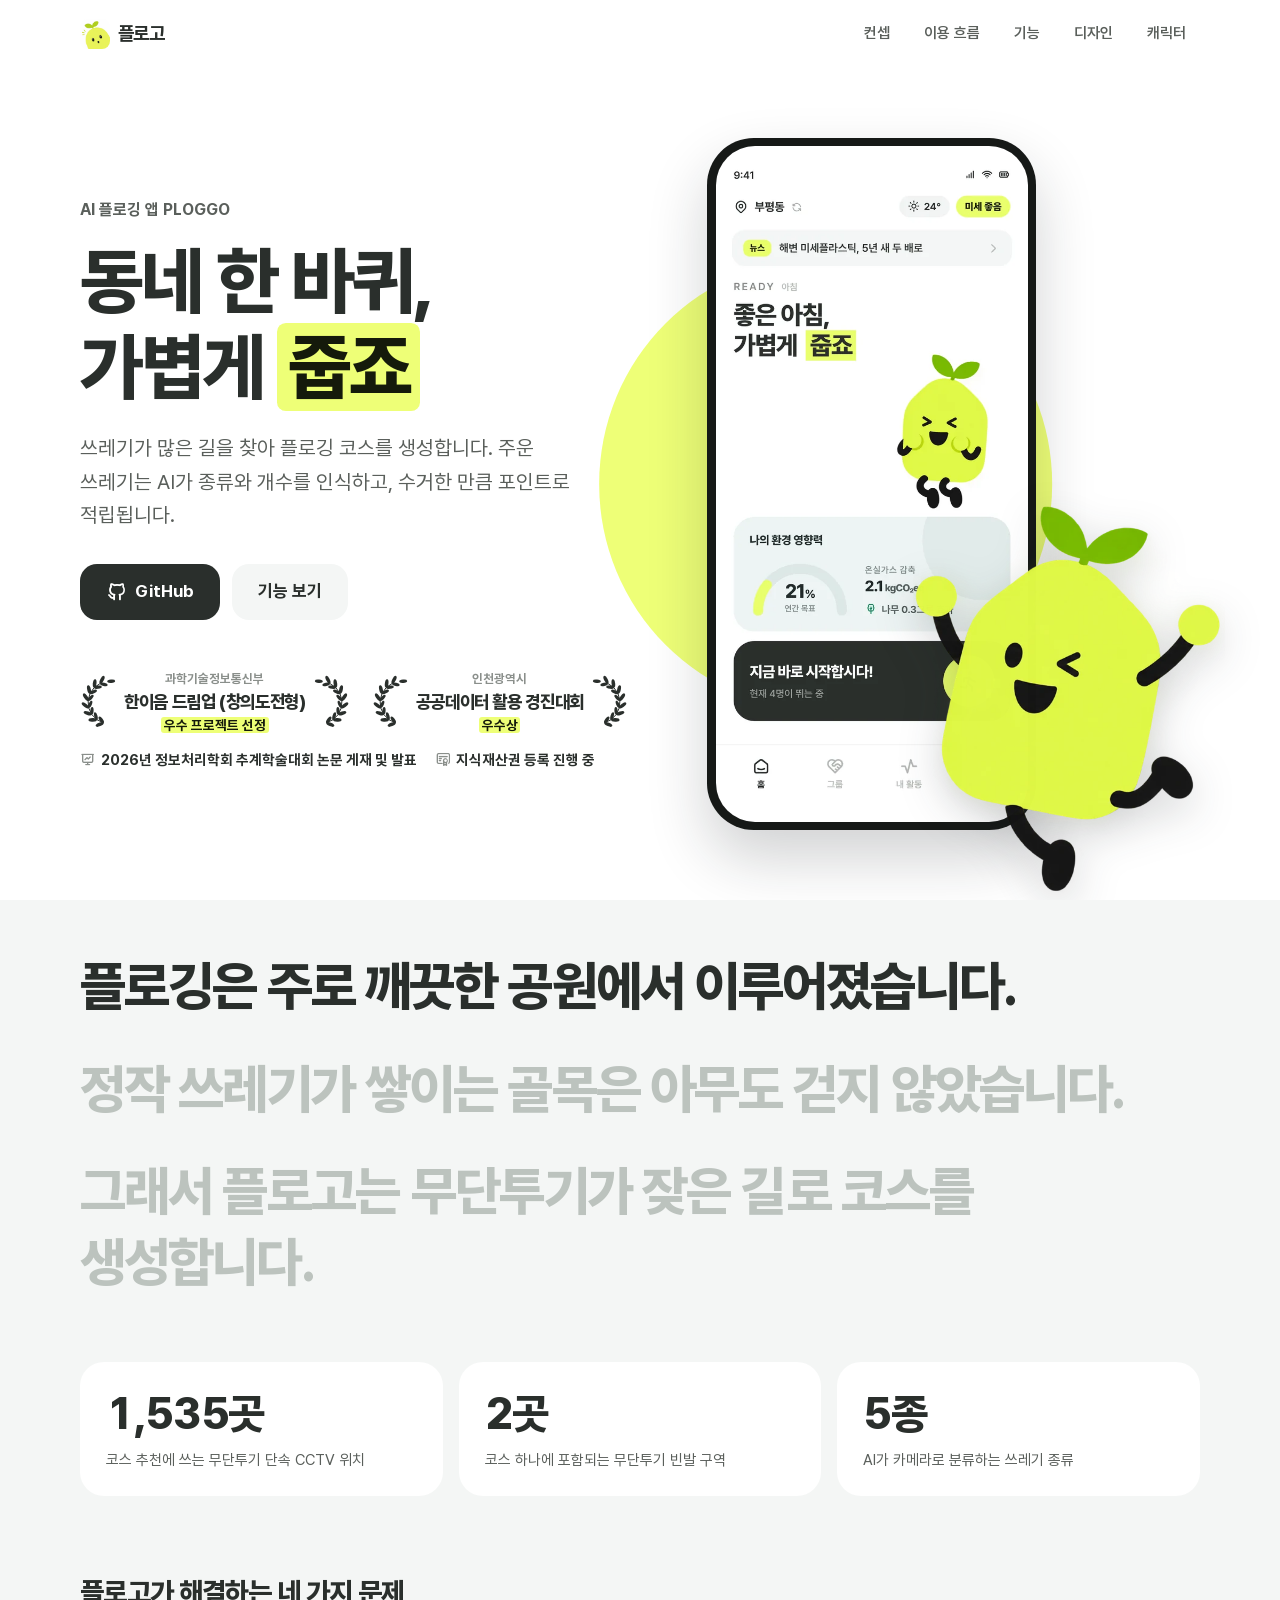
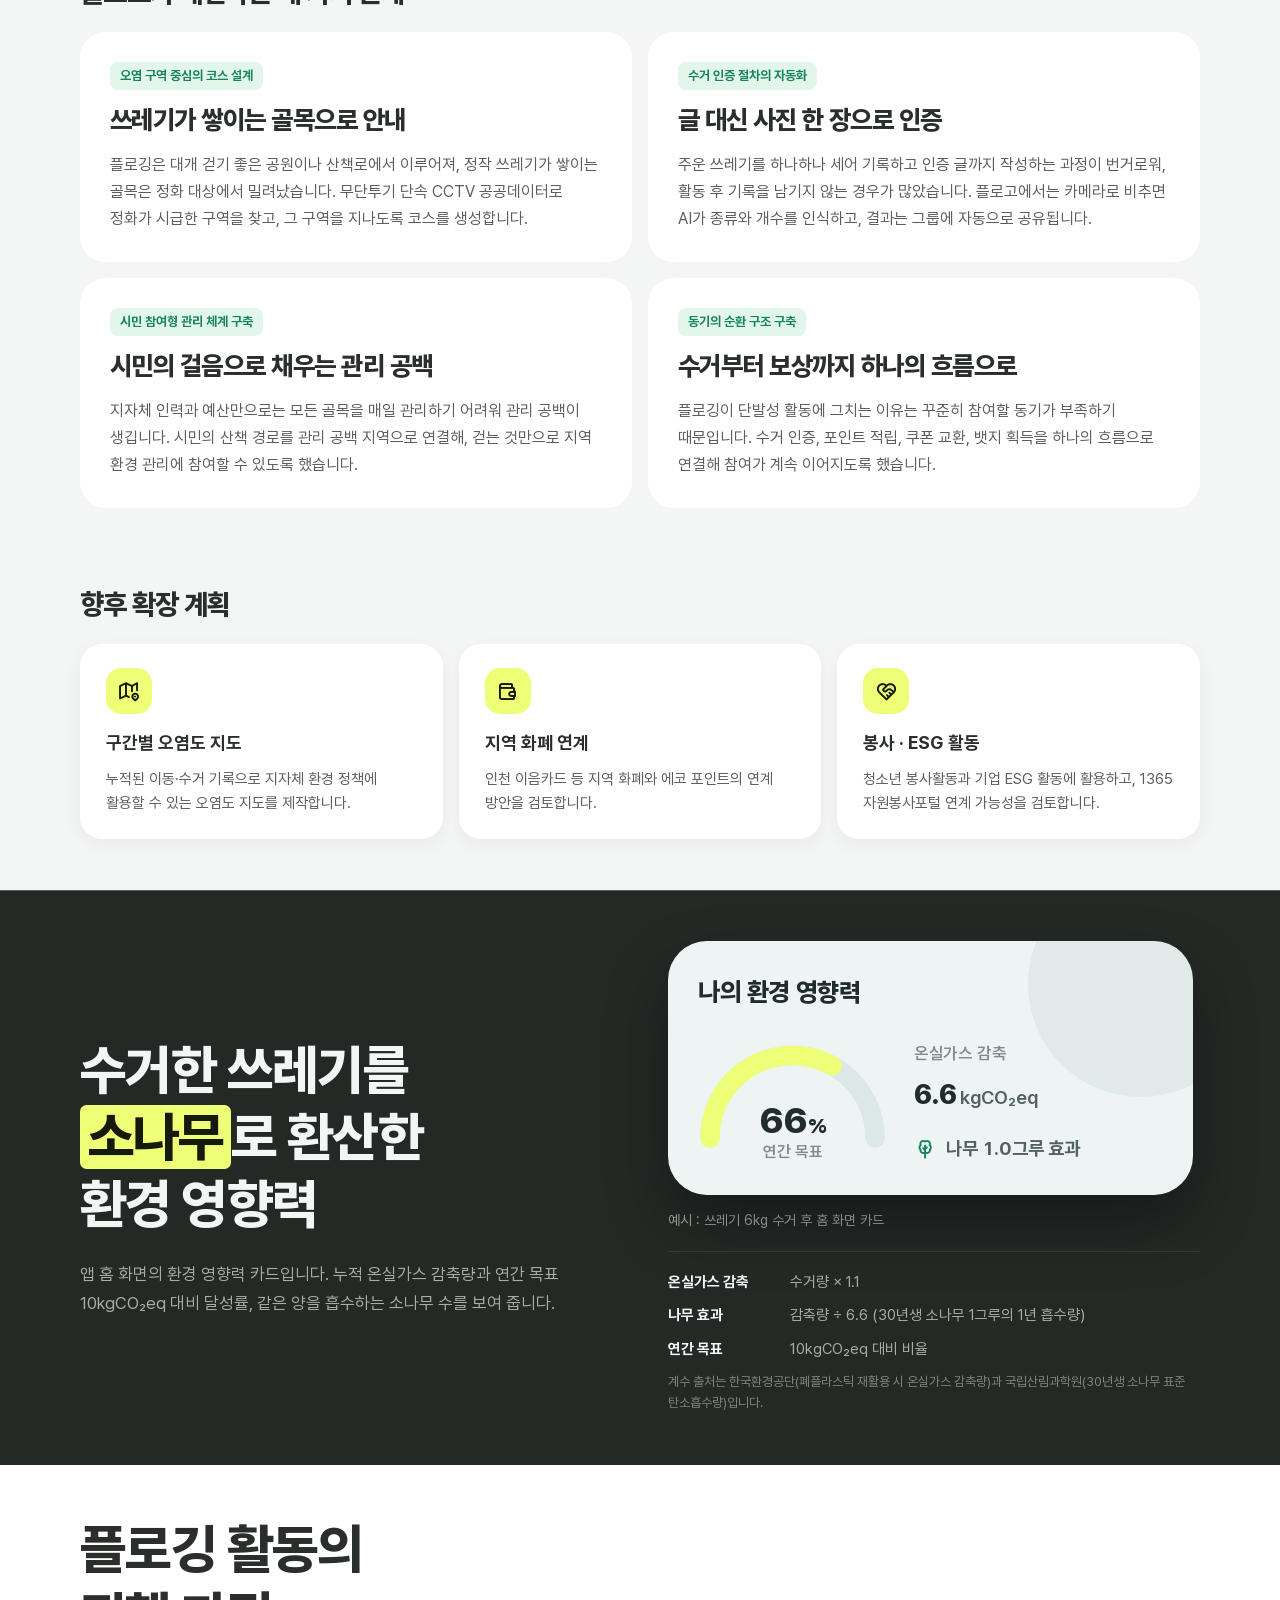
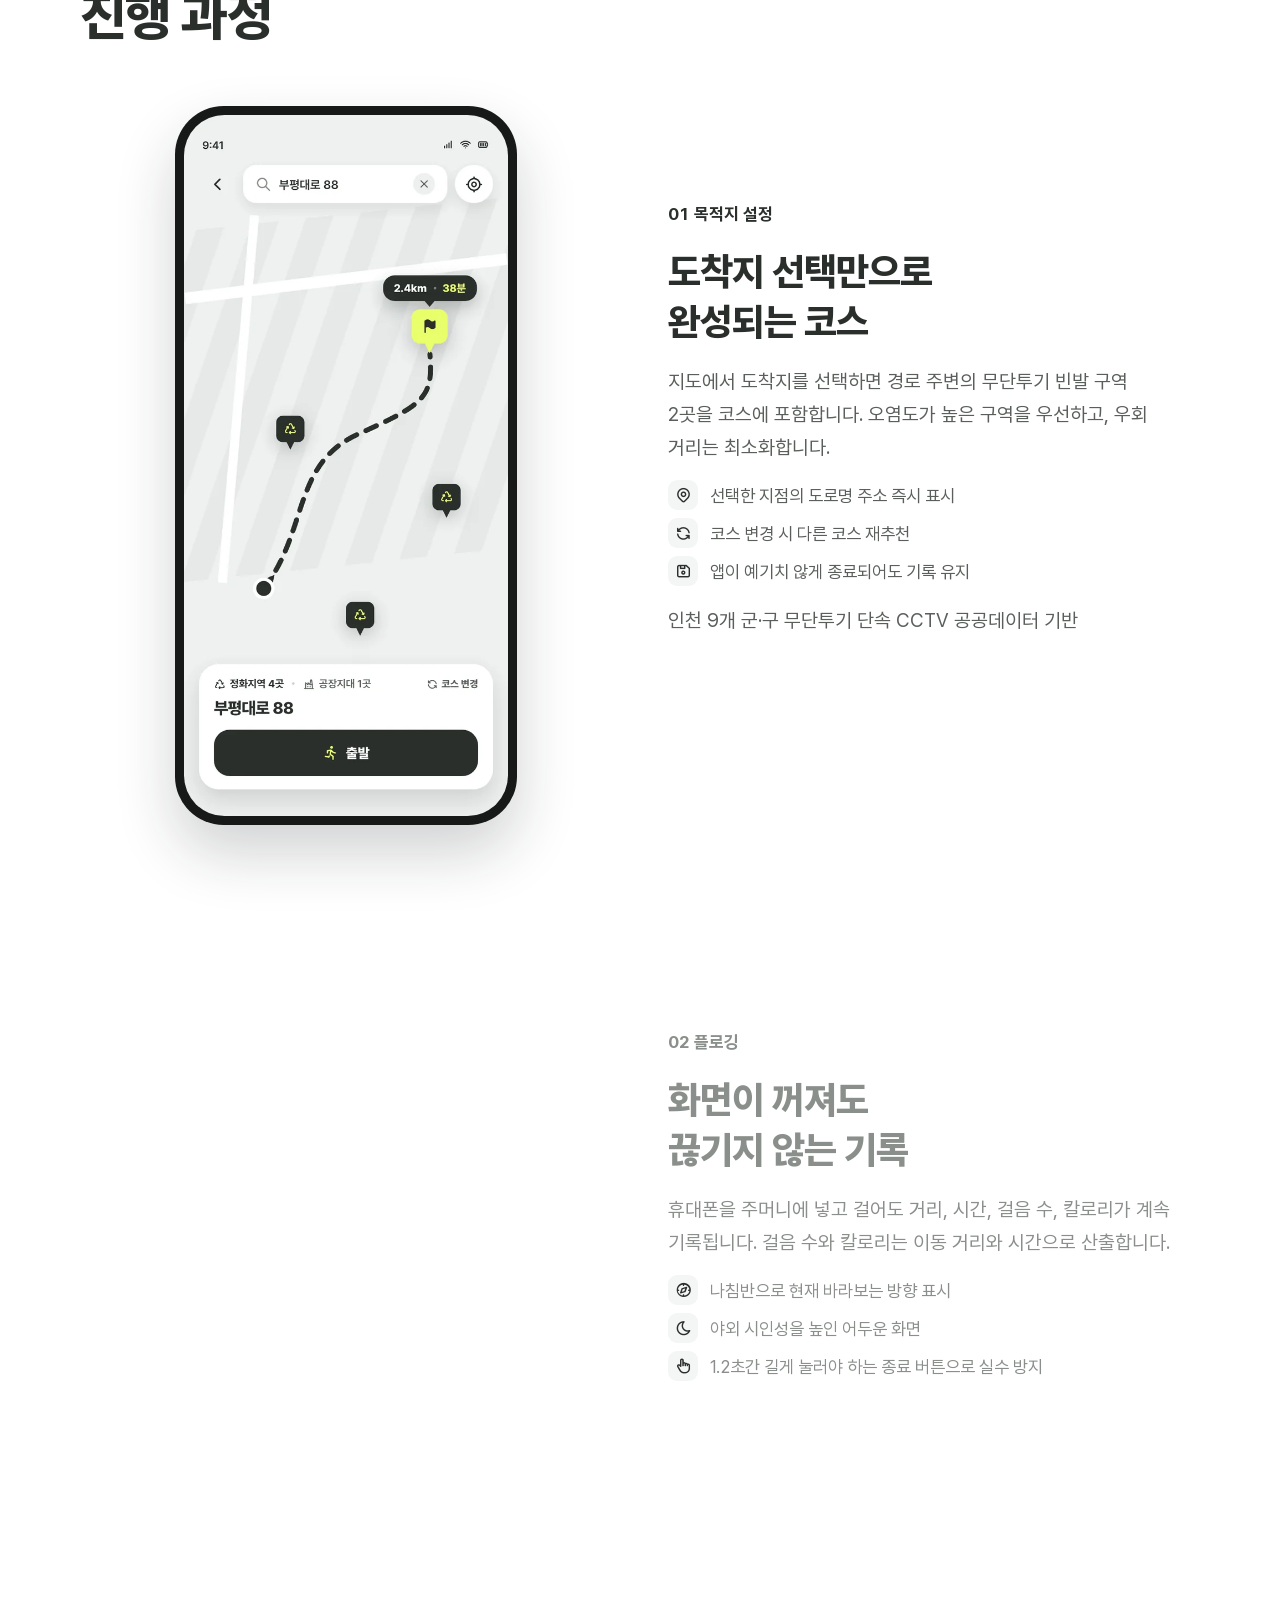
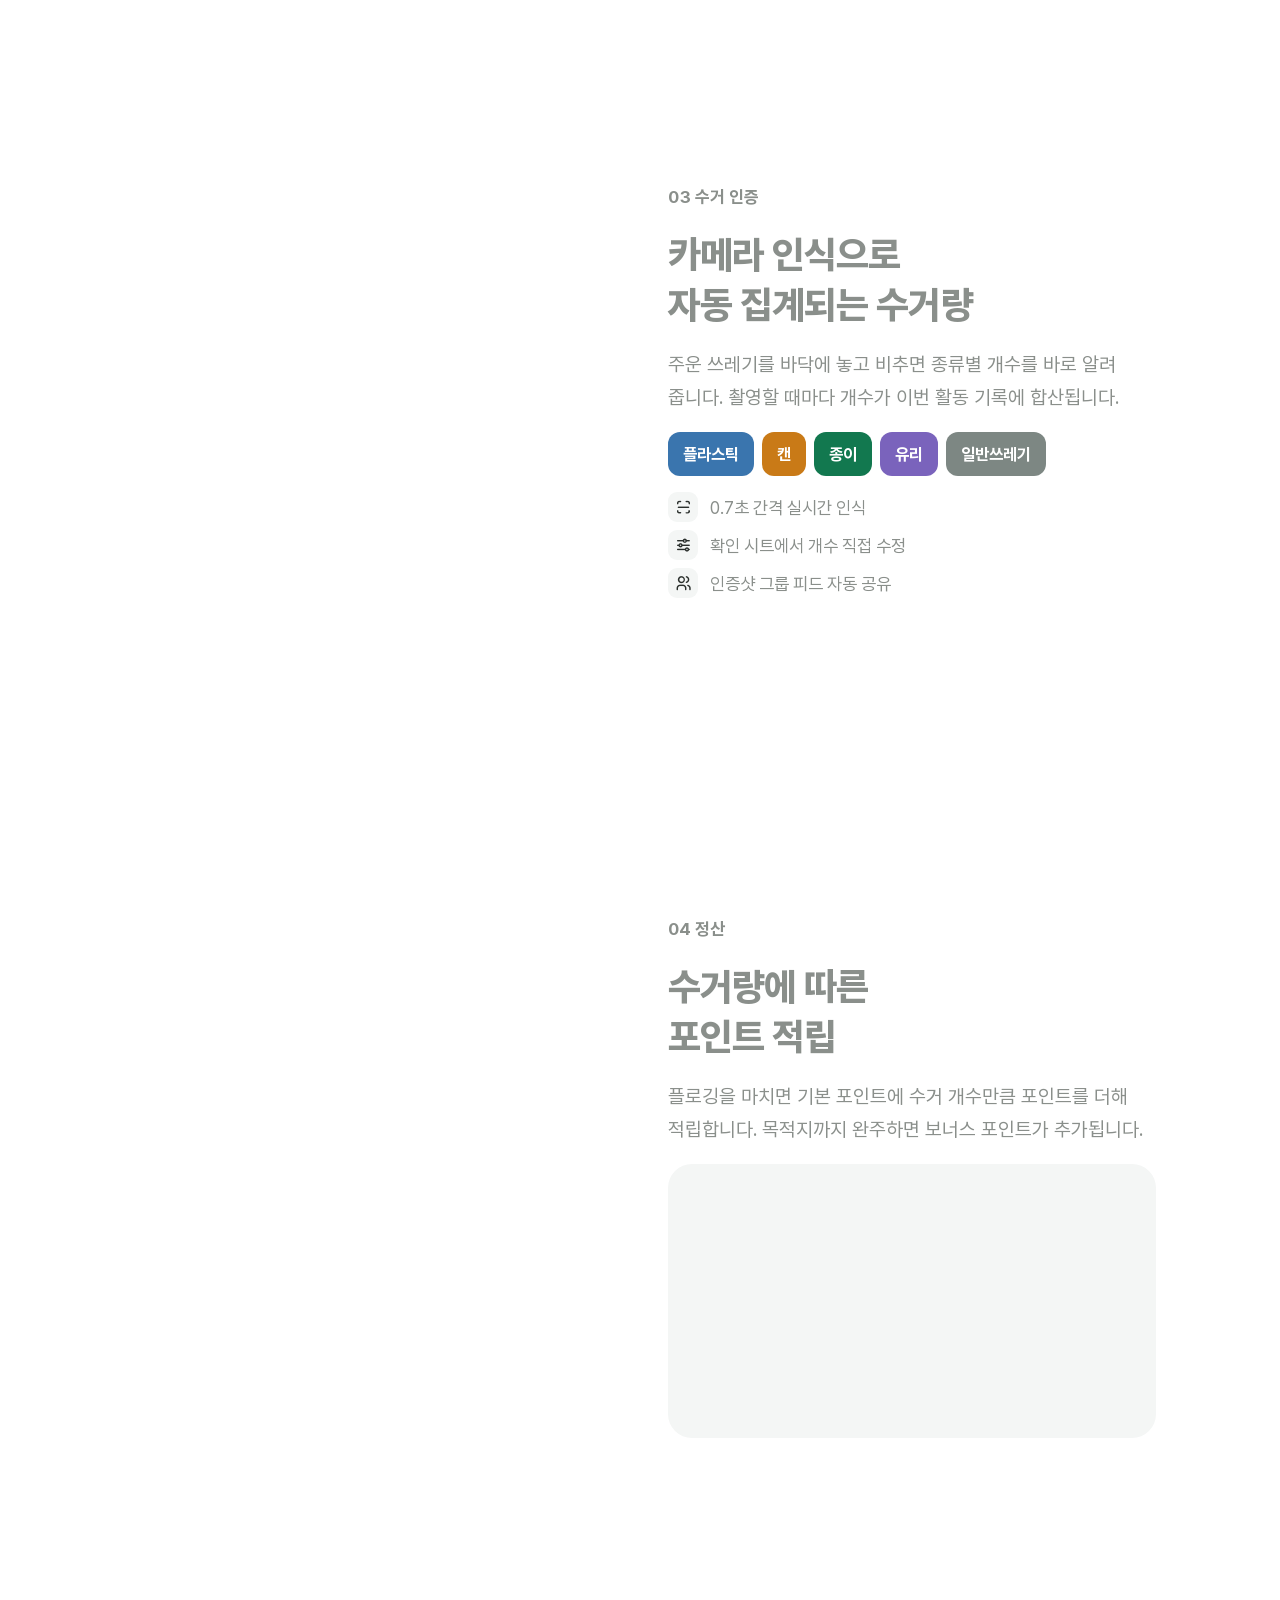
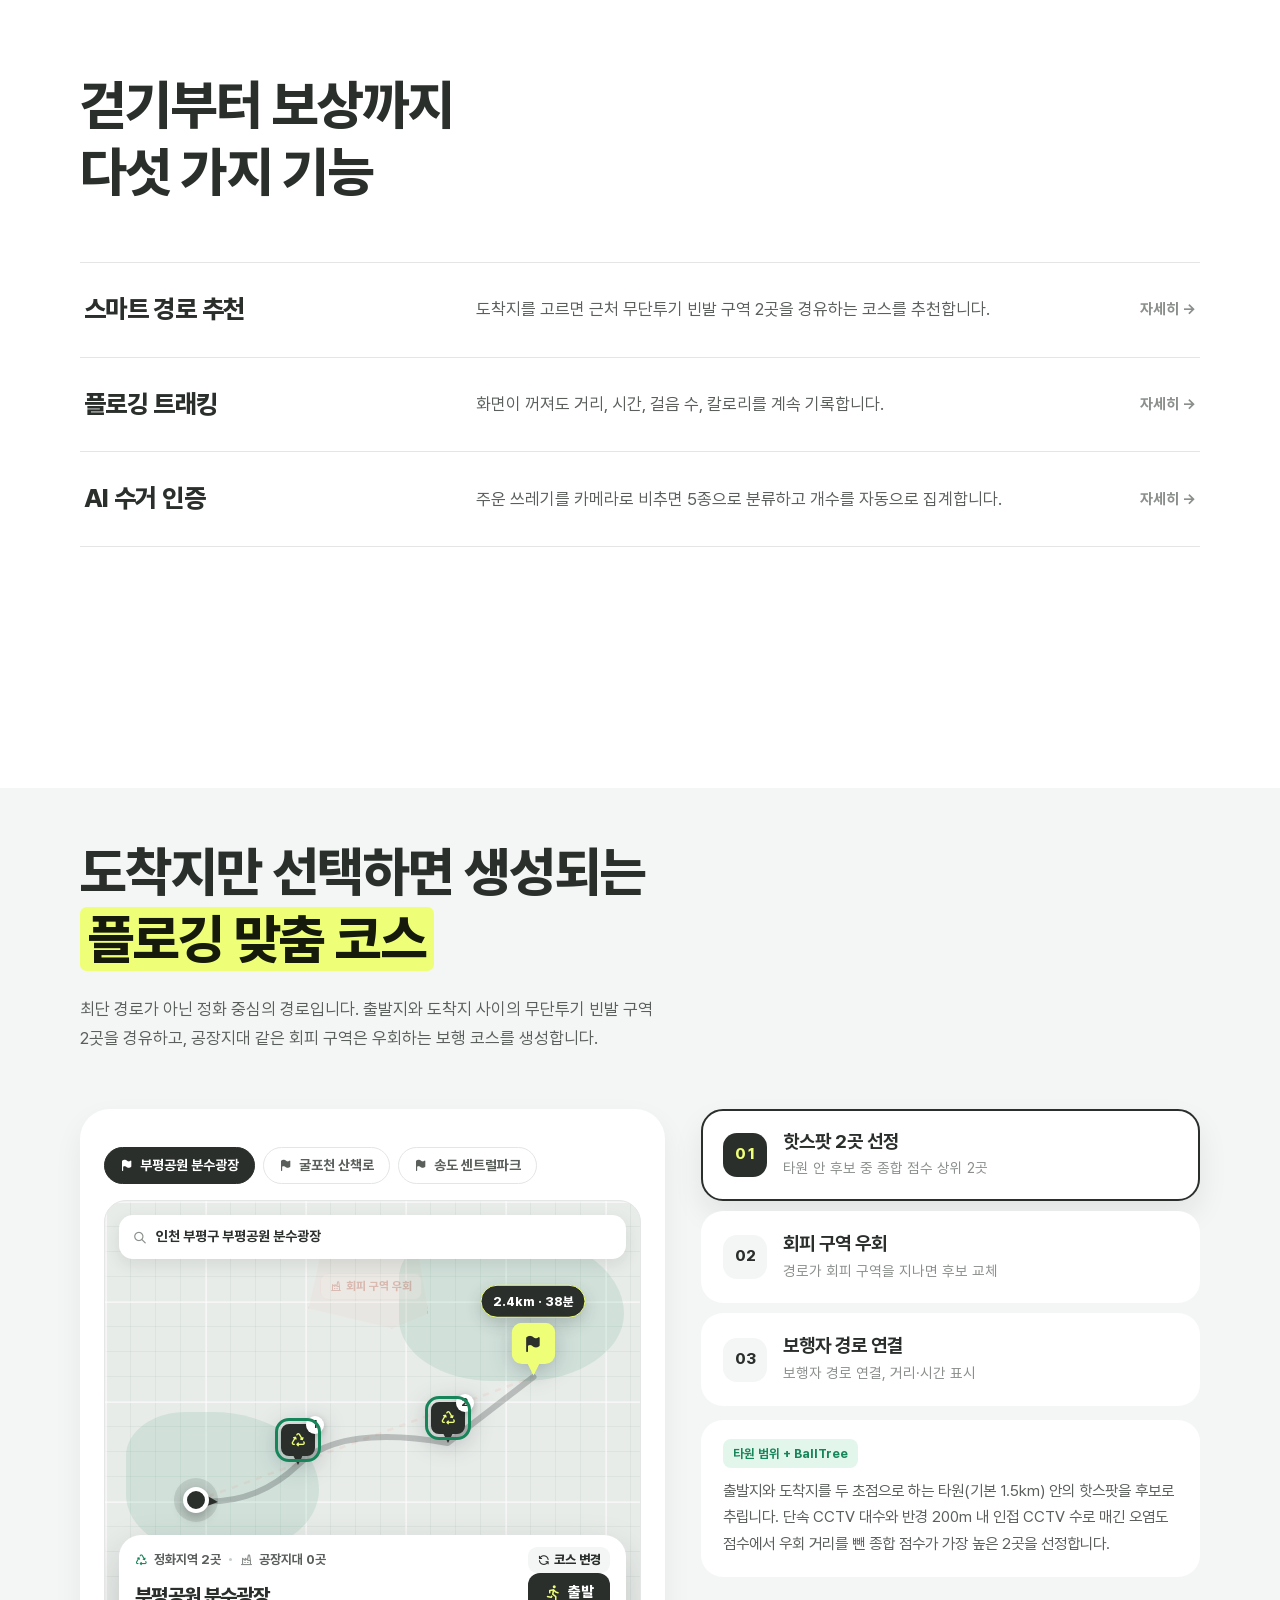
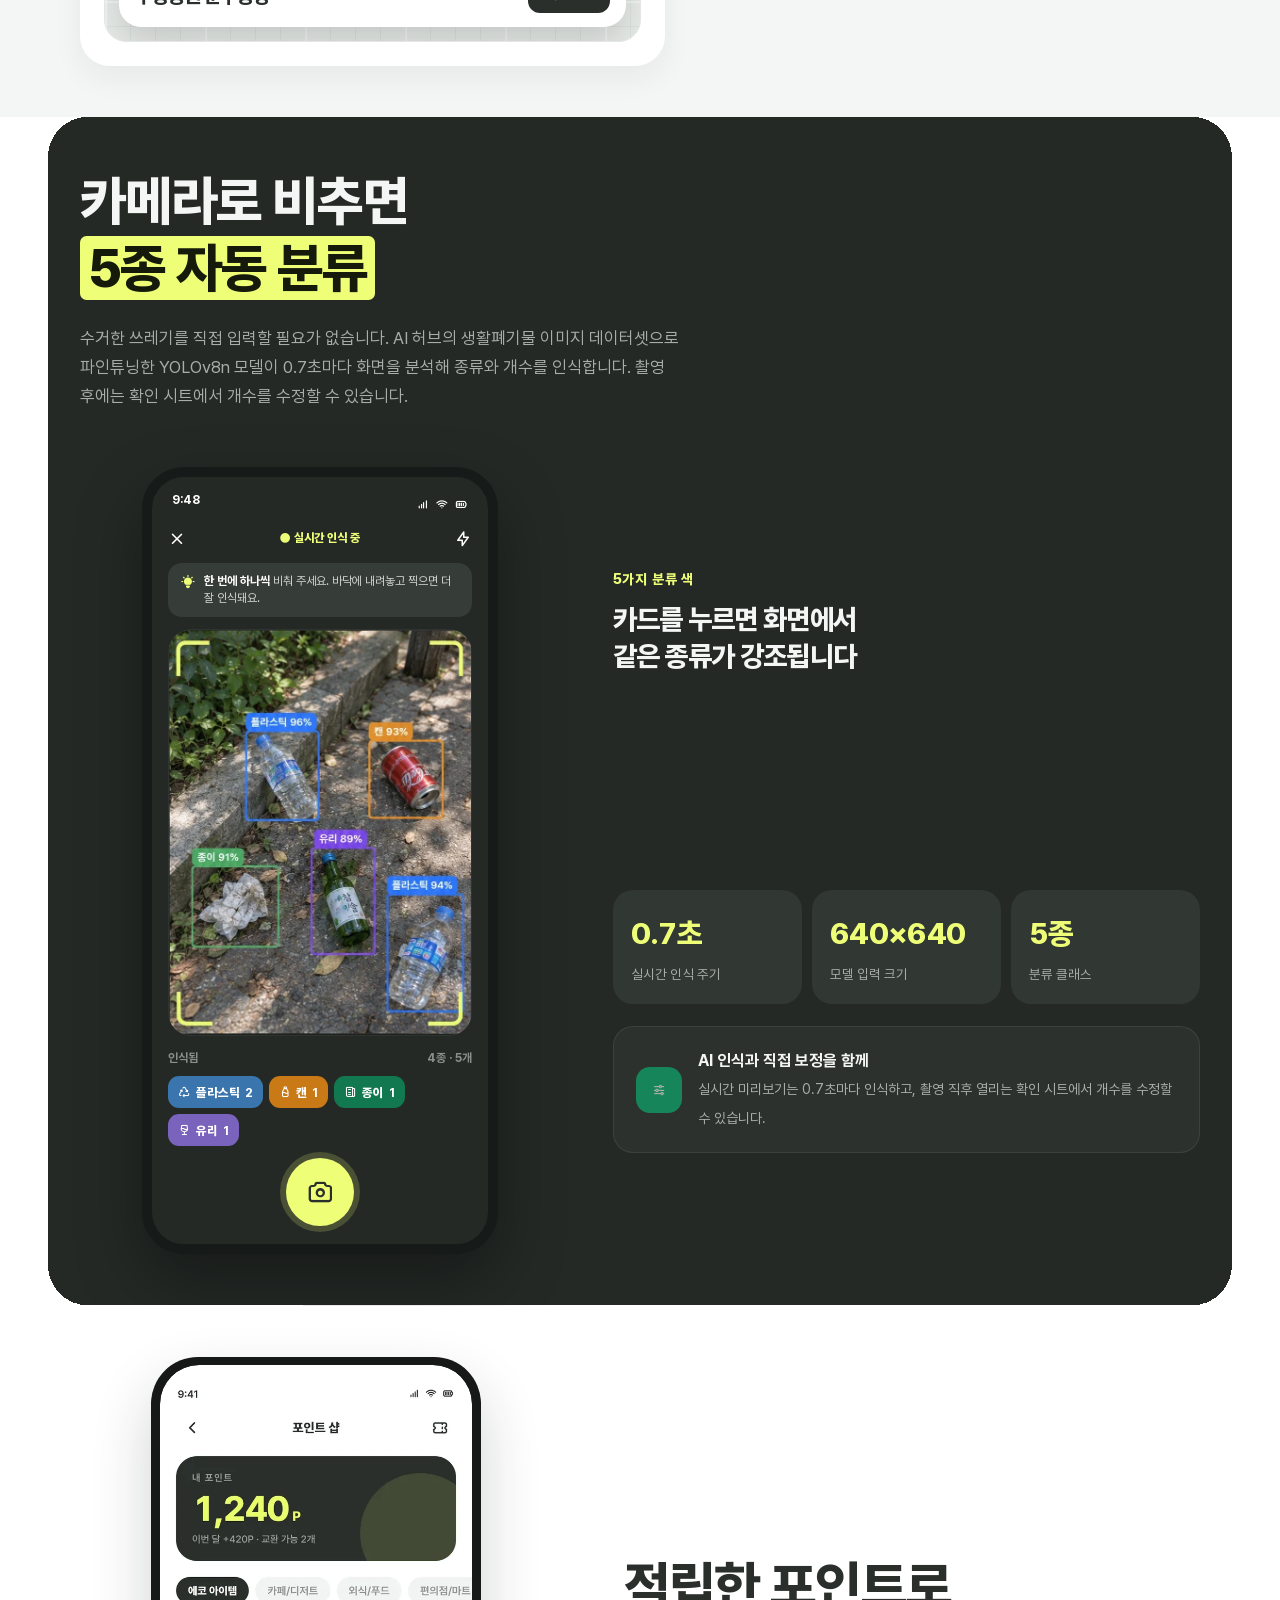
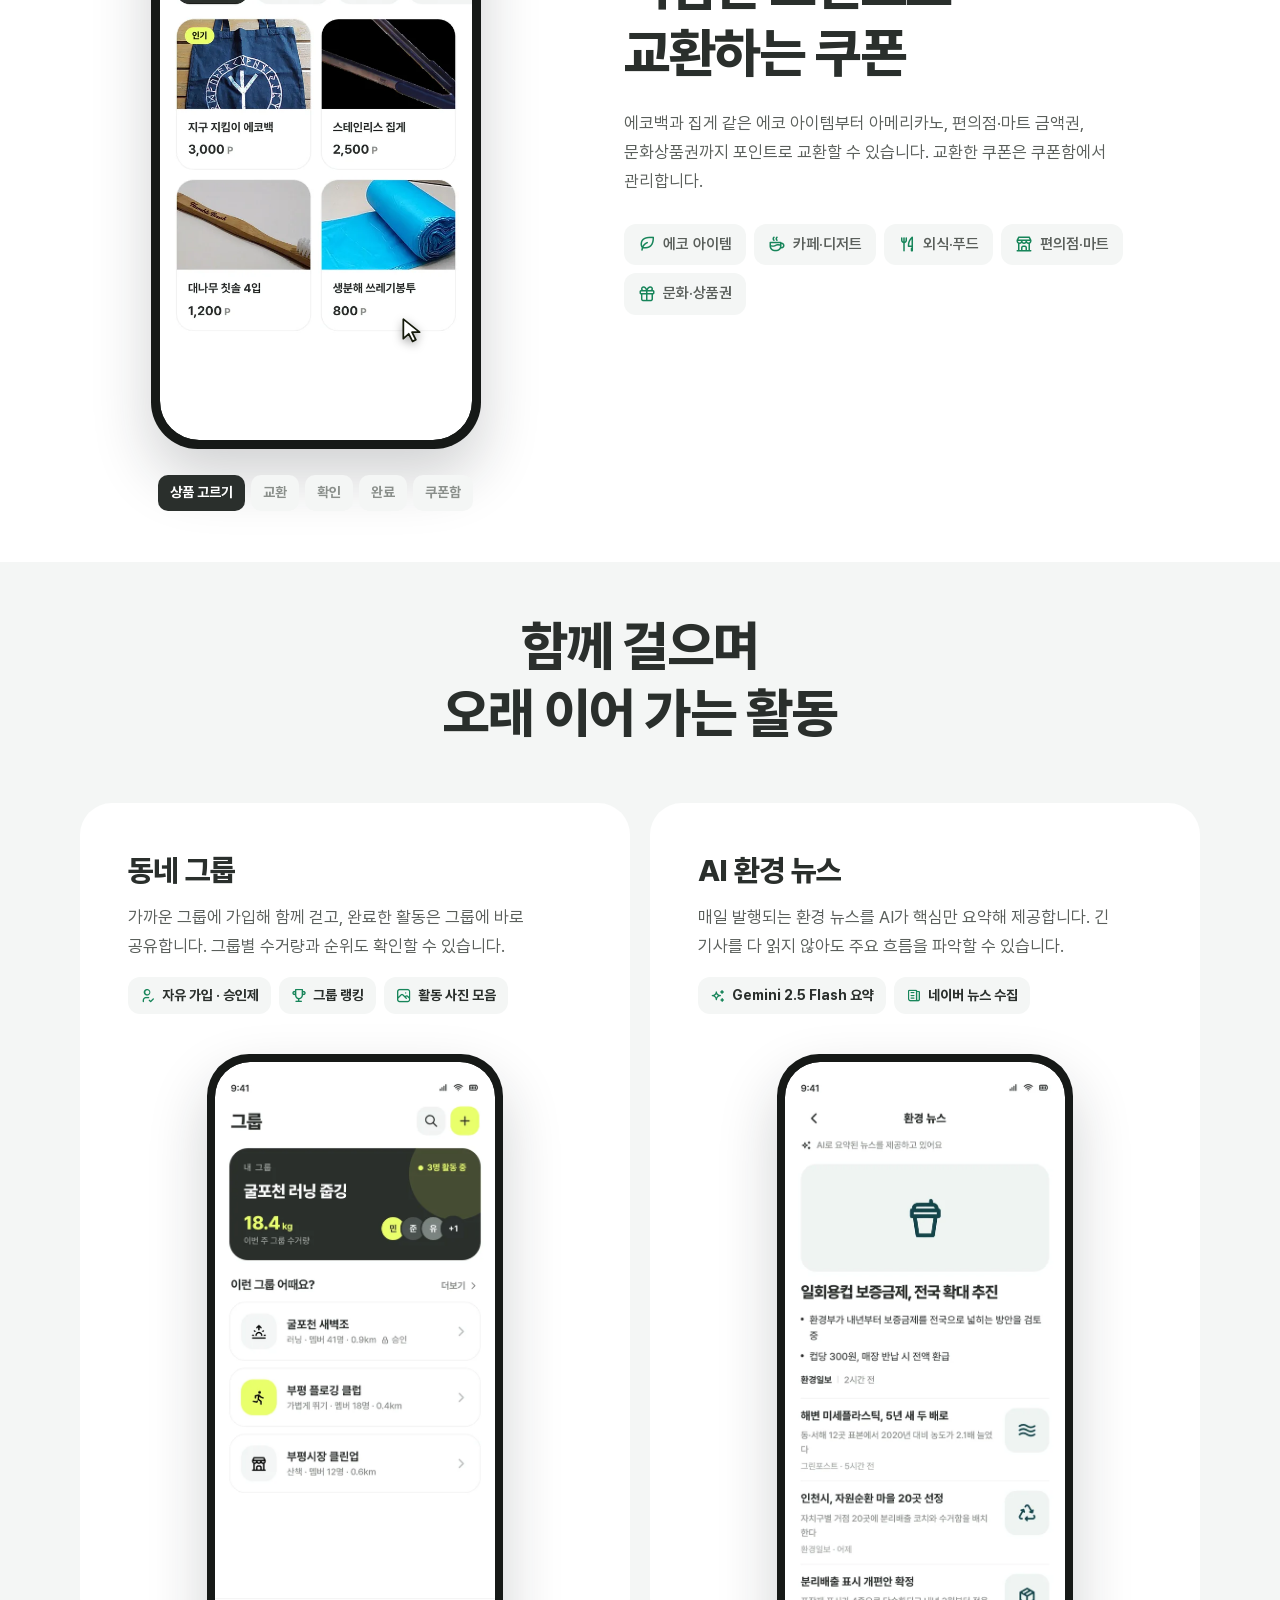
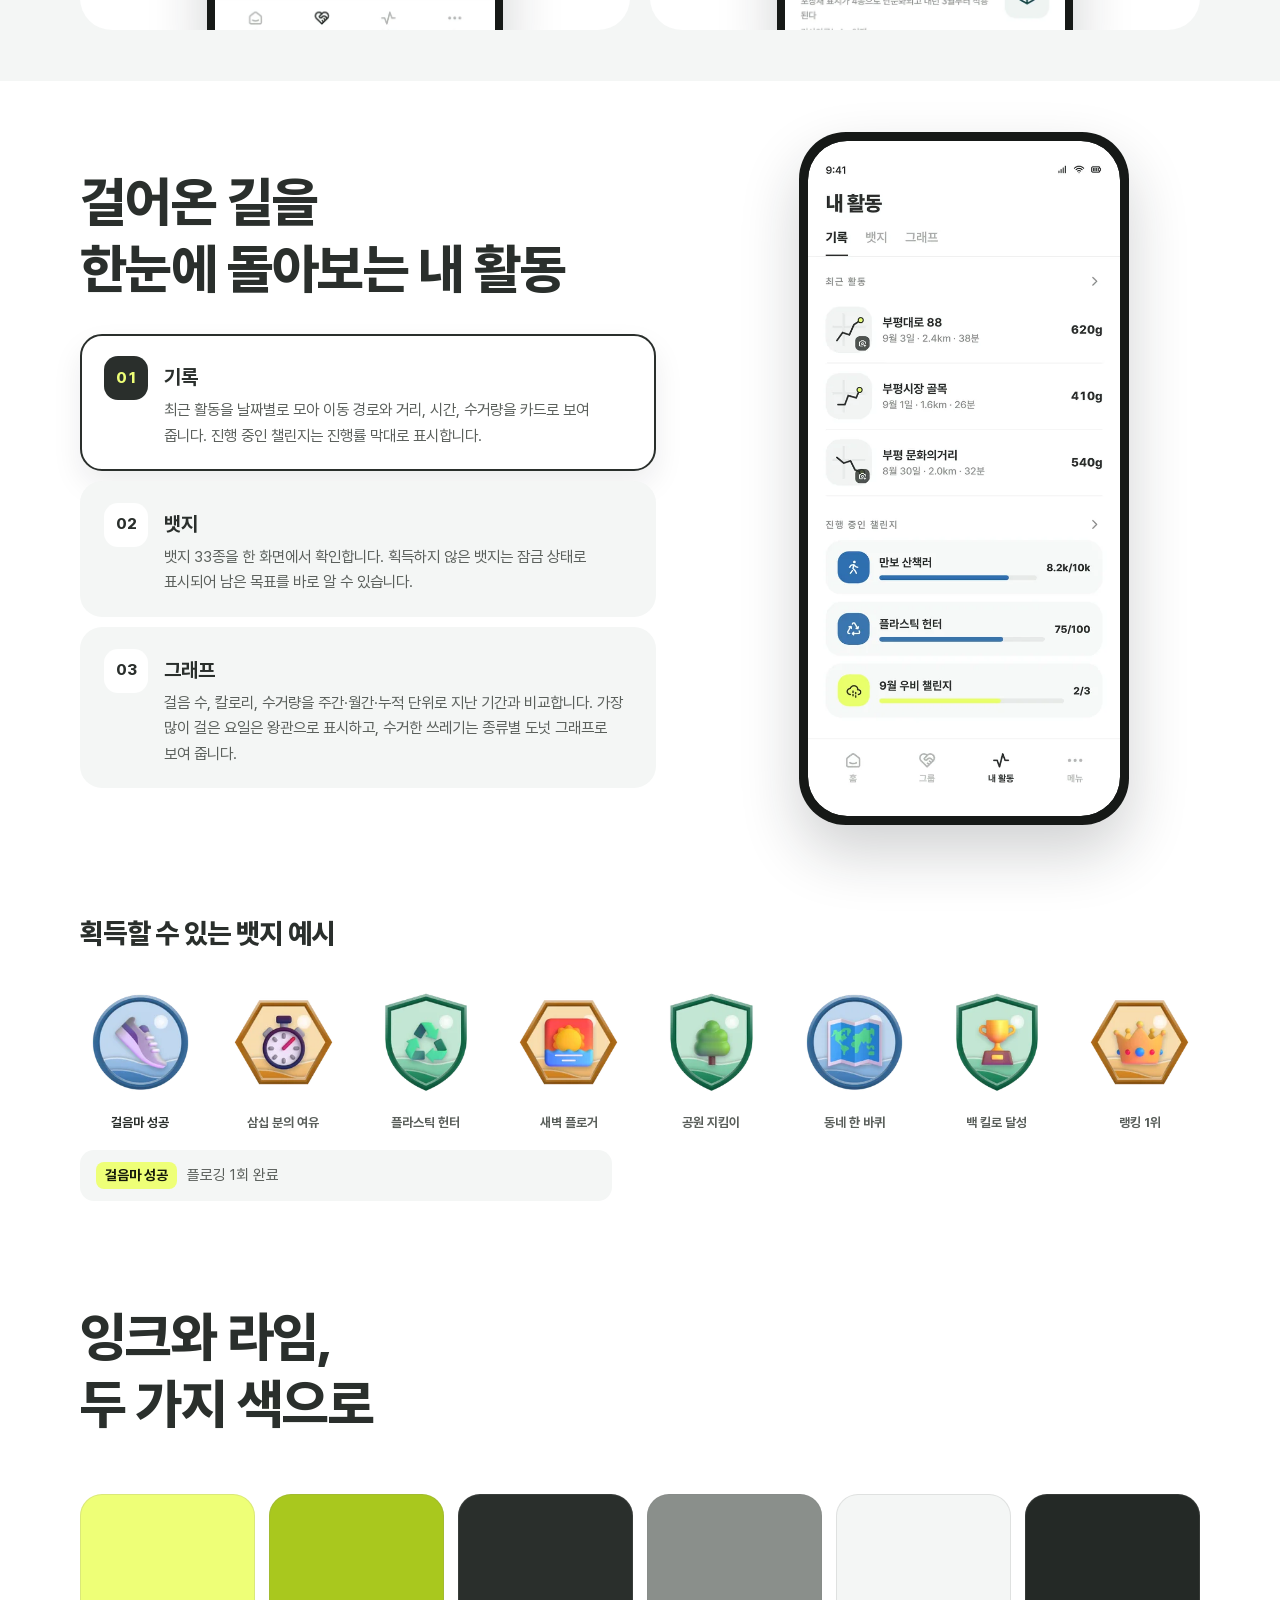
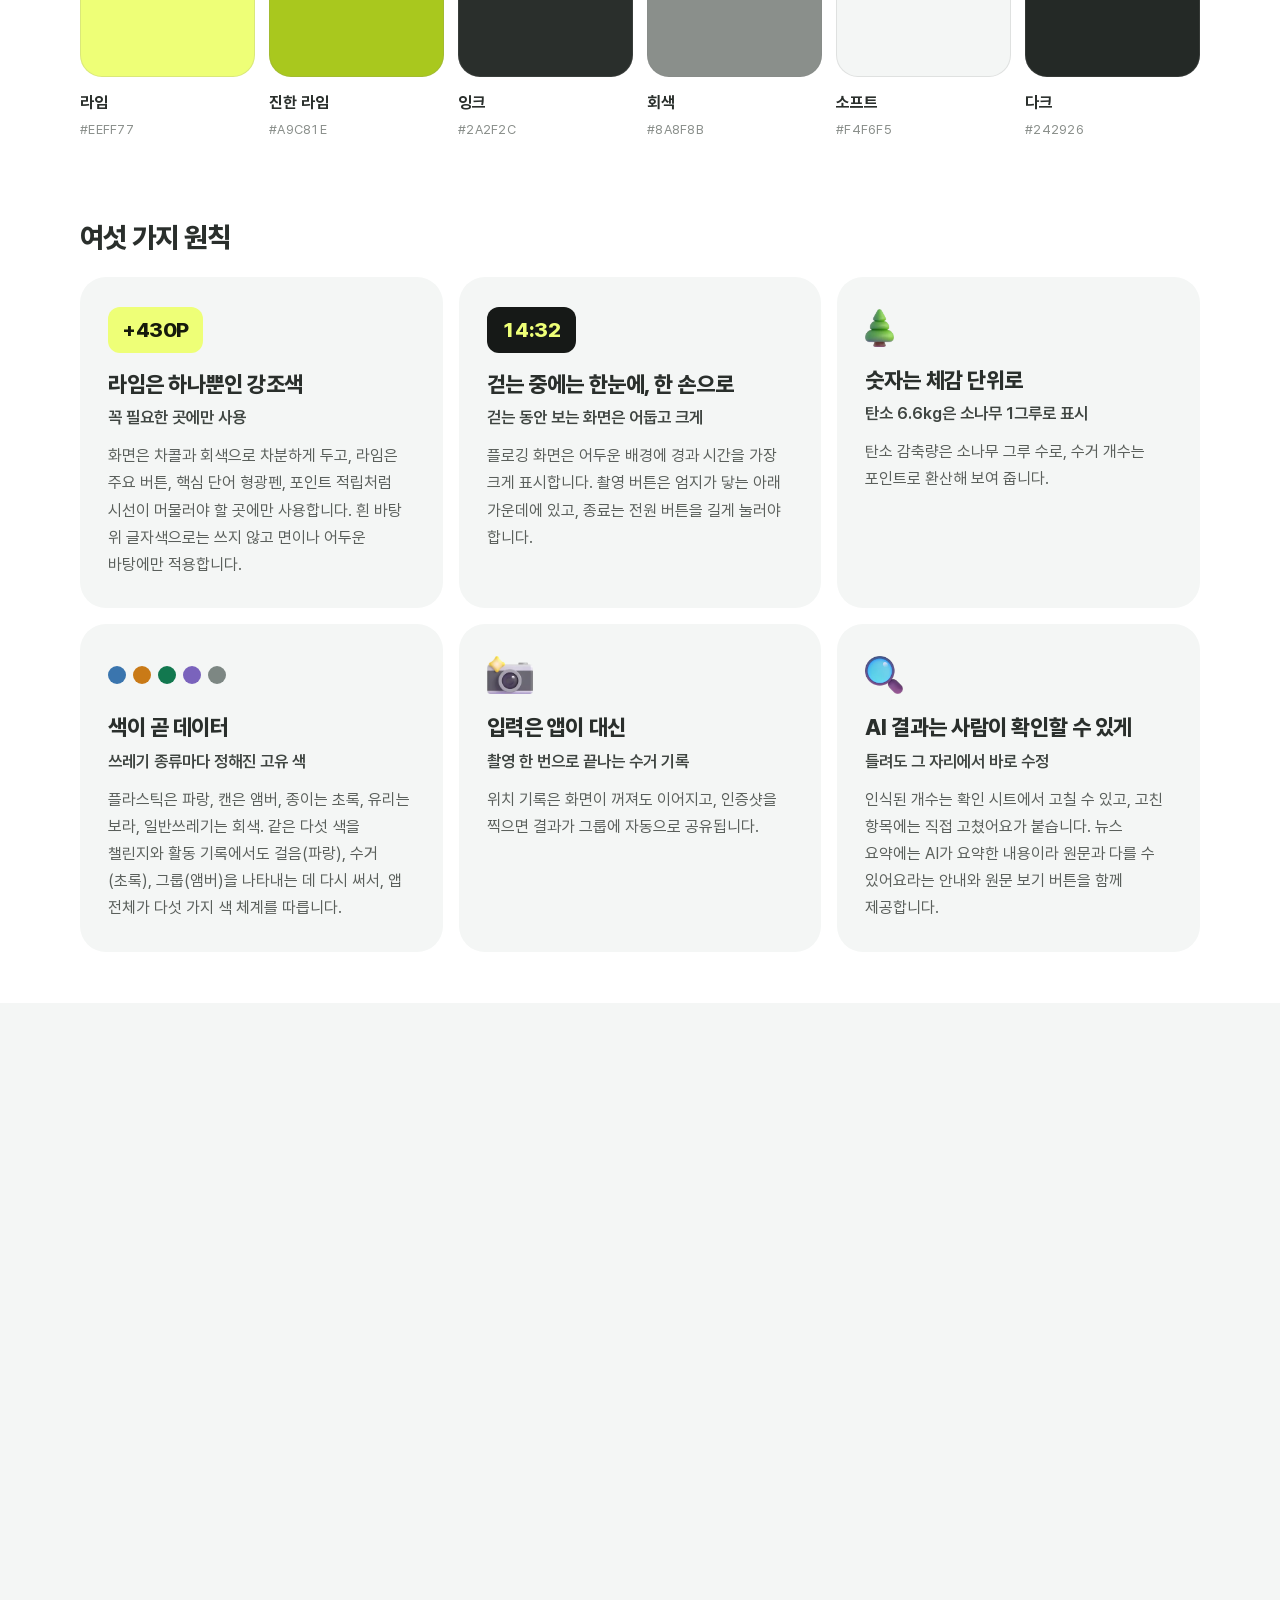
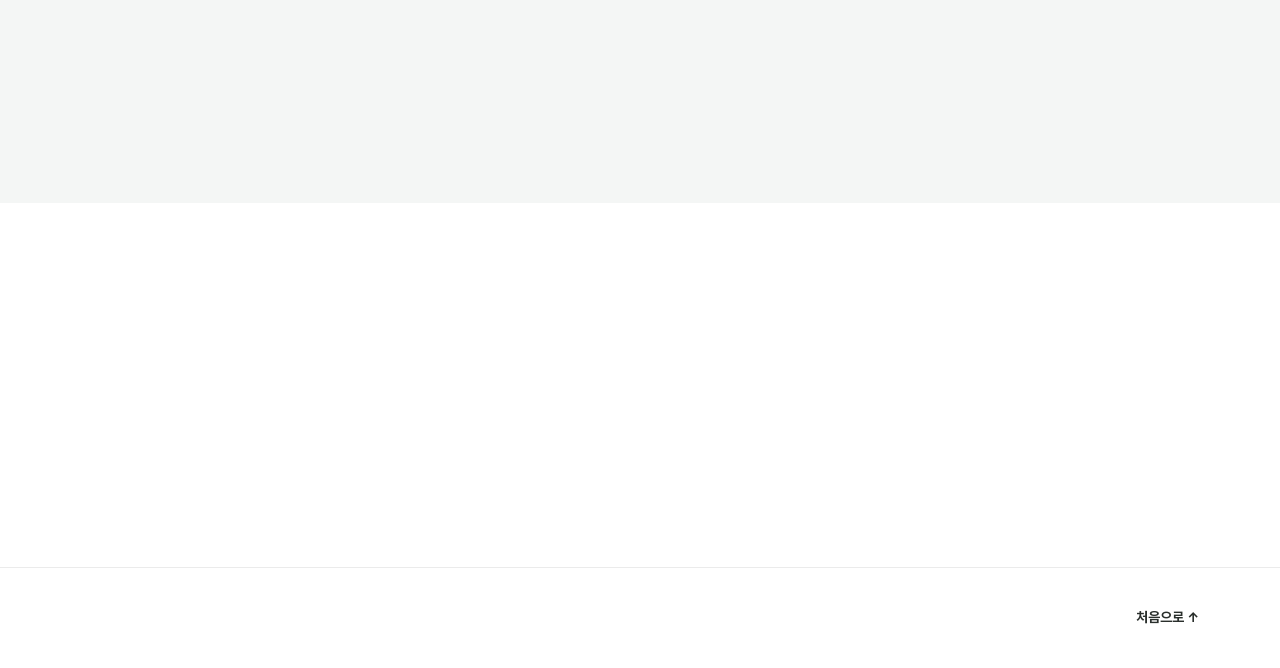
<file: projects/ploggo.html>
<!DOCTYPE html>
<meta charset="utf-8">
<html><head><script>
/* 상세 페이지는 언제 열어도 맨 위(첫 화면)에서 시작한다.
   브라우저나 미리보기 창이 이전 스크롤 위치를 이어 붙이는 경우를 막고,
   사용자가 먼저 스크롤을 시작했다면 더는 끌어올리지 않는다. */
(function () {
  if ('scrollRestoration' in history) history.scrollRestoration = 'manual';
  var keepHash = location.hash && location.hash !== '#top';
  var userMoved = false;
  ['wheel', 'touchstart', 'keydown', 'mousedown'].forEach(function (t) {
    addEventListener(t, function () { userMoved = true; }, { passive: true, once: true });
  });
  /* 부드러운 스크롤 설정이 있어도 '올라가는 모습'이 보이지 않게 즉시 이동 */
  function toTop() {
    if (keepHash || userMoved || window.scrollY === 0) return;
    var de = document.documentElement, prev = de.style.scrollBehavior;
    de.style.scrollBehavior = 'auto';
    window.scrollTo({ top: 0, left: 0, behavior: 'instant' });
    de.style.scrollBehavior = prev;
  }
  toTop();
  addEventListener('DOMContentLoaded', toTop);
  addEventListener('load', function () { toTop(); setTimeout(toTop, 80); setTimeout(toTop, 400); });
  addEventListener('pageshow', toTop);
})();
</script>
<meta charset="utf-8"><meta name=viewport content="width=device-width,initial-scale=1,viewport-fit=cover"><style>:root{color-scheme:light;box-sizing:border-box;padding-top:env(safe-area-inset-top,0px);padding-bottom:env(safe-area-inset-bottom,0px)}html{scroll-padding-top:env(safe-area-inset-top,0px)}body{margin:0;padding:0;font:14px -apple-system,BlinkMacSystemFont,sans-serif;background:#fff;color:#000}img{max-width:100%}[hidden]:not([hidden=until-found i]){display:none!important}</style>
<title>PLOGGO 앱 소개</title>
<meta name="claude:viewport-fit-sides" content="cover">
<meta name="description" content="쓰레기 많은 길로 코스를 짜 주고, 주운 쓰레기는 AI가 세어 주는 플로깅 앱 PLOGGO">
<link rel="stylesheet" href="fonts.css">
<link rel="stylesheet" href="icons.css">
</head>
<body>
<style>
/* 레이아웃: 토스식 한 화면 한 메시지. 큰 한글 헤드라인과 폰 화면이 번갈아 나오고,
   이용 흐름은 고정된 폰 하나에서 화면이 바뀐다. 라임은 강조 면에만 쓴다(앱 Startline 규칙). */
:root {
  --ink: #2A2F2C;
  --lime: #EEFF77;
  --lime-on: #151A0B;
  --bg: #FFFFFF;
  --soft: #F4F6F5;
  --line: #E3E6E4;
  --fg: #2A2F2C;
  --fg-2: #5A5F5B;
  --fg-3: #8A8F8B;
  --dim: #BCC3BE;
  --fg-sub: #3F4541;
  --eco: #17855A;
  --eco-bg: #E3F6EC;
  --band: #242926;
  --band-fg: #F4F6F5;
  --band-2: #A8ADA9;
  --band-card: #313733;
  --btn: #2A2F2C;
  --btn-fg: #FFFFFF;
  --ghost: #F4F6F5;
  --bezel: #161917;
  --halo: #EEFF77;
  --plastic: #3A75AE;
  --can: #C97A17;
  --paper: #12784F;
  --glass: #7A63BC;
  --general: #7D8783;
  --shadow: 0 28px 60px rgba(25, 30, 36, .20);
  --nav-bg: rgba(255, 255, 255, .86);
  --font: "Pretendard", "Apple SD Gothic Neo", "Malgun Gothic", "Noto Sans KR", system-ui, sans-serif;
}
@media (prefers-color-scheme: dark) {
  :root:not([data-theme="light"]) {
    --bg: #1A1E1C; --soft: #242926; --line: #363C38;
    --fg: #F1F3F2; --fg-2: #B7BEB9; --fg-3: #8A8F8B; --dim: #4C5450; --fg-sub: #D6DBD8;
    --eco: #5CC596; --eco-bg: rgba(92, 197, 150, .14);
    --band: #111413; --band-card: #242926;
    --btn: #EEFF77; --btn-fg: #151A0B; --ghost: #2C322F;
    --bezel: #0A0C0B; --halo: #D9EC5F;
    --shadow: 0 28px 60px rgba(0, 0, 0, .45);
    --nav-bg: rgba(26, 30, 28, .86);
    color-scheme: dark;
  }
}
:root[data-theme="dark"] {
  --bg: #1A1E1C; --soft: #242926; --line: #363C38;
  --fg: #F1F3F2; --fg-2: #B7BEB9; --fg-3: #8A8F8B; --dim: #4C5450; --fg-sub: #D6DBD8;
  --eco: #5CC596; --eco-bg: rgba(92, 197, 150, .14);
  --band: #111413; --band-card: #242926;
  --btn: #EEFF77; --btn-fg: #151A0B; --ghost: #2C322F;
  --bezel: #0A0C0B; --halo: #D9EC5F;
  --shadow: 0 28px 60px rgba(0, 0, 0, .45);
  --nav-bg: rgba(26, 30, 28, .86);
  color-scheme: dark;
}

html { scroll-padding-top: 68px; }
@media (prefers-reduced-motion: no-preference) { html { scroll-behavior: smooth; } }
body {
  background: var(--bg);
  color: var(--fg);
  font-family: var(--font);
  font-size: 17px;
  line-height: 1.7;
  word-break: keep-all;
  overflow-wrap: anywhere;
  -webkit-font-smoothing: antialiased;
}
body::before {
  content: ""; position: fixed; inset: 0 0 auto; height: env(safe-area-inset-top, 0px);
  z-index: 10; background: var(--bg);
}
h1, h2, h3, p, ol, ul, dl, dd, figure { margin: 0; }
ol, ul { padding: 0; list-style: none; }
h1, h2, h3 { text-wrap: balance; font-weight: 800; }
img { display: block; }
a { color: inherit; }
:focus-visible { outline: 3px solid var(--plastic); outline-offset: 3px; border-radius: 6px; }

.wrap {
  max-width: 1120px;
  margin-inline: auto;
  padding-left: max(20px, env(safe-area-inset-left, 0px));
  padding-right: max(20px, env(safe-area-inset-right, 0px));
}
.section { padding-block: clamp(36px, 4vw, 58px); }
/* 사진: 왼쪽 큰 사진 1장(단체 사진)과 오른쪽 작은 사진 2장. 칸 비율을 사진(16:9)에 가깝게 맞춰 양끝이 잘리지 않게 한다 */
.photo-grid { display: grid; grid-template-columns: minmax(0, 2fr) minmax(0, 1fr); grid-template-rows: repeat(2, minmax(0, 1fr)); gap: 16px; aspect-ratio: 2.6 / 1; }
.photo-slot { margin: 0; display: grid; place-items: center; border: 2px dashed var(--line); border-radius: 26px; background: var(--soft); color: var(--fg-3); overflow: hidden; }
.photo-slot.wide { grid-column: 1; grid-row: 1 / span 2; }
.photo-slot.filled { border: 0; background: none; }
.photo-slot img { width: 100%; height: 100%; object-fit: cover; }
.photo-slot span { display: grid; justify-items: center; gap: 8px; font-size: 15px; font-weight: 700; }
.photo-slot .ti { font-size: 30px; }

mark {
  background: linear-gradient(var(--lime), var(--lime)) no-repeat 0 0 / 100% 100%;
  color: var(--lime-on);
  padding: 0 .14em;
  border-radius: .12em;
  -webkit-box-decoration-break: clone;
  box-decoration-break: clone;
}
.eyebrow { font-size: 16px; font-weight: 700; color: var(--fg-2); margin-bottom: 18px; }
h2 { font-size: clamp(32px, 4.4vw, 54px); line-height: 1.24; letter-spacing: -0.03em; }
h3 { font-size: clamp(25px, 2.6vw, 34px); line-height: 1.32; letter-spacing: -0.025em; }
.body { color: var(--fg-2); max-width: 30em; }

.btn {
  display: inline-flex; align-items: center; justify-content: center; gap: 8px;
  min-height: 56px; padding: 0 26px; border-radius: 17px;
  background: var(--btn); color: var(--btn-fg);
  font-weight: 700; font-size: 17px; text-decoration: none;
  transition: transform .15s ease;
}
.btn:hover { transform: translateY(-1px); }
.btn.ghost { background: var(--ghost); color: var(--fg); }

/* 폰 목업 */
.phone {
  --pw: 300px;
  width: var(--pw);
  max-width: 100%;
  padding: calc(var(--pw) * .028);
  background: var(--bezel);
  border-radius: calc(var(--pw) * .15);
  box-shadow: var(--shadow);
}
.phone img {
  width: 100%;
  height: auto;
  aspect-ratio: 390 / 844;
  border-radius: calc(var(--pw) * .125);
  object-fit: cover;
}

/* 내비게이션 */
.nav {
  position: sticky; top: env(safe-area-inset-top, 0px); z-index: 20;
  background: var(--nav-bg);
  transition: box-shadow .3s ease;
  -webkit-backdrop-filter: saturate(1.4) blur(14px);
  backdrop-filter: saturate(1.4) blur(14px);
}
.nav.scrolled { box-shadow: 0 1px 0 var(--line); }
.nav-inner { position: relative; display: flex; align-items: center; gap: 28px; min-height: 68px; }
.brand { display: inline-flex; align-items: center; gap: 10px; font-weight: 800; font-size: 19px; letter-spacing: .02em; text-decoration: none; }
.brand img { width: 32px; height: 32px; border-radius: 9px; }
.nav-links { display: flex; gap: 26px; margin-left: auto; font-size: 15px; font-weight: 600; color: var(--fg-2); }
.nav-links a { display: inline-grid; text-decoration: none; transition: color .25s; }
/* 굵게 바뀌어도 옆 목차가 밀리지 않도록 굵은 글씨 폭을 미리 잡아 둔다 */
.nav-links a::after { content: attr(data-label); height: 0; overflow: hidden; visibility: hidden; font-weight: 800; }
.nav-links a:hover { color: var(--fg); }
/* 지금 보고 있는 부분의 목차만 진하게, 나머지는 옅게 */
.nav-links.has-on a { color: var(--fg-3); }
.nav-links.has-on a.on, .nav-links.has-on a:hover { color: var(--fg); }
.nav-links a.on { font-weight: 800; }
.nav .btn { min-height: 42px; padding: 0 18px; border-radius: 13px; font-size: 15px; }

/* 히어로 */
/* 첫 화면은 내비게이션 아래 한 화면 높이에 글, 수상 내역, 폰, 캐릭터가 모두 들어오도록 크기를 화면 높이에 맞춘다 */
.hero { box-sizing: border-box; overflow: hidden; display: flex; align-items: center; min-height: calc(100vh - 68px); min-height: calc(100svh - 68px); padding-block: clamp(20px, 3.4svh, 40px); }
.hero > .wrap { flex: 1; min-width: 0; }
.hero-grid { display: grid; grid-template-columns: minmax(0, 1.08fr) minmax(0, .92fr); gap: 48px; align-items: center; }
.hero .eyebrow { margin-bottom: clamp(10px, 1.8svh, 18px); }
.hero h1 { font-size: clamp(40px, min(6.3vw, 8.2svh), 82px); line-height: 1.16; letter-spacing: -0.04em; }
.lead { margin-top: clamp(14px, 2.4svh, 26px); font-size: clamp(17px, min(1.6vw, 2.5svh), 21px); line-height: 1.65; color: var(--fg-2); max-width: 25em; }
.cta-row { display: flex; flex-wrap: wrap; gap: 12px; margin-top: clamp(18px, 3.4svh, 38px); }
.cta-row .ti { font-size: 21px; }
/* 수상 내역: 카드 없이 흰 바탕 위에 두 공모전을 월계관으로 감싸 같은 크기의 시상 배지처럼 둔다 */
.honors { max-width: 580px; margin-top: clamp(30px, 5.4svh, 58px); }
/* 배지 폭은 글자 길이에 맞추고 대회 이름은 한 줄로 둔다. 두 배지가 한 줄에 안 들어가면 아래로 내려간다 */
.honor-top { display: flex; flex-wrap: wrap; gap: 12px 22px; }
.award { display: grid; grid-template-columns: 40px max-content 40px; gap: 4px; align-items: center; text-align: center; }
.award .laurel { width: 40px; height: auto; color: var(--fg); }
.award span { display: block; font-size: 12.5px; font-weight: 700; color: var(--fg-3); }
.award b { display: block; margin-top: 1px; font-size: clamp(16px, 1.4vw, 18px); font-weight: 800; line-height: 1.25; letter-spacing: -0.02em; white-space: nowrap; }
.award em { display: block; margin-top: 3px; font-size: 13.5px; font-style: normal; font-weight: 700; line-height: 1.45; color: var(--fg-2); white-space: nowrap; }
.award em mark { padding: 0 .2em; border-radius: 3px; }
.honor-list { display: flex; flex-wrap: wrap; gap: 6px 18px; margin-top: 14px; padding-top: 12px; border-top: 1px solid var(--line); font-size: 13.5px; font-weight: 600; color: var(--fg-2); }
.honor-list li { display: flex; align-items: center; gap: 5px; }
.honor-list .ti { font-size: 16px; color: var(--fg-3); }
.req { margin-top: 18px; font-size: 14px; color: var(--fg-3); }
.hero-visual { --hero-pw: clamp(220px, min(25.5vw, calc((100svh - 150px) / 2.3)), 312px); position: relative; display: grid; place-items: center; }
.hero-visual > .phone { z-index: 2; justify-self: end; margin-right: calc(var(--hero-pw) * .7); }
.hero-visual::before {
  content: ""; position: absolute; width: min(460px, 92%); aspect-ratio: 1; border-radius: 50%;
  background: var(--halo); top: 50%; left: calc(100% - var(--hero-pw) * 1.2); transform: translate(-50%, -50%);
}
.hero-visual .phone { --pw: var(--hero-pw); position: relative; }
/* 캐릭터는 폰 목업 크기의 절반 이상으로 보이게 폰 너비만큼 잡고, 폰 오른쪽 아래 모서리에만 걸쳐 앱 화면을 덜 가린다 */
.hero-mascot { position: absolute; z-index: 3; width: var(--hero-pw); height: auto; left: calc(100% - var(--hero-pw) * .92); bottom: -9%; filter: drop-shadow(0 14px 22px rgba(25, 30, 36, .2)); }
@media (prefers-reduced-motion: no-preference) {
  /* 앱 홈 _MascotBlob과 같은 곡선·시간(ploggo_2 기준 3.8초). 히어로 아래 경계 밖에 숨어 있다가 오른쪽 아래에서 튀어나온다 */
  .hero-mascot { animation: mascotPop 3.8s cubic-bezier(.18, .9, .26, 1) .3s backwards, bob 3.6s ease-in-out 4.1s infinite; }
}
@keyframes laurelIn { from { opacity: 0; transform: scale(.5); } }
@keyframes bob { 50% { transform: translateY(-10px) rotate(-3deg); } }
@keyframes mascotPop { from { transform: translate(calc(var(--hero-pw) * .5), calc(var(--hero-pw) * 1.25 + 160px)); } }

/* 컨셉: 문장이 화면 아래에서 올라오는 동안 한 줄씩 진해진다 */
.thesis { background: var(--soft); }
.thesis-lines { display: grid; gap: clamp(22px, 3.5vh, 40px); }
.thesis-lines p { font-size: clamp(27px, 4.2vw, 54px); font-weight: 800; line-height: 1.32; letter-spacing: -0.035em; color: var(--dim); transition: color .5s ease; }
.thesis-lines p.on { color: var(--fg); }
.thesis-lines mark { padding-inline: .04em; background-size: 0% 100%; color: inherit; transition: background-size .7s cubic-bezier(.16, .85, .2, 1) .15s, color .5s ease; }
.thesis-lines p.on mark { background-size: 100% 100%; color: var(--lime-on); }
.facts { display: grid; grid-template-columns: repeat(3, minmax(0, 1fr)); gap: 16px; margin-top: clamp(44px, 5vw, 64px); }
.facts div { background: var(--bg); border-radius: 24px; padding: 26px 26px 24px; }
.facts dt { font-size: clamp(32px, 3.4vw, 44px); font-weight: 800; letter-spacing: -0.03em; line-height: 1.2; font-variant-numeric: tabular-nums; }
.facts dd { margin-top: 8px; font-size: 15px; line-height: 1.6; color: var(--fg-2); }

/* 이용 흐름 */
.sec-head { margin-bottom: clamp(32px, 4.5vw, 56px); }
.flow-grid { --pw: clamp(240px, 36vh, 330px); display: grid; grid-template-columns: minmax(0, 1fr) minmax(0, 1fr); gap: 56px; }
/* 단계 상자(82vh)의 가운데가 폰 높이(약 2.22배 폭)의 40% 지점에 오도록 단계 목록을 끌어올린다 */
.flow-grid .steps { margin-top: calc(var(--pw) * .89 - 41vh); }
/* 폰을 화면 세로 가운데에 고정하고, 가운데에 가장 가까운 단계의 화면을 보여 준다 */
.flow-stage { position: sticky; top: calc(50vh - var(--pw) * 1.1); align-self: start; justify-self: center; }
.flow-stage .phone { --pw: inherit; display: grid; }
.flow-stage .phone > * { grid-area: 1 / 1; opacity: 0; transform: translateY(18px) scale(.97); transition: opacity .5s ease, transform .6s cubic-bezier(.16, .85, .2, 1); }
.flow-stage .phone > .on { opacity: 1; transform: none; }
/* 정산 화면: 바탕 화면 위에 도장·보상 카드·컨페티를 겹쳐 앱처럼 도장을 쿵 찍는다 */
.finish-shot { position: relative; overflow: hidden; aspect-ratio: 390 / 844; border-radius: calc(var(--pw) * .125); }
.fs-screen { position: absolute; inset: 0; }
.phone .fs-screen img { position: absolute; height: auto; aspect-ratio: auto; border-radius: 0; }
.phone .fs-screen .fs-base { left: 0; top: 0; width: 100%; aspect-ratio: 390 / 844; border-radius: calc(var(--pw) * .125); }
.fs-card { filter: drop-shadow(0 6px 12px rgba(25, 30, 36, .12)); }
.fs-confetti { position: absolute; inset: 0; pointer-events: none; }
.fs-confetti i { position: absolute; left: 0; top: 0; border-radius: 2px; opacity: 0; }
.step { min-height: 82vh; display: flex; flex-direction: column; justify-content: center; gap: 18px; padding-block: 24px; }
.step-no { font-size: 17px; font-weight: 700; color: var(--fg-3); font-variant-numeric: tabular-nums; transition: color .3s; }
.step h3, .step > p { transition: color .3s; }
.step:not(.is-active) h3 { color: var(--fg-3); }
.step:not(.is-active) > p { color: var(--fg-3); }
.step.is-active .step-no { color: var(--fg); }
.step > p { color: var(--fg-2); max-width: 26em; font-size: clamp(17px, 1.7vw, 19.5px); }
.step h3 { font-size: clamp(27px, 3vw, 38px); }
.note { font-size: 15.5px; color: var(--fg-3); }
.step-phone { display: none; }
.kinds { display: flex; flex-wrap: wrap; gap: 8px; }
.kinds li { background: var(--c); color: #fff; font-size: 16.5px; font-weight: 700; padding: 8px 15px; border-radius: 12px; }
.points { display: grid; gap: 2px; max-width: 440px; background: var(--soft); border-radius: 24px; padding: 20px 24px; font-variant-numeric: tabular-nums; }
.points div { display: flex; justify-content: space-between; align-items: center; gap: 16px; padding: 8px 0; font-size: 18.5px; }
.points dt { color: var(--fg-2); }
.points dd { font-weight: 800; transform-origin: right center; }
.points .sum { border-top: 1px solid var(--line); margin-top: 8px; padding-top: 16px; }
.points .sum dt { color: var(--fg); font-weight: 800; font-size: 21px; }
.points .sum dd { font-size: clamp(38px, 4vw, 48px); letter-spacing: -0.03em; line-height: 1.1; }
/* 정산 연출: 줄마다 숫자가 딱딱 찍히고, 마지막에 합계가 크게 튀어나온다 */
@media (prefers-reduced-motion: no-preference) {
  /* 넓은 화면에서는 왼쪽 정산 화면의 도장 연출이 끝날 때까지 줄을 숨겨 둔다 */
  .points.wait div { opacity: 0; }
  .points.play div:not(.sum) { animation: rowIn .55s ease backwards; }
  .points.play div:not(.sum) dd { animation: tick .7s cubic-bezier(.3, 1.6, .5, 1) backwards; }
  .points.play div:nth-child(1), .points.play div:nth-child(1) dd { animation-delay: .2s; }
  .points.play div:nth-child(2), .points.play div:nth-child(2) dd { animation-delay: .9s; }
  .points.play div:nth-child(3), .points.play div:nth-child(3) dd { animation-delay: 1.6s; }
  .points.play .sum { animation: rowIn .55s ease 2.3s backwards; }
  .points.play .sum dd { animation: bigPop 1.2s cubic-bezier(.3, 1.5, .5, 1) 2.5s backwards; }
}
@keyframes rowIn { from { opacity: 0; } }
@keyframes tick { from { opacity: 0; transform: scale(1.9); } }
@keyframes bigPop { 0% { opacity: 0; transform: scale(.3); } 55% { opacity: 1; transform: scale(1.3); } 100% { transform: scale(1); } }

/* 환경 영향 (다크 밴드) */
.band { background: var(--band); color: var(--band-fg); clip-path: inset(0 var(--band-inset, 0px) round var(--band-r, 0px)); }
.band .eyebrow { color: var(--band-2); }
.impact-grid { display: grid; grid-template-columns: minmax(0, 1fr) minmax(0, 1fr); gap: 56px; align-items: center; }
.impact-copy .body { color: var(--band-2); margin-top: 22px; }
.source { margin-top: 10px; font-size: 13px; line-height: 1.6; color: #7E8581; }
.impact-side { display: grid; justify-items: start; }
.home-card { --u: 1.5; position: relative; box-sizing: border-box; width: min(100%, calc(350px * var(--u))); overflow: hidden; border-radius: calc(26px * var(--u)); background: #EDF4F3; color: #212C2C; padding: calc(20px * var(--u)); box-shadow: 0 30px 60px rgba(0, 0, 0, .35); }
.hc-blob { position: absolute; right: calc(-40px * var(--u)); top: calc(-46px * var(--u)); width: calc(150px * var(--u)); height: calc(150px * var(--u)); border-radius: 50%; background: rgba(20, 69, 75, .06); }
.hc-title { position: relative; font-size: calc(17px * var(--u)); font-weight: 800; letter-spacing: -0.4px; }
.hc-row { position: relative; display: flex; align-items: flex-end; gap: calc(18px * var(--u)); margin-top: calc(16px * var(--u)); }
.hc-gauge { position: relative; flex: none; width: calc(126px * var(--u)); height: calc(78px * var(--u)); }
.hc-gauge svg { display: block; width: 100%; height: 100%; overflow: visible; }
.hc-track, .hc-fill { fill: none; stroke-width: 13; stroke-linecap: round; }
.hc-track { stroke: #DCE8E7; }
.hc-fill { stroke: #EEFF77; }
.hc-gauge-label { position: absolute; left: 0; right: 0; bottom: calc(2px * var(--u)); display: grid; justify-items: center; gap: calc(3px * var(--u)); }
.hc-gauge-label b { font-size: calc(24px * var(--u)); font-weight: 800; line-height: 1; letter-spacing: -1px; font-variant-numeric: tabular-nums; }
.hc-gauge-label small { font-size: calc(14px * var(--u)); }
.hc-gauge-label > span { font-size: calc(10.5px * var(--u)); font-weight: 600; color: #7F8D8C; line-height: 1.2; }
.hc-stats { flex: 1; min-width: 0; display: grid; justify-items: start; }
.hc-label { font-size: calc(11px * var(--u)); font-weight: 600; letter-spacing: .6px; color: #7F8D8C; }
.hc-value { margin-top: calc(2px * var(--u)); font-size: calc(12.5px * var(--u)); font-weight: 600; color: #536160; white-space: nowrap; }
.hc-value b { font-size: calc(19px * var(--u)); font-weight: 800; letter-spacing: -0.6px; color: #212C2C; font-variant-numeric: tabular-nums; }
.hc-tree { display: flex; align-items: center; gap: calc(6px * var(--u)); margin-top: calc(10px * var(--u)); font-size: calc(12.5px * var(--u)); font-weight: 700; color: #536160; white-space: nowrap; font-variant-numeric: tabular-nums; }
.hc-tree i { display: block; width: 1em; height: 1em; font-size: calc(15px * var(--u)); color: #17855A; }
.hc-caption { margin-top: 14px; font-size: 14px; color: var(--band-2); }
.hc-formula { display: grid; gap: 8px; width: 100%; margin-top: 18px; padding-top: 18px; border-top: 1px solid rgba(255, 255, 255, .1); }
.hc-formula li { display: grid; grid-template-columns: 110px minmax(0, 1fr); gap: 12px; font-size: 15px; color: var(--band-2); }
.hc-formula b { color: var(--band-fg); }

/* 좌우 분할 섹션 */
.split { display: grid; grid-template-columns: minmax(0, .9fr) minmax(0, 1.1fr); gap: 72px; align-items: center; }
.split.reverse { grid-template-columns: minmax(0, 1.1fr) minmax(0, .9fr); }
.split.reverse .split-media { order: 2; }
.split-media { display: grid; justify-items: center; }
.split-media .phone { --pw: 312px; }
.split-copy .body { margin-top: 22px; }
.act-tabs { display: grid; gap: 10px; margin-top: 32px; }
.act-tab { width: 100%; display: flex; align-items: flex-start; gap: 16px; padding: 20px 22px; border: 2px solid transparent; border-radius: 22px; background: var(--soft); color: var(--fg); font: inherit; text-align: left; cursor: pointer; transition: border-color .3s, background .3s, box-shadow .3s, transform .25s; }
.act-tab:hover { transform: translateY(-3px); }
.act-tabs li.on .act-tab { border-color: var(--fg); background: var(--bg); box-shadow: 0 14px 30px rgba(25, 30, 36, .08); }
.act-tab .n { flex: none; display: grid; place-items: center; width: 44px; height: 44px; border-radius: 14px; background: var(--bg); font-size: 15px; font-weight: 800; font-variant-numeric: tabular-nums; transition: background .3s, color .3s; }
.act-tabs li.on .act-tab .n { background: #2A2F2C; color: #EEFF77; }
.act-tab .t { padding-top: 8px; }
.act-tab b { display: block; font-size: 20px; line-height: 1.35; }
.act-tab .t > span { display: block; margin-top: 6px; font-size: 15.5px; line-height: 1.65; color: var(--fg-2); }
.badge-strip { margin-top: clamp(56px, 7vw, 96px); }
.badge-strip .sub-head { margin-top: 0; }
.badge-strip .badges { grid-template-columns: repeat(8, minmax(0, 1fr)); max-width: none; margin-top: 28px; }
.tags { display: flex; flex-wrap: wrap; gap: 8px; margin-top: 28px; }
.tags li { display: inline-flex; align-items: center; gap: 7px; background: var(--soft); border-radius: 12px; padding: 8px 14px; font-size: 15px; font-weight: 600; color: var(--fg-2); }
.tags .ti { font-size: 18px; color: var(--eco); }
/* 포인트 샵 교환 과정 시연 */
.phone.demo .screen { position: relative; display: grid; overflow: hidden; border-radius: calc(var(--pw) * .125); }
.phone.demo .screen > img, .phone.demo .screen > .scroll-shot { grid-area: 1 / 1; opacity: 0; transition: opacity .3s ease; }
.phone.demo .screen > .on { opacity: 1; }
.phone.demo .screen.instant > * { transition: none; }
/* 스크롤 시연 화면: 머리와 입력창은 바탕 그림에 두고, 가운데 대화 목록만 창 안에서 올라간다 */
.scroll-shot { position: relative; }
.ss-win { position: absolute; left: 0; right: 0; overflow: hidden; }
.phone .ss-win img { display: block; width: 100%; height: auto; aspect-ratio: auto; border-radius: 0; }
/* 그래프 탭: 막대와 도넛 색 조각은 그림 위에 따로 그려 앱처럼 1.25초 동안 일정한 속도로 채운다 */
.ss-move { position: relative; }
.gcol { position: absolute; display: flex; flex-direction: column; align-items: center; justify-content: flex-end; }
.gcol i { display: block; width: 88.9%; height: var(--h); border-radius: 999px; background: #6E77D0; }
.gcol.peak i { background: #4C58AE; }
.gcol svg { display: block; flex: none; width: 100%; height: auto; margin-bottom: 16.67%; fill: #FFEA76; }
.gdonut { position: absolute; height: auto; aspect-ratio: 1; }
.gdonut circle { fill: none; stroke-width: 22; stroke-dasharray: var(--len) 100; transform: rotate(var(--rot)); transform-origin: 60px 60px; }
@media (prefers-reduced-motion: no-preference) {
  .graph-shot.on .gcol i { animation: gbarGrow 1.25s linear both; }
  /* 도넛은 목록이 내려가기 시작할 때 12시 방향부터 시계 방향으로 이어 칠한다 */
  .graph-shot.on .gdonut circle { animation: gSweep calc(var(--len) * 12.5ms) linear calc(1.9s + var(--at) * 12.5ms) both; }
}
@keyframes gbarGrow { from { height: 0; } }
@keyframes gSweep { from { stroke-dashoffset: var(--len); } to { stroke-dashoffset: 0; } }
.cursor { position: absolute; z-index: 6; left: 78%; top: 82%; width: 26px; height: 26px; margin: -2px 0 0 -4px; font-size: 26px; pointer-events: none; filter: drop-shadow(0 3px 5px rgba(0, 0, 0, .35)); transition: left .75s cubic-bezier(.45, 0, .2, 1), top .75s cubic-bezier(.45, 0, .2, 1); }
.cursor::after { content: ""; position: absolute; left: -10px; top: -12px; width: 28px; height: 28px; border-radius: 50%; border: 2px solid rgba(42, 47, 44, .55); opacity: 0; }
.cursor.click svg { animation: press .32s ease; }
.cursor.click::after { animation: ripple .5s ease-out; }
/* 그룹·뉴스 시연: 누르는 자리에 동그라미가 떴다가 사라진다 */
.tap { position: absolute; z-index: 6; width: 52px; height: 52px; margin: -26px 0 0 -26px; border-radius: 50%; background: rgba(42, 47, 44, .28); box-shadow: 0 0 0 3px rgba(255, 255, 255, .95); opacity: 0; pointer-events: none; }
.tap.go { animation: tap .65s ease-out; }
@keyframes tap { 0% { opacity: 0; transform: scale(1.6); } 35% { opacity: 1; transform: scale(.85); } 100% { opacity: 0; transform: scale(1.1); } }
@keyframes press { 50% { transform: scale(.8); } }
@keyframes ripple { 0% { opacity: .9; transform: scale(.4); } 100% { opacity: 0; transform: scale(1.6); } }
.demo-steps { display: flex; flex-wrap: wrap; justify-content: center; gap: 6px; margin-top: 26px; }
.demo-steps li { font-size: 14px; font-weight: 700; color: var(--fg-3); background: var(--soft); border-radius: 10px; padding: 6px 12px; transition: background .3s, color .3s; }
.demo-steps li.on { background: var(--btn); color: var(--btn-fg); }
.badges { display: grid; grid-template-columns: repeat(4, minmax(0, 1fr)); gap: 18px 22px; margin-top: 36px; max-width: 500px; }
.badges img { width: 100%; height: auto; }
/* 뱃지가 왼쪽부터 하나씩 같은 속도로 살짝 떴다가 내려앉는다(.lift는 스크립트가 차례로 붙인다) */
.badge.lift img { animation: badgeLift .5s ease-in-out; }
@keyframes badgeLift {
  0%, 100% { transform: translateY(0); filter: drop-shadow(0 0 0 rgba(25, 30, 36, 0)); }
  50% { transform: translateY(-14px); filter: drop-shadow(0 12px 10px rgba(25, 30, 36, .18)); }
}

/* 그룹 · 뉴스 */
.together { background: var(--soft); }
.center { text-align: center; }
.center .body { margin: 22px auto 0; }
.duo { display: grid; grid-template-columns: minmax(0, 1fr) minmax(0, 1fr); gap: 20px; }
.duo-card { background: var(--bg); border-radius: 32px; padding: clamp(28px, 4vw, 48px) clamp(24px, 4vw, 48px) 0; overflow: hidden; display: flex; flex-direction: column; gap: 12px; }
.duo-card h3 { font-size: clamp(24px, 2.4vw, 30px); }
.duo-card p { color: var(--fg-2); }
.duo-card .phone { --pw: 280px; margin: 28px auto -120px; }

/* 마지막 CTA */
.final { text-align: center; }
.final-inner { display: grid; justify-items: center; gap: 22px; }
.final img { width: 168px; height: auto; }
.final h2 { font-size: clamp(38px, 5.6vw, 68px); }
.final .body { margin-inline: auto; }

footer { border-top: 1px solid var(--line); }
.foot { display: flex; flex-wrap: wrap; gap: 10px 28px; align-items: center; padding-block: 32px 40px; font-size: 14px; color: var(--fg-3); }
.foot .brand { font-size: 16px; color: var(--fg); }
.foot .brand img { width: 26px; height: 26px; border-radius: 7px; }

/* 컨셉 */
/* 바로 아래 '이어 갈 일'이 라임이라, 문제 상자의 태그는 초록으로 구분한다 */
.tag { justify-self: start; font-size: 13px; font-weight: 700; color: var(--eco); background: var(--eco-bg); border-radius: 8px; padding: 3px 10px; }
.sub-head { font-size: clamp(22px, 2.4vw, 28px); line-height: 1.4; margin: clamp(48px, 6vw, 80px) 0 20px; }
.problems { display: grid; grid-template-columns: repeat(2, minmax(0, 1fr)); gap: 16px; }
.problem { background: var(--bg); border-radius: 26px; padding: 30px; display: grid; gap: 12px; align-content: start; }
.problem.lift { animation: cardLift 1s ease-in-out; }
@keyframes cardLift {
  0%, 100% { transform: translateY(0); box-shadow: 0 0 0 rgba(25, 30, 36, 0); }
  50% { transform: translateY(-12px); box-shadow: 0 18px 30px rgba(25, 30, 36, .1); }
}
.problem h4 { font-size: clamp(21px, 2.1vw, 26px); line-height: 1.4; letter-spacing: -0.02em; font-weight: 800; margin: 0; }
.problem p { color: var(--fg-2); font-size: 16px; }
.plans { display: grid; grid-template-columns: repeat(3, minmax(0, 1fr)); gap: 16px; }
.plans li { position: relative; z-index: calc(3 - var(--k, 0)); background: var(--bg); border-radius: 22px; padding: 24px 26px; display: grid; gap: 8px; align-content: start; box-shadow: 0 6px 18px rgba(25, 30, 36, .05); }
@media (prefers-reduced-motion: no-preference) {
  .plans li { transition: transform .9s cubic-bezier(.3, 1.25, .5, 1) calc(var(--k, 0) * .5s), opacity .5s ease calc(var(--k, 0) * .5s); }
  .plans.pre li { opacity: 0; transform: translateX(calc((-100% - 16px) * var(--k, 0) - 40px)); transition: none; }
}
.plan-icon { display: grid; place-items: center; width: 46px; height: 46px; margin-bottom: 6px; border-radius: 15px; background: var(--lime); color: var(--lime-on); font-size: 23px; }
.plan-icon i { display: block; width: 1em; height: 1em; }
.plans b { font-size: 18px; }
.plans span:last-child { font-size: 15px; color: var(--fg-2); line-height: 1.6; }

/* 주요 기능 목록 */
.features { border-top: 1px solid var(--line); }
.feature { display: grid; grid-template-columns: minmax(0, .8fr) minmax(0, 1.4fr) auto; gap: 28px; align-items: center; padding: 30px 4px; border-bottom: 1px solid var(--line); text-decoration: none; }
.feature h3 { font-size: clamp(21px, 2vw, 26px); }
.feature p { color: var(--fg-2); }
.feature .go { font-size: 15px; font-weight: 700; color: var(--fg-3); white-space: nowrap; transition: color .2s; }
.feature:hover .go { color: var(--fg); }

/* 디자인 철학 */
.palette { display: grid; grid-template-columns: repeat(6, minmax(0, 1fr)); gap: 14px; }
.swatch { display: grid; gap: 2px; align-content: start; }
.swatch i { display: block; aspect-ratio: 1 / 1.05; border-radius: 22px; background: var(--c); box-shadow: inset 0 0 0 1px rgba(127, 127, 127, .18); margin-bottom: 10px; transition: transform .35s cubic-bezier(.16, .85, .2, 1); }
.swatch:hover i { transform: translateY(-6px); }
.swatch b { font-size: 16px; }
.swatch span { font-size: 13px; color: var(--fg-3); font-variant-numeric: tabular-nums; letter-spacing: .02em; }
.principles { display: grid; grid-template-columns: repeat(3, minmax(0, 1fr)); gap: 16px; }
.principle { background: var(--soft); border-radius: 26px; padding: 30px 28px; display: grid; gap: 12px; align-content: start; }
.principle .key { justify-self: start; display: inline-flex; align-items: center; gap: 7px; min-height: 42px; font-size: 21px; font-weight: 800; letter-spacing: -0.02em; font-variant-numeric: tabular-nums; margin-bottom: 4px; }
.key.lime { background: var(--lime); color: var(--lime-on); padding: 2px 14px; border-radius: 12px; }
.key.dark { background: #161917; color: #EEFF77; padding: 2px 14px; border-radius: 12px; }
.key.dots i { width: 18px; height: 18px; border-radius: 50%; background: var(--c); }
.key img { width: 46px; height: 38px; object-fit: contain; object-position: left center; }
.principle h4 { font-size: 22px; line-height: 1.4; letter-spacing: -0.02em; font-weight: 800; margin: 0; }
.principle .sub { font-size: 16.5px; font-weight: 600; line-height: 1.5; color: var(--fg-sub); margin-top: -6px; }
.principle p { font-size: 16px; color: var(--fg-2); line-height: 1.7; }

/* 캐릭터 */
.char-band { background: var(--soft); }
.char-grid { display: grid; grid-template-columns: minmax(0, 1fr) minmax(0, 1fr); gap: 64px; align-items: center; }
.char-figure { position: relative; margin: 0; display: grid; place-items: center; }
.char-figure::before { content: ""; position: absolute; width: min(500px, 96%); aspect-ratio: 1; border-radius: 50%; background: var(--bg); top: 50%; left: 50%; transform: translate(-50%, -50%); }
.char-art { position: relative; width: min(470px, 84vw); }
.char-art img { width: 100%; height: auto; filter: drop-shadow(0 18px 26px rgba(25, 30, 36, .16)); }
.pin, .design-notes .num {
  display: inline-grid; place-items: center; width: 32px; height: 32px; border-radius: 50%;
  background: #2A2F2C; color: #EEFF77; font-size: 15px; font-weight: 800; font-variant-numeric: tabular-nums;
}
.pin { position: absolute; transform: translate(-50%, -50%); box-shadow: 0 0 0 4px rgba(255, 255, 255, .92); transition: transform .25s cubic-bezier(.3, 1.6, .5, 1); }
.pin.hot { transform: translate(-50%, -50%) scale(1.35); }
@media (prefers-reduced-motion: no-preference) {
  .pin.hot::after { content: ""; position: absolute; inset: -4px; border-radius: 50%; border: 2px solid #2A2F2C; animation: ping 1.6s ease-out infinite; }
}
@keyframes ping { 0% { opacity: .6; transform: scale(1); } 70%, 100% { opacity: 0; transform: scale(1.9); } }
.char-copy .body { margin-top: 22px; }
.design-notes { margin-top: 28px; display: grid; gap: 4px; }
.design-notes li { display: grid; grid-template-columns: 32px minmax(0, 1fr); gap: 16px; padding: 14px 12px; margin-inline: -12px; border-radius: 18px; transition: background .25s; }
.design-notes li.hot { background: var(--bg); }
.design-notes b { display: block; font-size: 18px; margin-bottom: 4px; }
.design-notes span:not(.num) { font-size: 16px; color: var(--fg-2); line-height: 1.7; }


/* 아이콘 (Tabler Icons 서브셋은 icons.css) */
.ti { line-height: 1; }
.shutter i, .w-icon i, .cs-icon i, .hy-icon i, .chip i, .bbox > i, .cursor svg { display: block; width: 1em; height: 1em; }

/* 모바일 메뉴 버튼 */
.menu-btn { display: none; width: 42px; height: 42px; border: 0; border-radius: 13px; background: var(--ghost); color: var(--fg); font-size: 22px; cursor: pointer; }


/* 이용 흐름 세부 기능 */
.step-points { display: grid; gap: 10px; max-width: 28em; }
.step-points li { display: flex; align-items: flex-start; gap: 12px; font-size: clamp(16px, 1.55vw, 17.5px); line-height: 1.55; color: var(--fg-2); }
.step-points i { flex: none; display: grid; place-items: center; width: 30px; height: 30px; border-radius: 9px; background: var(--soft); color: var(--fg); font-size: 17px; margin-top: -2px; }
.step:not(.is-active) .step-points li { color: var(--fg-3); }

/* 핵심 기술 01: 경로 추천 시뮬레이터 */
.route-sec { background: var(--soft); }
.route-sec .sec-head .body, .vision-sec .sec-head .body { margin-top: 22px; max-width: 36em; }
.route-grid { display: grid; grid-template-columns: minmax(0, 1.08fr) minmax(0, .92fr); gap: 36px; align-items: start; }
.sim-card { background: var(--bg); border-radius: 30px; padding: 24px; box-shadow: 0 12px 30px rgba(25, 30, 36, .06); }
.sim-hint { display: flex; align-items: center; gap: 6px; font-size: 14px; font-weight: 700; color: var(--fg-2); }
.sim-hint i { color: var(--eco); font-size: 18px; }
.preset-tabs { display: flex; flex-wrap: wrap; gap: 8px; margin: 14px 0 16px; }
.preset { display: inline-flex; align-items: center; gap: 6px; padding: 9px 15px; border-radius: 999px; border: 1px solid var(--line); background: var(--bg); color: var(--fg-2); font: 700 14px/1.2 var(--font); cursor: default; transition: background .2s, color .2s, border-color .2s, transform .2s; }
.preset.on { background: var(--btn); color: var(--btn-fg); border-color: var(--btn); }
.map {
  position: relative; height: 440px; border-radius: 22px; overflow: hidden; border: 1px solid #E3E6E4; color: #2A2F2C;
  background-color: #E8ECE9;
  background-image: linear-gradient(rgba(255, 255, 255, .55) 2px, transparent 2px), linear-gradient(90deg, rgba(255, 255, 255, .55) 2px, transparent 2px), linear-gradient(rgba(200, 212, 205, .35) 1px, transparent 1px), linear-gradient(90deg, rgba(200, 212, 205, .35) 1px, transparent 1px);
  background-size: 100px 100px, 100px 100px, 25px 25px, 25px 25px;
}
.map-park { position: absolute; background: rgba(23, 133, 90, .11); border-radius: 36% 64% 52% 48%; }
.map-avoid { position: absolute; top: 10%; left: 38%; width: 118px; height: 82px; background: rgba(228, 87, 61, .14); border: 1.5px dashed #E4573D; clip-path: polygon(12% 0%, 92% 14%, 100% 82%, 70% 100%, 0% 76%); }
.avoid-tag { position: absolute; z-index: 3; top: calc(10% + 28px); left: calc(38% + 12px); display: inline-flex; align-items: center; gap: 4px; padding: 3px 9px; border-radius: 8px; background: rgba(252, 238, 235, .95); border: 1px solid #F8D5CD; color: #B23A24; font-size: 11.5px; font-weight: 800; }
.map-search { position: absolute; z-index: 5; top: 14px; left: 14px; right: 14px; height: 44px; display: flex; align-items: center; gap: 9px; padding: 0 14px; border-radius: 14px; background: #FFFFFF; box-shadow: 0 6px 16px rgba(42, 47, 44, .1); font-size: 14px; font-weight: 700; overflow: hidden; white-space: nowrap; }
.map-search i { color: #8A8F8B; }
.map-svg { position: absolute; z-index: 2; inset: 0; width: 100%; height: 100%; }
.map-svg .direct { fill: none; stroke: rgba(228, 87, 61, .32); stroke-width: 2.5; stroke-dasharray: 6 6; }
.route-line { fill: none; stroke: #2A2F2C; stroke-width: 6; stroke-linecap: round; stroke-linejoin: round; stroke-dasharray: 600; stroke-dashoffset: 0; }
.route-line.draw { animation: drawLine .8s cubic-bezier(.22, 1, .36, 1) both; }
@keyframes drawLine { from { stroke-dashoffset: 600; } }
.pin-origin, .pin-hot, .pin-dest { position: absolute; z-index: 4; transition: left .45s cubic-bezier(.16, 1, .3, 1), top .45s cubic-bezier(.16, 1, .3, 1); }
.pin-origin { width: 0; height: 0; }
.pin-origin .heading { position: absolute; left: 0; top: 0; transform: rotate(var(--hd, 45deg)); transition: transform .45s cubic-bezier(.16, 1, .3, 1); }
.pin-origin .heading::before { content: ""; position: absolute; left: -8.5px; top: -22px; border-left: 8.5px solid transparent; border-right: 8.5px solid transparent; border-bottom: 17px solid #2A2F2C; }
.pin-origin .dot { position: absolute; left: -13px; top: -13px; width: 26px; height: 26px; box-sizing: border-box; border-radius: 50%; background: #2A2F2C; border: 4px solid #FFFFFF; box-shadow: 0 0 0 9px rgba(42, 47, 44, .12), 0 4px 12px rgba(42, 47, 44, .35); }
.pin-hot { width: 34px; height: 42px; margin: -41px 0 0 -17px; transform-origin: 50% 100%; filter: drop-shadow(0 5px 11px rgba(25, 30, 36, .24)); }
.pin-hot svg, .pin-dest .flag svg { position: absolute; inset: 0; width: 100%; height: 100%; }
.pin-hot svg path { fill: #2A2F2C; }
.pin-hot i { position: absolute; left: 50%; top: 16px; display: block; width: 1em; height: 1em; margin: -.5em 0 0 -.5em; font-size: 16px; color: #EEFF77; }
.pin-hot b { position: absolute; top: -8px; right: -9px; min-width: 18px; height: 18px; padding: 0 5px; box-sizing: border-box; border-radius: 9px; background: #FFFFFF; color: #2A2F2C; font-size: 11px; line-height: 18px; text-align: center; box-shadow: 0 2px 6px rgba(0, 0, 0, .2); }
.pin-hot.pop { animation: pinPop .5s cubic-bezier(.3, 1.6, .5, 1); }
@keyframes pinPop { from { transform: scale(.3); } }
.pin-dest { display: flex; flex-direction: column; align-items: center; gap: 5px; transform: translate(-50%, -100%); }
.pin-dest .eta { padding: 5px 11px; border-radius: 999px; background: #2A2F2C; color: #FFFFFF; border: 1.5px solid #EEFF77; font-size: 12.5px; font-weight: 800; white-space: nowrap; font-variant-numeric: tabular-nums; box-shadow: 0 6px 16px rgba(42, 47, 44, .22); }
.pin-dest .flag { position: relative; display: block; width: 44px; height: 54px; filter: drop-shadow(0 5px 11px rgba(25, 30, 36, .24)); }
.pin-dest .flag svg path { fill: #EEFF77; }
.pin-dest .flag i { position: absolute; left: 50%; top: 21px; display: block; width: 1em; height: 1em; margin: -.5em 0 0 -.5em; font-size: 20px; color: #2A2F2C; }
.map-sheet { position: absolute; z-index: 6; left: 14px; right: 14px; bottom: 14px; padding: 12px 16px 14px; border-radius: 22px; background: #FFFFFF; box-shadow: 0 16px 38px rgba(25, 30, 36, .18); }
.sheet-row { display: flex; align-items: center; justify-content: space-between; gap: 8px; }
.sheet-meta { display: inline-flex; align-items: center; gap: 6px; min-width: 0; white-space: nowrap; font-size: 13px; font-weight: 700; color: #5A5F5B; }
.sheet-meta i { color: #17855A; }
.sheet-meta i.muted { color: #8A8F8B; }
.meta-factory { display: inline-flex; align-items: center; gap: 6px; }
.sheet-meta .dot { width: 3px; height: 3px; border-radius: 50%; background: #C8CFCB; margin-inline: 2px; }
.course-btn { flex: none; display: inline-flex; align-items: center; gap: 4px; white-space: nowrap; padding: 5px 9px; border: 0; border-radius: 9px; background: #F4F6F5; color: #2A2F2C; font: 800 13px/1.2 var(--font); cursor: default; transition: background .2s; }
.course-btn.spin { background: #EEFF77; }
.course-btn.spin i { animation: spinCCW .6s linear infinite; }
@keyframes spinCCW { to { transform: rotate(-360deg); } }
.sheet-title { margin-top: 6px; font-size: 20px; font-weight: 800; letter-spacing: -0.03em; }
.sheet-go { flex: none; display: flex; align-items: center; justify-content: center; gap: 6px; height: 40px; padding: 0 16px; border-radius: 12px; background: #2A2F2C; color: #FFFFFF; font-size: 15px; font-weight: 800; text-decoration: none; }
.sheet-go i { color: #EEFF77; font-size: 18px; }
.algo-panel { display: grid; gap: 14px; }
.algo-steps { display: grid; gap: 10px; }
.algo-step { box-sizing: border-box; width: 100%; display: flex; align-items: center; gap: 16px; padding: 18px 20px; border: 2px solid transparent; border-radius: 22px; background: var(--bg); color: var(--fg); font: inherit; text-align: left; cursor: default; transition: border-color .25s, transform .25s, box-shadow .25s; }
.algo-step.on { border-color: var(--fg); box-shadow: 0 14px 30px rgba(25, 30, 36, .08); }
.algo-step .n { flex: none; display: grid; place-items: center; width: 44px; height: 44px; border-radius: 14px; background: var(--soft); font-size: 15px; font-weight: 800; font-variant-numeric: tabular-nums; transition: background .25s, color .25s; }
.algo-step.on .n { background: #2A2F2C; color: #EEFF77; }
.algo-step b { display: block; font-size: 19px; line-height: 1.35; }
.algo-step small { display: block; margin-top: 2px; font-size: 14.5px; color: var(--fg-3); }
.algo-detail { padding: 18px 22px 20px; border-radius: 22px; background: var(--bg); }
.algo-detail p { margin-top: 10px; font-size: 15.5px; line-height: 1.7; color: var(--fg-2); }
.algo-tag { display: inline-block; padding: 4px 10px; border-radius: 8px; background: var(--eco-bg); color: var(--eco); font-size: 12.5px; font-weight: 700; }
/* 단계에 맞춰 지도에서 해당 요소만 강조한다 */
.map .pin-hot, .map .route-line, .map .map-avoid, .map .avoid-tag, .map .direct, .map .pin-dest { transition: opacity .35s ease, left .45s cubic-bezier(.16, 1, .3, 1), top .45s cubic-bezier(.16, 1, .3, 1); }
.map[data-step="1"] .route-line, .map[data-step="1"] .map-avoid, .map[data-step="1"] .avoid-tag, .map[data-step="1"] .direct { opacity: .25; }
.map[data-step="1"] .pin-hot::after { content: ""; position: absolute; left: -6px; top: -6px; width: 46px; height: 44px; box-sizing: border-box; border-radius: 14px; border: 3px solid #17855A; animation: ping 1.6s ease-out infinite; }
.map[data-step="2"] .pin-hot, .map[data-step="2"] .route-line { opacity: .3; }
.map[data-step="2"] .direct { stroke: #E4573D; stroke-width: 3.5; }
.map[data-step="2"] .map-avoid { animation: warn 1.4s ease-in-out infinite; }
@keyframes warn { 50% { background: rgba(228, 87, 61, .32); } }
.map[data-step="3"] .direct, .map[data-step="3"] .map-avoid, .map[data-step="3"] .avoid-tag { opacity: .25; }
.map[data-step="3"] .pin-dest .eta { animation: bump .5s cubic-bezier(.3, 1.6, .5, 1); }

/* 핵심 기술 02: 쓰레기 인식 시뮬레이터 (어두운 밴드 위) */
.vision-sec .sec-head .body { color: var(--band-2); }
.vision-grid { display: grid; grid-template-columns: minmax(0, .9fr) minmax(0, 1.1fr); gap: 52px; align-items: center; }
.vision-stage { display: grid; justify-items: center; gap: 18px; }
.cam-phone { position: relative; display: flex; flex-direction: column; width: min(336px, 86vw); border: 10px solid #161A18; border-radius: 42px; background: #242926; color: #FFFFFF; overflow: hidden; box-shadow: 0 28px 64px rgba(0, 0, 0, .35); }
.cam-status { display: flex; align-items: flex-end; justify-content: space-between; height: 34px; padding: 0 20px 4px; font-size: 12px; font-weight: 700; flex: none; }
.cam-status-icons { display: flex; gap: 5px; font-size: 14px; }
.cam-screen { position: relative; flex: 1; display: flex; flex-direction: column; padding: 8px 16px 18px; min-height: 0; }
.cam-top { display: flex; align-items: center; justify-content: space-between; height: 32px; font-size: 18px; }
.cam-live { font-size: 12px; font-weight: 800; color: #EEFF77; }
.cam-guide { display: flex; align-items: flex-start; gap: 8px; margin-top: 8px; padding: 10px 12px; border-radius: 14px; background: #363C38; font-size: 12px; line-height: 1.45; color: rgba(255, 255, 255, .78); }
.cam-guide i { flex: none; color: #EEFF77; font-size: 16px; margin-top: 1px; }
.cam-guide b { color: #FFFFFF; }
.viewfinder { position: relative; flex: 1; margin-top: 12px; border-radius: 24px; overflow: hidden; border: 1px solid rgba(255, 255, 255, .07); background: radial-gradient(circle at 50% 45%, #343D37 0%, #1E2320 100%); }
.vf { position: absolute; z-index: 3; width: 26px; height: 26px; border: 0 solid #EEFF77; pointer-events: none; }
.vf.tl { top: 12px; left: 12px; border-top-width: 3.5px; border-left-width: 3.5px; border-top-left-radius: 6px; }
.vf.tr { top: 12px; right: 12px; border-top-width: 3.5px; border-right-width: 3.5px; border-top-right-radius: 6px; }
.vf.bl { bottom: 12px; left: 12px; border-bottom-width: 3.5px; border-left-width: 3.5px; border-bottom-left-radius: 6px; }
.vf.br { bottom: 12px; right: 12px; border-bottom-width: 3.5px; border-right-width: 3.5px; border-bottom-right-radius: 6px; }
.bbox { position: absolute; display: grid; place-items: center; padding: 6px; border: 2.5px solid var(--c); border-radius: 12px; background: rgba(255, 255, 255, .05); color: #FFFFFF; font: inherit; cursor: pointer; transition: transform .3s cubic-bezier(.16, 1, .3, 1), box-shadow .3s, opacity .3s; }
.bbox img { width: auto; height: auto; max-width: 78%; max-height: 78%; object-fit: contain; }
.bbox > i { font-size: 34px; opacity: .92; }
.bbox:hover, .bbox.on { transform: scale(1.06); box-shadow: 0 0 0 4px rgba(238, 255, 119, .28); }
.viewfinder.focus .bbox:not(.on) { opacity: .4; }
/* 실시간 인식 사진: 사진 비율대로 뷰파인더를 잡고, 사진에 그려진 상자 위에 투명한 누름 영역만 둔다 */
.viewfinder.photo { flex: none; aspect-ratio: 640 / 857; background: #1E2320 url(img/live-photo.webp) center / 100% 100% no-repeat; }
.viewfinder.photo .bbox { padding: 0; border-color: transparent; border-radius: 4px; background: none; }
.viewfinder.photo .bbox:hover, .viewfinder.photo .bbox.on { transform: none; box-shadow: 0 0 0 3px #EEFF77, 0 0 18px rgba(238, 255, 119, .5); }
.viewfinder.photo.focus .bbox:not(.on) { opacity: 1; background: rgba(20, 24, 22, .62); }
.bbox-tag { position: absolute; top: -23px; left: -2px; padding: 2px 7px; border-radius: 6px 6px 6px 2px; background: var(--c); color: #FFFFFF; font-size: 11px; font-weight: 800; white-space: nowrap; }
.cam-bottom { margin-top: 12px; }
.cam-head { display: flex; justify-content: space-between; margin-bottom: 8px; font-size: 12px; font-weight: 700; color: #8A8F8B; font-variant-numeric: tabular-nums; }
.cam-chips { display: flex; flex-wrap: wrap; gap: 6px; }
.chip { display: inline-flex; align-items: center; gap: 5px; height: 32px; padding: 0 10px; border-radius: 11px; background: var(--c); font-size: 12.5px; font-weight: 800; transition: transform .2s, opacity .2s; }
/* 인식되지 않은 종류는 앱처럼 칩을 보여 주지 않는다 */
.chip.zero { display: none; }
.chip.bump { animation: bump .35s cubic-bezier(.3, 1.6, .5, 1); }
@keyframes bump { 50% { transform: scale(1.15); } }
.shutter { display: grid; place-items: center; width: 68px; height: 68px; margin: 12px auto 0; border: 0; border-radius: 50%; background: #EEFF77; color: #2A2F2C; font-size: 28px; box-shadow: 0 0 0 6px rgba(238, 255, 119, .18); cursor: pointer; transition: transform .2s, box-shadow .2s; }
.shutter:hover { transform: scale(1.06); box-shadow: 0 0 0 9px rgba(238, 255, 119, .26); }
.cam-sheet { position: absolute; z-index: 10; left: 0; right: 0; bottom: 0; padding: 12px 16px 16px; border-radius: 26px 26px 0 0; background: #FFFFFF; color: #2A2F2C; box-shadow: 0 -14px 36px rgba(0, 0, 0, .45); transform: translateY(105%); visibility: hidden; transition: transform .35s cubic-bezier(.16, 1, .3, 1), visibility 0s .35s; }
.cam-screen > .tap { z-index: 12; }
.shutter.pressed, .stepper button.pressed, .cs-actions button.pressed { transform: scale(.92); }
.cam-sheet.open { transform: none; visibility: visible; transition: transform .35s cubic-bezier(.16, 1, .3, 1); }
.handle { width: 38px; height: 4px; margin: 0 auto 10px; border-radius: 2px; background: #E3E6E4; }
.cs-title { font-size: 19px; font-weight: 800; }
.cs-sub { margin: 2px 0 10px; font-size: 13px; color: #5A5F5B; }
.cs-row { display: flex; align-items: center; gap: 10px; margin-bottom: 6px; padding: 8px 10px; border-radius: 14px; background: #F4F6F5; }
.cs-icon { flex: none; display: grid; place-items: center; width: 32px; height: 32px; border-radius: 10px; background: var(--c); color: #FFFFFF; font-size: 16px; }
.cs-name { flex: 1; font-size: 14px; font-weight: 800; line-height: 1.3; }
.cs-name small { display: block; font-size: 11px; font-weight: 600; color: #8A8F8B; }
.stepper { display: flex; align-items: center; gap: 8px; font-variant-numeric: tabular-nums; }
.stepper b { min-width: 16px; text-align: center; font-size: 15px; }
.stepper button { display: grid; place-items: center; width: 28px; height: 28px; border: 1px solid #E3E6E4; border-radius: 8px; background: #FFFFFF; color: #2A2F2C; font: 800 15px/1 var(--font); cursor: pointer; }
.stepper button:hover { background: #EEFF77; border-color: #EEFF77; }
.cs-actions { display: grid; grid-template-columns: 1fr 1.3fr; gap: 8px; margin-top: 10px; }
.cs-actions button { height: 44px; border: 0; border-radius: 12px; font: 800 14px/1 var(--font); cursor: pointer; font-variant-numeric: tabular-nums; }
#sheetRetry { background: #F4F6F5; color: #2A2F2C; font-weight: 700; }
#sheetSave { background: #2A2F2C; color: #FFFFFF; }
.vision-side { display: grid; gap: 22px; }
.side-over { font-size: 14px; font-weight: 800; letter-spacing: .06em; color: #EEFF77; }
.vision-side h3 { margin-top: -12px; color: var(--band-fg); font-size: clamp(22px, 2.4vw, 28px); }
.waste-grid { display: grid; grid-template-columns: repeat(5, minmax(0, 1fr)); gap: 10px; }
.waste { display: flex; flex-direction: column; align-items: center; gap: 8px; padding: 16px 8px; border: 1.5px solid rgba(255, 255, 255, .07); border-radius: 20px; background: var(--band-card); color: var(--band-fg); font: inherit; cursor: pointer; transition: transform .22s ease, border-color .22s, background .22s, box-shadow .22s; }
.waste:hover, .waste.on { transform: translateY(-5px); border-color: var(--c); background: rgba(255, 255, 255, .06); box-shadow: 0 12px 26px rgba(0, 0, 0, .28); }
.w-icon { display: grid; place-items: center; width: 46px; height: 46px; border-radius: 15px; background: var(--c); color: #FFFFFF; font-size: 22px; }
.waste b { font-size: 14.5px; word-break: keep-all; }
.waste code { font-size: 11.5px; color: #A8ADA9; }
.w-hex { padding: 2px 7px; border-radius: 6px; background: rgba(0, 0, 0, .25); color: #C8CFCB; font-size: 11px; font-weight: 700; font-variant-numeric: tabular-nums; }
.vision-stats { display: grid; grid-template-columns: repeat(3, minmax(0, 1fr)); gap: 10px; }
.vision-stats div { padding: 18px 18px 16px; border-radius: 20px; background: var(--band-card); }
.vision-stats b { display: block; font-size: clamp(24px, 2.4vw, 30px); font-weight: 800; color: #EEFF77; letter-spacing: -0.02em; font-variant-numeric: tabular-nums; }
.vision-stats span { font-size: 13.5px; color: var(--band-2); }
.hybrid { display: flex; align-items: center; gap: 16px; padding: 20px 22px; border-radius: 20px; background: rgba(255, 255, 255, .04); border: 1px solid rgba(255, 255, 255, .08); }
.hy-icon { flex: none; display: grid; place-items: center; width: 46px; height: 46px; border-radius: 14px; background: #17855A; color: #FFFFFF; font-size: 22px; }
.hybrid b { display: block; font-size: 16px; color: var(--band-fg); }
.hybrid span { font-size: 14px; line-height: 1.6; color: var(--band-2); }

/* 포인트 샵 상품 */

/* 그룹 · 뉴스 칩 */
.chips { display: flex; flex-wrap: wrap; gap: 8px; margin-top: 4px; }
.chips li { display: inline-flex; align-items: center; gap: 6px; padding: 7px 12px; border-radius: 12px; background: var(--soft); font-size: 14px; font-weight: 700; }
.chips i { color: var(--eco); font-size: 16px; }

/* 뱃지 */
.badge { display: grid; justify-items: center; gap: 6px; padding: 0; border: 0; background: none; color: var(--fg-2); font: 700 13px/1.3 var(--font); cursor: pointer; }
.badge img { transition: transform .25s cubic-bezier(.3, 1.6, .5, 1); }
.badge:hover img, .badge:focus-visible img { animation: none; transform: translateY(-12px) scale(1.06); }
.badge.on span { color: var(--fg); }
.badge-cond { display: flex; align-items: center; gap: 10px; margin-top: 18px; padding: 12px 16px; border-radius: 14px; background: var(--soft); font-size: 15px; color: var(--fg-2); max-width: 500px; }
.badge-cond b { padding: 2px 9px; border-radius: 8px; background: var(--lime); color: var(--lime-on); font-size: 14px; }


/* 등장 효과: 평소에는 보이는 상태이고, 화면에 들어올 때만 아래에서 떠오른다 */
@media (prefers-reduced-motion: no-preference) {
  .rise { transition: opacity var(--dur, 2.1s) cubic-bezier(.22, .61, .36, 1) var(--d, 0ms), translate var(--dur, 2.1s) cubic-bezier(.22, .61, .36, 1) var(--d, 0ms); }
  .rise.pre { opacity: 0; translate: 0 var(--rise, 80px); transition: none; }
  .feature.rise { --dur: 1.1s; --rise: 40px; }
  .duo-card.rise { --dur: 2.4s; --rise: 140px; }
  .rise mark { transition: background-size 1.2s cubic-bezier(.16, .85, .2, 1) calc(var(--d, 0ms) + 700ms); }
  .rise.pre mark { background-size: 0% 100%; transition: none; }
  .hero-copy > * { animation: riseIn .9s cubic-bezier(.16, .85, .2, 1) backwards; }
  .hero-copy > :nth-child(2) { animation-delay: .08s; }
  .hero-copy > :nth-child(3) { animation-delay: .16s; }
  .hero-copy > :nth-child(4) { animation-delay: .24s; }
  .hero-copy > :nth-child(5) { animation-delay: .32s; }
  /* 수상 배지: 월계관이 차례로 톡 펼쳐진다 */
  .award .laurel { animation: laurelIn .8s cubic-bezier(.3, 1.5, .5, 1) .9s backwards; }
  .award + .award .laurel { animation-delay: 1.05s; }
  .hero h1 mark { animation: sweep .8s cubic-bezier(.16, .85, .2, 1) .55s backwards; }
  .hero-visual .phone { animation: phoneIn 1.1s cubic-bezier(.16, .85, .2, 1) .2s backwards; }
  .hero-visual::before { animation: haloIn 1.2s cubic-bezier(.16, .85, .2, 1) backwards; }
  .btn:active { transform: scale(.97); }
}
@keyframes riseIn { from { opacity: 0; transform: translateY(var(--rise, 44px)); } }
@keyframes sweep { from { background-size: 0% 100%; } }
@keyframes stamp { from { opacity: 0; transform: scale(1.8) rotate(-12deg); } }
@keyframes phoneIn { from { opacity: 0; transform: translateY(80px) rotate(4deg); } }
@keyframes haloIn { from { transform: translate(-50%, -50%) scale(.4); } }

@media (max-width: 1100px) {
  .honor-top { column-gap: 14px; }
  .award { grid-template-columns: 34px max-content 34px; }
  .award .laurel { width: 34px; }
  .award b { font-size: 15px; }
  .award em { font-size: 12.5px; }
}
@media (max-width: 900px) {
  .award { min-width: 270px; grid-template-columns: 40px 1fr 40px; }
  .award .laurel { width: 40px; }
  .award b { font-size: 16px; }
  .award em { font-size: 13.5px; }
  .nav-links { display: none; }
  .nav-links.open { display: grid; position: absolute; top: 100%; left: 0; right: 0; gap: 4px; padding: 10px max(16px, env(safe-area-inset-right, 0px)) 16px max(16px, env(safe-area-inset-left, 0px)); background: var(--bg); border-bottom: 1px solid var(--line); box-shadow: 0 12px 24px rgba(25, 30, 36, .08); }
  .nav-links.open a { padding: 10px 4px; font-size: 16px; }
  .nav .btn { margin-left: auto; }
  .menu-btn { display: grid; place-items: center; }
  .route-grid, .vision-grid { grid-template-columns: minmax(0, 1fr); }
  .map { height: 400px; }
  .waste-grid { grid-template-columns: repeat(3, minmax(0, 1fr)); }
  .vision-stats { grid-template-columns: minmax(0, 1fr) minmax(0, 1fr) minmax(0, 1fr); }
  .hero-grid, .flow-grid, .impact-grid, .split, .split.reverse, .duo { grid-template-columns: minmax(0, 1fr); }
  .hero { display: block; min-height: 0; padding-block: 36px 56px; }
  .hero-grid { gap: 40px; }
  .hero-visual { --hero-pw: min(280px, 70vw); }
  .hero-visual > .phone { justify-self: center; margin-right: calc(var(--hero-pw) * .3); }
  .hero-visual::before { left: calc(50% - var(--hero-pw) * .15); }
  .hero-mascot { width: calc(var(--hero-pw) * .62); left: auto; right: -3%; bottom: -4%; }
  .plans.pre li { transform: translateY(calc((-100% - 16px) * var(--k, 0) - 30px)); }
  .problems, .plans, .principles, .char-grid { grid-template-columns: minmax(0, 1fr); }
  .char-grid { gap: 40px; }
  .palette { grid-template-columns: repeat(3, minmax(0, 1fr)); }
  .feature { grid-template-columns: minmax(0, 1fr); gap: 8px; padding: 26px 0; }
  .facts { grid-template-columns: minmax(0, 1fr); }
  .flow-stage { display: none; }
  .flow-grid .steps { margin-top: 0; }
  .step { min-height: 0; padding-block: 0 72px; justify-content: flex-start; }
  .step:not(.is-active) h3, .step:not(.is-active) > p, .step-no { color: inherit; }
  .step:not(.is-active) > p { color: var(--fg-2); }
  .step-no { color: var(--fg-3); }
  .step-phone { display: block; --pw: min(280px, 76vw); margin: 18px auto 0; }
  .split, .split.reverse { gap: 48px; }
  .split .split-media, .split.reverse .split-media { order: 2; }
  .split-media .phone { --pw: min(280px, 76vw); }
  .duo-card .phone { --pw: min(250px, 66vw); }
  .badges { gap: 14px 16px; max-width: 100%; }
  .badge-strip .badges { grid-template-columns: repeat(4, minmax(0, 1fr)); }
  .photo-grid { grid-template-columns: minmax(0, 1fr) minmax(0, 1fr); grid-template-rows: auto; aspect-ratio: auto; }
  .photo-slot { aspect-ratio: 16 / 10; }
  .photo-slot.wide { order: -1; grid-row: auto; grid-column: 1 / -1; aspect-ratio: 16 / 9; }
  .act-tab { padding: 18px; gap: 14px; }
}
@media (max-width: 560px) {
}
@media (max-width: 480px) {
  .sheet-meta { gap: 4px; font-size: 12px; }
  .meta-factory { display: none; }
  .sheet-title { font-size: 17px; }
  .home-card { --u: 1; }
  .hc-formula li { grid-template-columns: minmax(0, 1fr); gap: 2px; }
  .btn { flex: 1 1 auto; }
}
</style>

<header class="nav">
  <div class="wrap nav-inner"><a class="header-app-identity" href="#top"><img src="img/app-icon.webp" alt="" width="56" height="56"><span>플로고</span></a>
    
    <nav class="nav-links" id="navLinks" aria-label="페이지 목차">
      <a href="#concept" data-label="컨셉">컨셉</a>
      <a href="#how" data-label="이용 흐름">이용 흐름</a>
      <a href="#features" data-label="기능">기능</a>
      <a href="#design" data-label="디자인">디자인</a>
      <a href="#character" data-label="캐릭터">캐릭터</a>
    </nav>
    
    <button type="button" class="menu-btn" id="menuBtn" aria-label="메뉴 열기" aria-expanded="false" aria-controls="navLinks"><i class="ti ti-menu-2"></i></button>
  </div>
</header>

<main id="top">
  <section class="hero">
    <div class="wrap hero-grid">
      <div class="hero-copy">
        <p class="eyebrow">AI 플로깅 앱 PLOGGO</p>
        <h1>동네 한 바퀴,<br>가볍게 <mark>줍죠</mark></h1>
        <p class="lead">쓰레기가 많은 길을 찾아 플로깅 코스를 생성합니다. 주운 쓰레기는 AI가 종류와 개수를 인식하고, 수거한 만큼 포인트로 적립됩니다.</p>
        <div class="cta-row">
          <a class="btn" href="https://github.com/yeonyeong0120/Repo_JDH" target="_blank" rel="noopener"><i class="ti ti-brand-github"></i>GitHub</a>
          <a class="btn ghost" href="#features">기능 보기</a>
        </div>
        <div class="honors" aria-label="수상 및 성과">
          <div class="honor-top">
            <div class="award"><svg class="laurel" viewBox="0 0 80 110" aria-hidden="true"><g fill="currentColor"><path d="M 47.1 95.6 L 33.9 89.4 L 23.6 79.1 L 17.4 65.9 L 16.2 51.3 L 19.9 37.3 L 28.3 25.3 L 40.3 16.9" fill="none" stroke="currentColor" stroke-width="2" stroke-linecap="round"/><ellipse cx="39.3" cy="98.9" rx="8.5" ry="3.6" transform="rotate(-203.0 39.3 98.9)"/><ellipse cx="42.5" cy="89.5" rx="7.7" ry="3.2" transform="rotate(-127.0 42.5 89.5)"/><ellipse cx="25.4" cy="89.8" rx="8.5" ry="3.6" transform="rotate(-183.0 25.4 89.8)"/><ellipse cx="31.7" cy="82.1" rx="7.7" ry="3.2" transform="rotate(-107.0 31.7 82.1)"/><ellipse cx="15.5" cy="76.6" rx="8.5" ry="3.6" transform="rotate(-163.0 15.5 76.6)"/><ellipse cx="24.0" cy="71.5" rx="7.7" ry="3.2" transform="rotate(-87.0 24.0 71.5)"/><ellipse cx="10.6" cy="60.8" rx="8.5" ry="3.6" transform="rotate(-143.0 10.6 60.8)"/><ellipse cx="20.4" cy="58.8" rx="7.7" ry="3.2" transform="rotate(-67.0 20.4 58.8)"/><ellipse cx="11.5" cy="44.2" rx="8.5" ry="3.6" transform="rotate(-123.0 11.5 44.2)"/><ellipse cx="21.4" cy="45.7" rx="7.7" ry="3.2" transform="rotate(-47.0 21.4 45.7)"/><ellipse cx="18.0" cy="29.0" rx="8.5" ry="3.6" transform="rotate(-103.0 18.0 29.0)"/><ellipse cx="26.8" cy="33.8" rx="7.7" ry="3.2" transform="rotate(-27.0 26.8 33.8)"/><ellipse cx="29.3" cy="16.9" rx="8.5" ry="3.6" transform="rotate(-83.0 29.3 16.9)"/><ellipse cx="35.9" cy="24.4" rx="7.7" ry="3.2" transform="rotate(-7.0 35.9 24.4)"/><ellipse cx="44.1" cy="9.4" rx="8.5" ry="3.6" transform="rotate(-63.0 44.1 9.4)"/><ellipse cx="47.7" cy="18.7" rx="7.7" ry="3.2" transform="rotate(13.0 47.7 18.7)"/><ellipse cx="62.3" cy="12.5" rx="8" ry="3.4" transform="rotate(-5.0 62.3 12.5)"/></g></svg><div><span>과학기술정보통신부</span><b>한이음 드림업 (창의도전형)</b><em><mark>우수 프로젝트 선정</mark></em></div><svg class="laurel" viewBox="0 0 80 110" aria-hidden="true"><g fill="currentColor" transform="scale(-1 1) translate(-80 0)"><path d="M 47.1 95.6 L 33.9 89.4 L 23.6 79.1 L 17.4 65.9 L 16.2 51.3 L 19.9 37.3 L 28.3 25.3 L 40.3 16.9" fill="none" stroke="currentColor" stroke-width="2" stroke-linecap="round"/><ellipse cx="39.3" cy="98.9" rx="8.5" ry="3.6" transform="rotate(-203.0 39.3 98.9)"/><ellipse cx="42.5" cy="89.5" rx="7.7" ry="3.2" transform="rotate(-127.0 42.5 89.5)"/><ellipse cx="25.4" cy="89.8" rx="8.5" ry="3.6" transform="rotate(-183.0 25.4 89.8)"/><ellipse cx="31.7" cy="82.1" rx="7.7" ry="3.2" transform="rotate(-107.0 31.7 82.1)"/><ellipse cx="15.5" cy="76.6" rx="8.5" ry="3.6" transform="rotate(-163.0 15.5 76.6)"/><ellipse cx="24.0" cy="71.5" rx="7.7" ry="3.2" transform="rotate(-87.0 24.0 71.5)"/><ellipse cx="10.6" cy="60.8" rx="8.5" ry="3.6" transform="rotate(-143.0 10.6 60.8)"/><ellipse cx="20.4" cy="58.8" rx="7.7" ry="3.2" transform="rotate(-67.0 20.4 58.8)"/><ellipse cx="11.5" cy="44.2" rx="8.5" ry="3.6" transform="rotate(-123.0 11.5 44.2)"/><ellipse cx="21.4" cy="45.7" rx="7.7" ry="3.2" transform="rotate(-47.0 21.4 45.7)"/><ellipse cx="18.0" cy="29.0" rx="8.5" ry="3.6" transform="rotate(-103.0 18.0 29.0)"/><ellipse cx="26.8" cy="33.8" rx="7.7" ry="3.2" transform="rotate(-27.0 26.8 33.8)"/><ellipse cx="29.3" cy="16.9" rx="8.5" ry="3.6" transform="rotate(-83.0 29.3 16.9)"/><ellipse cx="35.9" cy="24.4" rx="7.7" ry="3.2" transform="rotate(-7.0 35.9 24.4)"/><ellipse cx="44.1" cy="9.4" rx="8.5" ry="3.6" transform="rotate(-63.0 44.1 9.4)"/><ellipse cx="47.7" cy="18.7" rx="7.7" ry="3.2" transform="rotate(13.0 47.7 18.7)"/><ellipse cx="62.3" cy="12.5" rx="8" ry="3.4" transform="rotate(-5.0 62.3 12.5)"/></g></svg></div>
            <div class="award"><svg class="laurel" viewBox="0 0 80 110" aria-hidden="true"><g fill="currentColor"><path d="M 47.1 95.6 L 33.9 89.4 L 23.6 79.1 L 17.4 65.9 L 16.2 51.3 L 19.9 37.3 L 28.3 25.3 L 40.3 16.9" fill="none" stroke="currentColor" stroke-width="2" stroke-linecap="round"/><ellipse cx="39.3" cy="98.9" rx="8.5" ry="3.6" transform="rotate(-203.0 39.3 98.9)"/><ellipse cx="42.5" cy="89.5" rx="7.7" ry="3.2" transform="rotate(-127.0 42.5 89.5)"/><ellipse cx="25.4" cy="89.8" rx="8.5" ry="3.6" transform="rotate(-183.0 25.4 89.8)"/><ellipse cx="31.7" cy="82.1" rx="7.7" ry="3.2" transform="rotate(-107.0 31.7 82.1)"/><ellipse cx="15.5" cy="76.6" rx="8.5" ry="3.6" transform="rotate(-163.0 15.5 76.6)"/><ellipse cx="24.0" cy="71.5" rx="7.7" ry="3.2" transform="rotate(-87.0 24.0 71.5)"/><ellipse cx="10.6" cy="60.8" rx="8.5" ry="3.6" transform="rotate(-143.0 10.6 60.8)"/><ellipse cx="20.4" cy="58.8" rx="7.7" ry="3.2" transform="rotate(-67.0 20.4 58.8)"/><ellipse cx="11.5" cy="44.2" rx="8.5" ry="3.6" transform="rotate(-123.0 11.5 44.2)"/><ellipse cx="21.4" cy="45.7" rx="7.7" ry="3.2" transform="rotate(-47.0 21.4 45.7)"/><ellipse cx="18.0" cy="29.0" rx="8.5" ry="3.6" transform="rotate(-103.0 18.0 29.0)"/><ellipse cx="26.8" cy="33.8" rx="7.7" ry="3.2" transform="rotate(-27.0 26.8 33.8)"/><ellipse cx="29.3" cy="16.9" rx="8.5" ry="3.6" transform="rotate(-83.0 29.3 16.9)"/><ellipse cx="35.9" cy="24.4" rx="7.7" ry="3.2" transform="rotate(-7.0 35.9 24.4)"/><ellipse cx="44.1" cy="9.4" rx="8.5" ry="3.6" transform="rotate(-63.0 44.1 9.4)"/><ellipse cx="47.7" cy="18.7" rx="7.7" ry="3.2" transform="rotate(13.0 47.7 18.7)"/><ellipse cx="62.3" cy="12.5" rx="8" ry="3.4" transform="rotate(-5.0 62.3 12.5)"/></g></svg><div><span>인천광역시</span><b>공공데이터 활용 경진대회</b><em><mark>우수상</mark></em></div><svg class="laurel" viewBox="0 0 80 110" aria-hidden="true"><g fill="currentColor" transform="scale(-1 1) translate(-80 0)"><path d="M 47.1 95.6 L 33.9 89.4 L 23.6 79.1 L 17.4 65.9 L 16.2 51.3 L 19.9 37.3 L 28.3 25.3 L 40.3 16.9" fill="none" stroke="currentColor" stroke-width="2" stroke-linecap="round"/><ellipse cx="39.3" cy="98.9" rx="8.5" ry="3.6" transform="rotate(-203.0 39.3 98.9)"/><ellipse cx="42.5" cy="89.5" rx="7.7" ry="3.2" transform="rotate(-127.0 42.5 89.5)"/><ellipse cx="25.4" cy="89.8" rx="8.5" ry="3.6" transform="rotate(-183.0 25.4 89.8)"/><ellipse cx="31.7" cy="82.1" rx="7.7" ry="3.2" transform="rotate(-107.0 31.7 82.1)"/><ellipse cx="15.5" cy="76.6" rx="8.5" ry="3.6" transform="rotate(-163.0 15.5 76.6)"/><ellipse cx="24.0" cy="71.5" rx="7.7" ry="3.2" transform="rotate(-87.0 24.0 71.5)"/><ellipse cx="10.6" cy="60.8" rx="8.5" ry="3.6" transform="rotate(-143.0 10.6 60.8)"/><ellipse cx="20.4" cy="58.8" rx="7.7" ry="3.2" transform="rotate(-67.0 20.4 58.8)"/><ellipse cx="11.5" cy="44.2" rx="8.5" ry="3.6" transform="rotate(-123.0 11.5 44.2)"/><ellipse cx="21.4" cy="45.7" rx="7.7" ry="3.2" transform="rotate(-47.0 21.4 45.7)"/><ellipse cx="18.0" cy="29.0" rx="8.5" ry="3.6" transform="rotate(-103.0 18.0 29.0)"/><ellipse cx="26.8" cy="33.8" rx="7.7" ry="3.2" transform="rotate(-27.0 26.8 33.8)"/><ellipse cx="29.3" cy="16.9" rx="8.5" ry="3.6" transform="rotate(-83.0 29.3 16.9)"/><ellipse cx="35.9" cy="24.4" rx="7.7" ry="3.2" transform="rotate(-7.0 35.9 24.4)"/><ellipse cx="44.1" cy="9.4" rx="8.5" ry="3.6" transform="rotate(-63.0 44.1 9.4)"/><ellipse cx="47.7" cy="18.7" rx="7.7" ry="3.2" transform="rotate(13.0 47.7 18.7)"/><ellipse cx="62.3" cy="12.5" rx="8" ry="3.4" transform="rotate(-5.0 62.3 12.5)"/></g></svg></div>
          </div>
          <ul class="honor-list">
            <li><i class="ti ti-presentation"></i>2026년 정보처리학회 추계학술대회 논문 게재 및 발표</li>
            <li><i class="ti ti-certificate"></i>지식재산권 등록 진행 중</li>
          </ul>
        </div>
      </div>
      <div class="hero-visual">
        <div class="phone"><img src="img/home.webp" alt="플로고 홈 화면. 나의 환경 영향력과 지금 바로 시작 버튼이 보인다." width="585" height="1266"></div>
        <img class="hero-mascot" src="img/mascot-jump.webp" alt="" width="415" height="520">
      </div>
    </div>
  </section>


  <section class="section thesis" id="concept">
    <div class="wrap">
      <div class="thesis-lines">
        <p class="on">플로깅은 주로 깨끗한 공원에서 이루어졌습니다.</p>
        <p>정작 쓰레기가 쌓이는 골목은 아무도 걷지 않았습니다.</p>
        <p>그래서 플로고는 <mark>무단투기가 잦은 길</mark>로 코스를 생성합니다.</p>
      </div>
      <dl class="facts">
        <div><dt class="count">1,535곳</dt><dd>코스 추천에 쓰는 무단투기 단속 CCTV 위치</dd></div>
        <div><dt class="count">2곳</dt><dd>코스 하나에 포함되는 무단투기 빈발 구역</dd></div>
        <div><dt class="count">5종</dt><dd>AI가 카메라로 분류하는 쓰레기 종류</dd></div>
      </dl>

      <h3 class="sub-head">플로고가 해결하는 네 가지 문제</h3>
      <div class="problems">
        <article class="problem" style="--k: 0">
          <span class="tag">오염 구역 중심의 코스 설계</span>
          <h4>쓰레기가 쌓이는 골목으로 안내</h4>
          <p>플로깅은 대개 걷기 좋은 공원이나 산책로에서 이루어져, 정작 쓰레기가 쌓이는 골목은 정화 대상에서 밀려났습니다. 무단투기 단속 CCTV 공공데이터로 정화가 시급한 구역을 찾고, 그 구역을 지나도록 코스를 생성합니다.</p>
        </article>
        <article class="problem" style="--k: 1">
          <span class="tag">수거 인증 절차의 자동화</span>
          <h4>글 대신 사진 한 장으로 인증</h4>
          <p>주운 쓰레기를 하나하나 세어 기록하고 인증 글까지 작성하는 과정이 번거로워, 활동 후 기록을 남기지 않는 경우가 많았습니다. 플로고에서는 카메라로 비추면 AI가 종류와 개수를 인식하고, 결과는 그룹에 자동으로 공유됩니다.</p>
        </article>
        <article class="problem" style="--k: 2">
          <span class="tag">시민 참여형 관리 체계 구축</span>
          <h4>시민의 걸음으로 채우는 관리 공백</h4>
          <p>지자체 인력과 예산만으로는 모든 골목을 매일 관리하기 어려워 관리 공백이 생깁니다. 시민의 산책 경로를 관리 공백 지역으로 연결해, 걷는 것만으로 지역 환경 관리에 참여할 수 있도록 했습니다.</p>
        </article>
        <article class="problem" style="--k: 3">
          <span class="tag">동기의 순환 구조 구축</span>
          <h4>수거부터 보상까지 하나의 흐름으로</h4>
          <p>플로깅이 단발성 활동에 그치는 이유는 꾸준히 참여할 동기가 부족하기 때문입니다. 수거 인증, 포인트 적립, 쿠폰 교환, 뱃지 획득을 하나의 흐름으로 연결해 참여가 계속 이어지도록 했습니다.</p>
        </article>
      </div>

      <h3 class="sub-head">향후 확장 계획</h3>
      <ul class="plans">
        <li style="--k: 0"><span class="plan-icon"><i class="ti ti-map-2"></i></span><b>구간별 오염도 지도</b><span>누적된 이동·수거 기록으로 지자체 환경 정책에 활용할 수 있는 오염도 지도를 제작합니다.</span></li>
        <li style="--k: 1"><span class="plan-icon"><i class="ti ti-wallet"></i></span><b>지역 화폐 연계</b><span>인천 이음카드 등 지역 화폐와 에코 포인트의 연계 방안을 검토합니다.</span></li>
        <li style="--k: 2"><span class="plan-icon"><i class="ti ti-heart-handshake"></i></span><b>봉사 · ESG 활동</b><span>청소년 봉사활동과 기업 ESG 활동에 활용하고, 1365 자원봉사포털 연계 가능성을 검토합니다.</span></li>
      </ul>
    </div>
  </section>

  

  <section class="section band" id="impact">
    <div class="wrap impact-grid">
      <div class="impact-copy">
        <h2>수거한 쓰레기를<br><mark>소나무</mark>로 환산한<br>환경 영향력</h2>
        <p class="body">앱 홈 화면의 환경 영향력 카드입니다. 누적 온실가스 감축량과 연간 목표 10kgCO₂eq 대비 달성률, 같은 양을 흡수하는 소나무 수를 보여 줍니다.</p>
      </div>
      <div class="impact-side">
        <div class="home-card" id="homeCard" role="img" aria-label="나의 환경 영향력 카드 예시. 연간 목표 66%, 온실가스 감축 6.6kgCO₂eq, 나무 1.0그루 효과.">
          <span class="hc-blob" aria-hidden="true"></span>
          <p class="hc-title">나의 환경 영향력</p>
          <div class="hc-row">
            <div class="hc-gauge" aria-hidden="true">
              <svg viewBox="0 0 126 78"><path class="hc-track" d="M 8 60 A 55 55 0 0 1 118 60" pathLength="100"></path><path class="hc-fill" id="hcFill" d="M 8 60 A 55 55 0 0 1 118 60" pathLength="100" style="stroke-dasharray: 66 100"></path></svg>
              <span class="hc-gauge-label"><b><span id="hcPct">66</span><small>%</small></b><span>연간 목표</span></span>
            </div>
            <div class="hc-stats" aria-hidden="true">
              <span class="hc-label">온실가스 감축</span>
              <span class="hc-value"><b id="hcCo2">6.6</b> kgCO₂eq</span>
              <span class="hc-tree"><i class="ti ti-tree"></i><span>나무 <span id="hcTree">1.0</span>그루 효과</span></span>
            </div>
          </div>
        </div>
        <p class="hc-caption">예시 : 쓰레기 6kg 수거 후 홈 화면 카드</p>
        <ul class="hc-formula">
          <li><b>온실가스 감축</b><span>수거량 × 1.1</span></li>
          <li><b>나무 효과</b><span>감축량 ÷ 6.6 (30년생 소나무 1그루의 1년 흡수량)</span></li>
          <li><b>연간 목표</b><span>10kgCO₂eq 대비 비율</span></li>
        </ul>
        <p class="source">계수 출처는 한국환경공단(폐플라스틱 재활용 시 온실가스 감축량)과 국립산림과학원(30년생 소나무 표준 탄소흡수량)입니다.</p>
      </div>
    </div>
  </section>

  <section class="section flow" id="how">
    <div class="wrap">
      <header class="sec-head">
        <h2>플로깅 활동의<br>진행 과정</h2>
      </header>
      <div class="flow-grid">
        <div class="flow-stage">
          <div class="phone">
            <img class="on" data-i="0" src="img/dest.webp" alt="목적지 설정 화면. 출발지에서 도착지까지 재활용 표시가 있는 구역을 들르는 점선 코스가 그려져 있다." width="585" height="1266">
            <img data-i="1" src="img/tracking.webp" alt="플로깅 중 화면. 경과 시간 14분 32초, 거리 1.6km, 걸음 2,140, 수거 15개." width="585" height="1266">
            <img data-i="2" src="img/camera.webp" alt="쓰레기 촬영 화면. 길바닥에 모아 둔 페트병 3개, 캔 2개, 종이 1개에 종류별 인식 상자가 그려지고 3종 6개로 집계된다." width="585" height="1266">
            <div class="finish-shot" data-i="3"><div class="fs-screen"><img class="fs-base" src="img/finish-base.webp" alt="활동 완료 화면. 오늘 수거 15개, 430P 적립." width="585" height="1266"><img class="fs-stamp" src="img/finish-stamp.webp" alt="" width="300" height="301" style="left: 24.36%; top: 23.29%; width: 51.28%"><img class="fs-card" src="img/finish-card1.webp" alt="" width="525" height="96" style="left: 5.13%; top: 68.84%; width: 89.74%"><img class="fs-card" src="img/finish-card2.webp" alt="" width="525" height="96" style="left: 5.13%; top: 77.49%; width: 89.74%"></div><div class="fs-confetti" aria-hidden="true"></div></div>
          </div>
        </div>
        <ol class="steps">
          <li class="step is-active" data-i="0">
            <span class="step-no">01 목적지 설정</span>
            <h3>도착지 선택만으로<br>완성되는 코스</h3>
            <p>지도에서 도착지를 선택하면 경로 주변의 무단투기 빈발 구역 2곳을 코스에 포함합니다. 오염도가 높은 구역을 우선하고, 우회 거리는 최소화합니다.</p>
            <ul class="step-points">
              <li><i class="ti ti-map-pin"></i>선택한 지점의 도로명 주소 즉시 표시</li>
              <li><i class="ti ti-refresh"></i>코스 변경 시 다른 코스 재추천</li>
              <li><i class="ti ti-device-floppy"></i>앱이 예기치 않게 종료되어도 기록 유지</li>
            </ul>
            <p class="note">인천 9개 군·구 무단투기 단속 CCTV 공공데이터 기반</p>
            <div class="phone step-phone"><img src="img/dest.webp" alt="목적지 설정 화면" width="585" height="1266"></div>
          </li>
          <li class="step" data-i="1">
            <span class="step-no">02 플로깅</span>
            <h3>화면이 꺼져도<br>끊기지 않는 기록</h3>
            <p>휴대폰을 주머니에 넣고 걸어도 거리, 시간, 걸음 수, 칼로리가 계속 기록됩니다. 걸음 수와 칼로리는 이동 거리와 시간으로 산출합니다.</p>
            <ul class="step-points">
              <li><i class="ti ti-compass"></i>나침반으로 현재 바라보는 방향 표시</li>
              <li><i class="ti ti-moon"></i>야외 시인성을 높인 어두운 화면</li>
              <li><i class="ti ti-hand-finger"></i>1.2초간 길게 눌러야 하는 종료 버튼으로 실수 방지</li>
            </ul>
            <div class="phone step-phone"><img src="img/tracking.webp" alt="플로깅 중 화면" width="585" height="1266"></div>
          </li>
          <li class="step" data-i="2">
            <span class="step-no">03 수거 인증</span>
            <h3>카메라 인식으로<br>자동 집계되는 수거량</h3>
            <p>주운 쓰레기를 바닥에 놓고 비추면 종류별 개수를 바로 알려 줍니다. 촬영할 때마다 개수가 이번 활동 기록에 합산됩니다.</p>
            <ul class="kinds" aria-label="AI가 구분하는 쓰레기 종류">
              <li style="--c: var(--plastic)">플라스틱</li>
              <li style="--c: var(--can)">캔</li>
              <li style="--c: var(--paper)">종이</li>
              <li style="--c: var(--glass)">유리</li>
              <li style="--c: var(--general)">일반쓰레기</li>
            </ul>
            <ul class="step-points">
              <li><i class="ti ti-scan"></i>0.7초 간격 실시간 인식</li>
              <li><i class="ti ti-adjustments-horizontal"></i>확인 시트에서 개수 직접 수정</li>
              <li><i class="ti ti-users"></i>인증샷 그룹 피드 자동 공유</li>
            </ul>
            <div class="phone step-phone"><img src="img/camera.webp" alt="쓰레기 촬영 화면" width="585" height="1266"></div>
          </li>
          <li class="step" data-i="3">
            <span class="step-no">04 정산</span>
            <h3>수거량에 따른<br>포인트 적립</h3>
            <p>플로깅을 마치면 기본 포인트에 수거 개수만큼 포인트를 더해 적립합니다. 목적지까지 완주하면 보너스 포인트가 추가됩니다.</p>
            <dl class="points">
              <div><dt>플로깅 1회</dt><dd>100P</dd></div>
              <div><dt>쓰레기 15개 × 20P</dt><dd>300P</dd></div>
              <div><dt>목적지까지 완주</dt><dd>30P</dd></div>
              <div class="sum"><dt>15개 수거 후 완주 시</dt><dd>430P</dd></div>
            </dl>
            <div class="phone step-phone"><div class="finish-shot"><div class="fs-screen"><img class="fs-base" src="img/finish-base.webp" alt="활동 완료 화면" width="585" height="1266"><img class="fs-stamp" src="img/finish-stamp.webp" alt="" width="300" height="301" style="left: 24.36%; top: 23.29%; width: 51.28%"><img class="fs-card" src="img/finish-card1.webp" alt="" width="525" height="96" style="left: 5.13%; top: 68.84%; width: 89.74%"><img class="fs-card" src="img/finish-card2.webp" alt="" width="525" height="96" style="left: 5.13%; top: 77.49%; width: 89.74%"></div><div class="fs-confetti" aria-hidden="true"></div></div></div>
          </li>
        </ol>
      </div>
    </div>
  </section>

  <section class="section" id="features">
    <div class="wrap">
      <header class="sec-head">
        <h2>걷기부터 보상까지<br>다섯 가지 기능</h2>
      </header>
      <div class="features">
        <a class="feature" href="#route"><h3>스마트 경로 추천</h3><p>도착지를 고르면 근처 무단투기 빈발 구역 2곳을 경유하는 코스를 추천합니다.</p><span class="go">자세히 →</span></a>
        <a class="feature" href="#how"><h3>플로깅 트래킹</h3><p>화면이 꺼져도 거리, 시간, 걸음 수, 칼로리를 계속 기록합니다.</p><span class="go">자세히 →</span></a>
        <a class="feature" href="#vision"><h3>AI 수거 인증</h3><p>주운 쓰레기를 카메라로 비추면 5종으로 분류하고 개수를 자동으로 집계합니다.</p><span class="go">자세히 →</span></a>
        <a class="feature" href="#impact"><h3>환경 영향과 리워드</h3><p>감축한 탄소량을 소나무 그루 수로 환산하고, 적립한 에코 포인트는 쿠폰으로 교환합니다.</p><span class="go">자세히 →</span></a>
        <a class="feature" href="#together"><h3>그룹과 환경 뉴스</h3><p>동네 그룹에 활동을 공유하고, AI가 요약한 환경 뉴스를 제공합니다.</p><span class="go">자세히 →</span></a>
      </div>
    </div>
  </section>

<section class="section route-sec" id="route">
    <div class="wrap">
      <header class="sec-head">
        <h2>도착지만 선택하면 생성되는<br><mark>플로깅 맞춤 코스</mark></h2>
        <p class="body">최단 경로가 아닌 정화 중심의 경로입니다. 출발지와 도착지 사이의 무단투기 빈발 구역 2곳을 경유하고, 공장지대 같은 회피 구역은 우회하는 보행 코스를 생성합니다.</p>
      </header>
      <div class="route-grid">
        <div class="sim-card">
          <div class="preset-tabs" aria-label="도착지 예시">
            <span class="preset on" data-route="bupyeong"><i class="ti ti-flag-filled"></i>부평공원 분수광장</span>
            <span class="preset" data-route="gulpo"><i class="ti ti-flag-filled"></i>굴포천 산책로</span>
            <span class="preset" data-route="songdo"><i class="ti ti-flag-filled"></i>송도 센트럴파크</span>
          </div>
          <div class="map" id="routeMap" data-step="1">
            <div class="map-park" style="width: 36%; height: 32%; bottom: 20%; left: 4%"></div>
            <div class="map-park" style="width: 42%; height: 34%; top: 7%; right: 3%"></div>
            <div class="map-avoid"></div>
            <span class="avoid-tag"><i class="ti ti-building-factory-2"></i>회피 구역 우회</span>
            <div class="map-search"><i class="ti ti-search"></i><span id="mapSearch">인천 부평구 부평공원 분수광장</span></div>
            <svg class="map-svg" viewBox="0 0 500 440" preserveAspectRatio="none" aria-hidden="true">
              <path class="direct" d="M 85 300 L 400 176"></path>
              <path class="route-line" id="routeLine" d="M 85 300 Q 140 305 180 264 T 320 242 L 400 176"></path>
            </svg>
            <span class="pin-origin" id="pinOrigin" style="left: 17%; top: 68%" title="출발지"><span class="heading"></span><span class="dot"></span></span>
            <span class="pin-hot" id="hot1" style="left: 36%; top: 60%"><svg viewBox="0 0 34 42" aria-hidden="true"><path d="M8 0 H26 A8 8 0 0 1 34 8 V24 A8 8 0 0 1 26 32 H21.5 L17 41 L12.5 32 H8 A8 8 0 0 1 0 24 V8 A8 8 0 0 1 8 0 Z"></path></svg><i class="ti ti-recycle"></i><b>1</b></span>
            <span class="pin-hot" id="hot2" style="left: 64%; top: 55%"><svg viewBox="0 0 34 42" aria-hidden="true"><path d="M8 0 H26 A8 8 0 0 1 34 8 V24 A8 8 0 0 1 26 32 H21.5 L17 41 L12.5 32 H8 A8 8 0 0 1 0 24 V8 A8 8 0 0 1 8 0 Z"></path></svg><i class="ti ti-recycle"></i><b>2</b></span>
            <span class="pin-dest" id="pinDest" style="left: 80%; top: 40%"><span class="eta" id="mapEta">2.4km · 38분</span><span class="flag"><svg viewBox="0 0 34 42" aria-hidden="true"><path d="M8 0 H26 A8 8 0 0 1 34 8 V24 A8 8 0 0 1 26 32 H21.5 L17 41 L12.5 32 H8 A8 8 0 0 1 0 24 V8 A8 8 0 0 1 8 0 Z"></path></svg><i class="ti ti-flag-filled"></i></span></span>
            <div class="map-sheet">
              <div class="sheet-row">
                <span class="sheet-meta"><i class="ti ti-recycle"></i>정화지역 2곳<span class="meta-factory"><span class="dot"></span><i class="ti ti-building-factory-2 muted"></i>공장지대 0곳</span></span>
                <span class="course-btn" id="courseBtn"><i class="ti ti-refresh"></i>코스 변경</span>
              </div>
              <div class="sheet-row">
                <div class="sheet-title" id="sheetDest">부평공원 분수광장</div>
                <span class="sheet-go"><i class="ti ti-run"></i>출발</span>
              </div>
            </div>
          </div>
        </div>
        <div class="algo-panel">
          <ol class="algo-steps" aria-label="경로 추천 단계">
            <li><div class="algo-step on" data-step="1"><span class="n">01</span><span class="t"><b>핫스팟 2곳 선정</b><small>타원 안 후보 중 종합 점수 상위 2곳</small></span></div></li>
            <li><div class="algo-step" data-step="2"><span class="n">02</span><span class="t"><b>회피 구역 우회</b><small>경로가 회피 구역을 지나면 후보 교체</small></span></div></li>
            <li><div class="algo-step" data-step="3"><span class="n">03</span><span class="t"><b>보행자 경로 연결</b><small>보행자 경로 연결, 거리·시간 표시</small></span></div></li>
          </ol>
          <div class="algo-detail" aria-live="polite">
            <span class="algo-tag" id="algoTag">타원 범위 + BallTree</span>
            <p id="algoText">출발지와 도착지를 두 초점으로 하는 타원(기본 1.5km) 안의 핫스팟을 후보로 추립니다. 단속 CCTV 대수와 반경 200m 내 인접 CCTV 수로 매긴 오염도 점수에서 우회 거리를 뺀 종합 점수가 가장 높은 2곳을 선정합니다.</p>
          </div>
        </div>
      </div>
    </div>
  </section>

  <section class="section band vision-sec" id="vision">
    <div class="wrap">
      <header class="sec-head">
        <h2>카메라로 비추면<br><mark>5종 자동 분류</mark></h2>
        <p class="body">수거한 쓰레기를 직접 입력할 필요가 없습니다. AI 허브의 생활폐기물 이미지 데이터셋으로 파인튜닝한 YOLOv8n 모델이 0.7초마다 화면을 분석해 종류와 개수를 인식합니다. 촬영 후에는 확인 시트에서 개수를 수정할 수 있습니다.</p>
      </header>
      <div class="vision-grid">
        <div class="vision-stage">
          <div class="cam-phone">
            <div class="cam-status"><span>9:48</span><span class="cam-status-icons"><i class="ti ti-antenna-bars-5"></i><i class="ti ti-wifi"></i><i class="ti ti-battery-4"></i></span></div>
            <div class="cam-screen">
              <div class="cam-top"><i class="ti ti-x"></i><span class="cam-live">● 실시간 인식 중</span><i class="ti ti-bolt"></i></div>
              <div class="cam-guide"><i class="ti ti-bulb-filled"></i><span><b>한 번에 하나씩</b> 비춰 주세요. 바닥에 내려놓고 찍으면 더 잘 인식돼요.</span></div>
              <div class="viewfinder photo" id="viewfinder" role="img" aria-label="길가에 모아 둔 페트병 2개, 캔, 종이, 유리병을 비춘 실시간 인식 화면. 물건마다 종류와 확률이 적힌 상자가 그려져 있다.">
                <button type="button" class="bbox" data-cat="plastic" aria-label="플라스틱 96%" style="--c: var(--plastic); left: 25.2%; top: 25%; width: 24.5%; height: 22.2%"></button>
                <button type="button" class="bbox" data-cat="can" aria-label="캔 93%" style="--c: var(--can); left: 66.4%; top: 27.3%; width: 24.5%; height: 19.3%"></button>
                <button type="button" class="bbox" data-cat="glass" aria-label="유리 89%" style="--c: var(--glass); left: 46.9%; top: 53.8%; width: 21.4%; height: 26.6%"></button>
                <button type="button" class="bbox" data-cat="paper" aria-label="종이 91%" style="--c: var(--paper); left: 7.3%; top: 58.4%; width: 28.1%; height: 20.2%"></button>
                <button type="button" class="bbox" data-cat="plastic" aria-label="플라스틱 94%" style="--c: var(--plastic); left: 72%; top: 65.4%; width: 25.5%; height: 29.1%"></button>
              </div>
              <div class="cam-bottom">
                <div class="cam-head"><span>인식됨</span><span id="camTotal">4종 · 5개</span></div>
                <div class="cam-chips" id="camChips">
                  <span class="chip" data-cat="plastic" style="--c: var(--plastic)"><i class="ti ti-recycle"></i>플라스틱 <b>2</b></span>
                  <span class="chip" data-cat="can" style="--c: var(--can)"><i class="ti ti-bottle"></i>캔 <b>1</b></span>
                  <span class="chip" data-cat="paper" style="--c: var(--paper)"><i class="ti ti-news"></i>종이 <b>1</b></span>
                  <span class="chip" data-cat="glass" style="--c: var(--glass)"><i class="ti ti-glass-full"></i>유리 <b>1</b></span>
                  <span class="chip zero" data-cat="trash" style="--c: var(--general)"><i class="ti ti-trash"></i>일반 <b>0</b></span>
                </div>
                <button type="button" class="shutter" id="shutter" aria-label="촬영하고 확인 시트 열기"><i class="ti ti-camera"></i></button>
              </div>
              <div class="cam-sheet" id="camSheet">
                <div class="handle"></div>
                <div class="cs-title">이렇게 담을까요?</div>
                <div class="cs-sub">다르면 개수를 고쳐 주세요.</div>
                <div class="cs-row" data-cat="plastic"><span class="cs-icon" style="--c: var(--plastic)"><i class="ti ti-recycle"></i></span><span class="cs-name">플라스틱<small>인식된 그대로예요</small></span><span class="stepper"><button type="button" data-d="-1" aria-label="플라스틱 하나 빼기">−</button><b>2</b><button type="button" data-d="1" aria-label="플라스틱 하나 더하기">+</button></span></div>
                <div class="cs-row" data-cat="can"><span class="cs-icon" style="--c: var(--can)"><i class="ti ti-bottle"></i></span><span class="cs-name">캔<small>인식된 그대로예요</small></span><span class="stepper"><button type="button" data-d="-1" aria-label="캔 하나 빼기">−</button><b>1</b><button type="button" data-d="1" aria-label="캔 하나 더하기">+</button></span></div>
                <div class="cs-row" data-cat="paper"><span class="cs-icon" style="--c: var(--paper)"><i class="ti ti-news"></i></span><span class="cs-name">종이<small>인식된 그대로예요</small></span><span class="stepper"><button type="button" data-d="-1" aria-label="종이 하나 빼기">−</button><b>1</b><button type="button" data-d="1" aria-label="종이 하나 더하기">+</button></span></div>
                <div class="cs-row" data-cat="glass"><span class="cs-icon" style="--c: var(--glass)"><i class="ti ti-glass-full"></i></span><span class="cs-name">유리<small>인식된 그대로예요</small></span><span class="stepper"><button type="button" data-d="-1" aria-label="유리 하나 빼기">−</button><b>1</b><button type="button" data-d="1" aria-label="유리 하나 더하기">+</button></span></div>
                <div class="cs-row" data-cat="trash"><span class="cs-icon" style="--c: var(--general)"><i class="ti ti-trash"></i></span><span class="cs-name">일반쓰레기<small>직접 더할 수 있어요</small></span><span class="stepper"><button type="button" data-d="-1" aria-label="일반쓰레기 하나 빼기">−</button><b>0</b><button type="button" data-d="1" aria-label="일반쓰레기 하나 더하기">+</button></span></div>
                <div class="cs-actions"><button type="button" id="sheetRetry">다시 찍기</button><button type="button" id="sheetSave">5개 담기</button></div>
              </div>
              <span class="tap" aria-hidden="true"></span>
            </div>
          </div>
        </div>
        <div class="vision-side">
          <p class="side-over">5가지 분류 색</p>
          <h3>카드를 누르면 화면에서<br>같은 종류가 강조됩니다</h3>
          <div class="waste-grid" id="wasteGrid">
            <button type="button" class="waste" data-target="plastic" style="--c: var(--plastic)"><span class="w-icon"><i class="ti ti-recycle"></i></span><b>플라스틱</b><code>plastic</code><span class="w-hex">#3A75AE</span></button>
            <button type="button" class="waste" data-target="can" style="--c: var(--can)"><span class="w-icon"><i class="ti ti-bottle"></i></span><b>캔</b><code>can</code><span class="w-hex">#C97A17</span></button>
            <button type="button" class="waste" data-target="paper" style="--c: var(--paper)"><span class="w-icon"><i class="ti ti-news"></i></span><b>종이</b><code>paper</code><span class="w-hex">#12784F</span></button>
            <button type="button" class="waste" data-target="glass" style="--c: var(--glass)"><span class="w-icon"><i class="ti ti-glass-full"></i></span><b>유리</b><code>glass</code><span class="w-hex">#7A63BC</span></button>
            <button type="button" class="waste" data-target="trash" style="--c: var(--general)"><span class="w-icon"><i class="ti ti-trash"></i></span><b>일반쓰레기</b><code>trash</code><span class="w-hex">#7D8783</span></button>
          </div>
          <div class="vision-stats">
            <div><b>0.7초</b><span>실시간 인식 주기</span></div>
            <div><b>640×640</b><span>모델 입력 크기</span></div>
            <div><b>5종</b><span>분류 클래스</span></div>
          </div>
          <div class="hybrid">
            <span class="hy-icon"><i class="ti ti-adjustments-horizontal"></i></span>
            <div><b>AI 인식과 직접 보정을 함께</b><span>실시간 미리보기는 0.7초마다 인식하고, 촬영 직후 열리는 확인 시트에서 개수를 수정할 수 있습니다.</span></div>
          </div>
        </div>
      </div>
    </div>
  </section>

  <section class="section" id="reward">
    <div class="wrap split">
      <div class="split-media">
        <div class="phone demo">
          <div class="screen demo-screen" id="buy-demo" data-plan='[{"x":73.1,"y":68.1,"hold":1300},{"x":50,"y":92.2,"hold":1200},{"x":69.2,"y":59,"hold":1100},{"x":69.2,"y":59,"hold":1100},{"hold":2400}]'>
            <img class="on" src="img/shop.webp" alt="포인트 샵 화면. 내 포인트 1,240P와 에코 아이템 상품 목록." width="585" height="1266">
            <img src="img/buy-1.webp" alt="상품 상세 화면. 생분해 쓰레기봉투 800P." width="585" height="1266">
            <img src="img/buy-2.webp" alt="교환 확인 팝업. 800P로 교환할까요? 교환 후 잔액 440P." width="585" height="1266">
            <img src="img/buy-3.webp" alt="교환 완료 팝업. 생분해 쓰레기봉투가 쿠폰함에 담겼어요." width="585" height="1266">
            <img src="img/buy-4.webp" alt="쿠폰함 화면. 생분해 쓰레기봉투 쿠폰이 맨 위에 있다." width="585" height="1266">
            <span class="cursor" aria-hidden="true"><svg viewBox="0 0 24 24" width="26" height="26"><path d="M4 2 L4 20 L9 15.5 L12.5 22.5 L15.5 21 L12 14 L19 14 Z" fill="#FFFFFF" stroke="#151A0B" stroke-width="1.6" stroke-linejoin="round"></path></svg></span>
          </div>
        </div>
        <ol class="demo-steps" data-for="buy-demo" aria-label="교환 순서">
          <li class="on">상품 고르기</li><li>교환</li><li>확인</li><li>완료</li><li>쿠폰함</li>
        </ol>
      </div>
      <div class="split-copy">
        <h2>적립한 포인트로<br>교환하는 쿠폰</h2>
        <p class="body">에코백과 집게 같은 에코 아이템부터 아메리카노, 편의점·마트 금액권, 문화상품권까지 포인트로 교환할 수 있습니다. 교환한 쿠폰은 쿠폰함에서 관리합니다.</p>
        <ul class="tags" aria-label="상품 종류">
          <li><i class="ti ti-leaf"></i>에코 아이템</li><li><i class="ti ti-coffee"></i>카페·디저트</li><li><i class="ti ti-tools-kitchen-2"></i>외식·푸드</li><li><i class="ti ti-building-store"></i>편의점·마트</li><li><i class="ti ti-gift"></i>문화·상품권</li>
        </ul>
      </div>
    </div>
  </section>


  <section class="section together" id="together">
    <div class="wrap">
      <header class="sec-head center">
        <h2>함께 걸으며<br>오래 이어 가는 활동</h2>
      </header>
      <div class="duo">
        <article class="duo-card rise">
          <h3>동네 그룹</h3>
          <p>가까운 그룹에 가입해 함께 걷고, 완료한 활동은 그룹에 바로 공유합니다. 그룹별 수거량과 순위도 확인할 수 있습니다.</p>
          <ul class="chips"><li><i class="ti ti-user-check"></i>자유 가입 · 승인제</li><li><i class="ti ti-trophy"></i>그룹 랭킹</li><li><i class="ti ti-photo"></i>활동 사진 모음</li></ul>
          <div class="phone demo">
            <div class="screen demo-screen" id="group-demo" data-plan='[{"x":45,"y":23.5,"hold":1200},{"hold":1200,"scroll":3600,"after":2000}]'>
              <img class="on" src="img/group.webp" alt="그룹 화면. 내 그룹 굴포천 러닝 줍깅과 추천 그룹 목록." width="585" height="1266">
              <div class="scroll-shot"><img src="img/chat-base.webp" alt="" width="585" height="1266"><div class="ss-win" style="top: 14.22%; height: 74.41%"><img src="img/chat-list.webp" alt="그룹 채팅방. 멤버들이 모일 시간과 코스를 이야기하고, 플로깅 경로 카드를 공유한 대화." width="585" height="2053"></div></div>
              <span class="tap" aria-hidden="true"></span>
            </div>
          </div>
          <ol class="demo-steps" data-for="group-demo" aria-label="화면 순서"><li class="on">내 그룹</li><li>그룹 채팅방</li></ol>
        </article>
        <article class="duo-card rise">
          <h3>AI 환경 뉴스</h3>
          <p>매일 발행되는 환경 뉴스를 AI가 핵심만 요약해 제공합니다. 긴 기사를 다 읽지 않아도 주요 흐름을 파악할 수 있습니다.</p>
          <ul class="chips"><li><i class="ti ti-sparkles"></i>Gemini 2.5 Flash 요약</li><li><i class="ti ti-news"></i>네이버 뉴스 수집</li></ul>
          <div class="phone demo">
            <div class="screen demo-screen" id="news-demo" data-plan='[{"x":50,"y":38,"hold":1200},{"x":73.8,"y":89.3,"hold":2000,"quiet":1},{"hold":2400}]'>
              <img class="on" src="img/news.webp" alt="환경 뉴스 목록. 기사마다 AI 요약 문장이 붙어 있다." width="585" height="1266">
              <img src="img/news-detail.webp" alt="뉴스 상세 화면. AI 요약과 핵심 숫자 카드." width="585" height="1266">
              <img src="img/news-detail-liked.webp" alt="뉴스 상세 화면 아래 '요약이 도움이 됐나요?'에서 좋아요를 누른 상태." width="585" height="1266">
              <span class="tap" aria-hidden="true"></span>
            </div>
          </div>
          <ol class="demo-steps" data-for="news-demo" aria-label="화면 순서"><li class="on">뉴스 목록</li><li>기사 상세</li><li>요약 평가</li></ol>
        </article>
      </div>
    </div>
  </section>

  <section class="section" id="record">
    <div class="wrap split reverse">
      <div class="split-copy">
        <h2>걸어온 길을<br>한눈에 돌아보는 내 활동</h2>
        <ol class="act-tabs" data-for="act-demo" aria-label="내 활동 탭">
          <li class="on"><button type="button" class="act-tab"><span class="n">01</span><span class="t"><b>기록</b><span>최근 활동을 날짜별로 모아 이동 경로와 거리, 시간, 수거량을 카드로 보여 줍니다. 진행 중인 챌린지는 진행률 막대로 표시합니다.</span></span></button></li>
          <li><button type="button" class="act-tab"><span class="n">02</span><span class="t"><b>뱃지</b><span>뱃지 33종을 한 화면에서 확인합니다. 획득하지 않은 뱃지는 잠금 상태로 표시되어 남은 목표를 바로 알 수 있습니다.</span></span></button></li>
          <li><button type="button" class="act-tab"><span class="n">03</span><span class="t"><b>그래프</b><span>걸음 수, 칼로리, 수거량을 주간·월간·누적 단위로 지난 기간과 비교합니다. 가장 많이 걸은 요일은 왕관으로 표시하고, 수거한 쓰레기는 종류별 도넛 그래프로 보여 줍니다.</span></span></button></li>
        </ol>
      </div>
      <div class="split-media rise">
        <div class="phone demo">
          <div class="screen demo-screen" id="act-demo" data-plan='[{"x":22,"y":14.2,"hold":2200},{"x":36.2,"y":14.2,"hold":2400},{"x":9.2,"y":14.2,"hold":1800,"scroll":1400,"after":2600}]'>
            <img class="on" src="img/activity-record.webp" alt="내 활동 화면의 기록 탭. 최근 활동 3건과 진행 중인 챌린지." width="585" height="1266">
            <img src="img/activity-badge.webp" alt="내 활동 화면의 뱃지 탭. 지금까지 받은 뱃지 33종 중 14종." width="585" height="1266">
            <div class="scroll-shot graph-shot"><img src="img/graph-base.webp" alt="" width="585" height="1266"><div class="ss-win" style="top: 23.93%; height: 64.69%">
              <div class="ss-move">
                <img src="img/graph-list.webp" alt="내 활동 화면의 그래프 탭. 주간 걸음 수·칼로리·수거량, 가장 많이 걸은 금요일에 왕관이 붙은 요일별 활동 막대그래프, 쓰레기 종류별 도넛 그래프." width="585" height="970">
                <span class="gcol" style="left: 13.19%; top: 35.23%; width: 4.62%; height: 18.87%"><i style="--h: 44.26%"></i></span>
                <span class="gcol" style="left: 36.19%; top: 35.23%; width: 4.62%; height: 18.87%"><i style="--h: 33.2%"></i></span>
                <span class="gcol peak" style="left: 59.19%; top: 35.23%; width: 4.62%; height: 18.87%"><svg viewBox="0 0 18 13" aria-hidden="true"><path d="M0 13 L0 4.55 L5.04 8.06 L9 .78 L12.96 8.06 L18 4.55 L18 13 Z"/><circle cx=".9" cy="4.16" r="1.56"/><circle cx="9" cy="1.3" r="1.56"/><circle cx="17.1" cy="4.16" r="1.56"/></svg><i style="--h: 73.77%"></i></span>
                <svg class="gdonut" viewBox="0 0 120 120" aria-hidden="true" style="left: 9.74%; top: 73.4%; width: 30.77%"><circle cx="60" cy="60" r="49" pathLength="100" style="stroke: #5F9EE8; --len: 33.33; --at: 0; --rot: -90deg"/><circle cx="60" cy="60" r="49" pathLength="100" style="stroke: #E07B2E; --len: 26.67; --at: 33.33; --rot: 30deg"/><circle cx="60" cy="60" r="49" pathLength="100" style="stroke: #31C88B; --len: 20; --at: 60; --rot: 126deg"/><circle cx="60" cy="60" r="49" pathLength="100" style="stroke: #8E7EC4; --len: 13.33; --at: 80; --rot: 198deg"/><circle cx="60" cy="60" r="49" pathLength="100" style="stroke: #9AA3A0; --len: 6.67; --at: 93.33; --rot: 246deg"/></svg>
              </div>
            </div></div>
            <span class="tap" aria-hidden="true"></span>
          </div>
        </div>
      </div>
    </div>
    <div class="wrap badge-strip">
      <h3 class="sub-head">획득할 수 있는 뱃지 예시</h3>
      <div class="badges" role="group" aria-label="뱃지 예시">
        <button type="button" class="badge on" style="--i: 0" data-name="걸음마 성공" data-cond="플로깅 1회 완료"><img src="img/badge/01_running_shoe.webp" alt="" width="190" height="200"><span>걸음마 성공</span></button>
        <button type="button" class="badge" style="--i: 1" data-name="삼십 분의 여유" data-cond="30분 이상 플로깅"><img src="img/badge/04_stopwatch.webp" alt="" width="190" height="200"><span>삼십 분의 여유</span></button>
        <button type="button" class="badge" style="--i: 2" data-name="플라스틱 헌터" data-cond="플라스틱 누적 50개"><img src="img/badge/06_recycling_symbol.webp" alt="" width="190" height="200"><span>플라스틱 헌터</span></button>
        <button type="button" class="badge" style="--i: 3" data-name="새벽 플로거" data-cond="오전 6시 이전 활동 5회"><img src="img/badge/16_sunrise.webp" alt="" width="190" height="200"><span>새벽 플로거</span></button>
        <button type="button" class="badge" style="--i: 4" data-name="공원 지킴이" data-cond="공원 코스 5회 활동"><img src="img/badge/25_deciduous_tree.webp" alt="" width="190" height="200"><span>공원 지킴이</span></button>
        <button type="button" class="badge" style="--i: 5" data-name="동네 한 바퀴" data-cond="누적 이동거리 10km"><img src="img/badge/13_world_map.webp" alt="" width="190" height="200"><span>동네 한 바퀴</span></button>
        <button type="button" class="badge" style="--i: 6" data-name="백 킬로 달성" data-cond="누적 수거량 100kg"><img src="img/badge/22_trophy.webp" alt="" width="190" height="200"><span>백 킬로 달성</span></button>
        <button type="button" class="badge" style="--i: 7" data-name="랭킹 1위" data-cond="그룹 랭킹 1위 달성"><img src="img/badge/30_crown.webp" alt="" width="190" height="200"><span>랭킹 1위</span></button>
      </div>
      <p class="badge-cond" id="badgeCond" aria-live="polite"><b>걸음마 성공</b>플로깅 1회 완료</p>
    </div>
  </section>

  <section class="section" id="design">
    <div class="wrap">
      <header class="sec-head">
        <h2>잉크와 라임,<br>두 가지 색으로</h2>
      </header>

      <div class="palette">
        
<div class="swatch" style="--c: #EEFF77"><i></i><b>라임</b><span>#EEFF77</span></div>
<div class="swatch" style="--c: #A9C81E"><i></i><b>진한 라임</b><span>#A9C81E</span></div>
<div class="swatch" style="--c: #2A2F2C"><i></i><b>잉크</b><span>#2A2F2C</span></div>
<div class="swatch" style="--c: #8A8F8B"><i></i><b>회색</b><span>#8A8F8B</span></div>
<div class="swatch" style="--c: #F4F6F5"><i></i><b>소프트</b><span>#F4F6F5</span></div>
<div class="swatch" style="--c: #242926"><i></i><b>다크</b><span>#242926</span></div>

      </div>

      <h3 class="sub-head">여섯 가지 원칙</h3>
      <div class="principles">
        <article class="principle">
          <span class="key lime">+430P</span>
          <h4>라임은 하나뿐인 강조색</h4>
          <p class="sub">꼭 필요한 곳에만 사용</p>
          <p>화면은 차콜과 회색으로 차분하게 두고, 라임은 주요 버튼, 핵심 단어 형광펜, 포인트 적립처럼 시선이 머물러야 할 곳에만 사용합니다. 흰 바탕 위 글자색으로는 쓰지 않고 면이나 어두운 바탕에만 적용합니다.</p>
        </article>
        <article class="principle">
          <span class="key dark">14:32</span>
          <h4>걷는 중에는 한눈에, 한 손으로</h4>
          <p class="sub">걷는 동안 보는 화면은 어둡고 크게</p>
          <p>플로깅 화면은 어두운 배경에 경과 시간을 가장 크게 표시합니다. 촬영 버튼은 엄지가 닿는 아래 가운데에 있고, 종료는 전원 버튼을 길게 눌러야 합니다.</p>
        </article>
        <article class="principle">
          <span class="key"><img src="img/pine.webp" alt="" width="98" height="128"></span>
          <h4>숫자는 체감 단위로</h4>
          <p class="sub">탄소 6.6kg은 소나무 1그루로 표시</p>
          <p>탄소 감축량은 소나무 그루 수로, 수거 개수는 포인트로 환산해 보여 줍니다.</p>
        </article>
        <article class="principle">
          <span class="key dots" aria-hidden="true"><i style="--c: var(--plastic)"></i><i style="--c: var(--can)"></i><i style="--c: var(--paper)"></i><i style="--c: var(--glass)"></i><i style="--c: var(--general)"></i></span>
          <h4>색이 곧 데이터</h4>
          <p class="sub">쓰레기 종류마다 정해진 고유 색</p>
          <p>플라스틱은 파랑, 캔은 앰버, 종이는 초록, 유리는 보라, 일반쓰레기는 회색. 같은 다섯 색을 챌린지와 활동 기록에서도 걸음(파랑), 수거(초록), 그룹(앰버)을 나타내는 데 다시 써서, 앱 전체가 다섯 가지 색 체계를 따릅니다.</p>
        </article>
        <article class="principle">
          <span class="key"><img src="img/camera3d.webp" alt="" width="128" height="105"></span>
          <h4>입력은 앱이 대신</h4>
          <p class="sub">촬영 한 번으로 끝나는 수거 기록</p>
          <p>위치 기록은 화면이 꺼져도 이어지고, 인증샷을 찍으면 결과가 그룹에 자동으로 공유됩니다.</p>
        </article>
        <article class="principle">
          <span class="key"><img src="img/check3d.webp" alt="" width="128" height="128"></span>
          <h4>AI 결과는 사람이 확인할 수 있게</h4>
          <p class="sub">틀려도 그 자리에서 바로 수정</p>
          <p>인식된 개수는 확인 시트에서 고칠 수 있고, 고친 항목에는 직접 고쳤어요가 붙습니다. 뉴스 요약에는 AI가 요약한 내용이라 원문과 다를 수 있어요라는 안내와 원문 보기 버튼을 함께 제공합니다.</p>
        </article>
      </div>
    </div>
  </section>

  <section class="section char-band" id="character">
    <div class="wrap">
      <div class="char-grid">
        <figure class="char-figure">
          <div class="char-art">
            <img src="img/char-main.webp" alt="두 팔을 벌리고 달려 나가는 플로고" width="900" height="866">
            <span class="pin" data-pin="1" style="left: 66%; top: 8%">1</span>
            <span class="pin" data-pin="2" style="left: 76%; top: 66%">2</span>
            <span class="pin" data-pin="3" style="left: 17%; top: 23%">3</span>
          </div>
        </figure>
        <div class="char-copy">
          <h2>주운 자리에서 돋아난<br>새싹, <mark>플로고</mark></h2>
          <p class="body">쓰레기를 주운 자리에 햇볕이 들면 보도블록 틈에서 새싹이 돋아납니다. 그 새싹이 플로고입니다. 이름은 플로깅하러, 고!에서 따왔습니다.</p>
          <ol class="design-notes">
            <li data-pin="1"><span class="num">1</span><div><b>새싹 두 잎</b><span>플로깅을 이루는 두 동작, 걷기와 줍기를 잎 두 장에 하나씩 담았습니다. 둘 중 하나만으로는 플로깅이 아니듯, 두 잎이 함께 돋아야 새싹이 완성됩니다.</span></div></li>
            <li data-pin="2"><span class="num">2</span><div><b>봉투 모양 몸통</b><span>묶은 쓰레기봉투를 둥글게 다듬은 모양입니다. 봉투 매듭 자리에 새싹을 달아, 주운 쓰레기가 새싹으로 바뀌는 순간을 표현했습니다. 몸통은 살짝 기울여 걷는 리듬을 주었습니다. 몸을 감싼 라임은 막 돋아난 새싹의 연둣빛이자 앱의 강조색입니다.</span></div></li>
            <li data-pin="3"><span class="num">3</span><div><b>가볍게 뛰는 몸짓</b><span>두 팔을 번쩍 들고 한 발을 내디딘 자세는 우리의 목표인 쉽고 간편한 플로깅을 몸짓으로 표현했습니다. 큰 결심 없이 동네를 한 바퀴 돌러 나서는 가벼운 기분을 담았습니다.</span></div></li>
          </ol>
        </div>
      </div>
    </div>
  </section>

  <section class="section final" id="download">
    <div class="wrap final-inner">
      <img src="img/mascot-wink.webp" alt="두 팔을 벌리고 달려 나가는 플로고" width="560" height="512">
      <h2>오늘, 가볍게 <mark>줍죠</mark></h2>
    </div>
  </section>
</main>



<script>
document.documentElement.classList.add('js');
var REDUCE = window.matchMedia('(prefers-reduced-motion: reduce)').matches;
var HAS_IO = 'IntersectionObserver' in window;
/* 시작 선 정하기: 맨 아래까지 내렸을 때 윗변이 화면 가운데(50%)까지 올라올 수 있으면 50%,
   페이지 끝이라 못 올라오면 화면 80% 지점(아래 20%)에 닿을 때 시작한다.
   글꼴·이미지가 다 불러와지면(load) 페이지 높이가 바뀌므로 다시 재고, 창 크기가 바뀌어도 다시 잰다. */
var TL = (function () {
  var list = [];
  function line(el) {
    var max = document.documentElement.scrollHeight - innerHeight;
    var top = el.getBoundingClientRect().top + scrollY;
    return top - max <= innerHeight * 0.75 ? 0.75 : 0.85;
  }
  function margin(l) { return '0px 0px -' + Math.round((1 - l) * innerHeight) + 'px 0px'; }
  /* el의 시작 선을 넘으면 cb(entry). 판정이 바뀌면 관찰자를 새 선으로 다시 만든다 */
  function watch(el, cb) {
    var r = { el: el, l: 0, io: null };
    r.build = function () {
      var l = line(el);
      el._tl = l;
      if (l === r.l) return;
      r.l = l;
      if (r.io) r.io.disconnect();
      r.io = new IntersectionObserver(function (es) { cb(es[0]); }, { rootMargin: margin(l) });
      r.io.observe(el);
    };
    r.build(); list.push(r);
    return r.io;
  }
  function refresh() { list.forEach(function (r) { r.build(); }); }
  var t = null;
  addEventListener('resize', function () { clearTimeout(t); t = setTimeout(refresh, 200); });
  addEventListener('load', refresh);
  if (document.fonts && document.fonts.ready) document.fonts.ready.then(refresh);
  window.__triggerLines = list;   /* 점검용: 어떤 요소가 80% 선을 쓰는지 */
  return { line: function (el) { return el._tl || line(el); }, watch: watch, refresh: refresh };
})();

/* 공통: 요소 윗변이 화면 가운데(50%)에 닿으면 시작, 화면 밖으로 완전히 빠지면 되돌린다.
   맨 아래까지 내려도 가운데에 닿지 못하는 끝부분 요소는 바닥에 닿는 순간 시작한다. */
var MID = [];
function midView(el, enter, leave) {
  if (!el) return;
  var on = false;
  function go() { if (!on) { on = true; enter(); } }
  TL.watch(el, function (e) { if (e.isIntersecting) go(); });   /* 끝부분은 80% 지점 */
  new IntersectionObserver(function (es) {
    if (!es[0].isIntersecting && on) { on = false; if (leave) leave(); }
  }).observe(el);
  MID.push({ el: el, go: go });
}
function atBottom() { return innerHeight + scrollY >= document.documentElement.scrollHeight - 4; }
window.addEventListener("scroll", function () {
  if (!atBottom()) return;
  MID.forEach(function (m) { var r = m.el.getBoundingClientRect(); if (r.top < innerHeight && r.bottom > 0) m.go(); });
}, { passive: true });

// 아래로 스크롤해서 들어올 때만 재생하는 공통 도우미.
// 요소가 화면 높이의 at 지점(기본 50%, 화면 가운데)을 넘어 들어오면 onEnter, 화면 아래로 완전히 빠지면 onReset을 부른다.
// 위로 스크롤해서 위쪽에서 다시 들어올 때는 재생하지 않는다. 처음 열었을 때 이미 보이는 요소는 건드리지 않는다.
function playFromBelow(el, onEnter, onReset) {
  // 윗변이 화면 가운데(50%)에 닿아야 시작. 페이지 끝이라 가운데까지 못 오는 요소는 80% 지점에서 시작
  var at = TL.line(el);
  var armed = el.getBoundingClientRect().top > window.innerHeight * at;
  if (armed) onReset();
  MID.push({ el: el, go: function () { if (armed) { armed = false; onEnter(); } } });
  TL.watch(el, function (e) {
    if (e.isIntersecting && armed) { armed = false; onEnter(); }
  });
  new IntersectionObserver(function (entries) {
    var e = entries[0];
    if (!e.isIntersecting && e.boundingClientRect.top > 0 && !armed) { armed = true; onReset(); }
  }).observe(el);
}

// 등장 효과: 아래로 스크롤해서 들어오는 요소를 형제 순서대로 천천히 띄운다
(function () {
  if (REDUCE || !HAS_IO) return;
  var singles = '.sec-head, .facts > div, .problem, .split-copy, .split-media, .impact-copy > *, .duo-card, ' +
    '.swatch, .principle, .char-figure, .char-copy, .sim-card, .algo-panel, ' +
    '.vision-stage, .vision-side > *, .badge-strip';
  document.querySelectorAll(singles).forEach(function (el) {
    el.classList.add('rise');
    var sibs = Array.prototype.filter.call(el.parentNode.children, function (c) { return c.matches(singles); });
    // 그룹 카드는 하나씩 차례로 보이도록 간격을 넓힌다
    var gap = el.matches('.duo-card') ? 700 : 280;
    el.style.setProperty('--d', (sibs.indexOf(el) % 6) * gap + 'ms');
    // 컨셉의 숫자 상자는 다른 요소보다 더 올라온 화면 40% 지점에서 시작한다.
    // 페이지 맨 끝의 마지막 화면은 화면 가운데까지 올라오지 못하므로 화면에 들어오자마자 시작한다.
    // 모든 요소가 화면 가운데에서 시작한다. 끝부분처럼 가운데까지 못 오는 요소는 맨 아래에 닿으면 시작한다.
    playFromBelow(el, function () { el.classList.remove('pre'); }, function () { el.classList.add('pre'); });
  });

  // 기능 목록은 스크롤과 상관없이 빠르게 연달아 올라오고, 이어 갈 일은 앞 상자가 다음 상자를 밀어내듯 나온다
  // 기능 목록은 줄마다 따로 떠오른다. 여러 줄이 한꺼번에 들어와도 위 줄부터 0.28초씩 늦게 뜬다
  var nextAt = 0;
  var pending = [];
  function flushRows() {
    var now = performance.now();
    pending.sort(function (a, b) { return a.i - b.i; }).forEach(function (row) {
      var start = Math.max(now, nextAt);
      nextAt = start + 280;
      row.el.style.setProperty('--d', Math.round(start - now) + 'ms');
      row.el.classList.remove('pre');
    });
    pending = [];
  }
  document.querySelectorAll('.features .feature').forEach(function (el, i) {
    el.classList.add('rise');
    playFromBelow(el, function () {
      if (!pending.length) requestAnimationFrame(flushRows);
      pending.push({ el: el, i: i });
    }, function () { el.classList.add('pre'); });
  });
  var plans = document.querySelector('.plans');
  playFromBelow(plans, function () { plans.classList.remove('pre'); }, function () { plans.classList.add('pre'); });
})();

// 정산 화면 도장 연출: 앱 SettlementScreen의 진입 연출(3.4초)을 같은 구간·곡선으로 옮겼다.
// 0.06~0.20 도장이 2.6배 크기·-12°에서 떨어져 쿵 찍히고, 0.20~0.40 살짝 찌그러졌다 돌아온다.
// 0.20~0.42 화면이 감쇠 진동하고, 컨페티 16조각이 떨어지며, 보상 카드는 0.30부터 0.06 간격으로 떠오른다.
// 진행도가 at에 닿으면 done을 부른다(데스크톱에서는 도장이 찍힌 뒤 오른쪽 포인트 표를 이어서 재생한다).
var FINISH = (function () {
  var T = 3400;
  var PALETTE = ['#EEFF77', '#3A75AE', '#C97A17', '#12784F', '#7A63BC'];
  function seg(v, a, b) { return Math.min(1, Math.max(0, (v - a) / (b - a))); }
  // 앱 _riseCurve와 같은 cubic-bezier(.16, .85, .2, 1)
  function rise(x) {
    var lo = 0, hi = 1, t = x;
    for (var i = 0; i < 24; i++) {
      t = (lo + hi) / 2;
      var cx = 3 * .16 * t * (1 - t) * (1 - t) + 3 * .2 * t * t * (1 - t) + t * t * t;
      if (cx < x) lo = t; else hi = t;
    }
    return 3 * .85 * t * (1 - t) * (1 - t) + 3 * t * t * (1 - t) + t * t * t;
  }
  // 앱처럼 매번 같은 모양으로 떨어지도록 고정 시드 난수를 쓴다
  function rng(seed) { return function () { seed = (seed * 16807) % 2147483647; return (seed - 1) / 2147483646; }; }
  function make(el) {
    var screen = el.querySelector('.fs-screen');
    var stamp = el.querySelector('.fs-stamp');
    var cards = el.querySelectorAll('.fs-card');
    var layer = el.querySelector('.fs-confetti');
    var r = rng(7);
    var bits = [];
    for (var i = 0; i < 16; i++) {
      var b = document.createElement('i');
      b.style.background = PALETTE[i % PALETTE.length];
      layer.appendChild(b);
      bits.push({ el: b, left: r(), w: 6 + r() * 6, h: 9 + r() * 9, delay: r() * 0.22, rot: (r() * 2 - 1) * Math.PI });
    }
    var raf = 0;
    // v는 0~1 진행도. 길이 값은 앱 화면 폭 390 기준이라 실제 폭에 맞춰 줄인다.
    function draw(v) {
      var W = el.clientWidth, H = el.clientHeight, k = W / 390;
      var drop = Math.pow(seg(v, 0.06, 0.20), 3);
      var base = 2.6 - 1.6 * drop;
      var land = seg(v, 0.20, 0.40);
      var sq = Math.sin(land * Math.PI * 3) * 0.07 * (1 - land);
      stamp.style.opacity = seg(v, 0.06, 0.12);
      stamp.style.transform = 'rotate(' + (-12 + 12 * drop) + 'deg) scale(' + base * (1 + sq) + ', ' + base * (1 - sq) + ')';
      var s = seg(v, 0.20, 0.42);
      if (s <= 0 || s >= 1) screen.style.transform = '';
      else screen.style.transform = 'translate(' + Math.sin(s * Math.PI * 6) * 11 * (1 - s) * k + 'px, ' + Math.cos(s * Math.PI * 5) * 11 * 0.55 * (1 - s) * k + 'px) rotate(' + Math.sin(s * Math.PI * 6) * 0.5 * (1 - s) + 'deg)';
      cards.forEach(function (c, n) {
        var t = rise(seg(v, 0.30 + n * 0.06, 0.80 + n * 0.06));
        c.style.opacity = t;
        c.style.transform = 'translateY(' + 22 * (1 - t) * k + 'px) scale(' + (0.97 + 0.03 * t) + ')';
      });
      bits.forEach(function (c) {
        var t = seg(v, c.delay, c.delay + 0.6);
        c.el.style.opacity = t <= 0 || t >= 1 ? 0 : (t < 0.12 ? t / 0.12 : 1);
        c.el.style.width = c.w * k + 'px';
        c.el.style.height = c.h * k + 'px';
        c.el.style.transform = 'translate(' + c.left * (W - c.w * k) + 'px, ' + (-40 * k + (H + 60 * k) * t) + 'px) rotate(' + c.rot * t * 3.4 + 'rad)';
      });
    }
    return {
      play: function (done, at) {
        cancelAnimationFrame(raf);
        var t0 = performance.now();
        var called = false;
        (function tick(now) {
          var v = Math.min(1, (now - t0) / T);
          draw(v);
          if (done && !called && v >= (at || 1)) { called = true; done(); }
          if (v < 1) raf = requestAnimationFrame(tick);
        })(t0);
      },
      reset: function () { cancelAnimationFrame(raf); draw(0); },
      end: function () { cancelAnimationFrame(raf); draw(1); }
    };
  }
  var shots = Array.prototype.map.call(document.querySelectorAll('.finish-shot'), make);
  var desk = shots[0];
  var points = document.querySelector('.points');
  var wide = window.matchMedia('(min-width: 901px)');
  if (REDUCE || !HAS_IO) { shots.forEach(function (s) { s.end(); }); return { play: function () {}, reset: function () {} }; }
  shots.forEach(function (s) { s.reset(); });
  // 좁은 화면: 단계 안의 정산 화면이 들어오면 도장을 찍고, 포인트 표는 따로 재생한다
  var mobileShot = document.querySelector('.step-phone .finish-shot');
  playFromBelow(mobileShot, function () { shots[1].play(); }, function () { shots[1].reset(); });
  if (wide.matches) points.classList.add('wait');
  else playFromBelow(points, function () { points.classList.add('play'); }, function () { points.classList.remove('play'); });
  // 넓은 화면: 고정 폰이 정산 화면으로 넘어오면 도장을 찍고, 끝나면 오른쪽 포인트 표를 재생한다
  return {
    play: function () {
      if (!wide.matches) return;
      desk.play(function () { points.classList.remove('wait'); points.classList.add('play'); }, 0.30);
    },
    reset: function () {
      if (!wide.matches) return;
      desk.reset();
      points.classList.remove('play');
      points.classList.add('wait');
    }
  };
})();

// 스크롤 연동: 컨셉 문장 강조, 이용 흐름 화면 전환, 다크 밴드 펼침, 내비게이션 구분선
(function () {
  var nav = document.querySelector('.nav');
  var linesBox = document.querySelector('.thesis-lines');
  var lines = linesBox.querySelectorAll('p');
  var steps = document.querySelectorAll('.step');
  var stage = document.querySelector('.flow-stage');
  var shots = stage.querySelectorAll('.phone > *');
  var curStep = 0;
  // 환경 영향력 파트는 가만히 두므로 쓰레기 인식 밴드만 펼친다
  var bands = document.querySelectorAll('.band:not(#impact)');
  var wide = window.matchMedia('(min-width: 901px)');
  var ticking = false;
  function update() {
    ticking = false;
    var vh = window.innerHeight;
    nav.classList.toggle('scrolled', window.scrollY > 8);

    // 문장 묶음 윗선이 화면 40% 지점에 오면 둘째 줄, 15% 지점에 오면 셋째 줄로 넘어간다
    var r = linesBox.getBoundingClientRect();
    var p = Math.min(1, Math.max(0, (vh * 0.65 - r.top) / (vh * 0.75)));
    var idx = Math.min(lines.length - 1, Math.floor(p * lines.length));
    lines.forEach(function (l, i) { l.classList.toggle('on', i === idx); });

    // 폰 위에서 40% 높이의 선에 가장 가까운 단계의 화면을 보여 준다. 설명 글이 폰 위쪽에 맞춰 놓인다
    if (wide.matches) {
      var sr = stage.getBoundingClientRect();
      var line = sr.top + sr.height * 0.4;
      var best = 0;
      var bestDist = Infinity;
      steps.forEach(function (s, i) {
        var b = s.getBoundingClientRect();
        var d = Math.abs(b.top + b.height / 2 - line);
        if (d < bestDist) { bestDist = d; best = i; }
      });
      steps.forEach(function (s, i) { s.classList.toggle('is-active', i === best); });
      shots.forEach(function (img, i) { img.classList.toggle('on', i === best); });
      // 아래로 내려와 정산 화면이 되면 도장을 찍고, 위 단계로 되돌아가면 처음 상태로 돌린다
      if (best !== curStep) {
        if (best === 3 && curStep < 3) FINISH.play();
        else if (best < 3 && curStep === 3) FINISH.reset();
        curStep = best;
      }
    }

    if (!REDUCE) {
      var max = Math.min(48, window.innerWidth * 0.04);
      bands.forEach(function (band) {
        var b = band.getBoundingClientRect();
        var t = Math.min(1, Math.max(0, (vh - b.top) / (vh * 0.8)));
        band.style.setProperty('--band-inset', ((1 - t) * max).toFixed(1) + 'px');
        band.style.setProperty('--band-r', ((1 - t) * 40).toFixed(1) + 'px');
      });
    }
  }
  window.addEventListener('scroll', function () {
    if (!ticking) { ticking = true; requestAnimationFrame(update); }
  }, { passive: true });
  window.addEventListener('resize', update);
  update();
})();

// 숫자 올라가기: 아래로 스크롤해서 들어오면 1부터 최종 값까지 센다. 평소에는 최종 값이 보인다.
(function () {
  if (REDUCE || !HAS_IO) return;
  var NUM = /\d[\d,]*/g;
  document.querySelectorAll('.count').forEach(function (el) {
    var tpl = el.textContent;
    var goals = (tpl.match(NUM) || []).map(function (n) { return Number(n.replace(/,/g, '')); });
    var run = 0;
    function show(k) {
      var i = 0;
      el.textContent = tpl.replace(NUM, function () { return Math.round(1 + (goals[i++] - 1) * k).toLocaleString('ko-KR'); });
    }
    playFromBelow(el, function () {
      var id = ++run;
      var t0 = performance.now();
      (function tick(now) {
        if (id !== run) return;
        var k = Math.min(1, (now - t0) / 2800);
        show(1 - Math.pow(1 - k, 3));
        if (k < 1) requestAnimationFrame(tick);
      })(t0);
    }, function () { run++; show(0); }, 0.4);
  });
})();

// 홈 화면 '나의 환경 영향력' 카드 값. 계수는 앱 EcoConstants, 연간 목표는 HomeView와 같다.
(function () {
  var CO2_PER_KG = 1.1;       // 수거량 1kg당 CO2 감축량(kg)
  var CO2_PER_PINE = 6.6;     // 30년생 소나무 1그루 연간 흡수량(kg)
  var ANNUAL_GOAL = 10;       // 연간 목표(kgCO2eq)
  var TRASH_KG = 6;           // 예시 수거량
  var fill = document.getElementById('hcFill');
  var pct = document.getElementById('hcPct');
  var co2 = document.getElementById('hcCo2');
  var tree = document.getElementById('hcTree');
  var total = TRASH_KG * CO2_PER_KG;
  function draw(k) {
    var c = total * k;
    var r = Math.min(1, c / ANNUAL_GOAL);
    fill.style.strokeDasharray = (r * 100).toFixed(2) + ' 100';
    fill.style.opacity = r > 0 ? 1 : 0;
    pct.textContent = Math.round(r * 100);
    co2.textContent = c.toFixed(1);
    tree.textContent = (c / CO2_PER_PINE).toFixed(1);
  }
  // 이 파트는 왼쪽 글만 움직이고 카드는 완성된 상태로 가만히 둔다
  draw(1);
})();

// 화면 시연: 누를 곳을 누르고 다음 화면으로 넘어간다. 화면에 보이는 동안만 반복한다.
// 포인트 샵은 마우스 커서가 움직여 클릭하고, 그룹·뉴스는 누르는 자리에 동그라미가 떴다 사라진다.
// 그룹·뉴스는 동시에 움직이지 않도록 동네 그룹이 끝나면 AI 환경 뉴스를 재생한다.
// 그룹은 채팅방에 들어가 대화를 맨 아래까지 내리고, 뉴스는 기사에 들어가 '요약이 도움이 됐나요?'에 좋아요를 누른다.
(function () {
  function makeDemo(screen) {
    var frames = Array.prototype.filter.call(screen.children, function (c) { return !c.matches('.cursor, .tap'); });
    var cursor = screen.querySelector('.cursor');
    var tap = screen.querySelector('.tap');
    var labels = document.querySelectorAll('[data-for="' + screen.id + '"] li');
    // 화면마다 머무는 시간(hold), 누르는 위치(x·y, 화면 크기 대비 %), 목록을 끝까지 내리는 시간(scroll)과 그 뒤 머무는 시간(after).
    // quiet이면 누름 표시 없이 다음 화면으로 바로 바꾼다(좋아요 버튼이 그 자리에서 눌린 것처럼 보이게).
    var plan = JSON.parse(screen.getAttribute('data-plan'));
    var timer = null;
    var flick = null;
    var rewinding = null;
    function show(n) {
      frames.forEach(function (f, k) { f.classList.toggle('on', k === n); });
      labels.forEach(function (l, k) { l.classList.toggle('on', k === n); });
    }
    // 목록을 손가락으로 두 번 밀어 올리듯 맨 아래까지 내린다
    function scrollDown(img, ms) {
      var d = img.parentElement.clientHeight - img.offsetHeight;
      img.style.transition = 'transform ' + Math.round(ms * 0.45) + 'ms cubic-bezier(.2, .7, .3, 1)';
      img.style.transform = 'translateY(' + d * 0.55 + 'px)';
      flick = setTimeout(function () { img.style.transform = 'translateY(' + d + 'px)'; }, Math.round(ms * 0.55));
    }
    function rewind() {
      screen.querySelectorAll('.ss-win > *').forEach(function (img) { img.style.transition = 'none'; img.style.transform = ''; });
    }
    function press(p, then) {
      if (tap) {
        tap.style.left = p.x + '%';
        tap.style.top = p.y + '%';
        tap.classList.remove('go');
        void tap.offsetWidth;
        tap.classList.add('go');
        timer = setTimeout(then, 420);
        return;
      }
      cursor.style.left = p.x + '%';
      cursor.style.top = p.y + '%';
      timer = setTimeout(function () {
        cursor.classList.remove('click');
        void cursor.offsetWidth;
        cursor.classList.add('click');
        timer = setTimeout(then, 420);
      }, 800);
    }
    // 첫 화면부터 마지막 화면까지 한 번 보여 주고 첫 화면으로 돌아오면 done을 부른다
    function play(done) {
      var cur = 0;
      show(0);
      (function step() {
        var p = plan[cur];
        timer = setTimeout(function () {
          function next() {
            cur = (cur + 1) % frames.length;
            if (p.quiet) {
              screen.classList.add('instant');
              show(cur);
              requestAnimationFrame(function () { requestAnimationFrame(function () { screen.classList.remove('instant'); }); });
            } else show(cur);
            if (cur === 0) {
              // 첫 화면으로 흐려지며 돌아간 뒤에 목록 위치를 되돌린다
              rewinding = setTimeout(rewind, 400);
              done();
            } else step();
          }
          function act() { if (p.x == null || p.quiet) next(); else press(p, next); }
          var list = frames[cur].querySelector('.ss-win > *');
          if (p.scroll && list) {
            scrollDown(list, p.scroll);
            timer = setTimeout(act, p.scroll + (p.after || 0));
          } else act();
        }, p.hold);
      })();
    }
    function stop() {
      clearTimeout(timer);
      clearTimeout(flick);
      clearTimeout(rewinding);
      rewind();
      show(0);
      if (tap) tap.classList.remove('go');
    }
    // 고른 화면으로 바로 바꾸고, 그 화면으로 오는 탭 자리에 누름 표시를 띄운다
    function jump(n) {
      clearTimeout(timer);
      clearTimeout(flick);
      clearTimeout(rewinding);
      rewind();
      show(n);
      if (tap) {
        var p = plan[(n + plan.length - 1) % plan.length];
        tap.style.left = p.x + '%';
        tap.style.top = p.y + '%';
        tap.classList.remove('go');
        void tap.offsetWidth;
        tap.classList.add('go');
      }
    }
    return { play: play, stop: stop, jump: jump };
  }
  // 내 활동: 왼쪽 탭 설명을 누르면 그 화면으로 바꾸고 자동 재생을 멈춘다
  var act = document.getElementById('act-demo');
  var actDemo = makeDemo(act);
  var actLoop = null;
  document.querySelectorAll('.act-tab').forEach(function (b, n) {
    b.addEventListener('click', function () {
      if (actLoop) actLoop.halt();
      actDemo.jump(n);
    });
  });
  if (REDUCE || !HAS_IO) return;
  // 화면에 보이는 동안 demos를 차례로 재생하고, 마지막이 끝나면 처음부터 반복한다
  function loop(watch, demos) {
    var running = false, halted = false;
    var idx = 0;
    function run() {
      if (!running) return;
      demos[idx].play(function () { idx = (idx + 1) % demos.length; run(); });
    }
    // 윗변이 화면 가운데에 오면 시작, 화면 밖으로 완전히 빠지면 멈춘다
    midView(watch, function () {
      if (!halted && !running) { running = true; idx = 0; run(); }
    }, function () {
      if (running) { running = false; demos.forEach(function (d) { d.stop(); }); }
    });
    // 사용자가 직접 화면을 고르면 반복을 그만둔다
    return { halt: function () { running = false; halted = true; } };
  }
  var buy = document.getElementById('buy-demo');
  loop(buy, [makeDemo(buy)]);
  // 내 활동: 기록 → 뱃지 → 그래프 탭을 차례로 눌러 세 화면을 보여 주고, 왼쪽 설명도 함께 바뀐다
  actLoop = loop(act, [actDemo]);
  // 두 상자 묶음도 같은 규칙(윗변이 화면 가운데)으로 재생한다
  loop(document.querySelector('.duo'),
    [makeDemo(document.getElementById('group-demo')), makeDemo(document.getElementById('news-demo'))]);
})();

// 캐릭터 설명: 항목에 마우스를 올리면 그림의 해당 번호가 커진다
(function () {
  document.querySelectorAll('.pin').forEach(function (p, k) { p.style.setProperty('--n', k); });
  document.querySelectorAll('.design-notes li').forEach(function (li) {
    var pin = document.querySelector('.pin[data-pin="' + li.getAttribute('data-pin') + '"]');
    function on() { pin.classList.add('hot'); li.classList.add('hot'); }
    function off() { pin.classList.remove('hot'); li.classList.remove('hot'); }
    li.addEventListener('mouseenter', on);
    li.addEventListener('mouseleave', off);
    pin.addEventListener('mouseenter', on);
    pin.addEventListener('mouseleave', off);
  });
})();

// 모바일 메뉴
(function () {
  var btn = document.getElementById('menuBtn');
  var links = document.getElementById('navLinks');
  function set(open) {
    links.classList.toggle('open', open);
    btn.setAttribute('aria-expanded', String(open));
    btn.setAttribute('aria-label', open ? '메뉴 닫기' : '메뉴 열기');
  }
  btn.addEventListener('click', function () { set(!links.classList.contains('open')); });
  links.querySelectorAll('a').forEach(function (a) { a.addEventListener('click', function () { set(false); }); });
})();

// 핵심 기술 01: 단계 설명이 3.2초마다 넘어가고, 세 단계를 다 보면 같은 도착지의 코스 변경과 다른 도착지 선택을 번갈아 보여 준다.
// 누를 수 있는 요소 없이 화면에 보이는 동안 저절로 재생한다. 지도 좌표는 화면용 예시다.
(function () {
  var presets = {
    bupyeong: {
      search: '인천 부평구 부평공원 분수광장', dest: '부평공원 분수광장',
      variants: [
        { eta: '2.4km · 38분', path: 'M 85 300 Q 140 305 180 264 T 320 242 L 400 176', pins: [[36, 60], [64, 55]], d: [80, 40] },
        { eta: '2.7km · 42분', path: 'M 85 300 Q 110 240 160 220 T 310 264 L 400 176', pins: [[32, 50], [62, 60]], d: [80, 40] }
      ]
    },
    gulpo: {
      search: '인천 부평구 굴포천 생태하천 산책로', dest: '굴포천 산책로',
      variants: [
        { eta: '3.1km · 48분', path: 'M 85 300 Q 150 318 210 277 T 340 246 L 405 180', pins: [[42, 63], [68, 56]], d: [81, 41] },
        { eta: '2.9km · 45분', path: 'M 85 300 Q 125 255 190 238 T 330 273 L 405 180', pins: [[38, 54], [66, 62]], d: [81, 41] }
      ]
    },
    songdo: {
      search: '인천 연수구 송도 센트럴파크', dest: '송도 센트럴파크',
      variants: [
        { eta: '1.9km · 29분', path: 'M 85 300 Q 160 280 200 255 T 300 238 L 390 185', pins: [[40, 58], [60, 54]], d: [78, 42] },
        { eta: '2.2km · 34분', path: 'M 85 300 Q 140 318 220 290 T 320 255 L 390 185', pins: [[44, 66], [64, 58]], d: [78, 42] }
      ]
    }
  };
  var ORDER = ['bupyeong', 'gulpo', 'songdo'];
  var key = 'bupyeong';
  var idx = 0;
  var line = document.getElementById('routeLine');
  var hots = [document.getElementById('hot1'), document.getElementById('hot2')];
  var dest = document.getElementById('pinDest');
  var courseBtn = document.getElementById('courseBtn');
  var origin = document.getElementById('pinOrigin');
  var chips = document.querySelectorAll('.preset');
  function apply() {
    var p = presets[key];
    var v = p.variants[idx % p.variants.length];
    document.getElementById('mapSearch').textContent = p.search;
    document.getElementById('sheetDest').textContent = p.dest;
    document.getElementById('mapEta').textContent = v.eta;
    line.setAttribute('d', v.path);
    line.classList.remove('draw');
    void line.getBoundingClientRect();
    line.classList.add('draw');
    hots.forEach(function (h, i) {
      h.style.left = v.pins[i][0] + '%';
      h.style.top = v.pins[i][1] + '%';
      h.classList.remove('pop');
      void h.offsetWidth;
      h.style.animationDelay = (0.25 + i * 0.12) + 's';
      h.classList.add('pop');
    });
    dest.style.left = v.d[0] + '%';
    dest.style.top = v.d[1] + '%';
    // 경로 첫 제어점 방향으로 내 위치 삼각형을 돌린다. 지도는 가로세로 비율이 늘어나므로 실제 크기로 환산한다.
    var nums = v.path.match(/-?\d+(\.\d+)?/g).map(Number);
    var mapBox = document.getElementById('routeMap');
    var dx = (nums[2] - nums[0]) / 500 * mapBox.clientWidth;
    var dy = (nums[3] - nums[1]) / 440 * mapBox.clientHeight;
    origin.style.setProperty('--hd', (Math.atan2(dx, -dy) * 180 / Math.PI).toFixed(1) + 'deg');
  }
  // 같은 도착지에서 코스 변경 버튼이 돌며 다른 코스를 받는다
  function changeCourse() {
    courseBtn.classList.add('spin');
    setTimeout(function () {
      idx += 1;
      apply();
      courseBtn.classList.remove('spin');
    }, 520);
  }
  // 다음 도착지로 바꾸고 첫 코스부터 다시 그린다
  function nextDest() {
    key = ORDER[(ORDER.indexOf(key) + 1) % ORDER.length];
    idx = 0;
    chips.forEach(function (c) { c.classList.toggle('on', c.getAttribute('data-route') === key); });
    apply();
  }
  window.addEventListener('resize', function () { apply(); });
  apply();

  var DETAIL = {
    1: ['타원 범위 + BallTree', '출발지와 도착지를 두 초점으로 하는 타원(기본 1.5km) 안의 핫스팟을 후보로 추립니다. 단속 CCTV 대수와 반경 200m 내 인접 CCTV 수로 매긴 오염도 점수에서 우회 거리를 뺀 종합 점수가 가장 높은 2곳을 선정합니다.'],
    2: ['회피 구역 147개 + Safe Swap', '회피 구역(공업지대) 안의 핫스팟은 점수를 크게 깎아 후보에서 제외합니다. 연결한 경로가 회피 구역을 지나면 선정한 핫스팟을 다음 순위 후보로 교체해 최대 5회까지 다시 계산합니다.'],
    3: ['Tmap 보행자 + 네이버 지도', '선정한 2곳을 보행자 경로로 연결하고, 도착지 깃발 위에 거리와 예상 시간을 표시합니다. 코스 변경을 누르면 다른 코스를 다시 추천합니다.']
  };
  var map = document.getElementById('routeMap');
  var tabs = document.querySelectorAll('.algo-step');
  var tag = document.getElementById('algoTag');
  var text = document.getElementById('algoText');
  var step = 1;
  var turn = 0;
  var timer = null;
  function select(n) {
    step = n;
    map.setAttribute('data-step', String(n));
    tabs.forEach(function (t) { t.classList.toggle('on', Number(t.getAttribute('data-step')) === n); });
    tag.textContent = DETAIL[n][0];
    text.textContent = DETAIL[n][1];
    if (n === 3) {
      line.classList.remove('draw');
      void line.getBoundingClientRect();
      line.classList.add('draw');
    }
  }
  function tick() {
    if (step < 3) { select(step + 1); return; }
    if (turn % 2 === 0) changeCourse(); else nextDest();
    turn += 1;
    select(1);
  }
  if (REDUCE || !HAS_IO) return;
  midView(map, function () { clearInterval(timer); timer = setInterval(tick, 3200); },
    function () { clearInterval(timer); });
})();

// 핵심 기술 02: 실시간 인식 화면에서 촬영 → 확인 시트에서 일반쓰레기 1개를 직접 더함 → 담기 순서로 저절로 시연한다.
// 분류 카드나 인식 상자를 누르면 시연을 멈추고 같은 종류를 강조하며, 화면 밖으로 나갔다 다시 들어오면 시연을 이어 간다.
(function () {
  var NAMES = { plastic: '플라스틱', can: '캔', paper: '종이', glass: '유리', trash: '일반쓰레기' };
  var vf = document.getElementById('viewfinder');
  var boxes = vf.querySelectorAll('.bbox');
  var cards = document.querySelectorAll('.waste');
  var sheet = document.getElementById('camSheet');
  var save = document.getElementById('sheetSave');
  var total = document.getElementById('camTotal');
  // 실시간 인식 사진 속 물건: 페트병 2, 캔 1, 종이 1, 유리병 1
  var counts = { plastic: 2, can: 1, paper: 1, glass: 1, trash: 0 };

  function focus(cat) {
    var same = vf.classList.contains('focus') && vf.getAttribute('data-cat') === cat;
    vf.classList.toggle('focus', !same);
    vf.setAttribute('data-cat', same ? '' : cat);
    boxes.forEach(function (b) { b.classList.toggle('on', !same && b.getAttribute('data-cat') === cat); });
    cards.forEach(function (c) { c.classList.toggle('on', !same && c.getAttribute('data-target') === cat); });
    setSheet(false);
  }
  boxes.forEach(function (b) { b.addEventListener('click', function () { halt(); focus(b.getAttribute('data-cat')); }); });
  cards.forEach(function (c) { c.addEventListener('click', function () { halt(); focus(c.getAttribute('data-target')); }); });

  function setSheet(open) {
    sheet.classList.toggle('open', open);
  }
  document.getElementById('shutter').addEventListener('click', function () { setSheet(true); });
  document.getElementById('sheetRetry').addEventListener('click', function () { setSheet(false); });
  save.addEventListener('click', function () { setSheet(false); });

  function refresh(changed) {
    var sum = 0;
    var kinds = 0;
    Object.keys(counts).forEach(function (k) {
      sum += counts[k];
      if (counts[k] > 0) kinds += 1;
      var chip = document.querySelector('.chip[data-cat="' + k + '"]');
      chip.querySelector('b').textContent = counts[k];
      chip.classList.toggle('zero', counts[k] === 0);
      if (k === changed) { chip.classList.remove('bump'); void chip.offsetWidth; chip.classList.add('bump'); }
    });
    // 쓰레기 1개당 20P (앱 ActivityPoints.perTrash)
    save.textContent = sum + '개 담기';
    total.textContent = kinds + '종 · ' + sum + '개';
  }
  sheet.querySelectorAll('.cs-row').forEach(function (row) {
    var cat = row.getAttribute('data-cat');
    var num = row.querySelector('.stepper b');
    var note = row.querySelector('small');
    row.querySelectorAll('.stepper button').forEach(function (btn) {
      btn.addEventListener('click', function () {
        var next = Math.max(0, Math.min(99, counts[cat] + Number(btn.getAttribute('data-d'))));
        if (next === counts[cat]) return;
        counts[cat] = next;
        num.textContent = next;
        note.textContent = '직접 고쳤어요';
        refresh(cat);
      });
    });
  });
  refresh();

  var screenEl = vf.closest('.cam-screen');
  var tap = screenEl.querySelector('.tap');
  var shutter = document.getElementById('shutter');
  var trashRow = sheet.querySelector('.cs-row[data-cat="trash"]');
  var plus = trashRow.querySelector('.stepper button[data-d="1"]');
  var ORIGINAL = { plastic: 2, can: 1, paper: 1, glass: 1, trash: 0 };
  var timer = null;
  var running = false;
  // 처음 인식된 상태로 되돌린다
  function reset() {
    Object.keys(ORIGINAL).forEach(function (k) {
      counts[k] = ORIGINAL[k];
      var row = sheet.querySelector('.cs-row[data-cat="' + k + '"]');
      row.querySelector('.stepper b').textContent = ORIGINAL[k];
      row.querySelector('small').textContent = k === 'trash' ? '직접 더할 수 있어요' : '인식된 그대로예요';
    });
    refresh();
  }
  // 누를 자리에 동그라미를 띄우고 버튼을 살짝 눌렀다 뗀다
  function press(el, then) {
    var r = el.getBoundingClientRect();
    var box = screenEl.getBoundingClientRect();
    tap.style.left = ((r.left + r.width / 2 - box.left) / box.width * 100) + '%';
    tap.style.top = ((r.top + r.height / 2 - box.top) / box.height * 100) + '%';
    tap.classList.remove('go');
    void tap.offsetWidth;
    tap.classList.add('go');
    el.classList.add('pressed');
    timer = setTimeout(function () { el.classList.remove('pressed'); then(); }, 420);
  }
  function wait(ms, then) { timer = setTimeout(then, ms); }
  function play() {
    if (!running) return;
    reset();
    setSheet(false);
    wait(2600, function () {
      press(shutter, function () {
        setSheet(true);
        wait(1500, function () {
          press(plus, function () {
            plus.click();
            wait(1700, function () {
              press(save, function () {
                save.click();
                // 시트가 내려간 뒤 실시간 인식 화면을 처음 인식된 상태로 돌려놓는다
                wait(450, function () {
                  reset();
                  wait(1800, play);
                });
              });
            });
          });
        });
      });
    });
  }
  function halt() {
    running = false;
    clearTimeout(timer);
    tap.classList.remove('go');
  }
  // 사용자가 화면 안을 직접 누르면 시연을 멈춘다. 시연이 부르는 click()은 isTrusted가 false라 걸리지 않는다.
  screenEl.addEventListener('click', function (e) { if (e.isTrusted) halt(); }, true);
  if (REDUCE || !HAS_IO) return;
  midView(screenEl, function () {
    if (!running) {
      running = true;
      vf.classList.remove('focus');
      boxes.forEach(function (b) { b.classList.remove('on'); });
      cards.forEach(function (c) { c.classList.remove('on'); });
      play();
    }
  }, halt);
})();

// 목차: 지금 보고 있는 부분의 목차만 진하게 한다. 화면 위에서 35% 지점을 지나는 섹션을 기준으로 삼는다.
(function () {
  var nav = document.getElementById('navLinks');
  var links = {};
  nav.querySelectorAll('a').forEach(function (a) { links[a.getAttribute('href').slice(1)] = a; });
  // 목차에 없는 섹션은 내용이 속한 목차로 묶는다
  // 기획(컨셉·환경 영향) → 이용 흐름 → 기능 요약·상세 → 디자인 → 캐릭터
  var GROUP = { concept: 'concept', impact: 'concept', how: 'how', features: 'features', route: 'features', vision: 'features',
    reward: 'features', together: 'features', record: 'features', design: 'design', character: 'character' };
  var sections = Array.from(document.querySelectorAll('main section[id]')).filter(function(section){return GROUP[section.id];});
  var current = null;
  var queued = false;
  function update() {
    queued = false;
    var y = window.innerHeight * 0.35;
    var hit = null;
    sections.forEach(function (sec) {
      var r = sec.getBoundingClientRect();
      if (r.top <= y) hit = GROUP[sec.id];
    });
    if (hit === current) return;
    current = hit;
    Object.keys(links).forEach(function (k) {
      links[k].classList.toggle('on', k === hit);
      if (k === hit) links[k].setAttribute('aria-current', 'true'); else links[k].removeAttribute('aria-current');
    });
    nav.classList.toggle('has-on', !!hit);
  }
  window.addEventListener('scroll', function () {
    if (!queued) { queued = true; requestAnimationFrame(update); }
  }, { passive: true });
  window.addEventListener('resize', update);
  update();
})();

// 뱃지와 네 가지 문제 상자: 화면에 보이는 동안 왼쪽 위부터 하나씩 같은 속도로 살짝 떴다가 내려앉는다.
// 앞 상자가 내려앉은 뒤 다음 상자가 뜨고, 한 바퀴를 돌면 잠깐 쉬었다가 다시 시작한다.
(function () {
  if (REDUCE || !HAS_IO) return;
  function liftInTurn(box, items, gap, rest) {
    var timer = null;
    var k = 0;
    function tick() {
      // 마우스를 올려 직접 보는 동안은 순서를 멈춘다
      if (box.matches(':hover')) { timer = setTimeout(tick, gap); return; }
      var el = items[k];
      el.dispatchEvent(new CustomEvent('lift'));
      el.classList.remove('lift');
      void el.offsetWidth;
      el.classList.add('lift');
      k = (k + 1) % items.length;
      timer = setTimeout(tick, k === 0 ? gap + rest : gap);
    }
    midView(box, function () { clearTimeout(timer); k = 0; timer = setTimeout(tick, 400); },
      function () { clearTimeout(timer); });
  }
  liftInTurn(document.querySelector('.badges'), document.querySelectorAll('.badge'), 560, 1200);
  liftInTurn(document.querySelector('.problems'), document.querySelectorAll('.problem'), 1100, 1600);
})();

// 뱃지: 누르거나 마우스를 올리면 획득 조건을 보여 준다
(function () {
  var out = document.getElementById('badgeCond');
  var badges = document.querySelectorAll('.badge');
  function show(b) {
    badges.forEach(function (x) { x.classList.toggle('on', x === b); });
    out.innerHTML = '';
    var name = document.createElement('b');
    name.textContent = b.getAttribute('data-name');
    out.appendChild(name);
    out.appendChild(document.createTextNode(b.getAttribute('data-cond')));
  }
  badges.forEach(function (b) {
    b.addEventListener('click', function () { show(b); });
    b.addEventListener('mouseenter', function () { show(b); });
    b.addEventListener('focus', function () { show(b); });
    b.addEventListener('lift', function () { show(b); });
  });
})();

</script>

<style>.pf-return{padding:28px 0;border-top:1px solid rgba(0,0,0,.08)}.pf-return div{max-width:1120px;margin:0 auto;padding-inline:max(20px,env(safe-area-inset-left,0px));display:flex;justify-content:flex-end}.pf-return a{color:inherit;font-size:14px;font-weight:700;text-decoration:none;padding:10px 0}</style>
<footer class="pf-return"><div><a href="#top">처음으로 ↑</a></div></footer>
<style>
.pf-brand-row{display:inline-flex;align-items:center;flex:none;min-width:0}
.pf-back{display:inline-grid;place-items:center;flex:none;width:34px;height:34px;margin-right:4px;border-radius:50%;background:transparent;color:#191f28;font:700 20px/1 system-ui,sans-serif;text-decoration:none;transition:background .2s ease,transform .2s ease}.pf-back:hover{background:rgba(25,31,40,.07);transform:translateX(-2px)}.pf-back:focus-visible{outline:2px solid #191f28;outline-offset:2px}
@media (prefers-color-scheme: dark){:root:not([data-theme="light"]) .pf-back{color:var(--fg)}}
:root[data-theme="dark"] .pf-back{color:var(--fg)}
</style>
<style>.pf-back,.pf-back:hover{width:32px;height:32px;margin-right:8px;background:#191f28!important;color:#fff!important;font-size:16px}.pf-back:hover{background:#000!important}</style>
<style>.photos-title{font-size:clamp(24px,2.6vw,32px);line-height:1.3;letter-spacing:-0.03em;margin-bottom:22px}</style>
<style>
/* 뒤로가기: 검정 동그라미 안 화살표, 마우스를 올리면 버튼 안에 '돌아가기'가 펼쳐진다 */
.pf-back{display:inline-flex!important;align-items:center;justify-content:flex-start;gap:0;width:auto!important;min-width:32px;height:32px!important;padding:0 9px!important;
  border-radius:999px!important;background:#191f28!important;color:#fff!important;font:600 13px/1 system-ui,'Pretendard','Noto Sans KR',sans-serif!important;
  letter-spacing:-.01em;white-space:nowrap;overflow:hidden;transform:none!important;transition:gap .25s ease,padding .25s ease,background .2s ease!important}
.pf-back .pf-arrow{font-size:15px;line-height:1;flex:none}
.pf-back .pf-label{max-width:0;opacity:0;transition:max-width .3s ease,opacity .2s ease}
.pf-back:hover,.pf-back:focus-visible{gap:6px;padding:0 13px 0 10px!important;background:#000!important}
.pf-back:hover .pf-label,.pf-back:focus-visible .pf-label{max-width:5em;opacity:1}
</style>
<style>
/* 평소엔 32px 검정 동그라미, 마우스를 올리면 오른쪽으로 늘어나 알약 모양이 되며 '돌아가기'가 보인다 */
.pf-back{box-sizing:border-box!important;justify-content:flex-start!important;width:32px!important;min-width:0!important;max-width:32px;padding:0 0 0 9px!important;gap:6px!important;
  transition:max-width .32s cubic-bezier(.2,.8,.2,1),width .32s cubic-bezier(.2,.8,.2,1),background .2s ease!important}
.pf-back .pf-arrow{width:14px;text-align:center}
.pf-back .pf-label{max-width:none!important;opacity:0;transition:opacity .18s ease!important}
.pf-back:hover,.pf-back:focus-visible{width:96px!important;max-width:96px;padding:0 0 0 9px!important;gap:6px!important}
.pf-back:hover .pf-label,.pf-back:focus-visible .pf-label{opacity:1;transition:opacity .2s ease .08s!important}
</style>
<style>.pf-back .pf-arrow{display:flex;align-items:center;justify-content:center;width:14px;height:14px}.pf-back .pf-label{line-height:1}
/* 지금 보고 있는 목차: 진하게만 하면 티가 덜 나서, 알콩약콩처럼 포인트 색(라임)으로 덮는다 */
.nav-links { gap: 6px; }
.nav-links a { padding: 7px 14px; border-radius: 999px; transition: color .25s, background .25s; }
.nav-links a.on, .nav-links.has-on a.on { background: var(--lime); color: var(--lime-on); }
@media (max-width: 960px) { .nav-links a { padding: 10px 14px; } }
</style>
<style>.hero-app-identity{display:flex;align-items:center;gap:9px;margin-bottom:24px}.hero-app-identity img{display:block;width:56px;height:56px;object-fit:contain;border-radius:14px;box-sizing:border-box}.hero-app-identity span{font:700 21px/1.4 var(--font,sans-serif);letter-spacing:-.03em}</style><script>(function(){if(matchMedia('(prefers-reduced-motion:reduce)').matches)return;var section=document.querySelector('.section.final'),group=document.querySelector('.final-inner');if(!section||!group)return;group.classList.add('rise','pre');group.style.setProperty('--d','0ms');new IntersectionObserver(function(entries){group.classList.toggle('pre',!entries[0].isIntersecting);},{rootMargin:'0px 0px -'+Math.round(innerHeight*.2)+'px 0px',threshold:0}).observe(section);})();</script><style>
/* Measure outer whitespace from the content group, not individual child margins. */
.section.final{height:auto;min-height:0;padding:clamp(36px,4vw,58px) 0!important}
.section.final>.final-inner{display:flex;flex-direction:column;align-items:center;gap:24px;margin-top:0;margin-bottom:0;padding-top:0;padding-bottom:0}
.section.final>.final-inner>img{display:block;margin:0!important}
.section.final>.final-inner>h2{margin:0!important}
.section.final>.final-inner>p,.section.final>.final-inner>a{margin-top:0;margin-bottom:0}
</style><style>
.header-app-identity{display:inline-flex;align-items:center;gap:8px;flex:none;margin-right:auto;text-decoration:none;color:inherit;font:700 19px/1.4 var(--font,sans-serif);letter-spacing:-.03em;white-space:nowrap}
.header-app-identity img{display:block;width:30px;height:30px;object-fit:contain;border-radius:8px}
@media(max-width:600px){.header-app-identity{font-size:16px;gap:6px}.header-app-identity img{width:26px;height:26px}}
</style><style>/* 학술대회·지식재산권도 수상 배지와 같은 묶음으로: 구분선 없이 배지 바로 아래 한 줄 */
.honor-list{border-top:0!important;padding-top:0!important;margin-top:12px!important;font-size:14.5px!important;font-weight:700!important;color:var(--fg)!important}</style>
</body>
</html>
</file>
<file: mockups.css>
*{box-sizing:border-box}html,body{margin:0;background:#f5f7fa;color:#2a2f2c;font-family:'Malgun Gothic',system-ui,sans-serif}button{font:inherit;cursor:pointer} .stage{min-height:100vh;display:flex;flex-direction:column;align-items:center;justify-content:center;gap:12px;padding:18px}.phone{width:282px;border:8px solid #242926;border-radius:39px;overflow:hidden;background:#fff;box-shadow:0 12px 35px #25394b12}.status{display:flex;justify-content:space-between;padding:13px 20px 8px;font-size:10px}.app-body{padding:12px 16px 0}.location{font-size:10px;color:#6e7873;display:flex;justify-content:space-between}.ready{font-size:9px;letter-spacing:.12em;color:#8a8f8b;margin-top:25px}.greeting{position:relative;overflow:hidden;min-height:118px}.greeting h1{font-size:25px;line-height:1.45;margin:10px 0;font-weight:800;letter-spacing:-1.2px;position:relative;z-index:1}.greeting mark{background:linear-gradient(transparent 53%,#eeff77 53%);color:inherit}.mascot{position:absolute;right:-4px;bottom:0;width:94px;height:110px;object-fit:contain;animation:mascot-in 4.8s cubic-bezier(.18,.9,.26,1) both}.ticker{background:#eeff77;border-radius:9px;margin:12px 0 16px;padding:10px;font-size:10px;display:flex;gap:10px;overflow:hidden}.ticker-window{position:relative;height:16px;flex:1;overflow:hidden}.ticker-line{position:absolute;white-space:nowrap;left:0;top:0;line-height:16px}.impact{background:#edf4f3;border-radius:19px;padding:17px 14px;position:relative;overflow:hidden}.impact-blob{position:absolute;right:-25px;top:-32px;background:#14454b0f;border-radius:50%;width:110px;height:110px;animation:blob-in 2.4s cubic-bezier(.12,.72,.24,1) both}.impact h2{font-size:13px;margin:0 0 16px;color:#212c2c}.impact-content{display:flex;align-items:center;gap:16px}.gauge{width:92px;height:92px;flex:none;position:relative;display:grid;place-items:center;background:conic-gradient(#14454b var(--progress,0%),#d7e3e1 0);border-radius:50%}.gauge:before{content:'';position:absolute;inset:9px;border-radius:50%;background:#edf4f3}.gauge div{position:relative;text-align:center;font-size:9px;color:#7f8d8c}.gauge strong{display:block;color:#212c2c;font-size:23px}.impact-values{font-size:9px;line-height:2;color:#536160}.impact-values strong{font-size:17px;color:#212c2c}.start-card{display:block;background:#2a2f2c;color:#eeff77;width:100%;border:0;border-radius:15px;text-align:left;margin:15px 0;padding:17px;font-size:15px;font-weight:700}.start-card span{display:block;font-size:10px;color:#c8cfcb;margin-top:5px;font-weight:400}.bottom-nav{display:flex;justify-content:space-around;padding:12px 8px 14px;border-top:1px solid #eff1f0;color:#8a8f8b;font-size:10px}.bottom-nav .active{font-weight:700;color:#2a2f2c}.sample{font-size:10px;color:#8b95a1;margin:0}.replay{border:0;background:#e8edf2;color:#4e5968;font-size:12px;padding:7px 13px;border-radius:7px}
@keyframes mascot-in{from{transform:translate(110px,138px)}to{transform:translate(0,0)}}@keyframes blob-in{from{transform:translateX(130px)}to{transform:translateX(0)}}
.alkong{background:#f7f7fa;color:#111114}.alkong .app-body{padding:14px 16px 0}.date{color:#1f42e5;font-size:12px;font-weight:700}.patient{font-size:22px;font-weight:800;margin:6px 0 20px}.dose-title{font-size:17px;line-height:1.5;margin:0 0 18px;letter-spacing:-.6px}.slots{display:flex;gap:7px}.slot{background:#e8e8ee;border-radius:17px;text-align:center;flex:1;padding:10px 3px;font-size:12px;font-weight:700}.slot small{display:block;font-size:10px;margin-top:3px}.slot.first{background:white;color:#1f42e5}.slot.last{background:#3052e6;color:white}.dose-hint{font-size:11px;color:#5c5c66;margin:13px 0 0}.dose-area{height:210px;display:grid;place-items:center}.dose-button{width:151px;height:151px;border-radius:50%;border:0;background:#3052e6;color:white;font-size:23px;font-weight:800;line-height:1.3;box-shadow:0 0 0 14px #c7d3f566;animation:dose-beat 1.5s infinite}.dose-button span{display:block;font-size:28px;margin-bottom:9px}.dose-button.done{animation:none;background:white;color:#111114;box-shadow:0 0 0 14px #e3e8f8}.dose-actions{display:flex;gap:10px;margin-bottom:12px}.dose-actions div{background:#fff;border-radius:15px;padding:13px 6px;text-align:center;flex:1;font-size:12px;font-weight:700}.dose-actions b{font-size:20px;display:block;margin-bottom:5px}.prescription{background:#fff;border-radius:13px;font-size:11px;font-weight:600;padding:12px;margin-bottom:15px}.alkong .bottom-nav{background:white}.alkong .active{color:#1f42e5}.completion{font-size:11px;background:#eaeffb;color:#3a4590;padding:10px;border-radius:10px;margin-top:10px}
@keyframes dose-beat{0%{transform:scale(1);animation-timing-function:ease-out}10%{transform:scale(1.05);animation-timing-function:ease-in}20%{transform:scale(1);animation-timing-function:ease-out}32%{transform:scale(1.09);animation-timing-function:ease-in}48%,100%{transform:scale(1)}}
@media(max-height:740px){.stage{gap:9px;padding:12px}.phone{width:250px}.app-body{padding-top:5px}.ready{margin-top:15px}.greeting{min-height:100px}.impact{padding:13px 10px}.gauge{width:76px;height:76px}.dose-area{height:180px}.dose-button{width:130px;height:130px}.patient{margin-bottom:12px}.dose-actions div{padding:8px 4px}.bottom-nav{padding-block:9px}.sample{font-size:9px}.replay{padding:5px 10px}}
@media(prefers-reduced-motion:reduce){.mascot,.impact-blob,.dose-button{animation:none}}

.greeting h1{font-size:21px}.mascot{width:68px;height:90px;right:-2px}
.dose-title,.dose-hint{word-break:keep-all}.dose-title{font-size:16px}.stage{justify-content:flex-start}.phone{flex-shrink:0}
</file>
<file: assets/fonts/app/common-fonts.css>
/* Noto Sans KR 가변 · 나눔명조 · IBM Plex Mono (SIL OFL 1.1) — 한글 2,350자 + 사이트 글자 서브셋 */
@font-face{font-family:"Noto Sans KR";font-style:normal;font-weight:100 900;font-display:swap;src:url(NotoSansKR-Variable.woff2) format("woff2")}
@font-face{font-family:"Nanum Myeongjo";font-style:normal;font-weight:400;font-display:swap;src:url(NanumMyeongjo-Regular.woff2) format("woff2")}
@font-face{font-family:"Nanum Myeongjo";font-style:normal;font-weight:700;font-display:swap;src:url(NanumMyeongjo-Bold.woff2) format("woff2")}
@font-face{font-family:"Nanum Myeongjo";font-style:normal;font-weight:800;font-display:swap;src:url(NanumMyeongjo-ExtraBold.woff2) format("woff2")}
@font-face{font-family:"IBM Plex Mono";font-style:normal;font-weight:400;font-display:swap;src:url(IBMPlexMono-Regular.woff2) format("woff2")}
@font-face{font-family:"IBM Plex Mono";font-style:normal;font-weight:600;font-display:swap;src:url(IBMPlexMono-SemiBold.woff2) format("woff2")}
</file>
<file: assets/fonts/app/cheonha-fonts.css>
/* Hahmlet 가변 글꼴 (SIL OFL 1.1) — 한글 2,350자 + 페이지 글자 서브셋 */
@font-face{font-family:"Hahmlet";font-style:normal;font-weight:100 900;font-display:swap;src:url(Hahmlet-Variable.woff2) format("woff2")}
</file>
<file: projects/cheonha-refresh.css>
/* Photo-led heritage storytelling: open layouts, legible captions and quiet surfaces. */
.hero-grid{grid-template-columns:minmax(0,.85fr) minmax(0,1.15fr);gap:32px;align-items:center}
.heritage-scene{position:relative;min-height:600px;isolation:isolate;overflow:hidden}
.temple-sun{position:absolute;width:300px;height:300px;border-radius:50%;background:radial-gradient(circle,#e7d4b7aa,transparent 70%);top:40px;left:24%;z-index:-1}
.temple-crop{position:absolute;inset:15px 0 65px;overflow:hidden;mask-image:linear-gradient(#000 87%,transparent)}
.temple-cutout{position:absolute;left:50%;bottom:0;width:154%;max-width:none;height:100%;object-fit:contain;transform:translateX(-50%);filter:drop-shadow(0 22px 15px #47321a22);animation:temple-approach 3.8s cubic-bezier(.15,.7,.2,1) both}
.heritage-mist{position:absolute;z-index:2;top:10%;height:70%;width:90%;background:radial-gradient(ellipse at 20% 50%,#fafafaf5 0%,#fafafae8 28%,transparent 64%),radial-gradient(ellipse at 60% 65%,#f2f0eb 0%,#f2f0ebe0 25%,transparent 65%),radial-gradient(ellipse at 50% 30%,#fff 0%,#fff9 30%,transparent 60%);filter:blur(15px);pointer-events:none}
.mist-left{left:-20%;animation:mist-left 3.8s .25s ease-in-out both}.mist-right{right:-20%;animation:mist-right 3.8s .25s ease-in-out both}
@keyframes temple-approach{from{opacity:.15;transform:translateX(-50%) translateY(32px) scale(.76);filter:blur(3px)}to{opacity:1;transform:translateX(-50%) translateY(0) scale(1)}}
@keyframes mist-left{0%,10%{opacity:1;transform:translateX(0)}to{opacity:0;transform:translateX(-70%)}}
@keyframes mist-right{0%,10%{opacity:1;transform:translateX(0)}to{opacity:0;transform:translateX(70%)}}
.capture-phone{position:absolute;z-index:3;left:8%;bottom:26px;width:177px;height:326px;padding:7px;border-radius:28px;background:#282421;box-shadow:0 20px 35px #392b2640;transform:rotate(-9deg);animation:camera-arrive 1.3s 2.3s both}
.capture-speaker{position:absolute;left:36%;top:11px;width:28%;height:8px;border-radius:8px;background:#282421;z-index:2}
.capture-view{height:100%;position:relative;overflow:hidden;border-radius:22px;background:#12100d}
.capture-view>img{width:100%;height:100%;object-fit:cover;object-position:50% 38%;opacity:.92}
.capture-grid{position:absolute;inset:0;background:linear-gradient(90deg,transparent 33%,#fff3 33%,#fff3 33.5%,transparent 33.5%,transparent 66%,#fff3 66%,#fff3 66.5%,transparent 66.5%),linear-gradient(transparent 33%,#fff3 33%,#fff3 33.5%,transparent 33.5%,transparent 66%,#fff3 66%,#fff3 66.5%,transparent 66.5%)}
.capture-target{position:absolute;left:23%;top:27%;width:54%;height:39%;border:1px solid #e8c787;border-radius:4px}
.capture-ui{position:absolute;bottom:0;left:0;right:0;height:60px;background:#16110fc9;display:flex;justify-content:space-around;align-items:center;color:white;font:11px 'Noto Sans KR',sans-serif}
.capture-ui i{display:block;width:39px;height:39px;border:3px solid white;border-radius:50%;box-shadow:inset 0 0 0 2px #282421;background:#fff}
.capture-flash{position:absolute;inset:0;background:white;opacity:0;animation:capture-flash .4s 4.2s both}
@keyframes capture-flash{40%{opacity:.85}100%{opacity:0}}
@keyframes camera-arrive{from{opacity:0;transform:translateY(38px) rotate(-14deg)}to{opacity:1;transform:translateY(0) rotate(-9deg)}}
.capture-caption{position:absolute;right:8px;bottom:25px;font:13px 'Noto Sans KR',sans-serif;color:var(--ink-3);letter-spacing:.03em}
.section h2{max-width:100%;text-wrap:pretty}.sec-head h2+.body{margin-top:22px}
.who{font:500 13px/1.7 'Noto Sans KR',sans-serif;letter-spacing:0;color:var(--ink-3)}
.sign-read .gap,.sign-read .gap.ok{border:0;border-radius:0;background:none;box-shadow:none;padding:14px 0 0;border-top:1px solid var(--line);color:var(--ink-3);font:12px/1.8 'Noto Sans KR',sans-serif;display:block}.sign-read .gap i{display:none}
.caption h3{font-family:'Noto Sans KR',sans-serif;font-size:27px;font-weight:700;line-height:1.5;letter-spacing:-.035em}
.vitrine{padding:12px 0;margin:0;border:0;border-radius:0;background:transparent;box-shadow:none;outline:none}.vitrine:before,.vitrine:after{display:none}.vitrine .phone{margin-inline:auto}.exhibit{background:none;border:0;box-shadow:none;padding:25px 0}
.stop .seal{font-family:'Noto Sans KR',sans-serif;font-size:13px;font-weight:600}
.ocr-photo-demo{max-width:750px;margin:32px auto 48px}.ocr-photo-demo .slab-stage{width:100%;max-width:none}.ocr-photo-demo .slab{aspect-ratio:16/9}.ocr-photo-demo .slab>img{width:100%;height:100%;object-fit:cover}.ocr-photo-demo .readout{position:relative;margin-top:14px}
.heritage-index>.wrap{display:grid;grid-template-columns:.8fr 1.2fr;gap:70px}.feature-intro h2{font-size:clamp(28px,3vw,39px);line-height:1.45;margin-top:16px}.feature-intro .body{margin-top:22px}.eyebrow{font:500 12px 'Noto Sans KR',sans-serif;color:var(--accent)}
.heritage-contents{list-style:none;padding:0;margin:0;counter-reset:none}.heritage-contents li{border-top:1px solid var(--line)}.heritage-contents li:last-child{border-bottom:1px solid var(--line)}.heritage-contents a{display:grid;grid-template-columns:28px 1fr 18px;gap:22px;padding:26px 0;text-decoration:none}.heritage-contents a>span{color:var(--accent);font-size:12px;padding-top:7px}.heritage-contents h3{font:700 21px/1.5 'Noto Sans KR',sans-serif}.heritage-contents p{font-size:14px;color:var(--ink-2);margin-top:8px}.heritage-contents a>b{font-size:20px;color:var(--accent);font-weight:400}
.heritage-photo-story{display:grid;grid-template-columns:1.1fr 1fr;gap:48px;align-items:start}.heritage-photo-story>figure{margin:0;position:sticky;top:95px}.heritage-photo-story img{width:100%;aspect-ratio:4/5;object-fit:cover;border-radius:3px}.heritage-photo-story figcaption{font-size:12px;color:var(--ink-3);margin-top:10px}.photo-story-copy h3{font:700 25px/1.5 'Noto Sans KR',sans-serif;margin:16px 0}.photo-story-copy p{font-size:15px;line-height:1.9;color:var(--ink-2)}.photo-story-copy h4{font:700 18px 'Noto Sans KR',sans-serif;margin:28px 0 14px}.explanation-example{border-left:2px solid var(--accent);padding:5px 0 5px 22px;margin:26px 0}.explanation-example>span{font-size:12px;color:var(--accent)}.explanation-example p{margin-top:10px}.explanation-example small{display:block;font-size:11px;color:var(--ink-3);margin-top:12px}
.language-demo{max-width:860px;margin:auto}.language-options{display:flex;gap:20px;border-bottom:1px solid var(--line);margin-bottom:26px}.language-options button{border:0;background:none;color:var(--ink-3);padding:14px 3px;font:500 14px 'Noto Sans KR',sans-serif;cursor:pointer;border-bottom:2px solid transparent}.language-options button[aria-selected=true]{color:var(--accent);border-color:var(--accent);font-weight:700}.language-app{border:1px solid var(--line);border-radius:8px;background:var(--surface);padding:25px}.language-app-head{display:flex;align-items:center;gap:10px}.language-app-head img{width:28px}.language-app-head b{font-size:19px}.language-app-head>span{margin-left:auto;font-size:12px;color:var(--ink-3)}.language-search{padding:14px 17px;background:var(--soft);border-radius:4px;margin:22px 0;color:var(--ink-3);font-size:13px}.language-photo{position:relative;border-radius:4px;overflow:hidden}.language-photo>img{display:block;width:100%;height:320px;object-fit:cover}.language-photo>div{position:absolute;left:0;bottom:0;right:0;padding:50px 25px 24px;background:linear-gradient(transparent,#251c16e8);color:white}.language-photo span{font-size:12px;color:#e0c5a1}.language-photo h3{font:700 28px/1.4 'Noto Sans KR',sans-serif;margin:6px 0}.language-photo p{font-size:14px;color:#fff}.language-footer{display:flex;align-items:center;justify-content:space-between;gap:15px;margin-top:18px;font-size:13px;color:var(--ink-3)}.language-footer b{color:var(--accent)}
.collection-demo{display:grid;grid-template-columns:1.2fr .8fr;gap:55px;align-items:start}.collection-head{display:flex;justify-content:space-between;align-items:center;margin-bottom:14px}.collection-head b{font-size:18px}.collection-head span{font-size:12px;color:var(--accent)}.collection-places article{display:flex;align-items:center;gap:16px;padding:20px 0;border-top:1px solid var(--line)}.collection-places article img{width:76px;height:90px;object-fit:cover;border-radius:3px}.collection-places article>div{flex:1}.collection-places h3{font:700 17px 'Noto Sans KR',sans-serif}.collection-places p{font-size:12px;color:var(--ink-3);margin-top:8px}.visit-place{border:1px solid var(--line);background:none;border-radius:4px;color:var(--ink);padding:9px 12px;font:500 12px 'Noto Sans KR',sans-serif;cursor:pointer}.visit-place[aria-pressed=true]{color:var(--accent);border-color:var(--accent);background:var(--accent-soft)}.collection-status{font-size:12px;color:var(--ink-3);margin-top:10px}.collection-copy h3{font:700 23px/1.5 'Noto Sans KR',sans-serif}.collection-copy dl>div{margin-top:24px}.collection-copy dt{font-size:14px;font-weight:700}.collection-copy dd{font-size:14px;color:var(--ink-2);margin:9px 0 0;line-height:1.8}
.photo-credit{max-width:1120px;padding:0 20px 22px;margin:auto;font:10px/1.6 'Noto Sans KR',sans-serif;color:var(--ink-3)}.photo-credit a{color:inherit}
@media(max-width:800px){.hero-grid,.heritage-index>.wrap,.heritage-photo-story,.collection-demo{grid-template-columns:1fr;gap:32px}.heritage-scene{min-height:480px}.capture-phone{width:150px;height:280px}.capture-caption{font-size:11px}.heritage-photo-story>figure{position:static}.heritage-photo-story img{aspect-ratio:4/3}.language-photo>img{height:250px}.caption h3{font-size:23px}.collection-places article{gap:10px}.collection-places article img{width:60px;height:75px}.visit-place{padding:8px}.language-options{gap:14px}}
@media(prefers-reduced-motion:reduce){.temple-cutout,.heritage-mist,.capture-phone,.capture-flash{animation:none}.heritage-mist{display:none}}

.temple-sun{display:none}.capture-phone{animation:none}.heritage-scene{background:none}.capture-flash{animation:none}

/* Foreground camera stays small and fixed at the lower right. */
.temple-cutout{filter:none!important}.temple-crop{mask-image:none}
.capture-phone{left:auto;right:4%;bottom:24px;width:119px;height:218px;border-radius:20px;padding:5px;box-shadow:none;transform:rotate(-7deg)}
.capture-view{border-radius:16px}.capture-ui{height:43px;font-size:8px}.capture-ui i{width:28px;height:28px}.capture-speaker{height:5px;top:8px}
@media(max-width:800px){.capture-phone{width:100px;height:184px;right:4%;bottom:24px}}

/* Small upright camera in the foreground. Clouds diffuse upward, never slide as panels. */
.capture-phone{width:76px;height:140px;right:4%;bottom:45px;padding:3px;border-radius:13px;transform:none!important;animation:none!important}
.capture-view{border-radius:10px}.capture-speaker{top:5px;height:3px}.capture-ui{height:28px;font-size:5px}.capture-ui i{width:18px;height:18px;border-width:2px}.capture-target{border-width:.6px}
.heritage-mist{height:48%;width:88%;top:29%;filter:blur(12px);background:radial-gradient(ellipse at 18% 62%,#f5f5f5 0 12%,transparent 31%),radial-gradient(ellipse at 35% 36%,#fafafa 0 15%,transparent 34%),radial-gradient(ellipse at 55% 55%,#f4f4f4 0 17%,transparent 36%),radial-gradient(ellipse at 74% 37%,#fafafa 0 10%,transparent 30%),radial-gradient(ellipse at 87% 66%,#f5f5f5 0 12%,transparent 28%);transform-origin:50% 70%}
.mist-left{left:-9%;right:auto;animation:cloud-disperse-left 4.2s ease-out both}.mist-right{right:-12%;left:auto;top:33%;animation:cloud-disperse-right 4.5s .15s ease-out both}
@keyframes cloud-disperse-left{0%,12%{opacity:1;transform:translate(0,0) scale(1);filter:blur(10px)}55%{opacity:.7;filter:blur(19px)}100%{opacity:0;transform:translate(-5%,-13%) scale(1.45);filter:blur(30px)}}
@keyframes cloud-disperse-right{0%,12%{opacity:1;transform:translate(0,0) scale(1);filter:blur(10px)}55%{opacity:.65;filter:blur(21px)}100%{opacity:0;transform:translate(4%,-18%) scale(1.5);filter:blur(32px)}}
:root:root{--mono:'Noto Sans KR','Apple SD Gothic Neo',sans-serif}
.plate-kicker,.who,.rtag,.eyebrow,.cap-sub,.plate-stamp,.field-cap,.ledger-head,.lb-status{font-family:'Noto Sans KR',sans-serif;letter-spacing:0;font-weight:500}
@media(max-width:800px){.capture-phone{width:67px;height:124px;bottom:42px;right:4%}}
@media(prefers-reduced-motion:reduce){.heritage-mist{display:none}}

.temple-cutout{width:210%;height:auto;bottom:15px;max-height:none}.temple-crop{inset:5px 0 100px}

.language-app{font-family:"Noto Sans KR",sans-serif}

/* Keep metadata legible in all three language variants. */
.plate-rows>div{grid-template-columns:minmax(110px,max-content) minmax(0,1fr);gap:20px}
.plate-rows dt{white-space:nowrap;word-break:normal;overflow-wrap:normal;font-family:'Noto Sans KR',sans-serif;font-size:14px}
.plate-rows dd{min-width:0;overflow-wrap:break-word;font-size:15px}
.who{font-size:16px!important;line-height:1.7;font-weight:500;letter-spacing:0}
.plate-kicker,.rtag,.eyebrow,.cap-sub{font-size:14px!important;line-height:1.7;letter-spacing:0}
.sign-read .gap,.sign-read .gap.ok{font-size:14px;line-height:1.8}
.field-cap,.axis-note,.heritage-photo-story figcaption,.explanation-example>span,.collection-head span,.collection-status{font-size:14px;line-height:1.7}
.language-options button{font-size:15px}.stop-sub{font-size:13px}.language-app-head>span{font-size:14px}
/* Thick, diffuse fog: overlapping hazy layers dissolve upward instead of opening sideways. */
.heritage-mist{top:8%;height:83%;width:126%;left:-13%;right:auto;background:radial-gradient(ellipse at 42% 55%,#fafafa 0 30%,#fafafaec 45%,#fafafa66 62%,transparent 78%),radial-gradient(ellipse at 65% 68%,#f0f0eef5 0 24%,transparent 66%);filter:blur(24px);transform-origin:50% 60%}
.mist-left{animation:fog-lift 5.2s .2s cubic-bezier(.25,.4,.3,1) both}
.mist-right{top:18%;left:-17%;width:132%;height:72%;background:radial-gradient(ellipse at 25% 55%,#fff 0 20%,#ffffffad 45%,transparent 70%),radial-gradient(ellipse at 75% 60%,#f6f6f4 0 28%,transparent 72%);animation:fog-lift-back 5.8s .1s cubic-bezier(.25,.4,.3,1) both}
@keyframes fog-lift{0%,14%{opacity:1;transform:translateY(0) scale(1);filter:blur(22px)}48%{opacity:.82;filter:blur(28px)}100%{opacity:0;transform:translateY(-15%) scale(1.3);filter:blur(48px)}}
@keyframes fog-lift-back{0%,17%{opacity:1;transform:translateY(0) scale(1);filter:blur(18px)}55%{opacity:.68}100%{opacity:0;transform:translateY(-10%) scale(1.4);filter:blur(45px)}}
@media(max-width:600px){.plate-rows>div{grid-template-columns:105px minmax(0,1fr);gap:12px}.plate-rows dt{font-size:13px}.plate-rows dd{font-size:14px}}
@media(prefers-reduced-motion:reduce){.heritage-mist{display:none}}

.sign-context-photo{margin:24px 0 0}.sign-context-photo img{display:block;width:100%;aspect-ratio:16/10;object-fit:cover;border-radius:3px}.sign-context-photo figcaption{font:13px/1.7 'Noto Sans KR',sans-serif;color:var(--ink-3);margin-top:9px}
.plate-stamp{width:32px;height:34px;border:0;border-radius:0;background:none;box-shadow:none;color:var(--stone-2);display:grid;place-items:center}
.plate-stamp svg{width:28px;height:30px;display:block}.plate.app .plate-stamp{color:var(--accent);border:0;background:none}

/* Fade only the cropped lateral edges into the page; retain the central detail. */
.temple-crop{mask-image:linear-gradient(90deg,transparent,#000 13%,#000 87%,transparent);-webkit-mask-image:linear-gradient(90deg,transparent,#000 13%,#000 87%,transparent)}
.temple-cutout{animation-duration:3s!important}.mist-left{animation-duration:2.2s!important;animation-delay:0s!important}.mist-right{animation-duration:2.5s!important;animation-delay:0s!important}
.capture-view.app-preview{background:#faf8f4}
.mini-home{height:100%;padding:9px 5px 16px;font:5px/1.5 'Noto Sans KR',sans-serif;color:#453326;position:relative;box-sizing:border-box}
.mini-status{display:flex;justify-content:space-between;font-size:4px;margin-bottom:8px}.mini-status span{margin-left:auto}.mini-location{font-size:4px;color:#8d7964;margin-bottom:4px}.mini-brand{display:flex;align-items:center;gap:3px}.mini-brand img{width:10px;height:10px}.mini-brand b{font-size:7px}.mini-search{padding:4px 3px;background:#eee8e0;border-radius:3px;margin:6px 0}.mini-home>p{font-size:4px;margin:6px 0 3px}.mini-place{width:100%;height:28px;object-fit:cover;border-radius:2px;display:block}.mini-place-title{font-size:5px;display:block;margin-top:3px}.mini-distance{font-size:3px;color:#8d7964}.mini-menu{position:absolute;bottom:4px;left:4px;right:4px;display:flex;justify-content:space-around;font-size:3px;border-top:1px solid #e0d6c9;padding-top:3px}.mini-menu span:first-child{color:#a0563a;font-weight:700}

/* Put the app identity first inside the small foreground phone. */
.mini-home{padding-top:12px}.mini-brand{margin:0 0 5px}.mini-location{margin:0 0 5px}

/* A photographic transparent fog layer, not a page blur. */
.heritage-mist{background:url('img/cheonha/fog-overlay.png') center/100% 100% no-repeat!important;filter:none!important;top:8%;left:-12%;width:124%;height:85%;transform-origin:50% 65%;mix-blend-mode:normal}
.mist-left{animation:photo-fog-clear 1.45s .05s ease-out both!important}.mist-right{top:21%;left:-17%;width:132%;height:70%;animation:photo-fog-clear-back 1.7s ease-out both!important}
@keyframes photo-fog-clear{0%,8%{opacity:1;transform:translate(0,0) scale(1)}55%{opacity:.55}100%{opacity:0;transform:translate(-8%,-12%) scale(1.3)}}
@keyframes photo-fog-clear-back{0%,12%{opacity:.9;transform:translate(0,0) scale(1)}55%{opacity:.45}100%{opacity:0;transform:translate(7%,-7%) scale(1.35)}}
/* Restore the actual app mark; original and translation use quiet text labels. */
.plate-stamp{width:auto;min-width:32px;height:32px;font:600 13px/1 'Noto Sans KR',sans-serif;letter-spacing:.08em;border:0;background:none;color:var(--stone-2)}
.plate-stamp:not(.app-mark){border-bottom:1px solid currentColor;border-radius:0;padding-bottom:5px}.plate-stamp.app-mark{width:35px;height:35px}.plate-stamp.app-mark img{display:block;width:35px;height:35px;border-radius:8px}
/* Four readable steps; the rule indicates progress without decorative seal boxes. */
.route{gap:0;margin:28px 0 44px}.route::before,.route-fill{display:none}
.stop{padding:20px 22px 5px 0;justify-items:start;text-align:left;gap:9px;border-top:1px solid var(--line)}
.stop::before{content:"";position:absolute;left:0;right:0;top:-1px;height:2px;background:var(--accent);transform:scaleX(0);transform-origin:left}
.stop.passed::before{transform:scaleX(1)}.stop[aria-selected=true]::before{animation:route-step-fill 4.6s linear both}
@keyframes route-step-fill{from{transform:scaleX(0)}to{transform:scaleX(1)}}
.stop .stop-no{font:600 17px/1.2 'Noto Sans KR',sans-serif;color:var(--dim);letter-spacing:0}.stop.passed .stop-no,.stop[aria-selected=true] .stop-no{color:var(--accent)}
.stop-name{font-family:'Noto Sans KR',sans-serif;font-size:19px;font-weight:700}.stop-sub{font:13px/1.6 'Noto Sans KR',sans-serif;color:var(--ink-3)}
.stop:focus-visible{outline:2px solid var(--accent);outline-offset:4px}
.caption{background:none;border:0;border-radius:0;box-shadow:none;padding:4px 0}.caption::before{display:none}.caption h3{font-size:29px}.cap-body{margin-top:25px;gap:25px}.cap-body>div{display:block;border:0;padding:0}.cap-body dt{font-size:13px;color:var(--accent);margin-bottom:12px}.cap-body dd{margin:0}.cap-body .bul{gap:10px}.cap-body .bul li{padding-left:0;font-size:16px;line-height:1.8}.cap-body .bul li::before{display:none}.cap-foot{border:0;padding-top:25px}.cap-next{background:none;border:0;padding:0;font-size:14px;color:var(--accent)}
.heritage-contents a{grid-template-columns:45px minmax(0,1fr);gap:22px}.heritage-contents a>span{font-size:32px;font-weight:700;line-height:1.2;letter-spacing:-.04em;padding-top:0}
.cat-card i,.near-item i{background-position:center;background-size:cover}
@media(max-width:650px){.route{grid-template-columns:repeat(2,minmax(0,1fr));gap:24px 16px}.stop{padding-right:5px}.stop-name{font-size:17px}.caption h3{font-size:24px}.heritage-contents a>span{font-size:28px}}
@media(prefers-reduced-motion:reduce){.heritage-mist{display:none}.stop[aria-selected=true]::before{animation:none;transform:scaleX(1)}}

.coll-row>i{background-size:cover;background-position:center}


.heritage-mist{background:url('img/cheonha/mist-real.png') center/cover no-repeat!important;filter:none!important;top:5%;left:-15%;width:130%;height:95%;mask-image:radial-gradient(ellipse,#000 35%,transparent 72%);-webkit-mask-image:radial-gradient(ellipse,#000 35%,transparent 72%)}
.mist-left{animation:photo-fog-clear 1.65s ease-out both!important}.mist-right{top:20%;left:-8%;animation:photo-fog-clear-back 1.85s ease-out both!important}
.plate-stamp:not(.app-mark){width:46px;height:42px;min-width:46px;padding:0;border:1px solid currentColor;border-radius:2px;font-size:14px;letter-spacing:0}
.plaque{position:relative}.sign-context-photo{position:absolute;z-index:3;width:145px;left:-65px;bottom:-20px;margin:0;transform:rotate(-3deg);box-shadow:0 8px 22px #30241918}.sign-context-photo img{aspect-ratio:4/5;border:5px solid #fff;border-radius:0}.sign-context-photo figcaption{display:none}
.route{gap:0;margin:30px 0 45px;padding-top:12px}.stop{border:0;padding:0 18px 0 0;gap:10px}.stop::before{display:block;top:20px;left:40px;right:0;height:1px;transform:none;background:var(--line);animation:none!important}.stop:last-child::before{display:none}.stop .stop-no{display:grid;place-items:center;width:40px;height:40px;border:1px solid #d8cbbc;border-radius:50%;background:var(--soft);font-size:15px;color:var(--ink-3);z-index:1}.stop[aria-selected=true] .stop-no{background:var(--accent);border-color:var(--accent);color:white}.stop.passed .stop-no{border-color:var(--accent);color:var(--accent)}.stop-name{font-size:18px}.stop[aria-selected=true] .stop-name{color:var(--accent)}.stop-sub{font-size:13px}
#screens>.scr,#screens>.scr.on{opacity:1;visibility:visible;transform:translateX(var(--screen-x,100%));transition:transform .55s cubic-bezier(.22,.75,.25,1);will-change:transform;position:relative;z-index:1}#screens>.scr.on{z-index:2}#screens{isolation:isolate}
@media(max-width:650px){.sign-context-photo{width:90px;left:-10px;bottom:-22px}.route{grid-template-columns:repeat(4,minmax(0,1fr));gap:0}.stop-name{font-size:14px}.stop{padding-right:8px}.stop-sub{display:none}}
@media(prefers-reduced-motion:reduce){.heritage-mist{display:none}#screens>.scr{transition:none}}

/* Quiet comparison labels and an unobtrusive, upright reference photo. */
.plate-stamp:not(.app-mark){height:28px;width:44px;min-width:44px;border:1px solid rgba(148,126,103,.45);border-radius:0;font:500 12px/1 'Noto Sans KR',sans-serif;color:var(--stone-2);letter-spacing:0}
.sign-read .who{font:500 13px/1.6 'Noto Sans KR',sans-serif;letter-spacing:0;color:var(--ink-3)}
.sign-context-photo{left:0;bottom:auto;top:100%;width:112px;margin:14px 0 0;transform:none;box-shadow:none;position:absolute}
.sign-context-photo img{border:0;aspect-ratio:4/3;border-radius:2px;object-fit:cover}
.sign-stage{padding-bottom:90px}
@media(max-width:650px){.sign-context-photo{width:92px;margin-top:10px}.sign-stage{padding-bottom:0}.plaque{margin-bottom:85px}}
/* Fine atmospheric wisps, without a moving rectangular photograph. */
.heritage-mist{background:url('img/cheonha/fog-overlay.png') center/cover no-repeat!important;top:22%;left:-18%;width:136%;height:62%;filter:none!important;mask-image:radial-gradient(ellipse at center,#000 5%,#0009 38%,transparent 70%);-webkit-mask-image:radial-gradient(ellipse at center,#000 5%,#0009 38%,transparent 70%)}
.mist-left{animation:wisp-clear-left 1.65s ease-out both!important}.mist-right{top:42%;height:42%;left:-8%;animation:wisp-clear-right 1.8s ease-out both!important}
@keyframes wisp-clear-left{0%{opacity:.85;transform:translate(0,0) scale(1)}45%{opacity:.5}100%{opacity:0;transform:translate(-14%,-10%) scale(1.2)}}
@keyframes wisp-clear-right{0%{opacity:.7;transform:translate(0,0) scaleX(-1)}45%{opacity:.4}100%{opacity:0;transform:translate(16%,5%) scaleX(-1.15)}}
@media(prefers-reduced-motion:reduce){.heritage-mist{display:none}}

/* White fog preserves texture and alpha while removing every grey tone. */
.heritage-mist{filter:brightness(0) invert(1)!important}
/* A vertical chapter index beside the demo, distinct from JobMore's timeline. */
.route-sec>.wrap{display:flow-root}
.route{float:left;width:190px;display:flex;flex-direction:column;gap:0;margin:25px 0 0;padding:0}
.stop{display:grid;grid-template-columns:30px 1fr;column-gap:13px;row-gap:6px;text-align:left;justify-items:start;padding:22px 0 22px 15px;border-left:2px solid var(--line);border-top:0;transition:border-color .25s}
.stop::before{display:none!important}.stop .stop-no,.stop.passed .stop-no,.stop[aria-selected=true] .stop-no{width:auto;height:auto;display:block;background:none;border:0;border-radius:0;font:500 13px/1.7 'Noto Sans KR',sans-serif;color:var(--ink-3)}
.stop-name{grid-column:2;font-size:17px;font-weight:600}.stop-sub{grid-column:2;font-size:12px;line-height:1.7}
.stop[aria-selected=true]{border-left-color:var(--accent)}.stop[aria-selected=true] .stop-name,.stop[aria-selected=true] .stop-no{color:var(--accent)}
.route-sec .exhibit{margin-left:235px;min-width:0}.route-sec .phone{flex-shrink:0}
@media(max-width:900px){.route{float:none;width:100%;display:grid;grid-template-columns:repeat(4,minmax(0,1fr));margin:20px 0 28px}.stop{padding:10px 10px;grid-template-columns:1fr;gap:6px}.stop-name,.stop-sub{grid-column:1}.stop-name{font-size:14px}.route-sec .exhibit{margin-left:0}}

.heritage-contents a{position:relative;padding-right:36px}
.heritage-contents a::after{content:"";position:absolute;right:9px;top:50%;width:9px;height:9px;border-right:1.5px solid var(--accent);border-top:1.5px solid var(--accent);transform:translateY(-50%) rotate(45deg);transition:right .2s ease}
.heritage-contents a:hover::after{right:5px}

/* Fuller white mist, with three independent depths. */
.heritage-mist{top:8%;left:-22%;width:144%;height:88%;mask-image:radial-gradient(ellipse at center,#000 22%,#000c 48%,transparent 74%);-webkit-mask-image:radial-gradient(ellipse at center,#000 22%,#000c 48%,transparent 74%)}
.mist-right{top:28%;left:-16%;height:73%;background-position:65% 65%!important}
.mist-front{top:35%;left:-28%;width:156%;height:65%;background-position:30% 70%!important;animation:mist-front-clear 1.95s ease-out both!important}
@keyframes mist-front-clear{0%,8%{opacity:1;transform:scale(1.05)}55%{opacity:.65}100%{opacity:0;transform:translateY(12%) scale(1.3)}}
@keyframes wisp-clear-left{0%,8%{opacity:1;transform:translate(0,0) scale(1)}45%{opacity:.75}100%{opacity:0;transform:translate(-14%,-10%) scale(1.2)}}
@keyframes wisp-clear-right{0%,8%{opacity:1;transform:translate(0,0) scaleX(-1)}45%{opacity:.7}100%{opacity:0;transform:translate(16%,5%) scaleX(-1.15)}}
@media(prefers-reduced-motion:reduce){.heritage-mist{display:none}}

.sign-read .who{font-size:13px!important;line-height:1.6!important}

.plate-stamp:not(.app-mark){top:0;right:25px;width:52px;height:36px;min-width:52px;border:0;border-radius:0;background:#e8ded2;color:#604a38;font:600 12px/1 'Noto Sans KR',sans-serif;letter-spacing:.08em}
.plate.app .plate-stamp.app-mark{top:25px}
.mini-placeholder{padding:14px 2px;color:#8d7964;font-size:5px;background:#eee8e0}

.sign-stage{align-items:start}.sign-read{align-self:start;align-content:start;grid-template-rows:24px 78px 155px 46px;gap:14px;padding-top:30px}.sign-read>h3,.sign-read>p{margin:0}.sign-read .gap{align-self:start;max-width:100%}.plate{min-height:385px;box-sizing:border-box}
@media(max-width:650px){.sign-read{grid-template-rows:22px 74px 160px 50px;padding-top:0}.plate{min-height:385px}}

.sign-stage{overflow-anchor:none;min-height:505px}.plate{height:415px;min-height:415px}.sign-read{min-height:375px}.plate-head{min-height:100px;margin-bottom:0}.plate-rows{min-height:132px}
@media(max-width:650px){.plate{height:auto;min-height:440px}.sign-stage{min-height:0}}

/* Allow the entire inscription to stay inside the panel. */
.plate{height:auto!important;min-height:540px!important;padding-bottom:30px}.plate-head{min-height:0;margin-bottom:0}.plate-rows{min-height:0}.plate-note{margin-bottom:0}
.sign-stage{min-height:640px}.sign-read{grid-template-rows:24px 78px 155px;min-height:300px}.sign-read .gap,.sign-read .gap.ok{display:none!important}
@media(max-width:650px){.plate{min-height:540px!important}.sign-read{grid-template-rows:22px 74px 160px;min-height:290px}.sign-stage{min-height:0}}

.plate{min-height:0!important;padding-bottom:26px}.sign-stage{min-height:0;padding-bottom:100px}
@media(max-width:650px){.plate{min-height:0!important;padding-bottom:24px}.sign-stage{padding-bottom:0}}

/* The reference photograph belongs to the inscription's explanation. */
.plate-explanation{display:grid;grid-template-columns:92px minmax(0,1fr);gap:16px;align-items:start;margin-top:20px;padding-top:18px;border-top:1px solid rgba(232,222,210,.3)}
.plate.app .plate-explanation{border-top-color:var(--line)}
.plate-explanation .sign-context-photo{position:static;width:92px;margin:0;transform:none;box-shadow:none}
.plate-explanation .sign-context-photo img{width:92px;height:112px;aspect-ratio:auto;object-fit:cover;border:0;border-radius:2px}
.plate-explanation .plate-note{margin:0;padding:0;border:0}
.sign-stage{padding-bottom:0}.plaque{margin-bottom:0}
@media(max-width:650px){.plate-explanation{grid-template-columns:76px minmax(0,1fr);gap:12px}.plate-explanation .sign-context-photo,.plate-explanation .sign-context-photo img{width:76px}.plate-explanation .sign-context-photo img{height:100px}}

.plate-title-row{display:grid;grid-template-columns:minmax(0,1fr) 80px;gap:18px;align-items:center;margin-top:12px}
.plate-title-row .plate-head{margin:0;min-height:0}
.plate-title-row .sign-context-photo{position:static;width:80px;margin:0;transform:none;box-shadow:none}
.plate-title-row .sign-context-photo img{width:80px;height:86px;aspect-ratio:auto;object-fit:cover;border:0;border-radius:2px}
.plate-explanation{display:block}.plate-explanation .plate-note{margin:0}
@media(max-width:650px){.plate-title-row{grid-template-columns:minmax(0,1fr) 64px;gap:12px}.plate-title-row .sign-context-photo,.plate-title-row .sign-context-photo img{width:64px}.plate-title-row .sign-context-photo img{height:74px}}

.plate-title-row{grid-template-columns:80px minmax(0,1fr)}
.plate-title-row .sign-context-photo{grid-column:1;grid-row:1}
.plate-title-row .plate-head{grid-column:2;grid-row:1}
@media(max-width:650px){.plate-title-row{grid-template-columns:64px minmax(0,1fr)}}

/* A single portrait accompanies the title and all three metadata rows. */
.plate-profile{display:grid;grid-template-columns:145px minmax(0,1fr);gap:24px;align-items:stretch;margin-top:20px}
.plate-profile>.sign-context-photo{position:static;width:145px;margin:0;transform:none;box-shadow:none}
.plate-profile>.sign-context-photo img{display:block;width:145px;height:100%;min-height:260px;max-height:320px;object-fit:cover;object-position:center;border:0;border-radius:2px}
.plate-title-row{display:block;margin-top:0}.plate-title-row .plate-head{font-size:clamp(23px,2.5vw,32px)}
.plate-profile .plate-rows>div{grid-template-columns:44px minmax(0,1fr);gap:12px}.plate-profile .plate-rows{margin-top:20px;padding-top:16px}.plate-profile .plate-rows dt{font-size:13px}.plate-profile .plate-rows dd{font-size:14px}
/* The app demo leads; the selector is a small tab strip, without timeline devices. */
.route{float:none;width:100%;display:flex;flex-direction:row;justify-content:flex-start;gap:30px;margin:30px 0 46px;border-bottom:1px solid var(--line)}
.stop{display:block;border:0;border-bottom:2px solid transparent;padding:0 0 14px;transition:border-color .2s}.stop[aria-selected=true]{border-left:0;border-bottom-color:var(--accent)}.stop .stop-no,.stop .stop-sub{display:none!important}.stop-name{font-size:16px;font-weight:500}.stop[aria-selected=true] .stop-name{font-weight:700}
.route-sec .exhibit{margin-left:0;grid-template-columns:minmax(280px,.85fr) minmax(0,1fr);gap:clamp(45px,8vw,110px);align-items:center}.route-sec .vitrine{justify-self:center}.caption .cap-body>div:nth-child(2){display:none}.caption .cap-body dt{display:none}.caption .cap-body{margin-top:24px}.caption .cap-body .bul li{font-size:16px;line-height:1.9}.caption h3{font-size:30px}.caption .cap-foot{margin-top:25px}
/* Let the OCR exercise breathe instead of stacking bordered dashboards. */
.pipeline{border:0;background:none;gap:35px;margin:48px 0 60px}.pipeline li{padding:0;border:0;gap:10px}.pipeline li+li::before{display:none}.pipeline b{font-size:15px}.pipeline span{font-size:13px;max-width:230px;color:var(--ink-3)}
.match-grid{gap:65px;align-items:start}.rubbing{background:none!important;border:0!important;box-shadow:none!important;padding:0;color:var(--ink)}.rub-title{color:var(--ink)}.rub-title small{display:none}.preset-row{margin:20px 0}.preset-row button{color:var(--ink-2);border-color:var(--line)}.ocr-field{background:#fff;color:var(--ink-2);border:1px solid var(--line);min-height:190px;padding:20px;line-height:1.9}.field-cap{font-size:12px;color:var(--ink-3);margin-top:12px}
.ledger{border:0;background:none;padding:0}.ledger-head{border-bottom:1px solid var(--line);padding-bottom:20px}.ledger-head span,.axis-note{display:none}.lrow{grid-template-columns:1fr;padding:24px 0;gap:10px}.lrow:not(.hit){display:none}.lrow b{font-size:26px;font-weight:600}.lrow .lno,.lrow .val,.lrow .stamp,.lrow .bar{display:none}.lrow .why{grid-column:1;font-size:14px;font-family:inherit;line-height:1.8}.verdict,.verdict.none{border:0;background:none;padding:0;margin-top:18px;font-size:14px;line-height:1.8}
@media(max-width:650px){.plate-profile{grid-template-columns:100px minmax(0,1fr);gap:16px}.plate-profile>.sign-context-photo,.plate-profile>.sign-context-photo img{width:100px}.plate-profile>.sign-context-photo img{min-height:230px}.plate-profile .plate-rows>div{grid-template-columns:1fr;gap:2px}.plate-title-row .plate-head{font-size:23px}.route{gap:18px;overflow-x:auto}.stop-name{font-size:14px;white-space:nowrap}.route-sec .exhibit{grid-template-columns:1fr;gap:30px}.pipeline{gap:25px;margin:35px 0 45px}.match-grid{gap:45px}}

/* Direct language selection inside a large, upright phone. */
.language-demo{max-width:460px;margin:45px auto 0;padding:12px;background:#30291f;border-radius:48px;box-shadow:0 18px 45px #35281918;position:relative}.language-demo::before{content:"";position:absolute;top:20px;left:50%;transform:translateX(-50%);width:70px;height:6px;border-radius:8px;background:#30291f;z-index:2}
.language-app{padding:38px 22px 25px;border:0;border-radius:36px;overflow:hidden;min-height:650px}.language-options{margin:20px 0 0;gap:0;justify-content:space-between;border-bottom:1px solid var(--line)}.language-options button{font-size:14px;padding:13px 4px}.language-photo>img{height:330px}.language-search{margin-top:20px}.language-app-head b{font-size:22px}.language-app-head>span{font-size:12px}.language-footer{font-size:12px}
.capture-phone.actual-home{background:#fafafa url('../thumbs/cheonha-center-hd.webp') 67.1% 23.2%/567% auto no-repeat!important;border:3px solid #30291f;border-radius:13px;box-shadow:0 8px 18px #30241928}
.final.closing-ready .seal-big,.final.closing-ready h2{opacity:0;transform:translateY(20px);transition:opacity .65s ease,transform .8s cubic-bezier(.2,.7,.2,1)}.final.closing-visible .seal-big,.final.closing-visible h2{opacity:1;transform:none}.final.closing-visible h2{transition-delay:.13s}
/* Photo-led explanations and an open collection, each with its own composition. */
.ocr-photo-demo{max-width:690px;margin:35px auto 55px}.ocr-photo-demo .hero-stage{display:block}.ocr-photo-demo .slab{max-width:690px;margin:0 auto}.match-grid{margin-top:45px}
.heritage-photo-story{grid-template-columns:minmax(0,1.15fr) minmax(0,.85fr);gap:65px;align-items:center}.heritage-photo-story>figure img{height:540px;aspect-ratio:auto;object-fit:cover;border-radius:0}.explanation-example{border:0!important;border-left:2px solid var(--accent)!important;border-radius:0!important;background:none!important;padding:0 0 0 22px!important;margin:30px 0}.photo-story-copy h4{margin-top:36px}
.collection-demo{grid-template-columns:1fr;gap:35px;max-width:920px;margin:auto}.collection-head{border:0}.collection-places{display:grid;grid-template-columns:1fr 1fr;gap:40px}.collection-places article{display:flex;flex-direction:column;align-items:flex-start;padding:0 0 25px;background:none;border:0;border-bottom:1px solid var(--line);border-radius:0;gap:14px}.collection-places article img{width:100%;height:250px;object-fit:cover;border-radius:0}.collection-places article h3{font-size:23px}.collection-places article p{font-size:13px}.collection-copy{max-width:650px}.collection-copy dl{display:flex;gap:30px}.collection-copy dl>div{flex:1;border:0;padding:0}.collection-copy h3{font-size:20px;margin-bottom:25px}
@media(max-width:650px){.language-demo{max-width:390px;border-radius:40px;padding:10px}.language-app{padding:35px 16px 23px;border-radius:30px;min-height:610px}.language-options button{font-size:12px}.language-photo>img{height:300px}.heritage-photo-story{grid-template-columns:1fr;gap:30px}.heritage-photo-story>figure img{height:400px}.collection-places{gap:22px}.collection-places article img{height:180px}.collection-copy dl{display:block}.collection-copy dl>div{margin:20px 0}}
@media(prefers-reduced-motion:reduce){.final.closing-ready .seal-big,.final.closing-ready h2{opacity:1;transform:none;transition:none}}

/* Keep the UI as the subject; remove repeated presentation furniture. */
.route-description{font-size:17px;line-height:1.95;color:var(--ink-2);max-width:360px;margin-top:25px}.route-sec .captions{max-width:400px}.caption h3{font-family:'Noto Sans KR',sans-serif;font-size:26px;line-height:1.5}.caption .cap-foot{margin-top:45px}.route-sec .exhibit{padding:20px 0 10px;gap:80px}.route-sec{background:#f6f4f0}
#match .slab{border-radius:0;box-shadow:none;transform:none}#match .slab-corner,#match .scanline{display:none}.ocr-photo-demo{max-width:820px}.ocr-photo-demo img{max-height:420px;object-fit:cover}.match-grid{max-width:920px;margin:45px auto 0;grid-template-columns:minmax(0,1.1fr) minmax(0,.9fr);gap:90px}.ledger-head b,.rub-title{font-family:'Noto Sans KR',sans-serif;font-size:16px!important;font-weight:600}.ledger-head{border:0;padding-bottom:4px}.lrow{border:0;padding:20px 0}.rubbing .ocr-field{border:0;border-bottom:1px solid var(--line);background:#f3f0eb;min-height:150px;border-radius:0;box-shadow:none}
.heritage-photo-story{align-items:start}.heritage-photo-story>figure{margin:0}.heritage-photo-story figcaption{font-size:12px;margin-top:12px;color:var(--ink-3)}.photo-story-copy{padding-top:25px}.photo-story-copy h3{font:600 24px/1.6 'Noto Sans KR',sans-serif}.photo-story-copy>p{font-size:16px;line-height:1.9}.explanation-example{border:0!important;padding:0!important;margin:35px 0 0!important}.explanation-example>span{font-size:12px;color:var(--ink-3);font-weight:500}.explanation-example p{font-size:18px;line-height:1.95;margin:13px 0 18px}.explanation-example small{font-size:11px;color:var(--ink-3)}
.collection-head{padding:0;margin-bottom:28px}.collection-head b{font-size:16px;font-family:'Noto Sans KR',sans-serif}.collection-status{font-size:12px;margin-top:24px;color:var(--ink-3)}.collection-places article{position:relative}.collection-places .visit-place{background:none;border:0;border-bottom:1px solid var(--accent);border-radius:0;padding:7px 0;color:var(--accent);font-size:13px}.collection-places .visit-place[aria-pressed=true]{background:none;color:var(--accent);font-weight:700}
@media(max-width:650px){.route-sec .exhibit{gap:30px}.match-grid{grid-template-columns:1fr;gap:35px}.photo-story-copy{padding-top:0}.route-description{font-size:16px}}

.route[hidden]{display:none!important}.route-sec .exhibit{padding-top:35px}.demo-touch{position:absolute;z-index:20;width:22px;height:22px;margin:-11px 0 0 -11px;border-radius:50%;pointer-events:none;background:#a0563a55;border:2px solid #fff;opacity:0;box-shadow:0 0 0 0 #a0563a55}.demo-touch.tap{animation:demo-tap .85s ease-out both}@keyframes demo-tap{0%{opacity:0;transform:scale(1.8)}25%{opacity:1;transform:scale(1)}65%{opacity:1;box-shadow:0 0 0 12px #a0563a00}100%{opacity:0;transform:scale(.85)}}
.route-description{margin-top:20px}.route-notes{margin:30px 0 0;display:grid;gap:24px}.route-notes>div{display:grid;grid-template-columns:75px 1fr;gap:15px}.route-notes dt{font-size:12px;color:var(--accent);padding-top:3px}.route-notes dd{margin:0;font-size:14px;line-height:1.85;color:var(--ink-2)}
.lrow,.lrow:not(.hit){display:grid;grid-template-columns:25px minmax(0,1fr) auto;gap:9px 12px;padding:20px 0;border-bottom:1px solid var(--line)}.lrow b{font-size:17px}.lrow .lno,.lrow .val{display:block;font-size:13px;color:var(--ink-3)}.lrow.hit .val{color:var(--accent);font-weight:700}.lrow .bar{display:block;grid-column:2/-1;height:4px}.lrow .bar::after{display:none}.lrow .bar i{background:#d8cbbc}.lrow.hit .bar i{background:var(--accent)}.lrow .why{grid-column:2/-1;font-size:12px}.lrow .stamp{display:none}
.language-picker{margin-left:auto}.language-picker select{font:500 13px 'Noto Sans KR',sans-serif;color:var(--accent);border:1px solid var(--line);border-radius:20px;padding:9px 24px 9px 12px;background:#fff;cursor:pointer;max-width:115px}.language-location{font-size:12px;color:var(--ink-3);margin-top:24px}.language-search{margin-top:10px}.sr-only{position:absolute;width:1px;height:1px;padding:0;margin:-1px;overflow:hidden;clip:rect(0,0,0,0);white-space:nowrap;border:0}
.record-open{display:block;width:100%;padding:0;border:0;background:none;text-align:left;color:inherit;font:inherit;cursor:pointer}.record-open .record-date{display:block;margin-top:20px;font-size:12px;color:var(--ink-3)}.record-open h3{margin:8px 0}.record-area{font-size:13px;color:var(--ink-3)}.record-hint{display:block;margin-top:20px;font-size:12px;color:var(--accent)}.record-open[aria-expanded=true] .record-hint{font-weight:700}.record-open:focus-visible{outline:2px solid var(--accent);outline-offset:8px}.record-detail{margin-top:35px;border-top:1px solid var(--line);padding:30px 0;display:flex;gap:35px;justify-content:space-between}.record-detail[hidden]{display:none}.record-detail span,.record-detail small{font-size:12px;color:var(--ink-3)}.record-detail h3{font-size:23px;margin:10px 0 15px}.record-detail p{font-size:15px;line-height:1.9;max-width:650px}.record-detail>button{align-self:start;background:none;border:0;color:var(--accent);font:500 13px inherit;cursor:pointer}.closing-line{font:700 clamp(24px,3.3vw,40px)/1.4 'Noto Sans KR',sans-serif;margin:18px 0 0;color:var(--accent)}
@media(prefers-reduced-motion:reduce){.demo-touch{display:none}}

/* Give the narration a full-height composition beside the device. */
.route-sec .captions{width:100%;max-width:460px;align-self:stretch;padding:18px 0}
.route-sec .caption:not([hidden]){min-height:520px;display:flex;flex-direction:column;justify-content:space-between;padding:0}
.flow-chapter{display:flex;align-items:baseline;justify-content:space-between;border-bottom:1px solid var(--line);padding-bottom:18px}.flow-chapter>span{font-size:13px;color:var(--ink-3)}.flow-chapter>b{font-size:29px;line-height:1;font-weight:600;color:var(--accent);font-variant-numeric:tabular-nums}.flow-chapter small{font-size:13px;font-weight:400;color:var(--ink-3)}
.flow-copy{padding:32px 0}.flow-copy h3{font-size:27px}.flow-copy .route-description{max-width:none;font-size:16px;line-height:1.9;margin-top:22px}.flow-copy .route-notes{margin-top:28px;gap:20px}
.flow-upnext{padding:20px 0;border-top:1px solid var(--line)}.flow-upnext>span{font-size:12px;color:var(--ink-3)}.flow-upnext p{font-size:18px;font-weight:600;margin:10px 0 0;color:var(--ink)}
.flow-playback{padding-top:18px}.flow-progress{height:2px;background:var(--line);overflow:hidden;margin-bottom:12px}.flow-progress i{display:block;width:100%;height:100%;background:var(--accent);transform-origin:left;animation:flow-playback 4.45s linear both}.flow-playback>span{font-size:11px;color:var(--ink-3)}
@keyframes flow-playback{from{transform:scaleX(0)}to{transform:scaleX(1)}}
@media(max-width:650px){.route-sec .captions{max-width:none;padding:0}.route-sec .caption:not([hidden]){min-height:0;gap:12px}.flow-copy{padding:15px 0}.flow-copy h3{font-size:24px}.flow-upnext{padding:16px 0}}
@media(prefers-reduced-motion:reduce){.flow-progress i{animation:none;transform:none}}

/* A rolling photographic selector, with quiet previews on both sides. */
.photo-reel{position:relative;max-width:1120px;margin:55px auto 0;outline-offset:8px}.reel-stage{height:410px;position:relative;overflow:hidden;perspective:1000px}.heritage-slide{position:absolute;left:50%;top:0;width:58%;height:100%;margin-left:-29%;border:0;padding:0;background:none;cursor:pointer;transition:transform .7s cubic-bezier(.2,.75,.2,1),filter .7s,opacity .7s;transform-origin:center}.heritage-slide img{display:block;width:100%;height:100%;object-fit:cover;border-radius:5px}.heritage-slide>span{position:absolute;left:24px;bottom:20px;color:#fff;font-size:19px;font-weight:600;text-shadow:0 2px 8px #0008}.heritage-slide[data-position="0"]{transform:translateX(0) scale(1);filter:none;opacity:1;z-index:3}.heritage-slide[data-position="-1"]{transform:translateX(-77%) scale(.72) rotateY(8deg);filter:blur(2px);opacity:.35;z-index:1}.heritage-slide[data-position="1"]{transform:translateX(77%) scale(.72) rotateY(-8deg);filter:blur(2px);opacity:.35;z-index:1}
.reel-arrow{position:absolute;z-index:5;top:50%;width:35px;height:45px;background:#fafafaeb;border:0;cursor:pointer;transform:translateY(-50%)}.reel-arrow::before{content:"";display:block;width:10px;height:10px;border-top:1.5px solid var(--ink);border-right:1.5px solid var(--ink);margin:auto}.reel-prev{left:5px}.reel-next{right:5px}.reel-prev::before{transform:rotate(-135deg)}.reel-next::before{transform:rotate(45deg)}.reel-caption{max-width:650px;margin:20px auto 0;display:flex;justify-content:space-between;gap:20px;font-size:12px;color:var(--ink-3)}.reel-caption p{margin:0}
.photo-matches{max-width:650px;margin:45px auto 0}.match-heading{display:flex;justify-content:space-between;align-items:baseline;border-bottom:1px solid var(--line);padding-bottom:18px}.match-heading h3{font:600 20px 'Noto Sans KR',sans-serif}.match-heading>span{font-size:12px;color:var(--ink-3)}.photo-match-row{display:grid;grid-template-columns:30px 1fr auto;gap:15px;align-items:center;padding:27px 0}.match-rank{font-size:12px;color:var(--ink-3)}.photo-match-row b{font-size:24px}.photo-match-row strong{font:600 29px 'Noto Sans KR',sans-serif;color:var(--accent)}.photo-score-bar{grid-column:2/-1;height:4px;background:var(--line)}.photo-score-bar i{display:block;height:100%;background:var(--accent);animation:score-grow .65s ease-out;transform-origin:left}.photo-matches #verdict,.match-demo-note{font-size:12px;color:var(--ink-3);line-height:1.8}.match-demo-note{margin-top:25px;font-size:11px}@keyframes score-grow{from{transform:scaleX(0)}to{transform:scaleX(1)}}
/* Two actual monuments, before the explanation below. */
.heritage-photo-story{display:block}.culture-photo-pair{display:grid;grid-template-columns:1fr 1fr;gap:32px}.culture-photo-pair figure{margin:0}.culture-photo-pair img{width:100%;height:440px;object-fit:cover;display:block}.culture-photo-pair figcaption{display:flex;justify-content:space-between;gap:15px;font-size:16px;margin-top:15px;font-weight:600}.culture-photo-pair figcaption span{font-size:12px;font-weight:400;color:var(--ink-3)}.photo-story-copy{max-width:760px;margin:45px auto 0;padding:0}.photo-story-copy h3{font-size:27px}.photo-story-copy .explanation-example{margin-top:30px!important}
/* Language lives in the typography, without a phone frame. */
.language-sheet{margin-top:45px}.language-switcher{display:flex;gap:35px;border-bottom:1px solid var(--line);margin-bottom:35px}.language-switcher button{border:0;border-bottom:2px solid transparent;padding:0 0 17px;background:none;color:var(--ink-3);font:500 17px 'Noto Sans KR',sans-serif;cursor:pointer}.language-switcher button[aria-pressed=true]{color:var(--accent);border-bottom-color:var(--accent);font-weight:700}.language-editorial{display:grid;grid-template-columns:1.1fr 1fr;gap:65px;align-items:center}.language-editorial>img{width:100%;height:420px;object-fit:cover}.language-reading #langLocation{font-size:13px;color:var(--ink-3)}.language-reading h3{font:600 clamp(35px,4.3vw,58px)/1.3 'Noto Sans KR',sans-serif;margin:18px 0 23px;min-height:75px}.language-reading #langSummary{font-size:18px;line-height:1.8;min-height:66px}.language-ui-sample{border-top:1px solid var(--line);margin:30px 0 22px;padding-top:20px}.language-ui-sample>span{font-size:11px;color:var(--ink-3)}.language-ui-sample p{font-size:15px;line-height:1.8;margin-top:10px;min-height:30px}.language-reading #langDistance{font-size:12px;color:var(--ink-3)}.language-reading #langAction{font-size:14px;color:var(--accent);margin-top:15px}
/* An archive that visibly expands in place, not a pair of counter buttons. */
.visit-archive{max-width:920px;margin:40px auto 0}.archive-label{font-size:12px;color:var(--ink-3);margin-bottom:20px}.archive-entry{display:grid;grid-template-columns:38% 1fr;gap:45px;padding:35px 0;border-top:1px solid var(--line);align-items:start}.archive-entry>img{width:100%;height:245px;object-fit:cover}.archive-entry time{font-size:12px;color:var(--ink-3)}.archive-entry h3{font:600 28px 'Noto Sans KR',sans-serif;margin:15px 0 10px}.archive-region{font-size:13px;color:var(--ink-3)}.archive-toggle{margin-top:25px;background:none;border:0;border-bottom:1px solid var(--accent);padding:0 0 7px;color:var(--accent);font:500 13px 'Noto Sans KR',sans-serif;cursor:pointer}.archive-text p{font-size:15px;line-height:1.9;margin-top:22px;max-width:430px}.archive-text[hidden]{display:none}
.final h2{font-family:var(--font);line-height:1.45}.final.closing-visible h2{transition-delay:.13s}
@media(max-width:650px){.reel-stage{height:270px}.heritage-slide{width:72%;margin-left:-36%}.heritage-slide[data-position="-1"]{transform:translateX(-78%) scale(.72)}.heritage-slide[data-position="1"]{transform:translateX(78%) scale(.72)}.reel-caption{font-size:11px}.culture-photo-pair{gap:15px}.culture-photo-pair img{height:270px}.culture-photo-pair figcaption{display:block;font-size:13px;line-height:1.7}.culture-photo-pair figcaption span{display:block;font-size:10px}.language-switcher{gap:25px}.language-switcher button{font-size:14px}.language-editorial{grid-template-columns:1fr;gap:30px}.language-editorial>img{height:280px}.language-reading h3{min-height:0}.archive-entry{grid-template-columns:33% 1fr;gap:20px}.archive-entry>img{height:170px}.archive-entry h3{font-size:23px}}
@media(prefers-reduced-motion:reduce){.heritage-slide{transition:none}.photo-score-bar i{animation:none}}

.photo-reel{max-width:820px;margin-top:35px}.reel-stage{height:285px}.reel-caption{max-width:475px;margin-top:16px}.photo-matches{max-width:600px;margin-top:30px}
@media(max-width:650px){.reel-stage{height:215px}.reel-caption{max-width:100%}}

/* Reproduce CollectionScreen: compact photo rows, shared-card empty state. */
.collection-app-demo{max-width:470px;margin:45px auto 0;font-family:'Noto Sans KR',sans-serif}.collection-app-screen{background:#fafafa;border:1px solid #eae0d2;border-radius:24px;overflow:hidden;color:#5c3d2e;box-shadow:0 12px 40px #5c3d2e0b}.collection-app-list{padding:30px 24px 35px;min-height:510px}.collection-app-list>h3{font:800 28px 'Noto Sans KR',sans-serif;letter-spacing:-.5px;margin:0 0 30px}.collection-app-list>h4{font:800 13px 'Noto Sans KR',sans-serif;letter-spacing:1px;margin:0 0 15px}.visited-app-row{display:flex;align-items:center;gap:16px;width:100%;padding:8px;margin:0 0 10px;border:0;border-radius:16px;background:#fff;box-shadow:0 4px 16px #a0563a08;color:inherit;text-align:left;cursor:pointer}.visited-app-row>img{width:60px;height:60px;object-fit:cover;border-radius:12px}.visited-app-row>span{flex:1}.visited-app-row b{display:block;font:800 15px 'Noto Sans KR',sans-serif;letter-spacing:-.2px}.visited-app-row small{display:block;font-size:11px;color:#9a836b;margin-top:5px}.visited-app-row>i{width:7px;height:7px;border-top:1.5px solid #baa58e;border-right:1.5px solid #baa58e;transform:rotate(45deg);margin-right:10px}.collection-app-list>h4:not(:first-of-type){margin-top:30px}.shared-app-empty{padding:27px 15px;text-align:center;background:#fff;border-radius:16px;box-shadow:0 4px 16px #a0563a08}.shared-app-empty svg{display:block;box-sizing:content-box;padding:15px;background:#f5f1eb;border-radius:50%;margin:0 auto 16px;color:#baa58e}.shared-app-empty b{font-size:14px;font-weight:700}.shared-app-empty p{font-size:12px;color:#9a836b;margin:6px 0 0;line-height:1.5}.collection-app-nav{display:flex;justify-content:space-around;padding:19px 10px;border-top:1px solid #f3ece4;background:#fff;font-size:11px;color:#baa58e}.collection-app-nav .active{color:#a0563a;font-weight:700}.collection-app-detail{padding:25px;min-height:510px;animation:app-detail-in .4s ease-out}.collection-app-detail[hidden],.collection-app-list[hidden]{display:none}.collection-app-detail>button{border:0;background:none;padding:0 0 20px;color:#a0563a;font:500 13px 'Noto Sans KR',sans-serif;cursor:pointer}.collection-app-detail>img{display:block;width:100%;height:240px;object-fit:cover;border-radius:14px}.collection-app-detail h3{font:800 26px 'Noto Sans KR',sans-serif;margin:24px 0 10px}.collection-app-detail p{font-size:14px;line-height:1.8}.collection-app-detail small{font-size:11px;color:#9a836b}@keyframes app-detail-in{from{opacity:0;transform:translateY(12px)}to{opacity:1;transform:none}}
@media(max-width:650px){.collection-app-demo{max-width:400px}.collection-app-list{padding:25px 20px 30px}}
@media(prefers-reduced-motion:reduce){.collection-app-detail{animation:none}}

/* Long translated field labels occupy their own line instead of colliding. */
.plate-profile .plate-rows>div{display:block;padding:7px 0}.plate-profile .plate-rows dt{white-space:normal;overflow-wrap:anywhere;font-size:11px;line-height:1.45;color:var(--stone-2);margin-bottom:4px}.plate-profile .plate-rows dd{margin:0;font-size:14px;line-height:1.5}.plate-profile>.sign-context-photo img{max-height:none;height:100%;min-height:280px}
/* A restrained side-by-side walkthrough: narrative first, device second. */
.route-sec{background:#f4f1ec}.route-sec .exhibit{grid-template-columns:minmax(0,1fr) minmax(310px,.9fr);gap:75px;max-width:950px;margin:35px auto 0;align-items:center;padding:0}.route-sec .vitrine{grid-column:2;grid-row:1;justify-self:center}.route-sec .captions{grid-column:1;grid-row:1;width:100%;max-width:440px;padding:0}.route-sec .caption:not([hidden]){min-height:0;display:block}.flow-chapter{border:0;padding:0;margin-bottom:32px;justify-content:flex-start;gap:22px}.flow-chapter>span{font-size:12px;order:2;letter-spacing:.03em}.flow-chapter>b{font-size:46px;font-weight:500}.flow-chapter small{font-size:14px}.flow-copy{padding:0}.flow-copy h3{font:600 30px/1.5 'Noto Sans KR',sans-serif}.flow-copy .route-description{font-size:17px;line-height:1.95;margin-top:22px}.flow-copy .route-notes{display:block;border-left:2px solid #c5ab8e;margin-top:35px;padding-left:22px}.route-notes>div{display:block;margin-bottom:22px}.route-notes dt{font-size:11px;margin-bottom:8px;padding:0;color:var(--ink-3)}.route-notes dd{font-size:15px;line-height:1.8}.flow-playback{margin-top:35px;max-width:300px}.flow-progress{height:2px}.flow-playback>span{font-size:10px}.route-sec .phone{--pw:300px}
.reel-arrow{background:#faf9f5ed;color:#5c3d2e;width:48px;height:48px;border:1px solid #d6cab8;border-radius:50%;box-shadow:none;padding:0;display:grid;place-items:center;transition:background .2s,border-color .2s}.reel-arrow::before{display:none}.reel-arrow:hover{background:#fff;border-color:#a0563a}.reel-arrow svg{display:block}.reel-prev{left:12px}.reel-next{right:12px}
/* An open two-photo album with generous margins, no mobile-app container. */
.collection-app-demo{max-width:900px;margin:55px auto 0}.collection-app-screen{background:none;border:0;border-radius:0;box-shadow:none;overflow:visible}.collection-app-list{display:grid;grid-template-columns:1fr 1fr;gap:50px;padding:0;min-height:0;align-items:start}.visited-app-row{display:block;padding:0;margin:0;background:none;border:0;border-radius:0;box-shadow:none;position:relative}.visited-app-row:nth-child(2){margin-top:70px}.visited-app-row>img{width:100%;height:330px;object-fit:cover;border-radius:0}.visited-app-row>span{display:block;margin-top:22px;padding-bottom:24px;border-bottom:1px solid var(--line)}.visited-app-row b{font-size:25px;font-weight:600}.visited-app-row small{font-size:12px;margin-top:9px}.visited-app-row>i{position:absolute;right:5px;bottom:32px}.collection-app-detail{padding:0;min-height:0;max-width:700px;margin:auto}.collection-app-detail>img{height:360px;border-radius:0}.collection-app-detail h3{font-size:30px}.collection-app-detail>button{padding-bottom:25px}
@media(max-width:750px){.route-sec .exhibit{grid-template-columns:1fr;gap:35px}.route-sec .vitrine{grid-column:1;grid-row:1}.route-sec .captions{grid-column:1;grid-row:2;max-width:none}.flow-chapter{margin-bottom:20px}.flow-chapter>b{font-size:36px}.flow-copy h3{font-size:25px}.route-sec .phone{--pw:270px}.collection-app-list{gap:25px}.visited-app-row>img{height:240px}.visited-app-row b{font-size:21px}.visited-app-row:nth-child(2){margin-top:40px}.reel-arrow{width:40px;height:40px}.reel-arrow svg{width:40px;height:40px}}

/* The comparison is introduced within the explanation, not as two equal hero images. */
.heritage-photo-story{display:grid;grid-template-columns:minmax(0,.9fr) minmax(0,1fr);gap:65px;align-items:start}.culture-main-photo figure{margin:0}.culture-main-photo img{display:block;width:100%;height:430px;object-fit:cover}.culture-main-photo figcaption{display:flex;flex-direction:column;gap:6px;font-size:16px;margin-top:16px}.culture-main-photo figcaption span{font-size:11px;color:var(--ink-3)}.heritage-photo-story .photo-story-copy{margin:0;max-width:none;padding-top:4px}.photo-story-copy h3{font-size:25px}.culture-reference{margin:28px 0 24px}.culture-reference figure{margin:0;display:flex;align-items:center;gap:18px}.culture-reference img{width:155px;height:180px;object-fit:cover;flex:none}.culture-reference figcaption{font-size:15px;line-height:1.8}.culture-reference figcaption span{display:block;font-size:11px;color:var(--ink-3)}
.reel-arrow{width:78px;height:42px;border-radius:22px;display:flex;align-items:center;justify-content:center;gap:7px;background:#fffaf3f5;border:1px solid #d2b99a;color:#704731;box-shadow:0 3px 12px #3a28100d;transition:background .25s,box-shadow .25s}.reel-arrow svg{width:20px;height:20px}.reel-arrow>span{font:500 11px 'Noto Sans KR',sans-serif}.reel-next{flex-direction:row-reverse}.reel-arrow:hover{background:#704731;color:#fffaf3;box-shadow:0 5px 15px #70473120;border-color:#704731}.reel-arrow:focus-visible{outline:2px solid #a0563a;outline-offset:4px}
.reel-scrub{max-width:475px;margin:25px auto 0}.reel-scrub input{appearance:none;-webkit-appearance:none;width:100%;height:3px;display:block;border-radius:5px;background:linear-gradient(to right,#a0563a var(--scrub,0%),#e3d9cc var(--scrub,0%));cursor:pointer}.reel-scrub input::-webkit-slider-thumb{appearance:none;-webkit-appearance:none;width:24px;height:12px;border-radius:8px;background:#a0563a;border:3px solid #faf8f3;box-shadow:0 0 0 1px #c9ad8d}.reel-scrub input::-moz-range-thumb{width:18px;height:7px;border-radius:8px;background:#a0563a;border:3px solid #faf8f3}.reel-caption{margin-top:16px}
.photo-matches #scores{max-height:265px;overflow-y:auto;scrollbar-width:thin;scrollbar-color:#bea588 #f2ede5;padding-right:14px}.photo-match-row{padding:20px 0}.photo-match-row b{font-size:19px}.photo-match-row strong{font-size:23px}.photo-match-row .photo-score-bar{height:3px}
html{scrollbar-width:thin;scrollbar-color:#bda58a #f4f0e9}::-webkit-scrollbar{width:8px;height:6px}::-webkit-scrollbar-track{background:#f4f0e9}::-webkit-scrollbar-thumb{background:#bda58a;border-radius:8px;border:2px solid #f4f0e9}::-webkit-scrollbar-thumb:hover{background:#9d7d5a}
.final.closing-ready .seal-big,.final.closing-ready h2{transition:opacity 1.3s ease,transform 1.6s cubic-bezier(.2,.65,.2,1)}.final.closing-visible .seal-big{transition-delay:.1s}.final.closing-visible h2{transition-delay:.45s}
@media(max-width:650px){.heritage-photo-story{grid-template-columns:1fr;gap:32px}.culture-main-photo img{height:350px}.culture-reference img{width:125px;height:155px}.reel-arrow{width:60px;height:36px;gap:3px}.reel-arrow svg{width:17px;height:17px}.reel-arrow>span{font-size:10px}.reel-scrub{max-width:72%}.reel-prev{left:5px}.reel-next{right:5px}}
@media(prefers-reduced-motion:reduce){.final.closing-ready .seal-big,.final.closing-ready h2{transition:none}}

/* Arrow only: no text badge or button chrome. */
.reel-arrow,.reel-arrow:hover{width:46px;height:54px;border:0;border-radius:0;background:none;box-shadow:none;color:#704731;display:grid;place-items:center;padding:0}.reel-arrow svg{width:30px;height:30px;filter:drop-shadow(0 1px 2px #fff)}.reel-arrow:hover svg{transform:scale(1.12)}.reel-arrow>span{display:none}.photo-matches #scores{max-height:none;overflow:visible;padding-right:0;scrollbar-width:none}.photo-matches{margin-top:30px}
/* A centered flag rail with small previews of the other languages. */
.language-flag-window{max-width:560px;margin:0 auto 38px;mask-image:linear-gradient(90deg,transparent,#000 15%,#000 85%,transparent);-webkit-mask-image:linear-gradient(90deg,transparent,#000 15%,#000 85%,transparent)}
.language-switcher{position:relative;display:flex;gap:28px;overflow-x:auto;scroll-snap-type:x mandatory;scrollbar-width:none;border:0;margin:0;padding:12px calc(50% - 55px) 18px;box-sizing:border-box}.language-switcher::-webkit-scrollbar{display:none}.language-switcher button{flex:0 0 110px;scroll-snap-align:center;display:grid;justify-items:center;gap:12px;padding:8px 0;border:0;background:none;opacity:.35;transform:scale(.8);transition:transform .55s ease,opacity .55s ease;color:var(--ink-3)}.language-switcher button img{width:96px;height:64px;object-fit:cover;box-shadow:0 2px 8px #38200a12}.language-switcher button span{font-size:12px}.language-switcher button[aria-pressed=true]{opacity:1;transform:scale(1);border:0;color:var(--accent)}
.language-editorial{grid-template-columns:minmax(230px,.75fr) minmax(0,1.25fr);gap:65px;max-width:950px;margin:auto;align-items:start}.language-editorial>img{height:300px;object-fit:cover}.language-reading h3{font-size:43px;margin:15px 0 20px;min-height:56px}.language-reading #langSummary{font-size:17px;line-height:1.85;min-height:90px}.language-detail{font-size:14px;line-height:1.9;color:var(--ink-3);min-height:80px;margin-top:16px}.language-ui-sample{margin:23px 0 17px;padding-top:18px}.language-ui-sample p{font-size:14px}.language-reading #langAction{margin-top:12px}
@media(max-width:650px){.language-editorial{grid-template-columns:1fr;gap:25px}.language-editorial>img{height:230px}.language-reading h3{font-size:35px;min-height:0}.language-flag-window{max-width:400px}.language-switcher{gap:15px}.language-reading #langSummary,.language-detail{min-height:0}.reel-arrow,.reel-arrow:hover{width:36px;height:45px}.reel-arrow svg{width:26px;height:26px}}
@media(prefers-reduced-motion:reduce){.language-switcher button{transition:none}}

/* Restore the requested four-circle timeline. */
.route{display:grid!important;float:none;width:100%;grid-template-columns:repeat(4,minmax(0,1fr));gap:0;margin:35px 0 50px;padding:0;border:0;position:relative}.route::before{display:block;content:"";position:absolute;left:20px;right:calc(25% - 20px);top:20px;height:1px;border:0;background:#d9cdbd}.route-fill{display:block;position:absolute;left:20px;top:20px;height:1px;border:0;width:calc(75% * var(--p));background:var(--accent);transition:width .6s ease}
.route .stop{display:grid;grid-template-columns:1fr;justify-items:start;text-align:left;gap:10px;padding:0 15px 0 0;border:0!important;background:none}.route .stop::before{display:none!important}.route .stop .stop-no{display:grid!important;place-items:center;width:40px;height:40px;border:1px solid #d6c7b5;border-radius:50%;background:#f4f1ec;font:600 14px 'Noto Sans KR',sans-serif;color:var(--ink-3);position:relative;z-index:2}.route .stop[aria-selected=true] .stop-no{background:var(--accent);border-color:var(--accent);color:#fff}.route .stop.passed .stop-no{background:#e4d6c5;border-color:#c0a385;color:#704731}.route .stop .stop-name{display:block;font-size:17px;font-weight:600;grid-column:1;grid-row:auto}.route .stop .stop-sub{display:block!important;font-size:12px;grid-column:1;color:var(--ink-3)}
.route-sec .exhibit{grid-template-columns:minmax(290px,.85fr) minmax(0,1fr);max-width:950px;gap:85px}.route-sec .vitrine{grid-column:1;grid-row:1}.route-sec .captions{grid-column:2;grid-row:1}.flow-chapter{display:none}
.match-heading h3 small{font:400 11px 'Noto Sans KR',sans-serif;color:var(--ink-3);margin-left:12px}.photo-matches .photo-match-row strong{font-variant-numeric:tabular-nums}
/* Solid, dimensional flag objects with cloth, pole and a small base. */
.language-switcher{scroll-snap-type:none;scroll-behavior:auto;gap:35px;padding:15px calc(50% - 65px) 22px}.language-switcher button{flex-basis:130px;gap:7px}.language-switcher button>.flag-object{display:block;width:125px;height:112px;position:relative;perspective:400px;filter:drop-shadow(0 8px 7px #6b513c15)}.flag-object::before{content:"";position:absolute;left:20px;top:12px;width:5px;height:87px;border-radius:4px;background:linear-gradient(90deg,#8b7764,#eee4d8 45%,#a48e78);box-shadow:2px 1px 2px #5b43301a;transform:rotate(-5deg)}.flag-object::after{content:"";position:absolute;bottom:5px;left:6px;width:37px;height:11px;border-radius:50%;background:linear-gradient(#e2d7c9,#a18c75);box-shadow:0 4px 0 #8d7864,0 7px 10px #4c35241a}.language-switcher .flag-object img{position:absolute;left:24px;top:14px;width:91px;height:61px;object-fit:cover;border-radius:2px 8px 8px 2px;transform:rotateY(-18deg) rotateZ(-5deg);transform-origin:left center;box-shadow:3px 3px 0 #00000016,5px 5px 7px #4b33251a;filter:brightness(1.03)}.language-switcher button{transition:opacity 1.4s ease,transform 1.6s ease}.language-switcher button[aria-pressed=true]{transform:scale(1.05)}
.language-reading #langSummary{font-size:16px;line-height:2.05;min-height:270px;max-width:580px}.language-editorial>img{height:300px}.language-reading h3{margin-bottom:20px}
/* A new two-pane visit browser, with a long selectable list. */
.visit-browser{display:grid;grid-template-columns:minmax(250px,.85fr) minmax(0,1.25fr);gap:45px;max-width:1050px;margin:45px auto 0;align-items:start}.visit-list-heading{display:flex;justify-content:space-between;padding:0 0 18px;border-bottom:1px solid var(--line);font-size:14px}.visit-list-heading>span{font-size:12px;color:var(--ink-3)}.visit-list-items{max-height:530px;overflow-y:auto;scrollbar-width:thin;scrollbar-color:#c4ae94 transparent;padding-right:10px}.visit-list-row{display:flex;align-items:center;gap:14px;width:100%;padding:15px 9px;border:0;border-bottom:1px solid var(--line);background:none;color:var(--ink);text-align:left;font:inherit;cursor:pointer;transition:background .2s}.visit-list-row[aria-pressed=true]{background:#eee6dc}.visit-list-row img{width:58px;height:58px;object-fit:cover;flex:none;border-radius:3px}.visit-list-row>span{flex:1;min-width:0}.visit-list-row b{display:block;font:600 15px 'Noto Sans KR',sans-serif}.visit-list-row small{display:block;font-size:10px;line-height:1.5;color:var(--ink-3);margin-top:5px}.visit-list-row time{font-size:10px;color:var(--ink-3);white-space:nowrap}.visit-example-label{font-size:10px;color:var(--ink-3);margin-top:13px}.visit-detail{min-width:0}.visit-detail>img{display:block;width:100%;height:300px;object-fit:cover}.visit-detail-copy{padding-top:25px}.visit-detail-copy>span{font-size:12px;color:var(--ink-3)}.visit-detail h3{font:600 30px 'Noto Sans KR',sans-serif;margin:12px 0 25px}.visit-detail dl{display:flex;gap:45px;padding:20px 0;border-top:1px solid var(--line);border-bottom:1px solid var(--line)}.visit-detail dt{font-size:11px;color:var(--ink-3);margin-bottom:10px}.visit-detail dd{margin:0;font-size:13px}.visit-detail #visitStory{font-size:15px;line-height:1.95;margin-top:24px}
@media(max-width:750px){.route .stop .stop-name{font-size:13px}.route .stop .stop-sub{font-size:10px}.route-sec .exhibit{grid-template-columns:1fr;gap:30px}.route-sec .vitrine{grid-column:1;grid-row:1}.route-sec .captions{grid-column:1;grid-row:2}.visit-browser{grid-template-columns:1fr;gap:30px}.visit-list-items{max-height:300px}.visit-detail>img{height:280px}.language-reading #langSummary{min-height:0}.route .stop{padding-right:8px}.language-switcher{gap:22px}}
@media(prefers-reduced-motion:reduce){.language-switcher button,.route-fill{transition:none}}

/* Center each timeline column, including its numeral and supporting text. */
.route .stop{justify-items:center;text-align:center;padding:0 10px}.route::before{left:12.5%;right:12.5%}.route-fill{left:12.5%}.route .stop .stop-name,.route .stop .stop-sub{text-align:center}
.route-sec .phone,.route-sec .vitrine{box-shadow:none!important;filter:none!important;background-color:transparent}.route-sec .phone{background:#17120f}.route-sec .vitrine::before,.route-sec .vitrine::after{display:none!important}.route-extra{margin-top:20px!important;font-size:15px!important;color:var(--ink-3)!important}
.photo-matches #scores{display:grid;grid-template-columns:repeat(3,minmax(0,1fr));gap:25px;margin-top:25px}.photo-match-row{display:grid;grid-template-columns:1fr;gap:12px;padding:0;border:0;justify-items:center;text-align:center}.photo-match-row .match-rank{font-size:10px;color:var(--ink-3)}.photo-match-row b{font-size:17px}.photo-score-gauge{position:relative;display:grid;place-items:center;width:76px;height:76px;margin-top:4px}.photo-score-gauge svg{position:absolute;width:76px;height:76px;inset:0}.photo-match-row .photo-score-gauge strong{font-size:17px;font-weight:600;color:var(--ink);position:relative}.photo-match-row:not(:first-child) .photo-score-gauge svg circle:last-child{stroke:#ba9f82}.photo-matches #verdict{margin-top:28px;text-align:center;font-size:11px}
.visit-list-items{max-height:none;overflow:visible;padding-right:0}.visit-list-row{padding:12px 9px}.visit-list-row img{width:52px;height:52px}.visit-detail #visitStory{font-size:14px;line-height:1.95}
@media(max-width:650px){.photo-matches #scores{gap:15px}.photo-match-row b{font-size:15px}.photo-score-gauge,.photo-score-gauge svg{width:65px;height:65px}.route .stop{padding:0 5px}}

/* Transparent rounded 3D flag pictograms, without the rejected pole or base. */
.language-switcher button>.flag-object{width:130px;height:87px;background-image:url('img/cheonha/flags-3d-atlas.png');background-size:200% 200%;background-repeat:no-repeat;perspective:none;filter:none}
.language-switcher .flag-object::before,.language-switcher .flag-object::after{display:none}.language-switcher .flag-object img{display:none}
.language-switcher [data-lang="0"] .flag-object{background-position:0 0}.language-switcher [data-lang="1"] .flag-object{background-position:100% 0}.language-switcher [data-lang="2"] .flag-object{background-position:0 100%}.language-switcher [data-lang="3"] .flag-object{background-position:100% 100%}

.route-extra{font-size:17px!important;line-height:1.95!important;color:var(--ink-2)!important}
.photo-matches #scores{display:block;margin-top:10px}.photo-match-row{display:grid;grid-template-columns:25px 1fr auto;gap:12px;align-items:center;text-align:left;justify-items:stretch;border-bottom:0;padding:21px 0}.photo-match-row b{font-size:18px}.photo-match-row>strong{font-size:21px;color:var(--accent)}.photo-score-bar{display:block;grid-column:2/-1;height:8px;background:#ece5dc;border-radius:20px;overflow:hidden;margin-top:1px}.photo-score-bar i{display:block;height:100%;background:linear-gradient(90deg,#caa887,#a0563a);border-radius:20px;transition:width .65s ease}
.heritage-contents li{position:relative}.heritage-contents a{transition:background .25s ease,transform .3s ease,box-shadow .3s ease;padding-left:16px;border-radius:5px}.heritage-contents a:hover,.heritage-contents a:focus-visible{background:#eee4d6;transform:translateY(-4px);box-shadow:0 10px 20px #70473112}.heritage-contents a:hover h3{color:#704731}.heritage-contents a::after{right:16px}
.language-switcher button{text-align:center;justify-items:center;align-content:start}.language-switcher button>span:last-child{display:block;width:100%;text-align:center;justify-self:center;line-height:1.5}
.photo-story-copy h3{font:600 26px/1.5 'Noto Sans KR',sans-serif;word-break:keep-all}.photo-story-copy>p{font-size:16px;line-height:1.95;margin-top:18px}.photo-story-copy .explanation-example p{font-size:16px;line-height:1.95;margin:14px 0;word-break:keep-all}.photo-story-copy .explanation-example>span{font-size:12px;font-weight:600;color:var(--accent)}.photo-story-copy .explanation-example small{display:block;line-height:1.7;margin-top:18px}.culture-reference{margin:26px 0}.culture-reference img{width:125px;height:145px}.heritage-photo-story{gap:50px}
.visit-list-items{max-height:380px;overflow-y:auto;position:relative;scrollbar-width:none}.visit-list-items::-webkit-scrollbar{display:none}
#screens [data-scr="0"] .cat-card i{height:85px}#screens [data-scr="0"] .near-item i{height:55px}#screens [data-scr="0"] .cat-grid{gap:10px}#screens [data-scr="3"] .coll-row{padding:7px;gap:10px}#screens [data-scr="3"] .coll-row>i{width:42px;height:42px}#screens [data-scr="3"] .empty-box{padding:13px}
@media(max-width:650px){.route-extra{font-size:16px!important}.photo-story-copy h3{font-size:23px}.visit-list-items{max-height:300px}}
@media(prefers-reduced-motion:reduce){.heritage-contents a:hover,.heritage-contents a:focus-visible{transform:none}.heritage-contents a{transition:none}}

/* Preserve the rounded volume but use sharp official flag artwork for tiny details. */
.language-switcher button>.flag-object{width:108px;height:74px;border-radius:17px;background-size:100% 100%;background-position:center!important;overflow:hidden;position:relative;box-shadow:inset 0 3px 4px #ffffffb3,inset 0 -4px 7px #00000025,0 2px 1px #00000015}
.language-switcher [data-lang="0"] .flag-object{background-image:url('img/cheonha/flag-kr-hd.png')}.language-switcher [data-lang="1"] .flag-object{background-image:url('img/cheonha/flag-us-hd.png')}.language-switcher [data-lang="2"] .flag-object{background-image:url('img/cheonha/flag-jp-hd.png')}.language-switcher [data-lang="3"] .flag-object{background-image:url('img/cheonha/flag-cn-hd.png')}
.language-switcher .flag-object::before{display:block;content:"";position:absolute;inset:0;width:auto;height:auto;left:0;top:0;transform:none;border-radius:17px;background:linear-gradient(170deg,#fff8 0%,transparent 30%,transparent 60%,#0002 100%);box-shadow:inset 0 0 0 1px #ffffff80,inset 3px 3px 6px #fff8;pointer-events:none}.language-switcher .flag-object::after{display:none}

.route::before,.route-fill{height:4px;top:18px;border-radius:6px}.route::before{background:#d9cdbd}.route-fill{background:var(--accent)}
.language-switcher{visibility:hidden}.language-switcher.flags-ready{visibility:visible}

.photo-match-row .photo-score-bar{height:12px;border-radius:999px;background:#e8e0d5;overflow:hidden}.photo-match-row .photo-score-bar i{background:#a0563a;border-radius:999px;animation:score-grow 1.2s cubic-bezier(.2,.65,.3,1) both;transition:width 1.2s ease}
.visit-list-items{max-height:none!important;overflow:visible!important;padding-right:0}.visit-list-row[aria-pressed=true]{transition:background .5s ease}.visit-detail>img{transition:opacity .45s ease}
@media(prefers-reduced-motion:reduce){.photo-match-row .photo-score-bar i{animation:none;transition:none}}

/* Selected option 03, already open: point annotations and real photo enlargements. */
.analogy-final{display:grid;grid-template-columns:minmax(0,1.05fr) minmax(0,1fr);gap:60px;align-items:start;margin-top:35px}.analogy-primary{margin:0;position:sticky;top:110px}.marked-photo{position:relative}.analogy-primary>.marked-photo>img{display:block;width:100%;height:auto;aspect-ratio:1500/999;object-fit:contain}.analogy-primary>figcaption{display:flex;justify-content:space-between;gap:12px;margin-top:16px}.analogy-primary figcaption b{font-size:15px;font-weight:500}.analogy-primary figcaption>span{font-size:11px;color:var(--ink-3)}
.analogy-narrative h3{font:600 26px/1.55 'Noto Sans KR',sans-serif;letter-spacing:-.04em;margin:0 0 22px}.analogy-narrative>p,.analogy-reference p{font:400 15px/1.95 'Noto Sans KR',sans-serif;color:var(--ink-2);word-break:keep-all}.analogy-narrative>p{margin:0}.analogy-reference{display:grid;grid-template-columns:125px minmax(0,1fr);gap:24px;align-items:center;margin-top:28px}.analogy-reference figure{margin:0}.reference-photo>img{display:block;width:125px;height:auto;aspect-ratio:960/1434;object-fit:contain}.analogy-reference figcaption{margin-top:10px;line-height:1.8}.analogy-reference figcaption b{display:block;font-size:12px;font-weight:600}.analogy-reference figcaption>span{font-size:10px;color:var(--ink-3)}.analogy-reference p{font-size:14px;line-height:1.95;margin:0}
.heritage-marker{position:absolute;left:75.7%;top:74.9%;width:8px;height:8px;transform:translate(-50%,-50%);transition:left .5s ease,top .5s ease;pointer-events:none;z-index:2}.heritage-marker i{display:block;width:8px;height:8px;border:1.5px solid #fff;border-radius:50%;background:#a0563a;box-shadow:0 0 0 3px #ffffff35}.heritage-marker::before{content:"";position:absolute;left:6px;bottom:8px;width:19px;height:1px;background:#fff;transform:rotate(-35deg);transform-origin:left}.marker-label{position:absolute;left:23px;top:-19px;color:#fff;background:#4a3124d9;border-radius:2px;white-space:nowrap;padding:3px 6px;font:500 10px/1.2 'Noto Sans KR',sans-serif;letter-spacing:0}.reference-photo .heritage-marker{left:78%;top:58%}.reference-photo .heritage-marker::before{left:-15px;transform:rotate(35deg)}.reference-photo .marker-label{left:auto;right:19px}
.analogy-final[data-part=pillar] .analogy-primary .heritage-marker{left:69.6%;top:86.1%}.analogy-final[data-part=pillar] .reference-photo .heritage-marker{left:68%;top:80%}
.analogy-part-tabs{display:flex;gap:25px;border-bottom:1px solid var(--line);margin:26px 0 20px}.analogy-part-tabs button{border:0;border-bottom:2px solid transparent;background:none;padding:0 3px 10px;color:var(--ink-3);font:500 13px 'Noto Sans KR',sans-serif;cursor:pointer}.analogy-part-tabs button[aria-pressed=true]{color:var(--accent);border-bottom-color:var(--accent);font-weight:700}.analogy-part-tabs button:focus-visible{outline:2px solid var(--accent);outline-offset:4px}
.analogy-enlargements{display:grid;grid-template-columns:1fr 1fr;gap:16px}.analogy-enlargements figure{margin:0}.part-zoom{height:115px;background-repeat:no-repeat;background-color:#eee8e0;border-radius:2px;transition:background-position .6s ease,background-size .6s ease}.korea-zoom{background-image:url('img/cheonha/mireuksa.jpg');background-size:300% auto;background-position:88% 85%}.japan-zoom{background-image:url('img/cheonha/horyuji.jpg');background-size:170% auto;background-position:88% 57%}.analogy-final[data-part=pillar] .korea-zoom{background-position:79% 100%;background-size:330% auto}.analogy-final[data-part=pillar] .japan-zoom{background-size:220% auto;background-position:77% 86%}.analogy-enlargements figcaption{font:400 11px/1.7 'Noto Sans KR',sans-serif;color:var(--ink-3);margin-top:9px}.analogy-narrative .analogy-footnote{font-size:10px;line-height:1.8;margin-top:23px;color:var(--ink-3)}
@media(max-width:750px){.analogy-final{grid-template-columns:1fr;gap:32px;margin-top:25px}.analogy-primary{position:static}.analogy-primary>.marked-photo>img{max-height:350px;object-fit:contain}.analogy-narrative h3{font-size:24px}.analogy-reference{grid-template-columns:110px minmax(0,1fr);gap:20px}.reference-photo>img{width:110px}.part-zoom{height:140px}}
@media(prefers-reduced-motion:reduce){.heritage-marker,.part-zoom{transition:none}}

/* Two photos, direct point selection and an enlargement above the selected point. */
.analogy-final.point-comparison{display:block;max-width:1000px;margin:40px auto 0}.comparison-monuments{display:grid;grid-template-columns:1fr 1fr;gap:35px;align-items:end}.comparison-monument{margin:0;min-width:0}.comparison-photo{position:relative;height:360px}.comparison-photo>img{width:100%;height:100%;object-fit:cover}.comparison-monument.korea .comparison-photo>img{object-position:73% center}.comparison-monument.japan .comparison-photo>img{object-position:center 61%}.comparison-monument figcaption{display:flex;justify-content:space-between;gap:12px;margin-top:16px}.comparison-monument figcaption b{font:500 15px 'Noto Sans KR',sans-serif}.comparison-monument figcaption>span{font-size:11px;color:var(--ink-3)}
.photo-hotspot{position:absolute;z-index:2;width:28px;height:28px;margin:-14px 0 0 -14px;border:0;background:none;padding:0;cursor:pointer;color:white;overflow:visible}.hotspot-dot{position:absolute;left:9px;top:9px;width:10px;height:10px;border:2px solid #fff;border-radius:50%;background:#a0563a;box-shadow:0 0 0 5px #ffffff30;transition:box-shadow .25s,transform .25s}.hotspot-name{position:absolute;top:6px;left:30px;font:500 10px/1.3 'Noto Sans KR',sans-serif;background:#473022d9;padding:3px 6px;border-radius:2px;white-space:nowrap}.photo-hotspot:hover .hotspot-dot,.photo-hotspot[aria-pressed=true] .hotspot-dot{transform:scale(1.2);box-shadow:0 0 0 6px #f5ddaf77}.photo-hotspot:focus-visible{outline:2px solid #fff;outline-offset:5px;border-radius:50%}
.korea .hotspot-roof{left:80%;top:75%}.korea .hotspot-pillar{left:73%;top:86%}.japan .hotspot-roof{left:78%;top:42%}.japan .hotspot-pillar{left:68%;top:83%}
.hotspot-zoom{position:absolute;display:block;bottom:42px;left:50%;width:155px;height:100px;transform:translate(-50%,9px);opacity:0;visibility:hidden;pointer-events:none;border:4px solid #fff;border-radius:5px;background-repeat:no-repeat;box-shadow:0 6px 20px #25160b30;transition:opacity .25s,transform .3s;z-index:5}.hotspot-zoom::after{content:"";position:absolute;bottom:-10px;left:calc(50% - 5px);border:5px solid transparent;border-top-color:#fff}.photo-hotspot[aria-pressed=true]{z-index:4}.photo-hotspot[aria-pressed=true] .hotspot-zoom{opacity:1;visibility:visible;transform:translate(-50%,0)}
.hotspot-roof .korea-zoom{background-image:url('img/cheonha/mireuksa.jpg');background-size:300% auto;background-position:88% 85%}.hotspot-pillar .korea-zoom{background-image:url('img/cheonha/mireuksa.jpg');background-size:330% auto;background-position:79% 100%}.hotspot-roof .japan-zoom{background-image:url('img/cheonha/horyuji.jpg');background-size:170% auto;background-position:88% 57%}.hotspot-pillar .japan-zoom{background-image:url('img/cheonha/horyuji.jpg');background-size:220% auto;background-position:77% 86%}
.comparison-explanation{max-width:760px;margin:38px auto 0}.comparison-explanation h3{font:600 25px/1.5 'Noto Sans KR',sans-serif;margin:0 0 20px}.comparison-explanation p{font:400 16px/1.95 'Noto Sans KR',sans-serif;color:var(--ink-2);margin:0 0 16px;word-break:keep-all}
@media(max-width:650px){.comparison-monuments{gap:17px}.comparison-photo{height:265px}.comparison-monument figcaption{display:block}.comparison-monument figcaption b{font-size:13px}.comparison-monument figcaption>span{display:block;font-size:10px;margin-top:6px}.hotspot-zoom{width:105px;height:75px;border-width:3px;bottom:37px}.hotspot-name{font-size:9px;left:auto;right:25px}.comparison-explanation{margin-top:30px}.comparison-explanation h3{font-size:22px}.comparison-explanation p{font-size:15px}}
@media(prefers-reduced-motion:reduce){.hotspot-zoom,.hotspot-dot{transition:none}}

/* Place the enlargement to the left of its selected point. */
.photo-hotspot .hotspot-zoom{left:auto;right:42px;top:50%;bottom:auto;transform:translate(8px,-50%)}
.photo-hotspot[aria-pressed=true] .hotspot-zoom{transform:translate(0,-50%)}
.photo-hotspot .hotspot-zoom::after{left:auto;right:-10px;top:calc(50% - 5px);bottom:auto;border:5px solid transparent;border-left-color:#fff}
@media(max-width:650px){.photo-hotspot .hotspot-zoom{right:33px}}

/* Enlargements live outside the photo and cannot obscure the monument. */
.comparison-detail-strip{display:flex;align-items:center;gap:18px;margin-top:21px;padding:18px 0 0;border-top:1px solid var(--line)}.external-part-zoom{flex:none;width:155px;height:100px;background-repeat:no-repeat;background-color:#eee8e0;border-radius:3px;transition:background-position .6s ease,background-size .6s ease}.comparison-detail-strip p{margin:0;font:400 12px/1.8 'Noto Sans KR',sans-serif;color:var(--ink-2)}.comparison-detail-strip p>b{font-weight:600}.comparison-detail-strip p>span{display:block;font-size:10px;color:var(--ink-3);margin-top:6px}
.external-part-zoom.korea-zoom{background-image:url('img/cheonha/mireuksa.jpg');background-size:300% auto;background-position:88% 85%}.external-part-zoom.japan-zoom{background-image:url('img/cheonha/horyuji.jpg');background-size:170% auto;background-position:88% 57%}.point-comparison[data-part=pillar] .external-part-zoom.korea-zoom{background-size:330% auto;background-position:79% 100%}.point-comparison[data-part=pillar] .external-part-zoom.japan-zoom{background-size:220% auto;background-position:77% 86%}
.comparison-explanation{max-width:820px;margin-top:40px}.comparison-explanation h3{margin-bottom:23px}.comparison-explanation p{font-size:16px;line-height:2;margin-bottom:20px}.comparison-explanation #analogyPartContext{font-size:14px;color:var(--ink-3);line-height:1.95;margin-top:25px}
.language-switcher button{transition:opacity .3s ease,transform .35s ease}
@media(max-width:650px){.comparison-detail-strip{display:block;margin-top:16px;padding-top:15px}.external-part-zoom{width:100%;height:100px}.comparison-detail-strip p{margin-top:12px;font-size:11px}.comparison-detail-strip p>span{font-size:9px}.comparison-explanation p{font-size:15px}.comparison-explanation #analogyPartContext{font-size:13px}}
@media(prefers-reduced-motion:reduce){.external-part-zoom{transition:none}}

/* Zooms remain inside the photograph's unused sky/side space. */
.comparison-monument.japan .comparison-photo>img{object-fit:contain;object-position:center}.comparison-monument.japan .comparison-photo{background:#f3f1ee}
.photo-free-zoom{position:absolute;z-index:3;left:17px;top:18px;width:145px;height:100px;border:3px solid #fff;border-radius:4px;box-shadow:0 4px 15px #39271725;pointer-events:none}.photo-free-zoom>.active-comparison-part{position:absolute;left:6px;bottom:6px;background:#3a2a20c9;color:#fff;font:500 10px/1.3 'Noto Sans KR',sans-serif;padding:3px 6px;border-radius:2px}.comparison-monument.korea .photo-free-zoom{left:20px;top:22px}.comparison-monument.japan .photo-free-zoom{left:12px;top:16px}
@media(max-width:650px){.photo-free-zoom{width:84px;height:62px;border-width:2px}.comparison-monument.korea .photo-free-zoom{left:8px;top:10px}.comparison-monument.japan .photo-free-zoom{left:5px;top:8px}.photo-free-zoom>.active-comparison-part{font-size:8px;left:3px;bottom:3px;padding:2px 4px}}

.photo-free-zoom{width:120px;height:82px;transition:left .45s ease,top .45s ease,background-position .6s ease,background-size .6s ease}.comparison-explanation h4{font:600 17px/1.6 'Noto Sans KR',sans-serif;margin:29px 0 12px;color:var(--ink)}.comparison-explanation p{font-size:15px;line-height:1.95}
@media(max-width:650px){.photo-free-zoom{width:78px;height:58px}.comparison-explanation h4{font-size:16px}.comparison-explanation p{font-size:14px}}
@media(prefers-reduced-motion:reduce){.photo-free-zoom{transition:none}}

/* Closing icon and headline enter together. */
.final.closing-visible .seal-big,.final.closing-visible h2{transition-delay:0s}

/* Feather the photograph on every edge so its rectangular canvas disappears. */
.temple-crop{
  mask-image:linear-gradient(90deg,transparent 0%,#000 16%,#000 84%,transparent 100%),linear-gradient(180deg,#000 0%,#000 48%,transparent 94%);
  mask-composite:intersect;
  -webkit-mask-image:linear-gradient(90deg,transparent 0%,#000 16%,#000 84%,transparent 100%),linear-gradient(180deg,#000 0%,#000 48%,transparent 94%);
  -webkit-mask-composite:source-in;
}
.heritage-mist{mask-image:radial-gradient(ellipse at center,#000 15%,#0009 40%,transparent 65%);-webkit-mask-image:radial-gradient(ellipse at center,#000 15%,#0009 40%,transparent 65%)}

.capture-phone.actual-home{width:94px;height:178px;padding:4px;background:#30291f!important;box-sizing:border-box;overflow:hidden}
.mini-home{height:100%;box-sizing:border-box;border-radius:8px;background:#faf8f4;padding:9px 5px 5px;color:#5c3d2e;font-family:var(--font,sans-serif);display:flex;flex-direction:column;gap:6px}
.mini-brand{display:flex;align-items:center;gap:3px;font-size:9px}.mini-brand img{width:13px;height:13px;border-radius:4px}
.mini-search{background:#eee7de;border-radius:4px;padding:4px;font-size:6px;color:#806e5d}.mini-home>strong{font-size:7px}
.mini-places{display:grid;grid-template-columns:1fr 1fr;gap:5px;flex:1;min-height:0}.mini-places>div{min-height:0;display:flex;flex-direction:column;gap:2px}.mini-places img{width:100%;height:29px;object-fit:cover;border-radius:3px}.mini-places span{font-size:6px;line-height:1.3;white-space:nowrap}.mini-nav{font-size:5px;white-space:nowrap;border-top:1px solid #e5dbcf;padding-top:5px;text-align:center}

/* Preserve the app screen as supplied; crop to the display with its original aspect ratio. */
.capture-phone.actual-home{width:94px;height:192px;padding:0;border:3px solid #30291f;border-radius:13px;background:#fafafa url('../thumbs/cheonha-center-hd.webp') 66.8% 28.3%/567% auto no-repeat!important;box-sizing:border-box;overflow:hidden}

/* Show the source display directly, without percentage background positioning. */
.capture-phone.actual-home{width:94px;height:auto;aspect-ratio:596/1251;padding:0;background:#30291f!important;border:3px solid #30291f;border-radius:16px;overflow:hidden}
.actual-home-screen{display:block;width:100%;height:auto;aspect-ratio:590/1245;border-radius:12px;overflow:hidden}
@media(max-width:600px){.capture-phone.actual-home{width:94px}}

#analogy .comparison-explanation h3,#analogy .comparison-explanation h4,#analogy .comparison-explanation p,#analogy .comparison-monument figcaption b{font-family:var(--font)}

/* Balance collection imagery with readable detail text. */
#record .visit-detail>img{height:240px}
#record .visit-detail-copy{padding-top:22px}
#record .visit-detail-copy>span{font-size:14px}
#record .visit-detail dt{font-size:13px}
#record .visit-detail dd{font-size:15px}
#record .visit-detail #visitStory{font-size:17px;line-height:1.95;margin-top:24px}
@media(max-width:600px){#record .visit-detail>img{height:210px}#record .visit-detail #visitStory{font-size:16px}}
</file>
<file: assets/fonts/app/jobmore-fonts.css>
/* Wanted Sans 가변 글꼴 (SIL OFL 1.1, 예약 글꼴명 없음) — 한글 2,350자 + 페이지 글자 서브셋 */
@font-face{font-family:"Wanted Sans";font-style:normal;font-weight:400 1000;font-display:swap;src:url(WantedSans-Variable.woff2) format("woff2")}
</file>
<file: projects/project-design.css>
/* Project design rationale: large swatches, concise rules and project-specific colors. */
.design-board{padding:64px 0;background:var(--d-bg);color:var(--d-ink)}
.design-board .wrap{max-width:1120px;padding-inline:22px;margin-inline:auto}
.design-board header>span{font-size:12px;letter-spacing:.05em;color:var(--d-point);font-weight:700}
.design-board h2{font-size:clamp(28px,3.2vw,40px);line-height:1.4;margin:14px 0 20px;letter-spacing:-.035em}
.design-board header>p{max-width:42em;font-size:16px;line-height:1.8;color:var(--d-sub)}
.design-palette{display:grid;grid-template-columns:repeat(5,minmax(0,1fr));gap:12px;margin:36px 0}
.design-swatch{border:1px solid var(--d-line);background:var(--d-card);overflow:hidden;border-radius:10px}
.design-swatch>i{display:block;height:85px;background:var(--c)}.design-swatch>div{padding:13px}.design-swatch b{display:block;font-size:13px}.design-swatch small{font-size:11px;color:var(--d-sub)}
.design-principles{display:grid;grid-template-columns:repeat(3,minmax(0,1fr));gap:32px}.design-principles article{border-top:1px solid var(--d-line);padding-top:18px}.design-principles h3{font-size:19px;line-height:1.5;margin:0 0 12px}.design-principles p{font-size:14px;line-height:1.9;color:var(--d-sub);margin:0}
@media(max-width:700px){.design-board{padding:45px 0}.design-palette{grid-template-columns:repeat(2,minmax(0,1fr))}.design-principles{grid-template-columns:1fr;gap:22px}}
</file>
